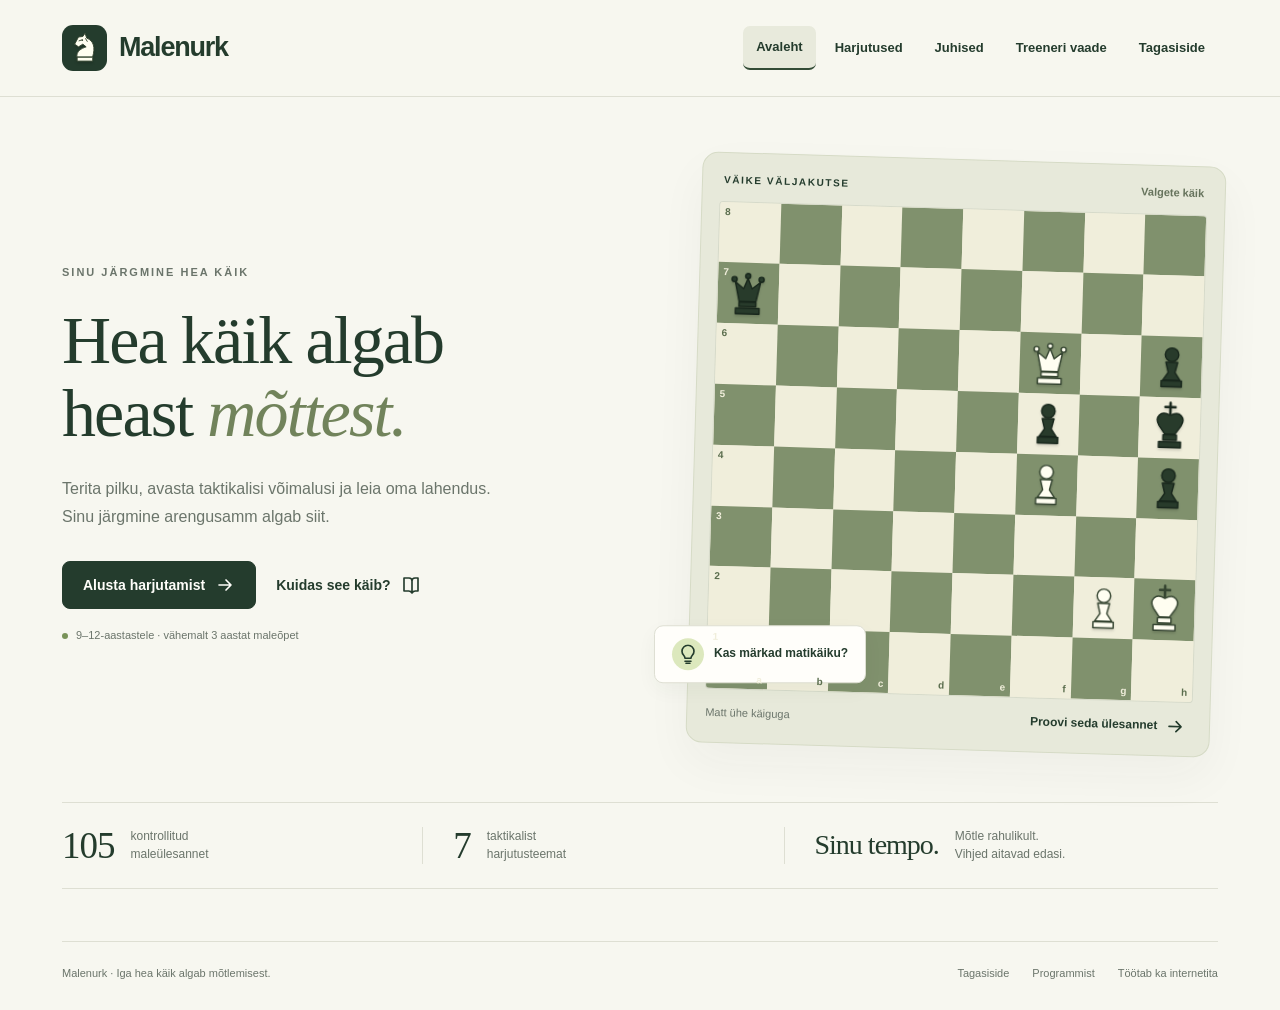
<file: index.html>
<!doctype html>
<html lang="et"><head><meta charset="UTF-8"><meta name="viewport" content="width=device-width,initial-scale=1"><meta name="description" content="Malenurk – eestikeelsed maleharjutused vähemalt kolm aastat malet õppinud 9–12-aastastele. 105 ülesannet, vihjed ja treeneri vaade. Töötab ka internetita."><meta name="theme-color" content="#243c2d"><title>Malenurk – iga käik loeb</title><style>@charset "UTF-8";
:root{--paper:#f7f7f0;--white:#fffefa;--ink:#243c2d;--muted:#6b756b;--line:#dedfd3;--green:#334c36;--lime:#dce8bd;--light:#e8eadc;--square:#f0eedb;--dark:#80916d;--red:#9b493b;--serif:Georgia,'Times New Roman',serif;--sans:'Segoe UI',Arial,sans-serif}
*{box-sizing:border-box}html{scroll-behavior:smooth}body{margin:0;background:var(--paper);color:var(--ink);font:16px/1.6 var(--sans)}button,input,select,textarea{font:inherit}button,a,input,select,textarea{-webkit-tap-highlight-color:transparent}button,a{touch-action:manipulation}button{cursor:pointer}a{color:inherit}button:disabled{cursor:default;opacity:.48}button:focus-visible,a:focus-visible,input:focus-visible,select:focus-visible,textarea:focus-visible{outline:3px solid #9b7b28;outline-offset:4px}button{color:inherit}.hidden{display:none!important}.wrap{max-width:1240px;margin:auto;padding:0 42px}header{border-bottom:1px solid var(--line);background:rgba(247,247,240,.96)}.nav{min-height:96px;display:flex;align-items:center;justify-content:space-between;gap:28px}.brand{display:flex;align-items:center;gap:12px;font-size:27px;font-weight:700;letter-spacing:-1.2px;background:none;border:0;padding:0}.brand-mark{display:grid;place-items:center;width:45px;height:46px;background:var(--ink);border-radius:11px;color:var(--white)}.brand-mark svg{width:35px;height:35px}.navlinks{display:flex;align-items:center;gap:28px}.navlinks button{border:0;background:none;font-size:14px;font-weight:600;padding:12px 0}.navlinks button.active{border-bottom:2px solid var(--green)}.navlinks .nav-coach{border:1px solid var(--line);padding:10px 17px;border-radius:8px;display:flex;align-items:center;gap:8px}.icon{width:20px;height:20px;fill:none;stroke:currentColor;stroke-width:1.65;stroke-linecap:round;stroke-linejoin:round;display:inline-block;vertical-align:middle;flex-shrink:0}.eyebrow{font-size:11px;letter-spacing:2px;text-transform:uppercase;font-weight:700;color:var(--muted)}h1,h2,h3,p{margin:0}h1,h2{font-family:var(--serif);font-weight:400;letter-spacing:-1.9px;line-height:1.08}h1{font-size:68px}h2{font-size:43px}h3{font-size:18px;line-height:1.35;letter-spacing:-.3px}.muted{color:var(--muted)}.hero{display:grid;grid-template-columns:1.06fr 1fr;gap:76px;align-items:center;padding:62px 0 52px}.hero h1{margin:22px 0 24px}.hero h1 em{color:#71835b;font-weight:400}.hero-copy>p{font-size:16px;line-height:1.8;max-width:440px;color:var(--muted)}.hero-actions{display:flex;gap:20px;align-items:center;margin-top:29px}.btn{border:1px solid var(--line);background:var(--white);padding:13px 20px;min-height:48px;border-radius:8px;display:inline-flex;align-items:center;justify-content:center;gap:10px;font-size:14px;font-weight:600;line-height:1.35;text-decoration:none;transition:background .18s,transform .18s}.btn:hover{background:var(--light)}.btn.primary{background:var(--ink);border-color:var(--ink);color:var(--white)}.btn.primary:hover{background:#3e5940}.btn.lime{background:var(--lime);border-color:var(--lime)}.btn.text{background:none;border:0;padding:10px 0}.hero-note{display:flex;gap:8px;align-items:center;margin-top:18px;font-size:11px;color:var(--muted)}.hero-note .dot{width:6px;height:6px;border-radius:50%;background:#799359}.preview{position:relative;padding:18px;background:#e7e9da;border:1px solid #d6dbc6;border-radius:16px;transform:rotate(1.7deg);box-shadow:0 20px 48px #2637230b}.preview-label{display:flex;align-items:center;justify-content:space-between;margin:0 3px 13px;font-size:10px;letter-spacing:1.6px;font-weight:700}.preview-label span:last-child{font-size:11px;letter-spacing:0;color:#66735c}.preview .board-frame{border-radius:3px}.preview-footer{display:flex;align-items:center;justify-content:space-between;gap:10px;margin-top:14px;font-size:12px}.preview-footer>span{font-size:11px;color:var(--muted)}.preview-footer button{background:none;border:0;display:flex;align-items:center;gap:8px;font-size:12px;font-weight:600}.floating-tag{position:absolute;left:-35px;bottom:60px;background:var(--white);padding:12px 17px;border:1px solid var(--line);border-radius:9px;box-shadow:0 7px 20px #243c2d0b;display:flex;align-items:center;gap:10px;font-size:12px;font-weight:600;transform:rotate(-1.7deg)}.floating-tag .round{display:grid;place-items:center;background:var(--lime);width:32px;height:32px;border-radius:50%}.statbar{display:grid;grid-template-columns:1fr 1fr 1.2fr;border-top:1px solid var(--line);border-bottom:1px solid var(--line);padding:24px 0;margin-bottom:52px}.stat{display:flex;align-items:center;gap:16px;padding:0 30px;border-right:1px solid var(--line)}.stat:first-child{padding-left:0}.stat:last-child{border:0}.stat strong{font-family:var(--serif);font-size:37px;font-weight:400;letter-spacing:-1px;line-height:1}.stat:last-child strong{font-size:28px}.stat span{color:var(--muted);font-size:12px;line-height:1.5}.section-head{display:flex;align-items:flex-end;justify-content:space-between;gap:20px;margin-bottom:25px}.section-head h2{margin-top:8px}.section-head p{font-size:13px;max-width:290px;color:var(--muted)}.setup-grid{display:grid;grid-template-columns:1fr 296px;gap:24px;margin-bottom:56px}.setup-card{border:1px solid var(--line);background:var(--white);border-radius:12px;padding:28px}.field-row{display:flex;align-items:center;gap:10px;margin-bottom:14px}.step{border:1px solid #d4d9c7;border-radius:50%;width:23px;height:23px;display:grid;place-items:center;font-size:10px;color:var(--muted)}.field-row h3{font-size:14px;font-weight:600}.field-row .small{margin-left:auto;color:var(--muted);font-size:11px}.segmented{display:flex;gap:8px;flex-wrap:wrap}.choice{border:1px solid var(--line);background:var(--white);border-radius:7px;min-height:43px;padding:9px 17px;display:inline-flex;align-items:center;justify-content:center;gap:8px;font-size:13px}.choice:hover{background:var(--paper)}.choice.selected{border-color:var(--green);background:#eef1e5;box-shadow:inset 0 0 0 1px var(--green)}.choice .icon{width:17px;height:17px}.setup-field+.setup-field{margin-top:25px}.topics{display:flex;gap:8px;flex-wrap:wrap}.topics .choice{font-size:12px;padding:9px 13px;min-height:40px}.setup-bottom{display:flex;align-items:center;justify-content:space-between;gap:15px;border-top:1px solid var(--line);padding-top:22px;margin-top:25px}.setup-bottom p{font-size:12px;color:var(--muted);max-width:290px}.tip-card{background:var(--ink);color:#f2f2e6;border-radius:12px;padding:29px 27px;display:flex;flex-direction:column;position:relative;overflow:hidden}.tip-card>.icon{height:29px;width:29px;margin-bottom:26px;stroke:#dce8bd}.tip-card h3{font-family:var(--serif);font-size:30px;font-weight:400;line-height:1.15;letter-spacing:-.8px}.tip-card p{font-size:12px;color:#bbc9b5;margin-top:16px}.tip-list{display:grid;gap:15px;margin-top:25px}.tip-list div{display:flex;gap:12px;align-items:center;font-size:12px}.tip-list span{border:1px solid #6a7c62;border-radius:50%;height:24px;width:24px;display:grid;place-items:center;font-size:10px;color:var(--lime)}.tip-card .tip-end{margin-top:auto;padding-top:26px;font-size:10px;letter-spacing:1px;color:#bbc9b5}.footer{display:flex;align-items:center;justify-content:space-between;gap:20px;border-top:1px solid var(--line);padding:23px 0 27px;font-size:11px;color:var(--muted)}.footer-links{display:flex;gap:23px}.footer button{border:0;background:none;padding:0;color:var(--muted);font-size:11px}.board-frame{padding:0;background:var(--square);box-shadow:0 0 0 1px #30422c17;overflow:hidden}.board{display:grid;grid-template-columns:repeat(8,1fr);aspect-ratio:1;user-select:none;touch-action:manipulation;width:100%}.square{position:relative;border:0;border-radius:0;padding:0;background:var(--square);aspect-ratio:1;display:grid;place-items:center;min-width:0;touch-action:manipulation}.square.dark{background:var(--dark)}.square.last{box-shadow:inset 0 0 0 100px #dadb5650}.square.selected{box-shadow:inset 0 0 0 100px #d4d745a6}.square.legal:after{content:'';width:22%;height:22%;border-radius:50%;background:#263c2860;position:absolute}.square.legal.occupied:after{background:transparent;width:88%;height:88%;border:4px solid #304d3477}.piece{width:89%;height:89%;max-height:100%;filter:drop-shadow(0 2px 1px #0002);pointer-events:none;position:relative;z-index:1}.piece.w{--fill:#fffef1;--stroke:#354531}.piece.b{--fill:#283b2b;--stroke:#18271c}.square .coord{position:absolute;font-size:10px;line-height:1;color:#5b6e4e;font-weight:600;z-index:2;pointer-events:none}.square.dark .coord{color:#f0eedb}.coord.rank{top:5px;left:5px}.coord.file{bottom:4px;right:5px}.square:focus-visible{outline:3px solid #ceb232;outline-offset:-3px;z-index:2}.preview .square{pointer-events:none}.exercise{padding:33px 0 48px}.exercise-top{display:flex;align-items:center;justify-content:space-between;gap:20px;margin-bottom:24px}.back{border:0;background:none;padding:0;font-size:12px;display:flex;align-items:center;gap:7px}.session-progress{width:260px;font-size:12px}.session-progress>div:first-child{display:flex;justify-content:space-between;margin-bottom:7px}.track{height:5px;background:#dce0d1;border-radius:10px;overflow:hidden}.track span{display:block;height:100%;background:var(--green);transition:width .3s}.play-grid{display:grid;grid-template-columns:minmax(0,600px) minmax(280px,1fr);gap:42px;align-items:start}.board-shell{padding:15px;background:#e8eadc;border:1px solid #d6dbc6;border-radius:12px}.player{font-size:12px;display:flex;align-items:center;justify-content:space-between;margin:0 0 11px;line-height:1.3}.player.bottom{margin:12px 0 0}.player>span{display:flex;align-items:center;gap:7px}.player-dot{height:13px;width:13px;background:#283b2b;border:1px solid #283b2b;border-radius:50%}.player-dot.white{background:#fffef1}.board-tools{display:flex;align-items:center;justify-content:space-between;font-size:11px;color:var(--muted);padding:12px 2px}.board-tools button{border:0;background:none;font-size:11px;display:flex;gap:6px;align-items:center;padding:4px}.task-panel{padding-top:6px}.task-badges{display:flex;gap:7px;margin-bottom:19px;flex-wrap:wrap}.badge{display:inline-flex;align-items:center;gap:6px;padding:4px 9px;font-size:10px;border:1px solid #d4dbc8;border-radius:5px;background:#eef1e5}.badge.level{background:transparent;color:var(--muted)}.task-panel h1{font-size:40px;line-height:1.15;letter-spacing:-1.2px;margin-bottom:16px}.task-question{font-size:15px;line-height:1.65;margin-bottom:20px}.turn{display:flex;align-items:center;gap:9px;font-size:12px;margin-bottom:20px}.turn-dot{height:9px;width:9px;background:var(--green);border-radius:50%}.feedback{font-size:13px;border:1px solid var(--line);background:var(--white);border-radius:8px;padding:14px 16px;margin:17px 0;min-height:67px;line-height:1.6}.feedback.wrong{border-color:#d8b5a8;background:#faf1e9;color:#864638}.feedback.good{border-color:#a8bb8a;background:#edf2e2}.task-actions{display:flex;gap:8px;flex-wrap:wrap}.task-actions .btn{font-size:12px;padding:12px 13px;flex:1}.hint-list{display:grid;gap:9px;margin-top:15px}.hint{padding:13px 15px;font-size:12px;border-left:3px solid #a7ba79;background:#edf0e2;border-radius:0 7px 7px 0}.hint strong{display:block;font-size:10px;text-transform:uppercase;letter-spacing:1px;margin-bottom:3px}.solution-box{border-top:1px solid var(--line);margin-top:21px;padding-top:20px}.solution-box h3{font-size:14px;margin-bottom:7px}.solution-box p{font-size:13px;line-height:1.8}.solution-line{font-weight:600;letter-spacing:.3px;padding:9px 0;color:#3c5534}.solution-meta{font-size:11px!important;color:var(--muted);margin-top:13px}.next-btn{width:100%;margin-top:19px}.session-dots{display:flex;gap:6px;flex-wrap:wrap;margin-top:27px}.session-dot{display:grid;place-items:center;height:25px;min-width:25px;padding:0 4px;border:1px solid #d5dacb;border-radius:5px;font-size:10px;color:var(--muted)}.session-dot.current{border-color:var(--green);background:#e6ebd7;color:var(--green)}.session-dot.ok{background:var(--green);color:white;border-color:var(--green)}.session-dot.revealed{background:#e7dacc;color:#705d44}.help-note{font-size:11px;color:var(--muted);margin-top:15px}.page{padding:45px 0 60px}.page-intro{margin:15px 0 30px;color:var(--muted);max-width:680px;font-size:14px}.filters{display:flex;gap:15px;flex-wrap:wrap;margin:25px 0}.filters label{font-size:11px;color:var(--muted);display:grid;gap:5px}.filters select{background:var(--white);border:1px solid var(--line);border-radius:6px;padding:10px 34px 10px 12px;font-size:13px;color:var(--ink);min-height:44px}.coach-tools{display:flex;justify-content:space-between;align-items:center;gap:15px;flex-wrap:wrap}.coach-tools .btn{font-size:12px}.puzzle-list{display:grid;gap:12px}.puzzle-entry{background:var(--white);border:1px solid var(--line);border-radius:9px;overflow:hidden}.puzzle-entry summary{padding:18px 22px;cursor:pointer;display:flex;align-items:center;gap:14px;list-style:none;font-size:14px}.puzzle-entry summary:after{content:'+';margin-left:auto;color:var(--muted);font-size:20px}.puzzle-entry[open] summary:after{content:'−'}.entry-id{font-size:10px;color:var(--muted);min-width:36px}.entry-name{font-weight:600;flex:1}.entry-details{border-top:1px solid var(--line);padding:20px 22px;display:grid;grid-template-columns:190px 1fr;gap:25px;font-size:12px}.entry-copy p{margin:8px 0}.entry-copy .btn{font-size:11px;margin-top:9px;min-height:42px}.entry-copy code{word-break:break-all;color:var(--muted);font-size:10px}.entry-copy ul{padding-left:18px}.results-hero{text-align:center;margin:14px auto 29px;max-width:650px}.result-symbol{display:grid;place-items:center;background:var(--lime);height:60px;width:60px;border-radius:50%;margin:0 auto 18px}.result-symbol .icon{width:29px;height:29px}.results-hero h1{font-size:51px}.results-hero p{margin-top:16px;color:var(--muted);font-size:14px}.result-stats{display:grid;grid-template-columns:repeat(4,1fr);border:1px solid var(--line);border-radius:10px;background:var(--white);padding:25px;margin:0 auto 27px;max-width:850px}.result-stats>div{text-align:center;border-right:1px solid var(--line)}.result-stats>div:last-child{border:0}.result-stats strong{display:block;font-family:var(--serif);font-size:39px;font-weight:400;line-height:1.2}.result-stats span{font-size:11px;color:var(--muted)}.results-detail{max-width:850px;margin:auto;display:grid;grid-template-columns:1fr 1fr;gap:20px}.result-card{padding:23px;border:1px solid var(--line);background:var(--white);border-radius:10px}.result-card h3{font-size:15px;margin-bottom:13px}.result-card p{font-size:12px;line-height:1.8}.topic-result{display:flex;align-items:center;justify-content:space-between;gap:12px;font-size:12px;margin:13px 0}.result-actions{max-width:850px;margin:24px auto;display:flex;gap:10px;justify-content:center;flex-wrap:wrap}.result-actions .btn{font-size:12px}.result-history{max-width:850px;margin:27px auto 0}.result-history summary{font-size:13px;cursor:pointer}.history-row{padding:10px 0;border-bottom:1px solid var(--line);display:flex;justify-content:space-between;gap:12px;font-size:12px}.form-card{max-width:850px;background:var(--white);border:1px solid var(--line);padding:28px;border-radius:12px}.form-card fieldset{border:0;padding:17px 0;margin:0;border-bottom:1px solid var(--line)}.form-card legend{float:left;width:100%;font-size:13px;font-weight:600;margin-bottom:12px}.rating{display:flex;gap:10px;clear:both}.rating label{position:relative}.rating input{position:absolute;opacity:0}.rating span{display:grid;place-items:center;min-width:43px;height:43px;border:1px solid var(--line);border-radius:6px;font-size:13px;cursor:pointer}.rating input:checked+span{background:var(--green);border-color:var(--green);color:white}.rating input:focus-visible+span{outline:3px solid #9b7b28;outline-offset:2px}.scale-label{font-size:11px;color:var(--muted);margin-bottom:10px}.text-field{display:grid;gap:8px;margin-top:22px;font-size:13px}.text-field input,.text-field textarea{border:1px solid #cbd1c0;background:var(--white);border-radius:6px;padding:11px;max-width:100%;color:var(--ink)}textarea{resize:vertical}.form-actions{display:flex;gap:10px;flex-wrap:wrap;margin-top:25px}.form-status{font-size:12px;margin-top:14px}.assessment-tip{background:#e9eddc;padding:15px 18px;border-radius:8px;margin:0 0 24px;font-size:12px;max-width:850px}dialog{border:1px solid var(--line);border-radius:14px;background:var(--white);color:var(--ink);max-width:570px;width:calc(100% - 32px);padding:31px;max-height:85vh;overflow:auto;box-shadow:0 20px 80px #14201933}dialog::backdrop{background:#1a2b246b;backdrop-filter:blur(3px)}dialog h2{font-size:33px;margin-bottom:18px;letter-spacing:-1px}dialog p,dialog li{font-size:13px;line-height:1.8}dialog ol{padding-left:20px}dialog .close{float:right;border:0;background:none;font-size:23px;line-height:1;padding:0 0 10px 12px}dialog .dialog-foot{margin-top:20px;font-size:11px;color:var(--muted)}.promotion-options{display:flex;gap:10px}.promotion-options button{flex:1;padding:10px 5px;background:var(--paper);border:1px solid var(--line);border-radius:8px;font-size:11px;display:grid;place-items:center}.promotion-options .piece{width:57px;height:57px}.promotion-title{font-size:13px;margin-bottom:15px}.leave-actions{display:flex;gap:10px;margin-top:22px}.sr-only{position:absolute;width:1px;height:1px;padding:0;margin:-1px;overflow:hidden;clip:rect(0,0,0,0);white-space:nowrap;border:0}@media(min-width:1400px){.hero{gap:100px}.hero h1{font-size:73px}}@media(max-width:1000px){.wrap{padding:0 28px}.hero{gap:45px;padding-top:45px}h1{font-size:53px}.floating-tag{left:-20px;bottom:52px}.navlinks{gap:20px}.setup-grid{grid-template-columns:1fr 250px}.setup-card{padding:23px}.tip-card{padding:26px 23px}.stat{padding:0 22px}.play-grid{gap:25px;grid-template-columns:minmax(0,1.2fr) minmax(270px,1fr)}.task-panel h1{font-size:34px}.task-actions .btn{padding:11px 9px}.task-question{font-size:14px}}@media(max-width:760px){.wrap{padding:0 22px}.nav{min-height:79px;gap:15px}.brand{font-size:24px}.brand-mark{width:38px;height:39px}.navlinks{gap:15px}.navlinks button{font-size:12px}.navlinks .nav-coach{padding:8px 10px}.navlinks .nav-coach .icon{display:none}.navlinks .nav-home{display:none}.hero{gap:35px;grid-template-columns:1fr 1fr;padding:42px 0}.hero h1{font-size:44px;letter-spacing:-1.3px;margin:17px 0}.hero-copy>p{font-size:13px;line-height:1.7}.eyebrow{font-size:9px;letter-spacing:1.4px}.hero-actions{flex-direction:column;align-items:flex-start;gap:7px;margin-top:20px}.hero-actions .btn{font-size:12px;padding:12px 15px}.hero-note{font-size:10px}.preview{padding:11px}.preview-label{font-size:8px;letter-spacing:.8px;margin-bottom:9px}.preview-label span:last-child{font-size:9px}.preview-footer{margin-top:8px}.preview-footer>span{display:none}.floating-tag{left:-22px;bottom:42px;font-size:10px;padding:9px 12px}.floating-tag .round{height:25px;width:25px}.statbar{padding:20px 0;margin-bottom:37px;grid-template-columns:.8fr .75fr 1.1fr}.stat{padding:0 15px;gap:10px}.stat strong{font-size:29px}.stat:last-child strong{font-size:22px}.stat span{font-size:10px}.setup-grid{grid-template-columns:1fr 230px;gap:16px;margin-bottom:38px}.setup-card{padding:20px}.setup-bottom{align-items:flex-start;flex-direction:column}.tip-card{padding:24px 20px}.tip-card h3{font-size:26px}.tip-list div{font-size:11px}.section-head h2{font-size:34px}.section-head p{max-width:230px;font-size:12px}.choice{font-size:12px;padding:8px 13px}.topics .choice{font-size:11px}.field-row .small{display:none}.play-grid{grid-template-columns:minmax(0,1fr) 270px;gap:20px}.task-panel h1{font-size:29px}.board-shell{padding:10px}.task-badges{margin-bottom:12px}.task-question{font-size:13px}.task-actions{display:grid;grid-template-columns:1fr}.feedback{font-size:12px;padding:11px;min-height:0}.turn{margin-bottom:10px}.solution-box p{font-size:12px}.square .coord{font-size:8px}.footer{font-size:10px}.footer-links{gap:15px}.footer button{font-size:10px}.session-progress{width:190px}.entry-details{grid-template-columns:150px 1fr}.puzzle-entry summary{padding:14px;gap:8px;font-size:12px}.puzzle-entry summary .badge{font-size:9px}.entry-id{min-width:30px}.result-stats{padding:20px 10px}.result-stats span{font-size:10px}}@media(max-width:620px){.wrap{padding:0 20px}.hero{grid-template-columns:1fr;gap:32px;padding:36px 0}.hero-copy>p{max-width:470px;font-size:14px}.hero h1{font-size:54px}.hero-actions{flex-direction:row;align-items:center;gap:22px}.hero-note{margin-top:14px}.preview{width:min(370px,93%);margin:5px auto 8px;padding:13px}.floating-tag{left:-16px}.hero .eyebrow{font-size:10px}.statbar{grid-template-columns:1fr 1fr 1.3fr;gap:0}.stat{flex-direction:column;align-items:flex-start;gap:8px;padding:0 12px}.stat:first-child{padding-left:0}.stat:last-child strong{font-size:22px;white-space:nowrap}.stat span{font-size:10px}.section-head{align-items:flex-start;flex-direction:column;gap:10px}.section-head p{max-width:100%}.setup-grid{grid-template-columns:1fr}.tip-card{display:none}.setup-bottom{flex-direction:row;align-items:center}.setup-bottom .btn{flex-shrink:0;font-size:12px;padding:12px 15px}.setup-bottom p{font-size:10px}.setup-field+.setup-field{margin-top:23px}.footer{align-items:flex-start;flex-direction:column;gap:12px}.navlinks button{font-size:11px}.navlinks{gap:13px}.brand{font-size:22px;gap:9px}.navlinks .nav-coach{padding:8px}.brand-mark{width:35px;height:36px}.nav-coach .coach-word{display:none}.exercise{padding-top:22px}.exercise-top{gap:12px}.session-progress{width:160px;font-size:11px}.back{font-size:11px}.play-grid{display:flex;flex-direction:column;gap:15px}.board-column,.task-panel{width:100%}.board-column{max-width:510px;margin:auto}.task-panel{padding-top:5px}.task-panel h1{font-size:34px}.task-badges{margin-bottom:12px}.task-question{font-size:14px;margin-bottom:12px}.task-actions{display:flex}.task-actions .btn{font-size:12px;padding:12px}.board-tools{padding:6px 2px}.board-tools>span{font-size:10px}.feedback{font-size:13px}.solution-box p{font-size:13px}.session-dots{margin-top:20px}.page{padding-top:29px}.page>h1{font-size:43px}.page-intro{font-size:13px}.coach-tools{gap:5px}.filters{gap:10px;margin:15px 0}.filters select{max-width:190px;font-size:12px;padding:10px}.puzzle-entry summary{flex-wrap:wrap;gap:7px}.entry-name{min-width:140px}.puzzle-entry summary .badge{font-size:9px}.puzzle-entry summary:after{display:none}.entry-details{grid-template-columns:1fr;padding:18px}.entry-details .board-frame{max-width:240px}.result-stats{grid-template-columns:1fr 1fr;row-gap:20px}.result-stats>div:nth-child(2){border:0}.result-stats strong{font-size:37px}.results-detail{grid-template-columns:1fr;gap:13px}.results-hero h1{font-size:40px}.result-actions{flex-direction:column}.form-card{padding:20px}.form-card legend{font-size:12px}.text-field{font-size:12px}.form-actions .btn{font-size:12px}.form-card fieldset{padding:16px 0}.promotion-options{gap:6px}.promotion-options .piece{width:48px;height:48px}dialog{padding:23px}.history-row{font-size:11px}}@media(prefers-reduced-motion:reduce){*{scroll-behavior:auto!important;transition:none!important}}

/* Versioon 1.1: eraldi menüüvaated, treenerilukk ja avalik tagasiside. */
.nav{gap:24px}.navlinks{gap:6px}.navlinks button{min-height:44px;padding:10px 13px;border-radius:7px;font-size:13px;white-space:nowrap}.navlinks button.active{background:var(--light);border-bottom:2px solid var(--green)}.navlinks button:hover{background:var(--light)}
.exercise-selection .section-head{margin-bottom:30px}.selection-intro{margin-top:14px;color:var(--muted);font-size:17px}.exercise-selection .setup-grid{margin-top:0}.exercise-selection .section-head>div{flex:1}
.instruction-grid{display:grid;grid-template-columns:repeat(2,minmax(0,1fr));gap:20px;margin-bottom:25px}.instruction-card{padding:28px;border:1px solid var(--line);background:var(--white);border-radius:12px}.instruction-card .step{margin-bottom:18px}.instruction-card h2,.notation-card h2,.feedback-delivery h2{font:600 19px/1.35 var(--sans);letter-spacing:-.3px;margin-bottom:12px}.instruction-card p,.notation-card p{font-size:14px;color:var(--muted);line-height:1.8}.notation-card{padding:28px;background:var(--light);border-radius:12px;margin-bottom:25px}.notation-card dl{display:flex;gap:20px;flex-wrap:wrap;margin:20px 0}.notation-card dl div{display:flex;align-items:center;gap:8px}.notation-card dt{font-weight:700;display:grid;place-items:center;background:var(--white);border-radius:5px;width:32px;height:32px}.notation-card dd{margin:0;font-size:13px}.instructions-page>.btn{margin-top:22px}
.login-page{min-height:65vh;display:grid;place-items:center;padding-top:50px;padding-bottom:50px}.login-card{width:100%;max-width:520px;padding:42px;border:1px solid var(--line);background:var(--white);border-radius:16px}.login-symbol{display:grid;place-items:center;background:var(--lime);width:52px;height:52px;border-radius:14px;margin-bottom:22px}.login-symbol .icon{width:27px;height:27px}.login-card h1{font-size:40px;letter-spacing:-1.4px;margin:14px 0 18px}.login-card>p{color:var(--muted);font-size:14px}.login-card .text-field{margin-top:25px}.login-card .btn.primary{width:100%}.login-card>.btn.text{margin-top:20px}.login-card .form-status{color:var(--red);margin:10px 0;min-height:24px}.coach-heading{display:flex;justify-content:space-between;gap:16px;align-items:center;margin-bottom:18px}.coach-heading .btn{font-size:12px}
.feedback-page{max-width:870px;margin:auto}.feedback-page .page-intro{margin-bottom:10px;max-width:720px}.feedback-instruction{font-weight:600;font-size:14px;margin-bottom:12px}.feedback-audience{font-size:13px;color:var(--muted);margin-bottom:24px}.contact-card{padding:22px 26px;border:1px solid #cbd5bc;background:var(--light);border-radius:10px;margin-bottom:22px;font-size:14px}.contact-card p+p{margin-top:5px}.contact-card a,.feedback-delivery a{overflow-wrap:anywhere;text-underline-offset:3px}.feedback-page .form-card{max-width:none}.author-field{margin-top:0;margin-bottom:24px}.feedback-page textarea{min-height:125px;resize:vertical}.feedback-page fieldset{scroll-margin-top:30px}.feedback-page .text-field{scroll-margin-top:30px}.feedback-page .form-actions{flex-wrap:wrap}.feedback-delivery{margin-top:30px;padding:24px;background:var(--paper);border:1px solid var(--line);border-radius:10px}.feedback-delivery p{font-size:13px;color:var(--muted);line-height:1.8}.feedback-delivery p+p{margin-top:10px}.mail-fallback{display:inline-block;margin-top:14px;font-size:13px;text-underline-offset:4px}.form-status.error{color:var(--red);font-weight:600}[aria-invalid="true"]{outline:2px solid var(--red);outline-offset:3px}.form-status:not(:empty){padding-top:10px}
@media(max-width:1050px){.nav{flex-wrap:wrap;padding-top:19px;padding-bottom:17px;gap:14px}.navlinks{width:100%;justify-content:space-between}.navlinks button{flex:1}.login-page{padding-top:35px}.hero{padding-top:45px}}
@media(max-width:620px){.navlinks{display:grid;grid-template-columns:repeat(3,minmax(0,1fr));gap:5px}.navlinks button{white-space:normal;padding:9px 5px;font-size:12px;line-height:1.3}.instruction-grid{grid-template-columns:1fr;gap:14px}.instruction-card,.notation-card{padding:22px}.login-card{padding:26px}.login-card h1{font-size:34px}.coach-heading{align-items:flex-start;flex-direction:column}.feedback-page .form-actions{align-items:stretch;flex-direction:column}.contact-card{padding:18px}.feedback-delivery{padding:18px}.feedback-page .rating{gap:9px}.feedback-page .rating label{flex:1}.feedback-page .rating label>span:first-of-type{width:100%;max-width:50px}.exercise-selection .setup-bottom{align-items:flex-start;flex-direction:column}.exercise-selection .setup-bottom .btn{width:100%}.selection-intro{font-size:15px}.instruction-card h2{font-size:18px}}

.question-error{font-size:13px;color:var(--red);font-weight:600;margin-top:10px}

/* Tagasiside kinnitamine ja eraldi allalaadimised. */
.feedback-saved{margin-top:18px;padding:20px;background:var(--lime);border:1px solid #cbd5bc;border-radius:10px;font-size:14px}.feedback-saved .form-actions{margin-top:15px}.feedback-dirty{margin-top:14px;font-size:13px;font-weight:600;color:var(--muted)}
</style></head><body>
<div id="app"></div><noscript><p>Malenurk vajab JavaScripti. Luba see brauseri seadetes ja ava fail uuesti.</p></noscript>
<dialog id="modal" aria-label="Malenurga juhised"><div id="modal-content"></div></dialog>
<dialog id="promotion" aria-label="Etturi muundamine"><div id="promotion-content"></div></dialog>
<dialog id="leave" aria-labelledby="leave-title"><h2 id="leave-title">Lõpetad selle harjutuskorra?</h2><p>Pooleliolev harjutuskord ja selle tulemused lähevad kaotsi. Võid ka lauale tagasi minna ning jätkata.</p><div class="leave-actions"><button class="btn primary" data-action="leave-stay">Jätka harjutamist</button><button class="btn" data-action="leave-confirm">Lõpeta harjutuskord</button></div></dialog>
<!-- chess.js 1.4.0 is bundled locally for move validation; no runtime network requests.
Copyright (c) 2025, Jeff Hlywa (jhlywa@gmail.com)
All rights reserved.

Redistribution and use in source and binary forms, with or without
modification, are permitted provided that the following conditions are met:

1. Redistributions of source code must retain the above copyright notice,
   this list of conditions and the following disclaimer.
2. Redistributions in binary form must reproduce the above copyright notice,
   this list of conditions and the following disclaimer in the documentation
   and/or other materials provided with the distribution.

THIS SOFTWARE IS PROVIDED BY THE COPYRIGHT HOLDERS AND CONTRIBUTORS "AS IS"
AND ANY EXPRESS OR IMPLIED WARRANTIES, INCLUDING, BUT NOT LIMITED TO, THE
IMPLIED WARRANTIES OF MERCHANTABILITY AND FITNESS FOR A PARTICULAR PURPOSE
ARE DISCLAIMED. IN NO EVENT SHALL THE COPYRIGHT OWNER OR CONTRIBUTORS BE
LIABLE FOR ANY DIRECT, INDIRECT, INCIDENTAL, SPECIAL, EXEMPLARY, OR
CONSEQUENTIAL DAMAGES (INCLUDING, BUT NOT LIMITED TO, PROCUREMENT OF
SUBSTITUTE GOODS OR SERVICES; LOSS OF USE, DATA, OR PROFITS; OR BUSINESS
INTERRUPTION) HOWEVER CAUSED AND ON ANY THEORY OF LIABILITY, WHETHER IN
CONTRACT, STRICT LIABILITY, OR TORT (INCLUDING NEGLIGENCE OR OTHERWISE)
ARISING IN ANY WAY OUT OF THE USE OF THIS SOFTWARE, EVEN IF ADVISED OF THE
POSSIBILITY OF SUCH DAMAGE.

-->
<script>
(function(){const exports={};
'use strict';

// @generated by Peggy 4.2.0.
//
// https://peggyjs.org/



  function rootNode(comment) {
  	return comment !== null ? { comment, variations: [] } : { variations: []}
  }

  function node(move, suffix, nag, comment, variations) {
  	const node = { move, variations };

    if (suffix) {
    	node.suffix = suffix;
    }

    if (nag) {
    	node.nag = nag;
    }

    if (comment !== null) {
    	node.comment = comment;
    }

    return node
  }

  function lineToTree(...nodes) {
  	const [root, ...rest] = nodes;

    let parent = root;

    for (const child of rest) {
    	if (child !== null) {
        	parent.variations = [child, ...child.variations];
            child.variations = [];
            parent = child;
        }
    }

  	return root
  }

  function pgn(headers, game) {
  	if (game.marker && game.marker.comment) {
    	let node = game.root;
        while (true) {
        	const next = node.variations[0];
            if (!next) {
            	node.comment = game.marker.comment;
            	break
            }
            node = next;
        }
    }

  	return {
    	headers,
        root: game.root,
        result: (game.marker && game.marker.result) ?? undefined
    }
  }

function peg$subclass(child, parent) {
  function C() { this.constructor = child; }
  C.prototype = parent.prototype;
  child.prototype = new C();
}

function peg$SyntaxError(message, expected, found, location) {
  var self = Error.call(this, message);
  // istanbul ignore next Check is a necessary evil to support older environments
  if (Object.setPrototypeOf) {
    Object.setPrototypeOf(self, peg$SyntaxError.prototype);
  }
  self.expected = expected;
  self.found = found;
  self.location = location;
  self.name = "SyntaxError";
  return self;
}

peg$subclass(peg$SyntaxError, Error);

function peg$padEnd(str, targetLength, padString) {
  padString = padString || " ";
  if (str.length > targetLength) { return str; }
  targetLength -= str.length;
  padString += padString.repeat(targetLength);
  return str + padString.slice(0, targetLength);
}

peg$SyntaxError.prototype.format = function(sources) {
  var str = "Error: " + this.message;
  if (this.location) {
    var src = null;
    var k;
    for (k = 0; k < sources.length; k++) {
      if (sources[k].source === this.location.source) {
        src = sources[k].text.split(/\r\n|\n|\r/g);
        break;
      }
    }
    var s = this.location.start;
    var offset_s = (this.location.source && (typeof this.location.source.offset === "function"))
      ? this.location.source.offset(s)
      : s;
    var loc = this.location.source + ":" + offset_s.line + ":" + offset_s.column;
    if (src) {
      var e = this.location.end;
      var filler = peg$padEnd("", offset_s.line.toString().length, ' ');
      var line = src[s.line - 1];
      var last = s.line === e.line ? e.column : line.length + 1;
      var hatLen = (last - s.column) || 1;
      str += "\n --> " + loc + "\n"
          + filler + " |\n"
          + offset_s.line + " | " + line + "\n"
          + filler + " | " + peg$padEnd("", s.column - 1, ' ')
          + peg$padEnd("", hatLen, "^");
    } else {
      str += "\n at " + loc;
    }
  }
  return str;
};

peg$SyntaxError.buildMessage = function(expected, found) {
  var DESCRIBE_EXPECTATION_FNS = {
    literal: function(expectation) {
      return "\"" + literalEscape(expectation.text) + "\"";
    },

    class: function(expectation) {
      var escapedParts = expectation.parts.map(function(part) {
        return Array.isArray(part)
          ? classEscape(part[0]) + "-" + classEscape(part[1])
          : classEscape(part);
      });

      return "[" + (expectation.inverted ? "^" : "") + escapedParts.join("") + "]";
    },

    any: function() {
      return "any character";
    },

    end: function() {
      return "end of input";
    },

    other: function(expectation) {
      return expectation.description;
    }
  };

  function hex(ch) {
    return ch.charCodeAt(0).toString(16).toUpperCase();
  }

  function literalEscape(s) {
    return s
      .replace(/\\/g, "\\\\")
      .replace(/"/g,  "\\\"")
      .replace(/\0/g, "\\0")
      .replace(/\t/g, "\\t")
      .replace(/\n/g, "\\n")
      .replace(/\r/g, "\\r")
      .replace(/[\x00-\x0F]/g,          function(ch) { return "\\x0" + hex(ch); })
      .replace(/[\x10-\x1F\x7F-\x9F]/g, function(ch) { return "\\x"  + hex(ch); });
  }

  function classEscape(s) {
    return s
      .replace(/\\/g, "\\\\")
      .replace(/\]/g, "\\]")
      .replace(/\^/g, "\\^")
      .replace(/-/g,  "\\-")
      .replace(/\0/g, "\\0")
      .replace(/\t/g, "\\t")
      .replace(/\n/g, "\\n")
      .replace(/\r/g, "\\r")
      .replace(/[\x00-\x0F]/g,          function(ch) { return "\\x0" + hex(ch); })
      .replace(/[\x10-\x1F\x7F-\x9F]/g, function(ch) { return "\\x"  + hex(ch); });
  }

  function describeExpectation(expectation) {
    return DESCRIBE_EXPECTATION_FNS[expectation.type](expectation);
  }

  function describeExpected(expected) {
    var descriptions = expected.map(describeExpectation);
    var i, j;

    descriptions.sort();

    if (descriptions.length > 0) {
      for (i = 1, j = 1; i < descriptions.length; i++) {
        if (descriptions[i - 1] !== descriptions[i]) {
          descriptions[j] = descriptions[i];
          j++;
        }
      }
      descriptions.length = j;
    }

    switch (descriptions.length) {
      case 1:
        return descriptions[0];

      case 2:
        return descriptions[0] + " or " + descriptions[1];

      default:
        return descriptions.slice(0, -1).join(", ")
          + ", or "
          + descriptions[descriptions.length - 1];
    }
  }

  function describeFound(found) {
    return found ? "\"" + literalEscape(found) + "\"" : "end of input";
  }

  return "Expected " + describeExpected(expected) + " but " + describeFound(found) + " found.";
};

function peg$parse(input, options) {
  options = options !== undefined ? options : {};

  var peg$FAILED = {};
  var peg$source = options.grammarSource;

  var peg$startRuleFunctions = { pgn: peg$parsepgn };
  var peg$startRuleFunction = peg$parsepgn;

  var peg$c0 = "[";
  var peg$c1 = "\"";
  var peg$c2 = "]";
  var peg$c3 = ".";
  var peg$c4 = "O-O-O";
  var peg$c5 = "O-O";
  var peg$c6 = "0-0-0";
  var peg$c7 = "0-0";
  var peg$c8 = "$";
  var peg$c9 = "{";
  var peg$c10 = "}";
  var peg$c11 = ";";
  var peg$c12 = "(";
  var peg$c13 = ")";
  var peg$c14 = "1-0";
  var peg$c15 = "0-1";
  var peg$c16 = "1/2-1/2";
  var peg$c17 = "*";

  var peg$r0 = /^[a-zA-Z]/;
  var peg$r1 = /^[^"]/;
  var peg$r2 = /^[0-9]/;
  var peg$r3 = /^[.]/;
  var peg$r4 = /^[a-zA-Z1-8\-=]/;
  var peg$r5 = /^[+#]/;
  var peg$r6 = /^[!?]/;
  var peg$r7 = /^[^}]/;
  var peg$r8 = /^[^\r\n]/;
  var peg$r9 = /^[ \t\r\n]/;

  var peg$e0 = peg$otherExpectation("tag pair");
  var peg$e1 = peg$literalExpectation("[", false);
  var peg$e2 = peg$literalExpectation("\"", false);
  var peg$e3 = peg$literalExpectation("]", false);
  var peg$e4 = peg$otherExpectation("tag name");
  var peg$e5 = peg$classExpectation([["a", "z"], ["A", "Z"]], false, false);
  var peg$e6 = peg$otherExpectation("tag value");
  var peg$e7 = peg$classExpectation(["\""], true, false);
  var peg$e8 = peg$otherExpectation("move number");
  var peg$e9 = peg$classExpectation([["0", "9"]], false, false);
  var peg$e10 = peg$literalExpectation(".", false);
  var peg$e11 = peg$classExpectation(["."], false, false);
  var peg$e12 = peg$otherExpectation("standard algebraic notation");
  var peg$e13 = peg$literalExpectation("O-O-O", false);
  var peg$e14 = peg$literalExpectation("O-O", false);
  var peg$e15 = peg$literalExpectation("0-0-0", false);
  var peg$e16 = peg$literalExpectation("0-0", false);
  var peg$e17 = peg$classExpectation([["a", "z"], ["A", "Z"], ["1", "8"], "-", "="], false, false);
  var peg$e18 = peg$classExpectation(["+", "#"], false, false);
  var peg$e19 = peg$otherExpectation("suffix annotation");
  var peg$e20 = peg$classExpectation(["!", "?"], false, false);
  var peg$e21 = peg$otherExpectation("NAG");
  var peg$e22 = peg$literalExpectation("$", false);
  var peg$e23 = peg$otherExpectation("brace comment");
  var peg$e24 = peg$literalExpectation("{", false);
  var peg$e25 = peg$classExpectation(["}"], true, false);
  var peg$e26 = peg$literalExpectation("}", false);
  var peg$e27 = peg$otherExpectation("rest of line comment");
  var peg$e28 = peg$literalExpectation(";", false);
  var peg$e29 = peg$classExpectation(["\r", "\n"], true, false);
  var peg$e30 = peg$otherExpectation("variation");
  var peg$e31 = peg$literalExpectation("(", false);
  var peg$e32 = peg$literalExpectation(")", false);
  var peg$e33 = peg$otherExpectation("game termination marker");
  var peg$e34 = peg$literalExpectation("1-0", false);
  var peg$e35 = peg$literalExpectation("0-1", false);
  var peg$e36 = peg$literalExpectation("1/2-1/2", false);
  var peg$e37 = peg$literalExpectation("*", false);
  var peg$e38 = peg$otherExpectation("whitespace");
  var peg$e39 = peg$classExpectation([" ", "\t", "\r", "\n"], false, false);

  var peg$f0 = function(headers, game) { return pgn(headers, game) };
  var peg$f1 = function(tagPairs) { return Object.fromEntries(tagPairs) };
  var peg$f2 = function(tagName, tagValue) { return [tagName, tagValue] };
  var peg$f3 = function(root, marker) { return { root, marker} };
  var peg$f4 = function(comment, moves) { return lineToTree(rootNode(comment), ...moves.flat()) };
  var peg$f5 = function(san, suffix, nag, comment, variations) { return node(san, suffix, nag, comment, variations) };
  var peg$f6 = function(nag) { return nag };
  var peg$f7 = function(comment) { return comment.replace(/[\r\n]+/g, " ") };
  var peg$f8 = function(comment) { return comment.trim() };
  var peg$f9 = function(line) { return line };
  var peg$f10 = function(result, comment) { return { result, comment } };
  var peg$currPos = options.peg$currPos | 0;
  var peg$posDetailsCache = [{ line: 1, column: 1 }];
  var peg$maxFailPos = peg$currPos;
  var peg$maxFailExpected = options.peg$maxFailExpected || [];
  var peg$silentFails = options.peg$silentFails | 0;

  var peg$result;

  if (options.startRule) {
    if (!(options.startRule in peg$startRuleFunctions)) {
      throw new Error("Can't start parsing from rule \"" + options.startRule + "\".");
    }

    peg$startRuleFunction = peg$startRuleFunctions[options.startRule];
  }

  function peg$literalExpectation(text, ignoreCase) {
    return { type: "literal", text: text, ignoreCase: ignoreCase };
  }

  function peg$classExpectation(parts, inverted, ignoreCase) {
    return { type: "class", parts: parts, inverted: inverted, ignoreCase: ignoreCase };
  }

  function peg$endExpectation() {
    return { type: "end" };
  }

  function peg$otherExpectation(description) {
    return { type: "other", description: description };
  }

  function peg$computePosDetails(pos) {
    var details = peg$posDetailsCache[pos];
    var p;

    if (details) {
      return details;
    } else {
      if (pos >= peg$posDetailsCache.length) {
        p = peg$posDetailsCache.length - 1;
      } else {
        p = pos;
        while (!peg$posDetailsCache[--p]) {}
      }

      details = peg$posDetailsCache[p];
      details = {
        line: details.line,
        column: details.column
      };

      while (p < pos) {
        if (input.charCodeAt(p) === 10) {
          details.line++;
          details.column = 1;
        } else {
          details.column++;
        }

        p++;
      }

      peg$posDetailsCache[pos] = details;

      return details;
    }
  }

  function peg$computeLocation(startPos, endPos, offset) {
    var startPosDetails = peg$computePosDetails(startPos);
    var endPosDetails = peg$computePosDetails(endPos);

    var res = {
      source: peg$source,
      start: {
        offset: startPos,
        line: startPosDetails.line,
        column: startPosDetails.column
      },
      end: {
        offset: endPos,
        line: endPosDetails.line,
        column: endPosDetails.column
      }
    };
    return res;
  }

  function peg$fail(expected) {
    if (peg$currPos < peg$maxFailPos) { return; }

    if (peg$currPos > peg$maxFailPos) {
      peg$maxFailPos = peg$currPos;
      peg$maxFailExpected = [];
    }

    peg$maxFailExpected.push(expected);
  }

  function peg$buildStructuredError(expected, found, location) {
    return new peg$SyntaxError(
      peg$SyntaxError.buildMessage(expected, found),
      expected,
      found,
      location
    );
  }

  function peg$parsepgn() {
    var s0, s1, s2;

    s0 = peg$currPos;
    s1 = peg$parsetagPairSection();
    s2 = peg$parsemoveTextSection();
    s0 = peg$f0(s1, s2);

    return s0;
  }

  function peg$parsetagPairSection() {
    var s0, s1, s2;

    s0 = peg$currPos;
    s1 = [];
    s2 = peg$parsetagPair();
    while (s2 !== peg$FAILED) {
      s1.push(s2);
      s2 = peg$parsetagPair();
    }
    s2 = peg$parse_();
    s0 = peg$f1(s1);

    return s0;
  }

  function peg$parsetagPair() {
    var s0, s2, s4, s6, s7, s8, s10;

    peg$silentFails++;
    s0 = peg$currPos;
    peg$parse_();
    if (input.charCodeAt(peg$currPos) === 91) {
      s2 = peg$c0;
      peg$currPos++;
    } else {
      s2 = peg$FAILED;
      if (peg$silentFails === 0) { peg$fail(peg$e1); }
    }
    if (s2 !== peg$FAILED) {
      peg$parse_();
      s4 = peg$parsetagName();
      if (s4 !== peg$FAILED) {
        peg$parse_();
        if (input.charCodeAt(peg$currPos) === 34) {
          s6 = peg$c1;
          peg$currPos++;
        } else {
          s6 = peg$FAILED;
          if (peg$silentFails === 0) { peg$fail(peg$e2); }
        }
        if (s6 !== peg$FAILED) {
          s7 = peg$parsetagValue();
          if (input.charCodeAt(peg$currPos) === 34) {
            s8 = peg$c1;
            peg$currPos++;
          } else {
            s8 = peg$FAILED;
            if (peg$silentFails === 0) { peg$fail(peg$e2); }
          }
          if (s8 !== peg$FAILED) {
            peg$parse_();
            if (input.charCodeAt(peg$currPos) === 93) {
              s10 = peg$c2;
              peg$currPos++;
            } else {
              s10 = peg$FAILED;
              if (peg$silentFails === 0) { peg$fail(peg$e3); }
            }
            if (s10 !== peg$FAILED) {
              s0 = peg$f2(s4, s7);
            } else {
              peg$currPos = s0;
              s0 = peg$FAILED;
            }
          } else {
            peg$currPos = s0;
            s0 = peg$FAILED;
          }
        } else {
          peg$currPos = s0;
          s0 = peg$FAILED;
        }
      } else {
        peg$currPos = s0;
        s0 = peg$FAILED;
      }
    } else {
      peg$currPos = s0;
      s0 = peg$FAILED;
    }
    peg$silentFails--;
    if (s0 === peg$FAILED) {
      if (peg$silentFails === 0) { peg$fail(peg$e0); }
    }

    return s0;
  }

  function peg$parsetagName() {
    var s0, s1, s2;

    peg$silentFails++;
    s0 = peg$currPos;
    s1 = [];
    s2 = input.charAt(peg$currPos);
    if (peg$r0.test(s2)) {
      peg$currPos++;
    } else {
      s2 = peg$FAILED;
      if (peg$silentFails === 0) { peg$fail(peg$e5); }
    }
    if (s2 !== peg$FAILED) {
      while (s2 !== peg$FAILED) {
        s1.push(s2);
        s2 = input.charAt(peg$currPos);
        if (peg$r0.test(s2)) {
          peg$currPos++;
        } else {
          s2 = peg$FAILED;
          if (peg$silentFails === 0) { peg$fail(peg$e5); }
        }
      }
    } else {
      s1 = peg$FAILED;
    }
    if (s1 !== peg$FAILED) {
      s0 = input.substring(s0, peg$currPos);
    } else {
      s0 = s1;
    }
    peg$silentFails--;
    if (s0 === peg$FAILED) {
      s1 = peg$FAILED;
      if (peg$silentFails === 0) { peg$fail(peg$e4); }
    }

    return s0;
  }

  function peg$parsetagValue() {
    var s0, s1, s2;

    peg$silentFails++;
    s0 = peg$currPos;
    s1 = [];
    s2 = input.charAt(peg$currPos);
    if (peg$r1.test(s2)) {
      peg$currPos++;
    } else {
      s2 = peg$FAILED;
      if (peg$silentFails === 0) { peg$fail(peg$e7); }
    }
    while (s2 !== peg$FAILED) {
      s1.push(s2);
      s2 = input.charAt(peg$currPos);
      if (peg$r1.test(s2)) {
        peg$currPos++;
      } else {
        s2 = peg$FAILED;
        if (peg$silentFails === 0) { peg$fail(peg$e7); }
      }
    }
    s0 = input.substring(s0, peg$currPos);
    peg$silentFails--;
    s1 = peg$FAILED;
    if (peg$silentFails === 0) { peg$fail(peg$e6); }

    return s0;
  }

  function peg$parsemoveTextSection() {
    var s0, s1, s3;

    s0 = peg$currPos;
    s1 = peg$parseline();
    peg$parse_();
    s3 = peg$parsegameTerminationMarker();
    if (s3 === peg$FAILED) {
      s3 = null;
    }
    peg$parse_();
    s0 = peg$f3(s1, s3);

    return s0;
  }

  function peg$parseline() {
    var s0, s1, s2, s3;

    s0 = peg$currPos;
    s1 = peg$parsecomment();
    if (s1 === peg$FAILED) {
      s1 = null;
    }
    s2 = [];
    s3 = peg$parsemove();
    while (s3 !== peg$FAILED) {
      s2.push(s3);
      s3 = peg$parsemove();
    }
    s0 = peg$f4(s1, s2);

    return s0;
  }

  function peg$parsemove() {
    var s0, s4, s5, s6, s7, s8, s9, s10;

    s0 = peg$currPos;
    peg$parse_();
    peg$parsemoveNumber();
    peg$parse_();
    s4 = peg$parsesan();
    if (s4 !== peg$FAILED) {
      s5 = peg$parsesuffixAnnotation();
      if (s5 === peg$FAILED) {
        s5 = null;
      }
      s6 = [];
      s7 = peg$parsenag();
      while (s7 !== peg$FAILED) {
        s6.push(s7);
        s7 = peg$parsenag();
      }
      s7 = peg$parse_();
      s8 = peg$parsecomment();
      if (s8 === peg$FAILED) {
        s8 = null;
      }
      s9 = [];
      s10 = peg$parsevariation();
      while (s10 !== peg$FAILED) {
        s9.push(s10);
        s10 = peg$parsevariation();
      }
      s0 = peg$f5(s4, s5, s6, s8, s9);
    } else {
      peg$currPos = s0;
      s0 = peg$FAILED;
    }

    return s0;
  }

  function peg$parsemoveNumber() {
    var s0, s1, s2, s3, s4, s5;

    peg$silentFails++;
    s0 = peg$currPos;
    s1 = [];
    s2 = input.charAt(peg$currPos);
    if (peg$r2.test(s2)) {
      peg$currPos++;
    } else {
      s2 = peg$FAILED;
      if (peg$silentFails === 0) { peg$fail(peg$e9); }
    }
    while (s2 !== peg$FAILED) {
      s1.push(s2);
      s2 = input.charAt(peg$currPos);
      if (peg$r2.test(s2)) {
        peg$currPos++;
      } else {
        s2 = peg$FAILED;
        if (peg$silentFails === 0) { peg$fail(peg$e9); }
      }
    }
    if (input.charCodeAt(peg$currPos) === 46) {
      s2 = peg$c3;
      peg$currPos++;
    } else {
      s2 = peg$FAILED;
      if (peg$silentFails === 0) { peg$fail(peg$e10); }
    }
    if (s2 !== peg$FAILED) {
      s3 = peg$parse_();
      s4 = [];
      s5 = input.charAt(peg$currPos);
      if (peg$r3.test(s5)) {
        peg$currPos++;
      } else {
        s5 = peg$FAILED;
        if (peg$silentFails === 0) { peg$fail(peg$e11); }
      }
      while (s5 !== peg$FAILED) {
        s4.push(s5);
        s5 = input.charAt(peg$currPos);
        if (peg$r3.test(s5)) {
          peg$currPos++;
        } else {
          s5 = peg$FAILED;
          if (peg$silentFails === 0) { peg$fail(peg$e11); }
        }
      }
      s1 = [s1, s2, s3, s4];
      s0 = s1;
    } else {
      peg$currPos = s0;
      s0 = peg$FAILED;
    }
    peg$silentFails--;
    if (s0 === peg$FAILED) {
      s1 = peg$FAILED;
      if (peg$silentFails === 0) { peg$fail(peg$e8); }
    }

    return s0;
  }

  function peg$parsesan() {
    var s0, s1, s2, s3, s4, s5;

    peg$silentFails++;
    s0 = peg$currPos;
    s1 = peg$currPos;
    if (input.substr(peg$currPos, 5) === peg$c4) {
      s2 = peg$c4;
      peg$currPos += 5;
    } else {
      s2 = peg$FAILED;
      if (peg$silentFails === 0) { peg$fail(peg$e13); }
    }
    if (s2 === peg$FAILED) {
      if (input.substr(peg$currPos, 3) === peg$c5) {
        s2 = peg$c5;
        peg$currPos += 3;
      } else {
        s2 = peg$FAILED;
        if (peg$silentFails === 0) { peg$fail(peg$e14); }
      }
      if (s2 === peg$FAILED) {
        if (input.substr(peg$currPos, 5) === peg$c6) {
          s2 = peg$c6;
          peg$currPos += 5;
        } else {
          s2 = peg$FAILED;
          if (peg$silentFails === 0) { peg$fail(peg$e15); }
        }
        if (s2 === peg$FAILED) {
          if (input.substr(peg$currPos, 3) === peg$c7) {
            s2 = peg$c7;
            peg$currPos += 3;
          } else {
            s2 = peg$FAILED;
            if (peg$silentFails === 0) { peg$fail(peg$e16); }
          }
          if (s2 === peg$FAILED) {
            s2 = peg$currPos;
            s3 = input.charAt(peg$currPos);
            if (peg$r0.test(s3)) {
              peg$currPos++;
            } else {
              s3 = peg$FAILED;
              if (peg$silentFails === 0) { peg$fail(peg$e5); }
            }
            if (s3 !== peg$FAILED) {
              s4 = [];
              s5 = input.charAt(peg$currPos);
              if (peg$r4.test(s5)) {
                peg$currPos++;
              } else {
                s5 = peg$FAILED;
                if (peg$silentFails === 0) { peg$fail(peg$e17); }
              }
              if (s5 !== peg$FAILED) {
                while (s5 !== peg$FAILED) {
                  s4.push(s5);
                  s5 = input.charAt(peg$currPos);
                  if (peg$r4.test(s5)) {
                    peg$currPos++;
                  } else {
                    s5 = peg$FAILED;
                    if (peg$silentFails === 0) { peg$fail(peg$e17); }
                  }
                }
              } else {
                s4 = peg$FAILED;
              }
              if (s4 !== peg$FAILED) {
                s3 = [s3, s4];
                s2 = s3;
              } else {
                peg$currPos = s2;
                s2 = peg$FAILED;
              }
            } else {
              peg$currPos = s2;
              s2 = peg$FAILED;
            }
          }
        }
      }
    }
    if (s2 !== peg$FAILED) {
      s3 = input.charAt(peg$currPos);
      if (peg$r5.test(s3)) {
        peg$currPos++;
      } else {
        s3 = peg$FAILED;
        if (peg$silentFails === 0) { peg$fail(peg$e18); }
      }
      if (s3 === peg$FAILED) {
        s3 = null;
      }
      s2 = [s2, s3];
      s1 = s2;
    } else {
      peg$currPos = s1;
      s1 = peg$FAILED;
    }
    if (s1 !== peg$FAILED) {
      s0 = input.substring(s0, peg$currPos);
    } else {
      s0 = s1;
    }
    peg$silentFails--;
    if (s0 === peg$FAILED) {
      s1 = peg$FAILED;
      if (peg$silentFails === 0) { peg$fail(peg$e12); }
    }

    return s0;
  }

  function peg$parsesuffixAnnotation() {
    var s0, s1, s2;

    peg$silentFails++;
    s0 = peg$currPos;
    s1 = [];
    s2 = input.charAt(peg$currPos);
    if (peg$r6.test(s2)) {
      peg$currPos++;
    } else {
      s2 = peg$FAILED;
      if (peg$silentFails === 0) { peg$fail(peg$e20); }
    }
    while (s2 !== peg$FAILED) {
      s1.push(s2);
      if (s1.length >= 2) {
        s2 = peg$FAILED;
      } else {
        s2 = input.charAt(peg$currPos);
        if (peg$r6.test(s2)) {
          peg$currPos++;
        } else {
          s2 = peg$FAILED;
          if (peg$silentFails === 0) { peg$fail(peg$e20); }
        }
      }
    }
    if (s1.length < 1) {
      peg$currPos = s0;
      s0 = peg$FAILED;
    } else {
      s0 = s1;
    }
    peg$silentFails--;
    if (s0 === peg$FAILED) {
      s1 = peg$FAILED;
      if (peg$silentFails === 0) { peg$fail(peg$e19); }
    }

    return s0;
  }

  function peg$parsenag() {
    var s0, s2, s3, s4, s5;

    peg$silentFails++;
    s0 = peg$currPos;
    peg$parse_();
    if (input.charCodeAt(peg$currPos) === 36) {
      s2 = peg$c8;
      peg$currPos++;
    } else {
      s2 = peg$FAILED;
      if (peg$silentFails === 0) { peg$fail(peg$e22); }
    }
    if (s2 !== peg$FAILED) {
      s3 = peg$currPos;
      s4 = [];
      s5 = input.charAt(peg$currPos);
      if (peg$r2.test(s5)) {
        peg$currPos++;
      } else {
        s5 = peg$FAILED;
        if (peg$silentFails === 0) { peg$fail(peg$e9); }
      }
      if (s5 !== peg$FAILED) {
        while (s5 !== peg$FAILED) {
          s4.push(s5);
          s5 = input.charAt(peg$currPos);
          if (peg$r2.test(s5)) {
            peg$currPos++;
          } else {
            s5 = peg$FAILED;
            if (peg$silentFails === 0) { peg$fail(peg$e9); }
          }
        }
      } else {
        s4 = peg$FAILED;
      }
      if (s4 !== peg$FAILED) {
        s3 = input.substring(s3, peg$currPos);
      } else {
        s3 = s4;
      }
      if (s3 !== peg$FAILED) {
        s0 = peg$f6(s3);
      } else {
        peg$currPos = s0;
        s0 = peg$FAILED;
      }
    } else {
      peg$currPos = s0;
      s0 = peg$FAILED;
    }
    peg$silentFails--;
    if (s0 === peg$FAILED) {
      if (peg$silentFails === 0) { peg$fail(peg$e21); }
    }

    return s0;
  }

  function peg$parsecomment() {
    var s0;

    s0 = peg$parsebraceComment();
    if (s0 === peg$FAILED) {
      s0 = peg$parserestOfLineComment();
    }

    return s0;
  }

  function peg$parsebraceComment() {
    var s0, s1, s2, s3, s4;

    peg$silentFails++;
    s0 = peg$currPos;
    if (input.charCodeAt(peg$currPos) === 123) {
      s1 = peg$c9;
      peg$currPos++;
    } else {
      s1 = peg$FAILED;
      if (peg$silentFails === 0) { peg$fail(peg$e24); }
    }
    if (s1 !== peg$FAILED) {
      s2 = peg$currPos;
      s3 = [];
      s4 = input.charAt(peg$currPos);
      if (peg$r7.test(s4)) {
        peg$currPos++;
      } else {
        s4 = peg$FAILED;
        if (peg$silentFails === 0) { peg$fail(peg$e25); }
      }
      while (s4 !== peg$FAILED) {
        s3.push(s4);
        s4 = input.charAt(peg$currPos);
        if (peg$r7.test(s4)) {
          peg$currPos++;
        } else {
          s4 = peg$FAILED;
          if (peg$silentFails === 0) { peg$fail(peg$e25); }
        }
      }
      s2 = input.substring(s2, peg$currPos);
      if (input.charCodeAt(peg$currPos) === 125) {
        s3 = peg$c10;
        peg$currPos++;
      } else {
        s3 = peg$FAILED;
        if (peg$silentFails === 0) { peg$fail(peg$e26); }
      }
      if (s3 !== peg$FAILED) {
        s0 = peg$f7(s2);
      } else {
        peg$currPos = s0;
        s0 = peg$FAILED;
      }
    } else {
      peg$currPos = s0;
      s0 = peg$FAILED;
    }
    peg$silentFails--;
    if (s0 === peg$FAILED) {
      s1 = peg$FAILED;
      if (peg$silentFails === 0) { peg$fail(peg$e23); }
    }

    return s0;
  }

  function peg$parserestOfLineComment() {
    var s0, s1, s2, s3, s4;

    peg$silentFails++;
    s0 = peg$currPos;
    if (input.charCodeAt(peg$currPos) === 59) {
      s1 = peg$c11;
      peg$currPos++;
    } else {
      s1 = peg$FAILED;
      if (peg$silentFails === 0) { peg$fail(peg$e28); }
    }
    if (s1 !== peg$FAILED) {
      s2 = peg$currPos;
      s3 = [];
      s4 = input.charAt(peg$currPos);
      if (peg$r8.test(s4)) {
        peg$currPos++;
      } else {
        s4 = peg$FAILED;
        if (peg$silentFails === 0) { peg$fail(peg$e29); }
      }
      while (s4 !== peg$FAILED) {
        s3.push(s4);
        s4 = input.charAt(peg$currPos);
        if (peg$r8.test(s4)) {
          peg$currPos++;
        } else {
          s4 = peg$FAILED;
          if (peg$silentFails === 0) { peg$fail(peg$e29); }
        }
      }
      s2 = input.substring(s2, peg$currPos);
      s0 = peg$f8(s2);
    } else {
      peg$currPos = s0;
      s0 = peg$FAILED;
    }
    peg$silentFails--;
    if (s0 === peg$FAILED) {
      s1 = peg$FAILED;
      if (peg$silentFails === 0) { peg$fail(peg$e27); }
    }

    return s0;
  }

  function peg$parsevariation() {
    var s0, s2, s3, s5;

    peg$silentFails++;
    s0 = peg$currPos;
    peg$parse_();
    if (input.charCodeAt(peg$currPos) === 40) {
      s2 = peg$c12;
      peg$currPos++;
    } else {
      s2 = peg$FAILED;
      if (peg$silentFails === 0) { peg$fail(peg$e31); }
    }
    if (s2 !== peg$FAILED) {
      s3 = peg$parseline();
      if (s3 !== peg$FAILED) {
        peg$parse_();
        if (input.charCodeAt(peg$currPos) === 41) {
          s5 = peg$c13;
          peg$currPos++;
        } else {
          s5 = peg$FAILED;
          if (peg$silentFails === 0) { peg$fail(peg$e32); }
        }
        if (s5 !== peg$FAILED) {
          s0 = peg$f9(s3);
        } else {
          peg$currPos = s0;
          s0 = peg$FAILED;
        }
      } else {
        peg$currPos = s0;
        s0 = peg$FAILED;
      }
    } else {
      peg$currPos = s0;
      s0 = peg$FAILED;
    }
    peg$silentFails--;
    if (s0 === peg$FAILED) {
      if (peg$silentFails === 0) { peg$fail(peg$e30); }
    }

    return s0;
  }

  function peg$parsegameTerminationMarker() {
    var s0, s1, s3;

    peg$silentFails++;
    s0 = peg$currPos;
    if (input.substr(peg$currPos, 3) === peg$c14) {
      s1 = peg$c14;
      peg$currPos += 3;
    } else {
      s1 = peg$FAILED;
      if (peg$silentFails === 0) { peg$fail(peg$e34); }
    }
    if (s1 === peg$FAILED) {
      if (input.substr(peg$currPos, 3) === peg$c15) {
        s1 = peg$c15;
        peg$currPos += 3;
      } else {
        s1 = peg$FAILED;
        if (peg$silentFails === 0) { peg$fail(peg$e35); }
      }
      if (s1 === peg$FAILED) {
        if (input.substr(peg$currPos, 7) === peg$c16) {
          s1 = peg$c16;
          peg$currPos += 7;
        } else {
          s1 = peg$FAILED;
          if (peg$silentFails === 0) { peg$fail(peg$e36); }
        }
        if (s1 === peg$FAILED) {
          if (input.charCodeAt(peg$currPos) === 42) {
            s1 = peg$c17;
            peg$currPos++;
          } else {
            s1 = peg$FAILED;
            if (peg$silentFails === 0) { peg$fail(peg$e37); }
          }
        }
      }
    }
    if (s1 !== peg$FAILED) {
      peg$parse_();
      s3 = peg$parsecomment();
      if (s3 === peg$FAILED) {
        s3 = null;
      }
      s0 = peg$f10(s1, s3);
    } else {
      peg$currPos = s0;
      s0 = peg$FAILED;
    }
    peg$silentFails--;
    if (s0 === peg$FAILED) {
      s1 = peg$FAILED;
      if (peg$silentFails === 0) { peg$fail(peg$e33); }
    }

    return s0;
  }

  function peg$parse_() {
    var s0, s1;

    peg$silentFails++;
    s0 = [];
    s1 = input.charAt(peg$currPos);
    if (peg$r9.test(s1)) {
      peg$currPos++;
    } else {
      s1 = peg$FAILED;
      if (peg$silentFails === 0) { peg$fail(peg$e39); }
    }
    while (s1 !== peg$FAILED) {
      s0.push(s1);
      s1 = input.charAt(peg$currPos);
      if (peg$r9.test(s1)) {
        peg$currPos++;
      } else {
        s1 = peg$FAILED;
        if (peg$silentFails === 0) { peg$fail(peg$e39); }
      }
    }
    peg$silentFails--;
    s1 = peg$FAILED;
    if (peg$silentFails === 0) { peg$fail(peg$e38); }

    return s0;
  }

  peg$result = peg$startRuleFunction();

  if (options.peg$library) {
    return /** @type {any} */ ({
      peg$result,
      peg$currPos,
      peg$FAILED,
      peg$maxFailExpected,
      peg$maxFailPos
    });
  }
  if (peg$result !== peg$FAILED && peg$currPos === input.length) {
    return peg$result;
  } else {
    if (peg$result !== peg$FAILED && peg$currPos < input.length) {
      peg$fail(peg$endExpectation());
    }

    throw peg$buildStructuredError(
      peg$maxFailExpected,
      peg$maxFailPos < input.length ? input.charAt(peg$maxFailPos) : null,
      peg$maxFailPos < input.length
        ? peg$computeLocation(peg$maxFailPos, peg$maxFailPos + 1)
        : peg$computeLocation(peg$maxFailPos, peg$maxFailPos)
    );
  }
}

/**
 * @license
 * Copyright (c) 2025, Jeff Hlywa (jhlywa@gmail.com)
 * All rights reserved.
 *
 * Redistribution and use in source and binary forms, with or without
 * modification, are permitted provided that the following conditions are met:
 *
 * 1. Redistributions of source code must retain the above copyright notice,
 *    this list of conditions and the following disclaimer.
 * 2. Redistributions in binary form must reproduce the above copyright notice,
 *    this list of conditions and the following disclaimer in the documentation
 *    and/or other materials provided with the distribution.
 *
 * THIS SOFTWARE IS PROVIDED BY THE COPYRIGHT HOLDERS AND CONTRIBUTORS "AS IS"
 * AND ANY EXPRESS OR IMPLIED WARRANTIES, INCLUDING, BUT NOT LIMITED TO, THE
 * IMPLIED WARRANTIES OF MERCHANTABILITY AND FITNESS FOR A PARTICULAR PURPOSE
 * ARE DISCLAIMED. IN NO EVENT SHALL THE COPYRIGHT OWNER OR CONTRIBUTORS BE
 * LIABLE FOR ANY DIRECT, INDIRECT, INCIDENTAL, SPECIAL, EXEMPLARY, OR
 * CONSEQUENTIAL DAMAGES (INCLUDING, BUT NOT LIMITED TO, PROCUREMENT OF
 * SUBSTITUTE GOODS OR SERVICES; LOSS OF USE, DATA, OR PROFITS; OR BUSINESS
 * INTERRUPTION) HOWEVER CAUSED AND ON ANY THEORY OF LIABILITY, WHETHER IN
 * CONTRACT, STRICT LIABILITY, OR TORT (INCLUDING NEGLIGENCE OR OTHERWISE)
 * ARISING IN ANY WAY OUT OF THE USE OF THIS SOFTWARE, EVEN IF ADVISED OF THE
 * POSSIBILITY OF SUCH DAMAGE.
 */
const MASK64 = 0xffffffffffffffffn;
function rotl(x, k) {
    return ((x << k) | (x >> (64n - k))) & 0xffffffffffffffffn;
}
function wrappingMul(x, y) {
    return (x * y) & MASK64;
}
// xoroshiro128**
function xoroshiro128(state) {
    return function () {
        let s0 = BigInt(state & MASK64);
        let s1 = BigInt((state >> 64n) & MASK64);
        const result = wrappingMul(rotl(wrappingMul(s0, 5n), 7n), 9n);
        s1 ^= s0;
        s0 = (rotl(s0, 24n) ^ s1 ^ (s1 << 16n)) & MASK64;
        s1 = rotl(s1, 37n);
        state = (s1 << 64n) | s0;
        return result;
    };
}
const rand = xoroshiro128(0xa187eb39cdcaed8f31c4b365b102e01en);
const PIECE_KEYS = Array.from({ length: 2 }, () => Array.from({ length: 6 }, () => Array.from({ length: 128 }, () => rand())));
const EP_KEYS = Array.from({ length: 8 }, () => rand());
const CASTLING_KEYS = Array.from({ length: 16 }, () => rand());
const SIDE_KEY = rand();
const WHITE = 'w';
const BLACK = 'b';
const PAWN = 'p';
const KNIGHT = 'n';
const BISHOP = 'b';
const ROOK = 'r';
const QUEEN = 'q';
const KING = 'k';
const DEFAULT_POSITION = 'rnbqkbnr/pppppppp/8/8/8/8/PPPPPPPP/RNBQKBNR w KQkq - 0 1';
class Move {
    color;
    from;
    to;
    piece;
    captured;
    promotion;
    /**
     * @deprecated This field is deprecated and will be removed in version 2.0.0.
     * Please use move descriptor functions instead: `isCapture`, `isPromotion`,
     * `isEnPassant`, `isKingsideCastle`, `isQueensideCastle`, `isCastle`, and
     * `isBigPawn`
     */
    flags;
    san;
    lan;
    before;
    after;
    constructor(chess, internal) {
        const { color, piece, from, to, flags, captured, promotion } = internal;
        const fromAlgebraic = algebraic(from);
        const toAlgebraic = algebraic(to);
        this.color = color;
        this.piece = piece;
        this.from = fromAlgebraic;
        this.to = toAlgebraic;
        /*
         * HACK: The chess['_method']() calls below invoke private methods in the
         * Chess class to generate SAN and FEN. It's a bit of a hack, but makes the
         * code cleaner elsewhere.
         */
        this.san = chess['_moveToSan'](internal, chess['_moves']({ legal: true }));
        this.lan = fromAlgebraic + toAlgebraic;
        this.before = chess.fen();
        // Generate the FEN for the 'after' key
        chess['_makeMove'](internal);
        this.after = chess.fen();
        chess['_undoMove']();
        // Build the text representation of the move flags
        this.flags = '';
        for (const flag in BITS) {
            if (BITS[flag] & flags) {
                this.flags += FLAGS[flag];
            }
        }
        if (captured) {
            this.captured = captured;
        }
        if (promotion) {
            this.promotion = promotion;
            this.lan += promotion;
        }
    }
    isCapture() {
        return this.flags.indexOf(FLAGS['CAPTURE']) > -1;
    }
    isPromotion() {
        return this.flags.indexOf(FLAGS['PROMOTION']) > -1;
    }
    isEnPassant() {
        return this.flags.indexOf(FLAGS['EP_CAPTURE']) > -1;
    }
    isKingsideCastle() {
        return this.flags.indexOf(FLAGS['KSIDE_CASTLE']) > -1;
    }
    isQueensideCastle() {
        return this.flags.indexOf(FLAGS['QSIDE_CASTLE']) > -1;
    }
    isBigPawn() {
        return this.flags.indexOf(FLAGS['BIG_PAWN']) > -1;
    }
}
const EMPTY = -1;
const FLAGS = {
    NORMAL: 'n',
    CAPTURE: 'c',
    BIG_PAWN: 'b',
    EP_CAPTURE: 'e',
    PROMOTION: 'p',
    KSIDE_CASTLE: 'k',
    QSIDE_CASTLE: 'q',
    NULL_MOVE: '-',
};
// prettier-ignore
const SQUARES = [
    'a8', 'b8', 'c8', 'd8', 'e8', 'f8', 'g8', 'h8',
    'a7', 'b7', 'c7', 'd7', 'e7', 'f7', 'g7', 'h7',
    'a6', 'b6', 'c6', 'd6', 'e6', 'f6', 'g6', 'h6',
    'a5', 'b5', 'c5', 'd5', 'e5', 'f5', 'g5', 'h5',
    'a4', 'b4', 'c4', 'd4', 'e4', 'f4', 'g4', 'h4',
    'a3', 'b3', 'c3', 'd3', 'e3', 'f3', 'g3', 'h3',
    'a2', 'b2', 'c2', 'd2', 'e2', 'f2', 'g2', 'h2',
    'a1', 'b1', 'c1', 'd1', 'e1', 'f1', 'g1', 'h1'
];
const BITS = {
    NORMAL: 1,
    CAPTURE: 2,
    BIG_PAWN: 4,
    EP_CAPTURE: 8,
    PROMOTION: 16,
    KSIDE_CASTLE: 32,
    QSIDE_CASTLE: 64,
    NULL_MOVE: 128,
};
/* eslint-disable @typescript-eslint/naming-convention */
// these are required, according to spec
const SEVEN_TAG_ROSTER = {
    Event: '?',
    Site: '?',
    Date: '????.??.??',
    Round: '?',
    White: '?',
    Black: '?',
    Result: '*',
};
/**
 * These nulls are placeholders to fix the order of tags (as they appear in PGN spec); null values will be
 * eliminated in getHeaders()
 */
const SUPLEMENTAL_TAGS = {
    WhiteTitle: null,
    BlackTitle: null,
    WhiteElo: null,
    BlackElo: null,
    WhiteUSCF: null,
    BlackUSCF: null,
    WhiteNA: null,
    BlackNA: null,
    WhiteType: null,
    BlackType: null,
    EventDate: null,
    EventSponsor: null,
    Section: null,
    Stage: null,
    Board: null,
    Opening: null,
    Variation: null,
    SubVariation: null,
    ECO: null,
    NIC: null,
    Time: null,
    UTCTime: null,
    UTCDate: null,
    TimeControl: null,
    SetUp: null,
    FEN: null,
    Termination: null,
    Annotator: null,
    Mode: null,
    PlyCount: null,
};
const HEADER_TEMPLATE = {
    ...SEVEN_TAG_ROSTER,
    ...SUPLEMENTAL_TAGS,
};
/* eslint-enable @typescript-eslint/naming-convention */
/*
 * NOTES ABOUT 0x88 MOVE GENERATION ALGORITHM
 * ----------------------------------------------------------------------------
 * From https://github.com/jhlywa/chess.js/issues/230
 *
 * A lot of people are confused when they first see the internal representation
 * of chess.js. It uses the 0x88 Move Generation Algorithm which internally
 * stores the board as an 8x16 array. This is purely for efficiency but has a
 * couple of interesting benefits:
 *
 * 1. 0x88 offers a very inexpensive "off the board" check. Bitwise AND (&) any
 *    square with 0x88, if the result is non-zero then the square is off the
 *    board. For example, assuming a knight square A8 (0 in 0x88 notation),
 *    there are 8 possible directions in which the knight can move. These
 *    directions are relative to the 8x16 board and are stored in the
 *    PIECE_OFFSETS map. One possible move is A8 - 18 (up one square, and two
 *    squares to the left - which is off the board). 0 - 18 = -18 & 0x88 = 0x88
 *    (because of two-complement representation of -18). The non-zero result
 *    means the square is off the board and the move is illegal. Take the
 *    opposite move (from A8 to C7), 0 + 18 = 18 & 0x88 = 0. A result of zero
 *    means the square is on the board.
 *
 * 2. The relative distance (or difference) between two squares on a 8x16 board
 *    is unique and can be used to inexpensively determine if a piece on a
 *    square can attack any other arbitrary square. For example, let's see if a
 *    pawn on E7 can attack E2. The difference between E7 (20) - E2 (100) is
 *    -80. We add 119 to make the ATTACKS array index non-negative (because the
 *    worst case difference is A8 - H1 = -119). The ATTACKS array contains a
 *    bitmask of pieces that can attack from that distance and direction.
 *    ATTACKS[-80 + 119=39] gives us 24 or 0b11000 in binary. Look at the
 *    PIECE_MASKS map to determine the mask for a given piece type. In our pawn
 *    example, we would check to see if 24 & 0x1 is non-zero, which it is
 *    not. So, naturally, a pawn on E7 can't attack a piece on E2. However, a
 *    rook can since 24 & 0x8 is non-zero. The only thing left to check is that
 *    there are no blocking pieces between E7 and E2. That's where the RAYS
 *    array comes in. It provides an offset (in this case 16) to add to E7 (20)
 *    to check for blocking pieces. E7 (20) + 16 = E6 (36) + 16 = E5 (52) etc.
 */
// prettier-ignore
// eslint-disable-next-line
const Ox88 = {
    a8: 0, b8: 1, c8: 2, d8: 3, e8: 4, f8: 5, g8: 6, h8: 7,
    a7: 16, b7: 17, c7: 18, d7: 19, e7: 20, f7: 21, g7: 22, h7: 23,
    a6: 32, b6: 33, c6: 34, d6: 35, e6: 36, f6: 37, g6: 38, h6: 39,
    a5: 48, b5: 49, c5: 50, d5: 51, e5: 52, f5: 53, g5: 54, h5: 55,
    a4: 64, b4: 65, c4: 66, d4: 67, e4: 68, f4: 69, g4: 70, h4: 71,
    a3: 80, b3: 81, c3: 82, d3: 83, e3: 84, f3: 85, g3: 86, h3: 87,
    a2: 96, b2: 97, c2: 98, d2: 99, e2: 100, f2: 101, g2: 102, h2: 103,
    a1: 112, b1: 113, c1: 114, d1: 115, e1: 116, f1: 117, g1: 118, h1: 119
};
const PAWN_OFFSETS = {
    b: [16, 32, 17, 15],
    w: [-16, -32, -17, -15],
};
const PIECE_OFFSETS = {
    n: [-18, -33, -31, -14, 18, 33, 31, 14],
    b: [-17, -15, 17, 15],
    r: [-16, 1, 16, -1],
    q: [-17, -16, -15, 1, 17, 16, 15, -1],
    k: [-17, -16, -15, 1, 17, 16, 15, -1],
};
// prettier-ignore
const ATTACKS = [
    20, 0, 0, 0, 0, 0, 0, 24, 0, 0, 0, 0, 0, 0, 20, 0,
    0, 20, 0, 0, 0, 0, 0, 24, 0, 0, 0, 0, 0, 20, 0, 0,
    0, 0, 20, 0, 0, 0, 0, 24, 0, 0, 0, 0, 20, 0, 0, 0,
    0, 0, 0, 20, 0, 0, 0, 24, 0, 0, 0, 20, 0, 0, 0, 0,
    0, 0, 0, 0, 20, 0, 0, 24, 0, 0, 20, 0, 0, 0, 0, 0,
    0, 0, 0, 0, 0, 20, 2, 24, 2, 20, 0, 0, 0, 0, 0, 0,
    0, 0, 0, 0, 0, 2, 53, 56, 53, 2, 0, 0, 0, 0, 0, 0,
    24, 24, 24, 24, 24, 24, 56, 0, 56, 24, 24, 24, 24, 24, 24, 0,
    0, 0, 0, 0, 0, 2, 53, 56, 53, 2, 0, 0, 0, 0, 0, 0,
    0, 0, 0, 0, 0, 20, 2, 24, 2, 20, 0, 0, 0, 0, 0, 0,
    0, 0, 0, 0, 20, 0, 0, 24, 0, 0, 20, 0, 0, 0, 0, 0,
    0, 0, 0, 20, 0, 0, 0, 24, 0, 0, 0, 20, 0, 0, 0, 0,
    0, 0, 20, 0, 0, 0, 0, 24, 0, 0, 0, 0, 20, 0, 0, 0,
    0, 20, 0, 0, 0, 0, 0, 24, 0, 0, 0, 0, 0, 20, 0, 0,
    20, 0, 0, 0, 0, 0, 0, 24, 0, 0, 0, 0, 0, 0, 20
];
// prettier-ignore
const RAYS = [
    17, 0, 0, 0, 0, 0, 0, 16, 0, 0, 0, 0, 0, 0, 15, 0,
    0, 17, 0, 0, 0, 0, 0, 16, 0, 0, 0, 0, 0, 15, 0, 0,
    0, 0, 17, 0, 0, 0, 0, 16, 0, 0, 0, 0, 15, 0, 0, 0,
    0, 0, 0, 17, 0, 0, 0, 16, 0, 0, 0, 15, 0, 0, 0, 0,
    0, 0, 0, 0, 17, 0, 0, 16, 0, 0, 15, 0, 0, 0, 0, 0,
    0, 0, 0, 0, 0, 17, 0, 16, 0, 15, 0, 0, 0, 0, 0, 0,
    0, 0, 0, 0, 0, 0, 17, 16, 15, 0, 0, 0, 0, 0, 0, 0,
    1, 1, 1, 1, 1, 1, 1, 0, -1, -1, -1, -1, -1, -1, -1, 0,
    0, 0, 0, 0, 0, 0, -15, -16, -17, 0, 0, 0, 0, 0, 0, 0,
    0, 0, 0, 0, 0, -15, 0, -16, 0, -17, 0, 0, 0, 0, 0, 0,
    0, 0, 0, 0, -15, 0, 0, -16, 0, 0, -17, 0, 0, 0, 0, 0,
    0, 0, 0, -15, 0, 0, 0, -16, 0, 0, 0, -17, 0, 0, 0, 0,
    0, 0, -15, 0, 0, 0, 0, -16, 0, 0, 0, 0, -17, 0, 0, 0,
    0, -15, 0, 0, 0, 0, 0, -16, 0, 0, 0, 0, 0, -17, 0, 0,
    -15, 0, 0, 0, 0, 0, 0, -16, 0, 0, 0, 0, 0, 0, -17
];
const PIECE_MASKS = { p: 0x1, n: 0x2, b: 0x4, r: 0x8, q: 0x10, k: 0x20 };
const SYMBOLS = 'pnbrqkPNBRQK';
const PROMOTIONS = [KNIGHT, BISHOP, ROOK, QUEEN];
const RANK_1 = 7;
const RANK_2 = 6;
/*
 * const RANK_3 = 5
 * const RANK_4 = 4
 * const RANK_5 = 3
 * const RANK_6 = 2
 */
const RANK_7 = 1;
const RANK_8 = 0;
const SIDES = {
    [KING]: BITS.KSIDE_CASTLE,
    [QUEEN]: BITS.QSIDE_CASTLE,
};
const ROOKS = {
    w: [
        { square: Ox88.a1, flag: BITS.QSIDE_CASTLE },
        { square: Ox88.h1, flag: BITS.KSIDE_CASTLE },
    ],
    b: [
        { square: Ox88.a8, flag: BITS.QSIDE_CASTLE },
        { square: Ox88.h8, flag: BITS.KSIDE_CASTLE },
    ],
};
const SECOND_RANK = { b: RANK_7, w: RANK_2 };
const SAN_NULLMOVE = '--';
// Extracts the zero-based rank of an 0x88 square.
function rank(square) {
    return square >> 4;
}
// Extracts the zero-based file of an 0x88 square.
function file(square) {
    return square & 0xf;
}
function isDigit(c) {
    return '0123456789'.indexOf(c) !== -1;
}
// Converts a 0x88 square to algebraic notation.
function algebraic(square) {
    const f = file(square);
    const r = rank(square);
    return ('abcdefgh'.substring(f, f + 1) +
        '87654321'.substring(r, r + 1));
}
function swapColor(color) {
    return color === WHITE ? BLACK : WHITE;
}
function validateFen(fen) {
    // 1st criterion: 6 space-seperated fields?
    const tokens = fen.split(/\s+/);
    if (tokens.length !== 6) {
        return {
            ok: false,
            error: 'Invalid FEN: must contain six space-delimited fields',
        };
    }
    // 2nd criterion: move number field is a integer value > 0?
    const moveNumber = parseInt(tokens[5], 10);
    if (isNaN(moveNumber) || moveNumber <= 0) {
        return {
            ok: false,
            error: 'Invalid FEN: move number must be a positive integer',
        };
    }
    // 3rd criterion: half move counter is an integer >= 0?
    const halfMoves = parseInt(tokens[4], 10);
    if (isNaN(halfMoves) || halfMoves < 0) {
        return {
            ok: false,
            error: 'Invalid FEN: half move counter number must be a non-negative integer',
        };
    }
    // 4th criterion: 4th field is a valid e.p.-string?
    if (!/^(-|[abcdefgh][36])$/.test(tokens[3])) {
        return { ok: false, error: 'Invalid FEN: en-passant square is invalid' };
    }
    // 5th criterion: 3th field is a valid castle-string?
    if (/[^kKqQ-]/.test(tokens[2])) {
        return { ok: false, error: 'Invalid FEN: castling availability is invalid' };
    }
    // 6th criterion: 2nd field is "w" (white) or "b" (black)?
    if (!/^(w|b)$/.test(tokens[1])) {
        return { ok: false, error: 'Invalid FEN: side-to-move is invalid' };
    }
    // 7th criterion: 1st field contains 8 rows?
    const rows = tokens[0].split('/');
    if (rows.length !== 8) {
        return {
            ok: false,
            error: "Invalid FEN: piece data does not contain 8 '/'-delimited rows",
        };
    }
    // 8th criterion: every row is valid?
    for (let i = 0; i < rows.length; i++) {
        // check for right sum of fields AND not two numbers in succession
        let sumFields = 0;
        let previousWasNumber = false;
        for (let k = 0; k < rows[i].length; k++) {
            if (isDigit(rows[i][k])) {
                if (previousWasNumber) {
                    return {
                        ok: false,
                        error: 'Invalid FEN: piece data is invalid (consecutive number)',
                    };
                }
                sumFields += parseInt(rows[i][k], 10);
                previousWasNumber = true;
            }
            else {
                if (!/^[prnbqkPRNBQK]$/.test(rows[i][k])) {
                    return {
                        ok: false,
                        error: 'Invalid FEN: piece data is invalid (invalid piece)',
                    };
                }
                sumFields += 1;
                previousWasNumber = false;
            }
        }
        if (sumFields !== 8) {
            return {
                ok: false,
                error: 'Invalid FEN: piece data is invalid (too many squares in rank)',
            };
        }
    }
    // 9th criterion: is en-passant square legal?
    if ((tokens[3][1] == '3' && tokens[1] == 'w') ||
        (tokens[3][1] == '6' && tokens[1] == 'b')) {
        return { ok: false, error: 'Invalid FEN: illegal en-passant square' };
    }
    // 10th criterion: does chess position contain exact two kings?
    const kings = [
        { color: 'white', regex: /K/g },
        { color: 'black', regex: /k/g },
    ];
    for (const { color, regex } of kings) {
        if (!regex.test(tokens[0])) {
            return { ok: false, error: `Invalid FEN: missing ${color} king` };
        }
        if ((tokens[0].match(regex) || []).length > 1) {
            return { ok: false, error: `Invalid FEN: too many ${color} kings` };
        }
    }
    // 11th criterion: are any pawns on the first or eighth rows?
    if (Array.from(rows[0] + rows[7]).some((char) => char.toUpperCase() === 'P')) {
        return {
            ok: false,
            error: 'Invalid FEN: some pawns are on the edge rows',
        };
    }
    return { ok: true };
}
// this function is used to uniquely identify ambiguous moves
function getDisambiguator(move, moves) {
    const from = move.from;
    const to = move.to;
    const piece = move.piece;
    let ambiguities = 0;
    let sameRank = 0;
    let sameFile = 0;
    for (let i = 0, len = moves.length; i < len; i++) {
        const ambigFrom = moves[i].from;
        const ambigTo = moves[i].to;
        const ambigPiece = moves[i].piece;
        /*
         * if a move of the same piece type ends on the same to square, we'll need
         * to add a disambiguator to the algebraic notation
         */
        if (piece === ambigPiece && from !== ambigFrom && to === ambigTo) {
            ambiguities++;
            if (rank(from) === rank(ambigFrom)) {
                sameRank++;
            }
            if (file(from) === file(ambigFrom)) {
                sameFile++;
            }
        }
    }
    if (ambiguities > 0) {
        if (sameRank > 0 && sameFile > 0) {
            /*
             * if there exists a similar moving piece on the same rank and file as
             * the move in question, use the square as the disambiguator
             */
            return algebraic(from);
        }
        else if (sameFile > 0) {
            /*
             * if the moving piece rests on the same file, use the rank symbol as the
             * disambiguator
             */
            return algebraic(from).charAt(1);
        }
        else {
            // else use the file symbol
            return algebraic(from).charAt(0);
        }
    }
    return '';
}
function addMove(moves, color, from, to, piece, captured = undefined, flags = BITS.NORMAL) {
    const r = rank(to);
    if (piece === PAWN && (r === RANK_1 || r === RANK_8)) {
        for (let i = 0; i < PROMOTIONS.length; i++) {
            const promotion = PROMOTIONS[i];
            moves.push({
                color,
                from,
                to,
                piece,
                captured,
                promotion,
                flags: flags | BITS.PROMOTION,
            });
        }
    }
    else {
        moves.push({
            color,
            from,
            to,
            piece,
            captured,
            flags,
        });
    }
}
function inferPieceType(san) {
    let pieceType = san.charAt(0);
    if (pieceType >= 'a' && pieceType <= 'h') {
        const matches = san.match(/[a-h]\d.*[a-h]\d/);
        if (matches) {
            return undefined;
        }
        return PAWN;
    }
    pieceType = pieceType.toLowerCase();
    if (pieceType === 'o') {
        return KING;
    }
    return pieceType;
}
// parses all of the decorators out of a SAN string
function strippedSan(move) {
    return move.replace(/=/, '').replace(/[+#]?[?!]*$/, '');
}
class Chess {
    _board = new Array(128);
    _turn = WHITE;
    _header = {};
    _kings = { w: EMPTY, b: EMPTY };
    _epSquare = -1;
    _halfMoves = 0;
    _moveNumber = 0;
    _history = [];
    _comments = {};
    _castling = { w: 0, b: 0 };
    _hash = 0n;
    // tracks number of times a position has been seen for repetition checking
    _positionCount = new Map();
    constructor(fen = DEFAULT_POSITION, { skipValidation = false } = {}) {
        this.load(fen, { skipValidation });
    }
    clear({ preserveHeaders = false } = {}) {
        this._board = new Array(128);
        this._kings = { w: EMPTY, b: EMPTY };
        this._turn = WHITE;
        this._castling = { w: 0, b: 0 };
        this._epSquare = EMPTY;
        this._halfMoves = 0;
        this._moveNumber = 1;
        this._history = [];
        this._comments = {};
        this._header = preserveHeaders ? this._header : { ...HEADER_TEMPLATE };
        this._hash = this._computeHash();
        this._positionCount = new Map();
        /*
         * Delete the SetUp and FEN headers (if preserved), the board is empty and
         * these headers don't make sense in this state. They'll get added later
         * via .load() or .put()
         */
        this._header['SetUp'] = null;
        this._header['FEN'] = null;
    }
    load(fen, { skipValidation = false, preserveHeaders = false } = {}) {
        let tokens = fen.split(/\s+/);
        // append commonly omitted fen tokens
        if (tokens.length >= 2 && tokens.length < 6) {
            const adjustments = ['-', '-', '0', '1'];
            fen = tokens.concat(adjustments.slice(-(6 - tokens.length))).join(' ');
        }
        tokens = fen.split(/\s+/);
        if (!skipValidation) {
            const { ok, error } = validateFen(fen);
            if (!ok) {
                throw new Error(error);
            }
        }
        const position = tokens[0];
        let square = 0;
        this.clear({ preserveHeaders });
        for (let i = 0; i < position.length; i++) {
            const piece = position.charAt(i);
            if (piece === '/') {
                square += 8;
            }
            else if (isDigit(piece)) {
                square += parseInt(piece, 10);
            }
            else {
                const color = piece < 'a' ? WHITE : BLACK;
                this._put({ type: piece.toLowerCase(), color }, algebraic(square));
                square++;
            }
        }
        this._turn = tokens[1];
        if (tokens[2].indexOf('K') > -1) {
            this._castling.w |= BITS.KSIDE_CASTLE;
        }
        if (tokens[2].indexOf('Q') > -1) {
            this._castling.w |= BITS.QSIDE_CASTLE;
        }
        if (tokens[2].indexOf('k') > -1) {
            this._castling.b |= BITS.KSIDE_CASTLE;
        }
        if (tokens[2].indexOf('q') > -1) {
            this._castling.b |= BITS.QSIDE_CASTLE;
        }
        this._epSquare = tokens[3] === '-' ? EMPTY : Ox88[tokens[3]];
        this._halfMoves = parseInt(tokens[4], 10);
        this._moveNumber = parseInt(tokens[5], 10);
        this._hash = this._computeHash();
        this._updateSetup(fen);
        this._incPositionCount();
    }
    fen({ forceEnpassantSquare = false, } = {}) {
        let empty = 0;
        let fen = '';
        for (let i = Ox88.a8; i <= Ox88.h1; i++) {
            if (this._board[i]) {
                if (empty > 0) {
                    fen += empty;
                    empty = 0;
                }
                const { color, type: piece } = this._board[i];
                fen += color === WHITE ? piece.toUpperCase() : piece.toLowerCase();
            }
            else {
                empty++;
            }
            if ((i + 1) & 0x88) {
                if (empty > 0) {
                    fen += empty;
                }
                if (i !== Ox88.h1) {
                    fen += '/';
                }
                empty = 0;
                i += 8;
            }
        }
        let castling = '';
        if (this._castling[WHITE] & BITS.KSIDE_CASTLE) {
            castling += 'K';
        }
        if (this._castling[WHITE] & BITS.QSIDE_CASTLE) {
            castling += 'Q';
        }
        if (this._castling[BLACK] & BITS.KSIDE_CASTLE) {
            castling += 'k';
        }
        if (this._castling[BLACK] & BITS.QSIDE_CASTLE) {
            castling += 'q';
        }
        // do we have an empty castling flag?
        castling = castling || '-';
        let epSquare = '-';
        /*
         * only print the ep square if en passant is a valid move (pawn is present
         * and ep capture is not pinned)
         */
        if (this._epSquare !== EMPTY) {
            if (forceEnpassantSquare) {
                epSquare = algebraic(this._epSquare);
            }
            else {
                const bigPawnSquare = this._epSquare + (this._turn === WHITE ? 16 : -16);
                const squares = [bigPawnSquare + 1, bigPawnSquare - 1];
                for (const square of squares) {
                    // is the square off the board?
                    if (square & 0x88) {
                        continue;
                    }
                    const color = this._turn;
                    // is there a pawn that can capture the epSquare?
                    if (this._board[square]?.color === color &&
                        this._board[square]?.type === PAWN) {
                        // if the pawn makes an ep capture, does it leave its king in check?
                        this._makeMove({
                            color,
                            from: square,
                            to: this._epSquare,
                            piece: PAWN,
                            captured: PAWN,
                            flags: BITS.EP_CAPTURE,
                        });
                        const isLegal = !this._isKingAttacked(color);
                        this._undoMove();
                        // if ep is legal, break and set the ep square in the FEN output
                        if (isLegal) {
                            epSquare = algebraic(this._epSquare);
                            break;
                        }
                    }
                }
            }
        }
        return [
            fen,
            this._turn,
            castling,
            epSquare,
            this._halfMoves,
            this._moveNumber,
        ].join(' ');
    }
    _pieceKey(i) {
        if (!this._board[i]) {
            return 0n;
        }
        const { color, type } = this._board[i];
        const colorIndex = {
            w: 0,
            b: 1,
        }[color];
        const typeIndex = {
            p: 0,
            n: 1,
            b: 2,
            r: 3,
            q: 4,
            k: 5,
        }[type];
        return PIECE_KEYS[colorIndex][typeIndex][i];
    }
    _epKey() {
        return this._epSquare === EMPTY ? 0n : EP_KEYS[this._epSquare & 7];
    }
    _castlingKey() {
        const index = (this._castling.w >> 5) | (this._castling.b >> 3);
        return CASTLING_KEYS[index];
    }
    _computeHash() {
        let hash = 0n;
        for (let i = Ox88.a8; i <= Ox88.h1; i++) {
            // did we run off the end of the board
            if (i & 0x88) {
                i += 7;
                continue;
            }
            if (this._board[i]) {
                hash ^= this._pieceKey(i);
            }
        }
        hash ^= this._epKey();
        hash ^= this._castlingKey();
        if (this._turn === 'b') {
            hash ^= SIDE_KEY;
        }
        return hash;
    }
    /*
     * Called when the initial board setup is changed with put() or remove().
     * modifies the SetUp and FEN properties of the header object. If the FEN
     * is equal to the default position, the SetUp and FEN are deleted the setup
     * is only updated if history.length is zero, ie moves haven't been made.
     */
    _updateSetup(fen) {
        if (this._history.length > 0)
            return;
        if (fen !== DEFAULT_POSITION) {
            this._header['SetUp'] = '1';
            this._header['FEN'] = fen;
        }
        else {
            this._header['SetUp'] = null;
            this._header['FEN'] = null;
        }
    }
    reset() {
        this.load(DEFAULT_POSITION);
    }
    get(square) {
        return this._board[Ox88[square]];
    }
    findPiece(piece) {
        const squares = [];
        for (let i = Ox88.a8; i <= Ox88.h1; i++) {
            // did we run off the end of the board
            if (i & 0x88) {
                i += 7;
                continue;
            }
            // if empty square or wrong color
            if (!this._board[i] || this._board[i]?.color !== piece.color) {
                continue;
            }
            // check if square contains the requested piece
            if (this._board[i].color === piece.color &&
                this._board[i].type === piece.type) {
                squares.push(algebraic(i));
            }
        }
        return squares;
    }
    put({ type, color }, square) {
        if (this._put({ type, color }, square)) {
            this._updateCastlingRights();
            this._updateEnPassantSquare();
            this._updateSetup(this.fen());
            return true;
        }
        return false;
    }
    _set(sq, piece) {
        this._hash ^= this._pieceKey(sq);
        this._board[sq] = piece;
        this._hash ^= this._pieceKey(sq);
    }
    _put({ type, color }, square) {
        // check for piece
        if (SYMBOLS.indexOf(type.toLowerCase()) === -1) {
            return false;
        }
        // check for valid square
        if (!(square in Ox88)) {
            return false;
        }
        const sq = Ox88[square];
        // don't let the user place more than one king
        if (type == KING &&
            !(this._kings[color] == EMPTY || this._kings[color] == sq)) {
            return false;
        }
        const currentPieceOnSquare = this._board[sq];
        // if one of the kings will be replaced by the piece from args, set the `_kings` respective entry to `EMPTY`
        if (currentPieceOnSquare && currentPieceOnSquare.type === KING) {
            this._kings[currentPieceOnSquare.color] = EMPTY;
        }
        this._set(sq, { type: type, color: color });
        if (type === KING) {
            this._kings[color] = sq;
        }
        return true;
    }
    _clear(sq) {
        this._hash ^= this._pieceKey(sq);
        delete this._board[sq];
    }
    remove(square) {
        const piece = this.get(square);
        this._clear(Ox88[square]);
        if (piece && piece.type === KING) {
            this._kings[piece.color] = EMPTY;
        }
        this._updateCastlingRights();
        this._updateEnPassantSquare();
        this._updateSetup(this.fen());
        return piece;
    }
    _updateCastlingRights() {
        this._hash ^= this._castlingKey();
        const whiteKingInPlace = this._board[Ox88.e1]?.type === KING &&
            this._board[Ox88.e1]?.color === WHITE;
        const blackKingInPlace = this._board[Ox88.e8]?.type === KING &&
            this._board[Ox88.e8]?.color === BLACK;
        if (!whiteKingInPlace ||
            this._board[Ox88.a1]?.type !== ROOK ||
            this._board[Ox88.a1]?.color !== WHITE) {
            this._castling.w &= -65;
        }
        if (!whiteKingInPlace ||
            this._board[Ox88.h1]?.type !== ROOK ||
            this._board[Ox88.h1]?.color !== WHITE) {
            this._castling.w &= -33;
        }
        if (!blackKingInPlace ||
            this._board[Ox88.a8]?.type !== ROOK ||
            this._board[Ox88.a8]?.color !== BLACK) {
            this._castling.b &= -65;
        }
        if (!blackKingInPlace ||
            this._board[Ox88.h8]?.type !== ROOK ||
            this._board[Ox88.h8]?.color !== BLACK) {
            this._castling.b &= -33;
        }
        this._hash ^= this._castlingKey();
    }
    _updateEnPassantSquare() {
        if (this._epSquare === EMPTY) {
            return;
        }
        const startSquare = this._epSquare + (this._turn === WHITE ? -16 : 16);
        const currentSquare = this._epSquare + (this._turn === WHITE ? 16 : -16);
        const attackers = [currentSquare + 1, currentSquare - 1];
        if (this._board[startSquare] !== null ||
            this._board[this._epSquare] !== null ||
            this._board[currentSquare]?.color !== swapColor(this._turn) ||
            this._board[currentSquare]?.type !== PAWN) {
            this._hash ^= this._epKey();
            this._epSquare = EMPTY;
            return;
        }
        const canCapture = (square) => !(square & 0x88) &&
            this._board[square]?.color === this._turn &&
            this._board[square]?.type === PAWN;
        if (!attackers.some(canCapture)) {
            this._hash ^= this._epKey();
            this._epSquare = EMPTY;
        }
    }
    _attacked(color, square, verbose) {
        const attackers = [];
        for (let i = Ox88.a8; i <= Ox88.h1; i++) {
            // did we run off the end of the board
            if (i & 0x88) {
                i += 7;
                continue;
            }
            // if empty square or wrong color
            if (this._board[i] === undefined || this._board[i].color !== color) {
                continue;
            }
            const piece = this._board[i];
            const difference = i - square;
            // skip - to/from square are the same
            if (difference === 0) {
                continue;
            }
            const index = difference + 119;
            if (ATTACKS[index] & PIECE_MASKS[piece.type]) {
                if (piece.type === PAWN) {
                    if ((difference > 0 && piece.color === WHITE) ||
                        (difference <= 0 && piece.color === BLACK)) {
                        if (!verbose) {
                            return true;
                        }
                        else {
                            attackers.push(algebraic(i));
                        }
                    }
                    continue;
                }
                // if the piece is a knight or a king
                if (piece.type === 'n' || piece.type === 'k') {
                    if (!verbose) {
                        return true;
                    }
                    else {
                        attackers.push(algebraic(i));
                        continue;
                    }
                }
                const offset = RAYS[index];
                let j = i + offset;
                let blocked = false;
                while (j !== square) {
                    if (this._board[j] != null) {
                        blocked = true;
                        break;
                    }
                    j += offset;
                }
                if (!blocked) {
                    if (!verbose) {
                        return true;
                    }
                    else {
                        attackers.push(algebraic(i));
                        continue;
                    }
                }
            }
        }
        if (verbose) {
            return attackers;
        }
        else {
            return false;
        }
    }
    attackers(square, attackedBy) {
        if (!attackedBy) {
            return this._attacked(this._turn, Ox88[square], true);
        }
        else {
            return this._attacked(attackedBy, Ox88[square], true);
        }
    }
    _isKingAttacked(color) {
        const square = this._kings[color];
        return square === -1 ? false : this._attacked(swapColor(color), square);
    }
    hash() {
        return this._hash.toString(16);
    }
    isAttacked(square, attackedBy) {
        return this._attacked(attackedBy, Ox88[square]);
    }
    isCheck() {
        return this._isKingAttacked(this._turn);
    }
    inCheck() {
        return this.isCheck();
    }
    isCheckmate() {
        return this.isCheck() && this._moves().length === 0;
    }
    isStalemate() {
        return !this.isCheck() && this._moves().length === 0;
    }
    isInsufficientMaterial() {
        /*
         * k.b. vs k.b. (of opposite colors) with mate in 1:
         * 8/8/8/8/1b6/8/B1k5/K7 b - - 0 1
         *
         * k.b. vs k.n. with mate in 1:
         * 8/8/8/8/1n6/8/B7/K1k5 b - - 2 1
         */
        const pieces = {
            b: 0,
            n: 0,
            r: 0,
            q: 0,
            k: 0,
            p: 0,
        };
        const bishops = [];
        let numPieces = 0;
        let squareColor = 0;
        for (let i = Ox88.a8; i <= Ox88.h1; i++) {
            squareColor = (squareColor + 1) % 2;
            if (i & 0x88) {
                i += 7;
                continue;
            }
            const piece = this._board[i];
            if (piece) {
                pieces[piece.type] = piece.type in pieces ? pieces[piece.type] + 1 : 1;
                if (piece.type === BISHOP) {
                    bishops.push(squareColor);
                }
                numPieces++;
            }
        }
        // k vs. k
        if (numPieces === 2) {
            return true;
        }
        else if (
        // k vs. kn .... or .... k vs. kb
        numPieces === 3 &&
            (pieces[BISHOP] === 1 || pieces[KNIGHT] === 1)) {
            return true;
        }
        else if (numPieces === pieces[BISHOP] + 2) {
            // kb vs. kb where any number of bishops are all on the same color
            let sum = 0;
            const len = bishops.length;
            for (let i = 0; i < len; i++) {
                sum += bishops[i];
            }
            if (sum === 0 || sum === len) {
                return true;
            }
        }
        return false;
    }
    isThreefoldRepetition() {
        return this._getPositionCount(this._hash) >= 3;
    }
    isDrawByFiftyMoves() {
        return this._halfMoves >= 100; // 50 moves per side = 100 half moves
    }
    isDraw() {
        return (this.isDrawByFiftyMoves() ||
            this.isStalemate() ||
            this.isInsufficientMaterial() ||
            this.isThreefoldRepetition());
    }
    isGameOver() {
        return this.isCheckmate() || this.isDraw();
    }
    moves({ verbose = false, square = undefined, piece = undefined, } = {}) {
        const moves = this._moves({ square, piece });
        if (verbose) {
            return moves.map((move) => new Move(this, move));
        }
        else {
            return moves.map((move) => this._moveToSan(move, moves));
        }
    }
    _moves({ legal = true, piece = undefined, square = undefined, } = {}) {
        const forSquare = square ? square.toLowerCase() : undefined;
        const forPiece = piece?.toLowerCase();
        const moves = [];
        const us = this._turn;
        const them = swapColor(us);
        let firstSquare = Ox88.a8;
        let lastSquare = Ox88.h1;
        let singleSquare = false;
        // are we generating moves for a single square?
        if (forSquare) {
            // illegal square, return empty moves
            if (!(forSquare in Ox88)) {
                return [];
            }
            else {
                firstSquare = lastSquare = Ox88[forSquare];
                singleSquare = true;
            }
        }
        for (let from = firstSquare; from <= lastSquare; from++) {
            // did we run off the end of the board
            if (from & 0x88) {
                from += 7;
                continue;
            }
            // empty square or opponent, skip
            if (!this._board[from] || this._board[from].color === them) {
                continue;
            }
            const { type } = this._board[from];
            let to;
            if (type === PAWN) {
                if (forPiece && forPiece !== type)
                    continue;
                // single square, non-capturing
                to = from + PAWN_OFFSETS[us][0];
                if (!this._board[to]) {
                    addMove(moves, us, from, to, PAWN);
                    // double square
                    to = from + PAWN_OFFSETS[us][1];
                    if (SECOND_RANK[us] === rank(from) && !this._board[to]) {
                        addMove(moves, us, from, to, PAWN, undefined, BITS.BIG_PAWN);
                    }
                }
                // pawn captures
                for (let j = 2; j < 4; j++) {
                    to = from + PAWN_OFFSETS[us][j];
                    if (to & 0x88)
                        continue;
                    if (this._board[to]?.color === them) {
                        addMove(moves, us, from, to, PAWN, this._board[to].type, BITS.CAPTURE);
                    }
                    else if (to === this._epSquare) {
                        addMove(moves, us, from, to, PAWN, PAWN, BITS.EP_CAPTURE);
                    }
                }
            }
            else {
                if (forPiece && forPiece !== type)
                    continue;
                for (let j = 0, len = PIECE_OFFSETS[type].length; j < len; j++) {
                    const offset = PIECE_OFFSETS[type][j];
                    to = from;
                    while (true) {
                        to += offset;
                        if (to & 0x88)
                            break;
                        if (!this._board[to]) {
                            addMove(moves, us, from, to, type);
                        }
                        else {
                            // own color, stop loop
                            if (this._board[to].color === us)
                                break;
                            addMove(moves, us, from, to, type, this._board[to].type, BITS.CAPTURE);
                            break;
                        }
                        /* break, if knight or king */
                        if (type === KNIGHT || type === KING)
                            break;
                    }
                }
            }
        }
        /*
         * check for castling if we're:
         *   a) generating all moves, or
         *   b) doing single square move generation on the king's square
         */
        if (forPiece === undefined || forPiece === KING) {
            if (!singleSquare || lastSquare === this._kings[us]) {
                // king-side castling
                if (this._castling[us] & BITS.KSIDE_CASTLE) {
                    const castlingFrom = this._kings[us];
                    const castlingTo = castlingFrom + 2;
                    if (!this._board[castlingFrom + 1] &&
                        !this._board[castlingTo] &&
                        !this._attacked(them, this._kings[us]) &&
                        !this._attacked(them, castlingFrom + 1) &&
                        !this._attacked(them, castlingTo)) {
                        addMove(moves, us, this._kings[us], castlingTo, KING, undefined, BITS.KSIDE_CASTLE);
                    }
                }
                // queen-side castling
                if (this._castling[us] & BITS.QSIDE_CASTLE) {
                    const castlingFrom = this._kings[us];
                    const castlingTo = castlingFrom - 2;
                    if (!this._board[castlingFrom - 1] &&
                        !this._board[castlingFrom - 2] &&
                        !this._board[castlingFrom - 3] &&
                        !this._attacked(them, this._kings[us]) &&
                        !this._attacked(them, castlingFrom - 1) &&
                        !this._attacked(them, castlingTo)) {
                        addMove(moves, us, this._kings[us], castlingTo, KING, undefined, BITS.QSIDE_CASTLE);
                    }
                }
            }
        }
        /*
         * return all pseudo-legal moves (this includes moves that allow the king
         * to be captured)
         */
        if (!legal || this._kings[us] === -1) {
            return moves;
        }
        // filter out illegal moves
        const legalMoves = [];
        for (let i = 0, len = moves.length; i < len; i++) {
            this._makeMove(moves[i]);
            if (!this._isKingAttacked(us)) {
                legalMoves.push(moves[i]);
            }
            this._undoMove();
        }
        return legalMoves;
    }
    move(move, { strict = false } = {}) {
        /*
         * The move function can be called with in the following parameters:
         *
         * .move('Nxb7')       <- argument is a case-sensitive SAN string
         *
         * .move({ from: 'h7', <- argument is a move object
         *         to :'h8',
         *         promotion: 'q' })
         *
         *
         * An optional strict argument may be supplied to tell chess.js to
         * strictly follow the SAN specification.
         */
        let moveObj = null;
        if (typeof move === 'string') {
            moveObj = this._moveFromSan(move, strict);
        }
        else if (move === null) {
            moveObj = this._moveFromSan(SAN_NULLMOVE, strict);
        }
        else if (typeof move === 'object') {
            const moves = this._moves();
            // convert the pretty move object to an ugly move object
            for (let i = 0, len = moves.length; i < len; i++) {
                if (move.from === algebraic(moves[i].from) &&
                    move.to === algebraic(moves[i].to) &&
                    (!('promotion' in moves[i]) || move.promotion === moves[i].promotion)) {
                    moveObj = moves[i];
                    break;
                }
            }
        }
        // failed to find move
        if (!moveObj) {
            if (typeof move === 'string') {
                throw new Error(`Invalid move: ${move}`);
            }
            else {
                throw new Error(`Invalid move: ${JSON.stringify(move)}`);
            }
        }
        //disallow null moves when in check
        if (this.isCheck() && moveObj.flags & BITS.NULL_MOVE) {
            throw new Error('Null move not allowed when in check');
        }
        /*
         * need to make a copy of move because we can't generate SAN after the move
         * is made
         */
        const prettyMove = new Move(this, moveObj);
        this._makeMove(moveObj);
        this._incPositionCount();
        return prettyMove;
    }
    _push(move) {
        this._history.push({
            move,
            kings: { b: this._kings.b, w: this._kings.w },
            turn: this._turn,
            castling: { b: this._castling.b, w: this._castling.w },
            epSquare: this._epSquare,
            halfMoves: this._halfMoves,
            moveNumber: this._moveNumber,
        });
    }
    _movePiece(from, to) {
        this._hash ^= this._pieceKey(from);
        this._board[to] = this._board[from];
        delete this._board[from];
        this._hash ^= this._pieceKey(to);
    }
    _makeMove(move) {
        const us = this._turn;
        const them = swapColor(us);
        this._push(move);
        if (move.flags & BITS.NULL_MOVE) {
            if (us === BLACK) {
                this._moveNumber++;
            }
            this._halfMoves++;
            this._turn = them;
            this._epSquare = EMPTY;
            return;
        }
        this._hash ^= this._epKey();
        this._hash ^= this._castlingKey();
        if (move.captured) {
            this._hash ^= this._pieceKey(move.to);
        }
        this._movePiece(move.from, move.to);
        // if ep capture, remove the captured pawn
        if (move.flags & BITS.EP_CAPTURE) {
            if (this._turn === BLACK) {
                this._clear(move.to - 16);
            }
            else {
                this._clear(move.to + 16);
            }
        }
        // if pawn promotion, replace with new piece
        if (move.promotion) {
            this._clear(move.to);
            this._set(move.to, { type: move.promotion, color: us });
        }
        // if we moved the king
        if (this._board[move.to].type === KING) {
            this._kings[us] = move.to;
            // if we castled, move the rook next to the king
            if (move.flags & BITS.KSIDE_CASTLE) {
                const castlingTo = move.to - 1;
                const castlingFrom = move.to + 1;
                this._movePiece(castlingFrom, castlingTo);
            }
            else if (move.flags & BITS.QSIDE_CASTLE) {
                const castlingTo = move.to + 1;
                const castlingFrom = move.to - 2;
                this._movePiece(castlingFrom, castlingTo);
            }
            // turn off castling
            this._castling[us] = 0;
        }
        // turn off castling if we move a rook
        if (this._castling[us]) {
            for (let i = 0, len = ROOKS[us].length; i < len; i++) {
                if (move.from === ROOKS[us][i].square &&
                    this._castling[us] & ROOKS[us][i].flag) {
                    this._castling[us] ^= ROOKS[us][i].flag;
                    break;
                }
            }
        }
        // turn off castling if we capture a rook
        if (this._castling[them]) {
            for (let i = 0, len = ROOKS[them].length; i < len; i++) {
                if (move.to === ROOKS[them][i].square &&
                    this._castling[them] & ROOKS[them][i].flag) {
                    this._castling[them] ^= ROOKS[them][i].flag;
                    break;
                }
            }
        }
        this._hash ^= this._castlingKey();
        // if big pawn move, update the en passant square
        if (move.flags & BITS.BIG_PAWN) {
            let epSquare;
            if (us === BLACK) {
                epSquare = move.to - 16;
            }
            else {
                epSquare = move.to + 16;
            }
            if ((!((move.to - 1) & 0x88) &&
                this._board[move.to - 1]?.type === PAWN &&
                this._board[move.to - 1]?.color === them) ||
                (!((move.to + 1) & 0x88) &&
                    this._board[move.to + 1]?.type === PAWN &&
                    this._board[move.to + 1]?.color === them)) {
                this._epSquare = epSquare;
                this._hash ^= this._epKey();
            }
            else {
                this._epSquare = EMPTY;
            }
        }
        else {
            this._epSquare = EMPTY;
        }
        // reset the 50 move counter if a pawn is moved or a piece is captured
        if (move.piece === PAWN) {
            this._halfMoves = 0;
        }
        else if (move.flags & (BITS.CAPTURE | BITS.EP_CAPTURE)) {
            this._halfMoves = 0;
        }
        else {
            this._halfMoves++;
        }
        if (us === BLACK) {
            this._moveNumber++;
        }
        this._turn = them;
        this._hash ^= SIDE_KEY;
    }
    undo() {
        const hash = this._hash;
        const move = this._undoMove();
        if (move) {
            const prettyMove = new Move(this, move);
            this._decPositionCount(hash);
            return prettyMove;
        }
        return null;
    }
    _undoMove() {
        const old = this._history.pop();
        if (old === undefined) {
            return null;
        }
        this._hash ^= this._epKey();
        this._hash ^= this._castlingKey();
        const move = old.move;
        this._kings = old.kings;
        this._turn = old.turn;
        this._castling = old.castling;
        this._epSquare = old.epSquare;
        this._halfMoves = old.halfMoves;
        this._moveNumber = old.moveNumber;
        this._hash ^= this._epKey();
        this._hash ^= this._castlingKey();
        this._hash ^= SIDE_KEY;
        const us = this._turn;
        const them = swapColor(us);
        if (move.flags & BITS.NULL_MOVE) {
            return move;
        }
        this._movePiece(move.to, move.from);
        // to undo any promotions
        if (move.piece) {
            this._clear(move.from);
            this._set(move.from, { type: move.piece, color: us });
        }
        if (move.captured) {
            if (move.flags & BITS.EP_CAPTURE) {
                // en passant capture
                let index;
                if (us === BLACK) {
                    index = move.to - 16;
                }
                else {
                    index = move.to + 16;
                }
                this._set(index, { type: PAWN, color: them });
            }
            else {
                // regular capture
                this._set(move.to, { type: move.captured, color: them });
            }
        }
        if (move.flags & (BITS.KSIDE_CASTLE | BITS.QSIDE_CASTLE)) {
            let castlingTo, castlingFrom;
            if (move.flags & BITS.KSIDE_CASTLE) {
                castlingTo = move.to + 1;
                castlingFrom = move.to - 1;
            }
            else {
                castlingTo = move.to - 2;
                castlingFrom = move.to + 1;
            }
            this._movePiece(castlingFrom, castlingTo);
        }
        return move;
    }
    pgn({ newline = '\n', maxWidth = 0, } = {}) {
        /*
         * using the specification from http://www.chessclub.com/help/PGN-spec
         * example for html usage: .pgn({ max_width: 72, newline_char: "<br />" })
         */
        const result = [];
        let headerExists = false;
        /* add the PGN header information */
        for (const i in this._header) {
            /*
             * TODO: order of enumerated properties in header object is not
             * guaranteed, see ECMA-262 spec (section 12.6.4)
             *
             * By using HEADER_TEMPLATE, the order of tags should be preserved; we
             * do have to check for null placeholders, though, and omit them
             */
            const headerTag = this._header[i];
            if (headerTag)
                result.push(`[${i} "${this._header[i]}"]` + newline);
            headerExists = true;
        }
        if (headerExists && this._history.length) {
            result.push(newline);
        }
        const appendComment = (moveString) => {
            const comment = this._comments[this.fen()];
            if (typeof comment !== 'undefined') {
                const delimiter = moveString.length > 0 ? ' ' : '';
                moveString = `${moveString}${delimiter}{${comment}}`;
            }
            return moveString;
        };
        // pop all of history onto reversed_history
        const reversedHistory = [];
        while (this._history.length > 0) {
            reversedHistory.push(this._undoMove());
        }
        const moves = [];
        let moveString = '';
        // special case of a commented starting position with no moves
        if (reversedHistory.length === 0) {
            moves.push(appendComment(''));
        }
        // build the list of moves.  a move_string looks like: "3. e3 e6"
        while (reversedHistory.length > 0) {
            moveString = appendComment(moveString);
            const move = reversedHistory.pop();
            // make TypeScript stop complaining about move being undefined
            if (!move) {
                break;
            }
            // if the position started with black to move, start PGN with #. ...
            if (!this._history.length && move.color === 'b') {
                const prefix = `${this._moveNumber}. ...`;
                // is there a comment preceding the first move?
                moveString = moveString ? `${moveString} ${prefix}` : prefix;
            }
            else if (move.color === 'w') {
                // store the previous generated move_string if we have one
                if (moveString.length) {
                    moves.push(moveString);
                }
                moveString = this._moveNumber + '.';
            }
            moveString =
                moveString + ' ' + this._moveToSan(move, this._moves({ legal: true }));
            this._makeMove(move);
        }
        // are there any other leftover moves?
        if (moveString.length) {
            moves.push(appendComment(moveString));
        }
        // is there a result? (there ALWAYS has to be a result according to spec; see Seven Tag Roster)
        moves.push(this._header.Result || '*');
        /*
         * history should be back to what it was before we started generating PGN,
         * so join together moves
         */
        if (maxWidth === 0) {
            return result.join('') + moves.join(' ');
        }
        // TODO (jah): huh?
        const strip = function () {
            if (result.length > 0 && result[result.length - 1] === ' ') {
                result.pop();
                return true;
            }
            return false;
        };
        // NB: this does not preserve comment whitespace.
        const wrapComment = function (width, move) {
            for (const token of move.split(' ')) {
                if (!token) {
                    continue;
                }
                if (width + token.length > maxWidth) {
                    while (strip()) {
                        width--;
                    }
                    result.push(newline);
                    width = 0;
                }
                result.push(token);
                width += token.length;
                result.push(' ');
                width++;
            }
            if (strip()) {
                width--;
            }
            return width;
        };
        // wrap the PGN output at max_width
        let currentWidth = 0;
        for (let i = 0; i < moves.length; i++) {
            if (currentWidth + moves[i].length > maxWidth) {
                if (moves[i].includes('{')) {
                    currentWidth = wrapComment(currentWidth, moves[i]);
                    continue;
                }
            }
            // if the current move will push past max_width
            if (currentWidth + moves[i].length > maxWidth && i !== 0) {
                // don't end the line with whitespace
                if (result[result.length - 1] === ' ') {
                    result.pop();
                }
                result.push(newline);
                currentWidth = 0;
            }
            else if (i !== 0) {
                result.push(' ');
                currentWidth++;
            }
            result.push(moves[i]);
            currentWidth += moves[i].length;
        }
        return result.join('');
    }
    /**
     * @deprecated Use `setHeader` and `getHeaders` instead. This method will return null header tags (which is not what you want)
     */
    header(...args) {
        for (let i = 0; i < args.length; i += 2) {
            if (typeof args[i] === 'string' && typeof args[i + 1] === 'string') {
                this._header[args[i]] = args[i + 1];
            }
        }
        return this._header;
    }
    // TODO: value validation per spec
    setHeader(key, value) {
        this._header[key] = value ?? SEVEN_TAG_ROSTER[key] ?? null;
        return this.getHeaders();
    }
    removeHeader(key) {
        if (key in this._header) {
            this._header[key] = SEVEN_TAG_ROSTER[key] || null;
            return true;
        }
        return false;
    }
    // return only non-null headers (omit placemarker nulls)
    getHeaders() {
        const nonNullHeaders = {};
        for (const [key, value] of Object.entries(this._header)) {
            if (value !== null) {
                nonNullHeaders[key] = value;
            }
        }
        return nonNullHeaders;
    }
    loadPgn(pgn, { strict = false, newlineChar = '\r?\n', } = {}) {
        // If newlineChar is not the default, replace all instances with \n
        if (newlineChar !== '\r?\n') {
            pgn = pgn.replace(new RegExp(newlineChar, 'g'), '\n');
        }
        const parsedPgn = peg$parse(pgn);
        // Put the board in the starting position
        this.reset();
        // parse PGN header
        const headers = parsedPgn.headers;
        let fen = '';
        for (const key in headers) {
            // check to see user is including fen (possibly with wrong tag case)
            if (key.toLowerCase() === 'fen') {
                fen = headers[key];
            }
            this.header(key, headers[key]);
        }
        /*
         * the permissive parser should attempt to load a fen tag, even if it's the
         * wrong case and doesn't include a corresponding [SetUp "1"] tag
         */
        if (!strict) {
            if (fen) {
                this.load(fen, { preserveHeaders: true });
            }
        }
        else {
            /*
             * strict parser - load the starting position indicated by [Setup '1']
             * and [FEN position]
             */
            if (headers['SetUp'] === '1') {
                if (!('FEN' in headers)) {
                    throw new Error('Invalid PGN: FEN tag must be supplied with SetUp tag');
                }
                // don't clear the headers when loading
                this.load(headers['FEN'], { preserveHeaders: true });
            }
        }
        let node = parsedPgn.root;
        while (node) {
            if (node.move) {
                const move = this._moveFromSan(node.move, strict);
                if (move == null) {
                    throw new Error(`Invalid move in PGN: ${node.move}`);
                }
                else {
                    this._makeMove(move);
                    this._incPositionCount();
                }
            }
            if (node.comment !== undefined) {
                this._comments[this.fen()] = node.comment;
            }
            node = node.variations[0];
        }
        /*
         * Per section 8.2.6 of the PGN spec, the Result tag pair must match match
         * the termination marker. Only do this when headers are present, but the
         * result tag is missing
         */
        const result = parsedPgn.result;
        if (result &&
            Object.keys(this._header).length &&
            this._header['Result'] !== result) {
            this.setHeader('Result', result);
        }
    }
    /*
     * Convert a move from 0x88 coordinates to Standard Algebraic Notation
     * (SAN)
     *
     * @param {boolean} strict Use the strict SAN parser. It will throw errors
     * on overly disambiguated moves (see below):
     *
     * r1bqkbnr/ppp2ppp/2n5/1B1pP3/4P3/8/PPPP2PP/RNBQK1NR b KQkq - 2 4
     * 4. ... Nge7 is overly disambiguated because the knight on c6 is pinned
     * 4. ... Ne7 is technically the valid SAN
     */
    _moveToSan(move, moves) {
        let output = '';
        if (move.flags & BITS.KSIDE_CASTLE) {
            output = 'O-O';
        }
        else if (move.flags & BITS.QSIDE_CASTLE) {
            output = 'O-O-O';
        }
        else if (move.flags & BITS.NULL_MOVE) {
            return SAN_NULLMOVE;
        }
        else {
            if (move.piece !== PAWN) {
                const disambiguator = getDisambiguator(move, moves);
                output += move.piece.toUpperCase() + disambiguator;
            }
            if (move.flags & (BITS.CAPTURE | BITS.EP_CAPTURE)) {
                if (move.piece === PAWN) {
                    output += algebraic(move.from)[0];
                }
                output += 'x';
            }
            output += algebraic(move.to);
            if (move.promotion) {
                output += '=' + move.promotion.toUpperCase();
            }
        }
        this._makeMove(move);
        if (this.isCheck()) {
            if (this.isCheckmate()) {
                output += '#';
            }
            else {
                output += '+';
            }
        }
        this._undoMove();
        return output;
    }
    // convert a move from Standard Algebraic Notation (SAN) to 0x88 coordinates
    _moveFromSan(move, strict = false) {
        // strip off any move decorations: e.g Nf3+?! becomes Nf3
        let cleanMove = strippedSan(move);
        if (!strict) {
            if (cleanMove === '0-0') {
                cleanMove = 'O-O';
            }
            else if (cleanMove === '0-0-0') {
                cleanMove = 'O-O-O';
            }
        }
        //first implementation of null with a dummy move (black king moves from a8 to a8), maybe this can be implemented better
        if (cleanMove == SAN_NULLMOVE) {
            const res = {
                color: this._turn,
                from: 0,
                to: 0,
                piece: 'k',
                flags: BITS.NULL_MOVE,
            };
            return res;
        }
        let pieceType = inferPieceType(cleanMove);
        let moves = this._moves({ legal: true, piece: pieceType });
        // strict parser
        for (let i = 0, len = moves.length; i < len; i++) {
            if (cleanMove === strippedSan(this._moveToSan(moves[i], moves))) {
                return moves[i];
            }
        }
        // the strict parser failed
        if (strict) {
            return null;
        }
        let piece = undefined;
        let matches = undefined;
        let from = undefined;
        let to = undefined;
        let promotion = undefined;
        /*
         * The default permissive (non-strict) parser allows the user to parse
         * non-standard chess notations. This parser is only run after the strict
         * Standard Algebraic Notation (SAN) parser has failed.
         *
         * When running the permissive parser, we'll run a regex to grab the piece, the
         * to/from square, and an optional promotion piece. This regex will
         * parse common non-standard notation like: Pe2-e4, Rc1c4, Qf3xf7,
         * f7f8q, b1c3
         *
         * NOTE: Some positions and moves may be ambiguous when using the permissive
         * parser. For example, in this position: 6k1/8/8/B7/8/8/8/BN4K1 w - - 0 1,
         * the move b1c3 may be interpreted as Nc3 or B1c3 (a disambiguated bishop
         * move). In these cases, the permissive parser will default to the most
         * basic interpretation (which is b1c3 parsing to Nc3).
         */
        let overlyDisambiguated = false;
        matches = cleanMove.match(/([pnbrqkPNBRQK])?([a-h][1-8])x?-?([a-h][1-8])([qrbnQRBN])?/);
        if (matches) {
            piece = matches[1];
            from = matches[2];
            to = matches[3];
            promotion = matches[4];
            if (from.length == 1) {
                overlyDisambiguated = true;
            }
        }
        else {
            /*
             * The [a-h]?[1-8]? portion of the regex below handles moves that may be
             * overly disambiguated (e.g. Nge7 is unnecessary and non-standard when
             * there is one legal knight move to e7). In this case, the value of
             * 'from' variable will be a rank or file, not a square.
             */
            matches = cleanMove.match(/([pnbrqkPNBRQK])?([a-h]?[1-8]?)x?-?([a-h][1-8])([qrbnQRBN])?/);
            if (matches) {
                piece = matches[1];
                from = matches[2];
                to = matches[3];
                promotion = matches[4];
                if (from.length == 1) {
                    overlyDisambiguated = true;
                }
            }
        }
        pieceType = inferPieceType(cleanMove);
        moves = this._moves({
            legal: true,
            piece: piece ? piece : pieceType,
        });
        if (!to) {
            return null;
        }
        for (let i = 0, len = moves.length; i < len; i++) {
            if (!from) {
                // if there is no from square, it could be just 'x' missing from a capture
                if (cleanMove ===
                    strippedSan(this._moveToSan(moves[i], moves)).replace('x', '')) {
                    return moves[i];
                }
                // hand-compare move properties with the results from our permissive regex
            }
            else if ((!piece || piece.toLowerCase() == moves[i].piece) &&
                Ox88[from] == moves[i].from &&
                Ox88[to] == moves[i].to &&
                (!promotion || promotion.toLowerCase() == moves[i].promotion)) {
                return moves[i];
            }
            else if (overlyDisambiguated) {
                /*
                 * SPECIAL CASE: we parsed a move string that may have an unneeded
                 * rank/file disambiguator (e.g. Nge7).  The 'from' variable will
                 */
                const square = algebraic(moves[i].from);
                if ((!piece || piece.toLowerCase() == moves[i].piece) &&
                    Ox88[to] == moves[i].to &&
                    (from == square[0] || from == square[1]) &&
                    (!promotion || promotion.toLowerCase() == moves[i].promotion)) {
                    return moves[i];
                }
            }
        }
        return null;
    }
    ascii() {
        let s = '   +------------------------+\n';
        for (let i = Ox88.a8; i <= Ox88.h1; i++) {
            // display the rank
            if (file(i) === 0) {
                s += ' ' + '87654321'[rank(i)] + ' |';
            }
            if (this._board[i]) {
                const piece = this._board[i].type;
                const color = this._board[i].color;
                const symbol = color === WHITE ? piece.toUpperCase() : piece.toLowerCase();
                s += ' ' + symbol + ' ';
            }
            else {
                s += ' . ';
            }
            if ((i + 1) & 0x88) {
                s += '|\n';
                i += 8;
            }
        }
        s += '   +------------------------+\n';
        s += '     a  b  c  d  e  f  g  h';
        return s;
    }
    perft(depth) {
        const moves = this._moves({ legal: false });
        let nodes = 0;
        const color = this._turn;
        for (let i = 0, len = moves.length; i < len; i++) {
            this._makeMove(moves[i]);
            if (!this._isKingAttacked(color)) {
                if (depth - 1 > 0) {
                    nodes += this.perft(depth - 1);
                }
                else {
                    nodes++;
                }
            }
            this._undoMove();
        }
        return nodes;
    }
    setTurn(color) {
        if (this._turn == color) {
            return false;
        }
        this.move('--');
        return true;
    }
    turn() {
        return this._turn;
    }
    board() {
        const output = [];
        let row = [];
        for (let i = Ox88.a8; i <= Ox88.h1; i++) {
            if (this._board[i] == null) {
                row.push(null);
            }
            else {
                row.push({
                    square: algebraic(i),
                    type: this._board[i].type,
                    color: this._board[i].color,
                });
            }
            if ((i + 1) & 0x88) {
                output.push(row);
                row = [];
                i += 8;
            }
        }
        return output;
    }
    squareColor(square) {
        if (square in Ox88) {
            const sq = Ox88[square];
            return (rank(sq) + file(sq)) % 2 === 0 ? 'light' : 'dark';
        }
        return null;
    }
    history({ verbose = false } = {}) {
        const reversedHistory = [];
        const moveHistory = [];
        while (this._history.length > 0) {
            reversedHistory.push(this._undoMove());
        }
        while (true) {
            const move = reversedHistory.pop();
            if (!move) {
                break;
            }
            if (verbose) {
                moveHistory.push(new Move(this, move));
            }
            else {
                moveHistory.push(this._moveToSan(move, this._moves()));
            }
            this._makeMove(move);
        }
        return moveHistory;
    }
    /*
     * Keeps track of position occurrence counts for the purpose of repetition
     * checking. Old positions are removed from the map if their counts are reduced to 0.
     */
    _getPositionCount(hash) {
        return this._positionCount.get(hash) ?? 0;
    }
    _incPositionCount() {
        this._positionCount.set(this._hash, (this._positionCount.get(this._hash) ?? 0) + 1);
    }
    _decPositionCount(hash) {
        const currentCount = this._positionCount.get(hash) ?? 0;
        if (currentCount === 1) {
            this._positionCount.delete(hash);
        }
        else {
            this._positionCount.set(hash, currentCount - 1);
        }
    }
    _pruneComments() {
        const reversedHistory = [];
        const currentComments = {};
        const copyComment = (fen) => {
            if (fen in this._comments) {
                currentComments[fen] = this._comments[fen];
            }
        };
        while (this._history.length > 0) {
            reversedHistory.push(this._undoMove());
        }
        copyComment(this.fen());
        while (true) {
            const move = reversedHistory.pop();
            if (!move) {
                break;
            }
            this._makeMove(move);
            copyComment(this.fen());
        }
        this._comments = currentComments;
    }
    getComment() {
        return this._comments[this.fen()];
    }
    setComment(comment) {
        this._comments[this.fen()] = comment.replace('{', '[').replace('}', ']');
    }
    /**
     * @deprecated Renamed to `removeComment` for consistency
     */
    deleteComment() {
        return this.removeComment();
    }
    removeComment() {
        const comment = this._comments[this.fen()];
        delete this._comments[this.fen()];
        return comment;
    }
    getComments() {
        this._pruneComments();
        return Object.keys(this._comments).map((fen) => {
            return { fen: fen, comment: this._comments[fen] };
        });
    }
    /**
     * @deprecated Renamed to `removeComments` for consistency
     */
    deleteComments() {
        return this.removeComments();
    }
    removeComments() {
        this._pruneComments();
        return Object.keys(this._comments).map((fen) => {
            const comment = this._comments[fen];
            delete this._comments[fen];
            return { fen: fen, comment: comment };
        });
    }
    setCastlingRights(color, rights) {
        for (const side of [KING, QUEEN]) {
            if (rights[side] !== undefined) {
                if (rights[side]) {
                    this._castling[color] |= SIDES[side];
                }
                else {
                    this._castling[color] &= ~SIDES[side];
                }
            }
        }
        this._updateCastlingRights();
        const result = this.getCastlingRights(color);
        return ((rights[KING] === undefined || rights[KING] === result[KING]) &&
            (rights[QUEEN] === undefined || rights[QUEEN] === result[QUEEN]));
    }
    getCastlingRights(color) {
        return {
            [KING]: (this._castling[color] & SIDES[KING]) !== 0,
            [QUEEN]: (this._castling[color] & SIDES[QUEEN]) !== 0,
        };
    }
    moveNumber() {
        return this._moveNumber;
    }
}

exports.BISHOP = BISHOP;
exports.BLACK = BLACK;
exports.Chess = Chess;
exports.DEFAULT_POSITION = DEFAULT_POSITION;
exports.KING = KING;
exports.KNIGHT = KNIGHT;
exports.Move = Move;
exports.PAWN = PAWN;
exports.QUEEN = QUEEN;
exports.ROOK = ROOK;
exports.SEVEN_TAG_ROSTER = SEVEN_TAG_ROSTER;
exports.SQUARES = SQUARES;
exports.WHITE = WHITE;
exports.validateFen = validateFen;
exports.xoroshiro128 = xoroshiro128;


window.Chess=exports.Chess;
})();
const MALENURK_DATA={"TOPICS":[{"id":"mate1","name":"Matt ühe käiguga","description":"Leia otsustav käik.","icon":"crown"},{"id":"mate2","name":"Matt kahe käiguga","description":"Mõtle vastusest kaugemale.","icon":"flag"},{"id":"fork","name":"Kahvel","description":"Üks malend, mitu sihtmärki.","icon":"fork"},{"id":"pin","name":"Sidumine","description":"Märka malendite taga olevaid nuppe.","icon":"pin"},{"id":"double","name":"Topeltrünnak","description":"Loo kaks ähvardust korraga.","icon":"target"},{"id":"material","name":"Materjalivõit","description":"Arvuta, enne kui lööd.","icon":"diamond"},{"id":"defence","name":"Rünnak ja kaitse","description":"Leia vastase plaanile vastus.","icon":"shield"}],"LEVELS":["Keskmine","Tugev","Väga tugev"],"PUZZLES":[{"id":"lichess-03YJr","source":{"name":"Lichess open puzzle database","id":"03YJr","url":"https://lichess.org/training/03YJr","database":"https://database.lichess.org/#puzzles","license":"CC0-1.0","retrieved":"2026-10-28","rating":800,"sourceFen":"r1bqr1k1/1p1n1p2/p1n1p2Q/2bpP2P/6P1/2NB1N2/PPP2P2/R4RK1 b - - 0 15","preparation":"c5f8","sourceMoves":["c5f8","h6h7"],"gameUrl":"https://lichess.org/Q8BzxLGQ/black#30","themes":["mate","mateIn1","middlegame","oneMove"]},"topic":"mate1","level":0,"fen":"r1bqrbk1/1p1n1p2/p1n1p2Q/3pP2P/6P1/2NB1N2/PPP2P2/R4RK1 w - - 1 16","turn":"w","solution":["h6h7"],"rule":{"kind":"mate1"},"title":"Matt ühe käiguga · h6","question":"Leia matt ühe käiguga.","hints":["Vaata, millised põgenemisruudud on kuningalt ära võetud, ning võrdle võimalikke šahhe.","Uuri malendit lipp ruudul h6. Milline tema käik täidab küsimuses nimetatud eesmärgi?"],"explanation":"Käik Lh7# annab mati: kuningas ei saa põgeneda, ründajat lüüa ega šahhi katta. Kõik seaduslikud matikäigud selles seisus on lubatud.","difficulty":{"sourceRating":800,"levelWithinTopic":0,"basis":"Allika reiting teema sees, seaduslike algkäikude ja kaitsete hulk, taktikaline motiiv ning õpilase käikude arv. Pole ametlik mängureiting.","legalChoices":49,"studentMoves":1,"checkingChoices":7},"accepted":["h6h7"],"checks":{"status":"passed","pythonChess":"1.11.2","engine":"Stockfish 19","report":"audit-report.json","dataSha256":"5cd1e8503a0be9595c5604aa9655283cd6d048d703bb4a57930eadc25c2f714c","chessJs":true}},{"id":"lichess-01fP3","source":{"name":"Lichess open puzzle database","id":"01fP3","url":"https://lichess.org/training/01fP3","database":"https://database.lichess.org/#puzzles","license":"CC0-1.0","retrieved":"2026-10-28","rating":798,"sourceFen":"r2qkb1r/p1pnp2p/1p4N1/5p1Q/3P4/2N5/PPP2PbP/R1B1K2R b KQkq - 0 11","preparation":"h7g6","sourceMoves":["h7g6","h5g6"],"gameUrl":"https://lichess.org/B8Qs9R9Z/black#22","themes":["mate","mateIn1","middlegame","oneMove"]},"topic":"mate1","level":0,"fen":"r2qkb1r/p1pnp3/1p4p1/5p1Q/3P4/2N5/PPP2PbP/R1B1K2R w KQkq - 0 12","turn":"w","solution":["h5g6"],"rule":{"kind":"mate1"},"title":"Matt ühe käiguga · h5","question":"Leia matt ühe käiguga.","hints":["Vaata, millised põgenemisruudud on kuningalt ära võetud, ning võrdle võimalikke šahhe.","Uuri malendit lipp ruudul h5. Milline tema käik täidab küsimuses nimetatud eesmärgi?"],"explanation":"Käik Lxg6# annab mati: kuningas ei saa põgeneda, ründajat lüüa ega šahhi katta. Kõik seaduslikud matikäigud selles seisus on lubatud.","difficulty":{"sourceRating":798,"levelWithinTopic":0,"basis":"Allika reiting teema sees, seaduslike algkäikude ja kaitsete hulk, taktikaline motiiv ning õpilase käikude arv. Pole ametlik mängureiting.","legalChoices":39,"studentMoves":1,"checkingChoices":1},"accepted":["h5g6"],"checks":{"status":"passed","pythonChess":"1.11.2","engine":"Stockfish 19","report":"audit-report.json","dataSha256":"741b7dcde7d6e04d2390a089cc95bb780e104198a6f010a92c6f9989f398bfe1","chessJs":true}},{"id":"lichess-00aZP","source":{"name":"Lichess open puzzle database","id":"00aZP","url":"https://lichess.org/training/00aZP","database":"https://database.lichess.org/#puzzles","license":"CC0-1.0","retrieved":"2026-10-28","rating":797,"sourceFen":"r1b1k2r/p1p2ppp/1pN2n2/2n1b3/2B1P3/P1N5/1PP2PPP/R1BR2K1 b kq - 0 13","preparation":"e5c3","sourceMoves":["e5c3","d1d8"],"gameUrl":"https://lichess.org/7lR4XDLK/black#26","themes":["mate","mateIn1","oneMove","opening"]},"topic":"mate1","level":0,"fen":"r1b1k2r/p1p2ppp/1pN2n2/2n5/2B1P3/P1b5/1PP2PPP/R1BR2K1 w kq - 0 14","turn":"w","solution":["d1d8"],"rule":{"kind":"mate1"},"title":"Matt ühe käiguga · d1","question":"Leia matt ühe käiguga.","hints":["Vaata, millised põgenemisruudud on kuningalt ära võetud, ning võrdle võimalikke šahhe.","Uuri malendit vanker ruudul d1. Milline tema käik täidab küsimuses nimetatud eesmärgi?"],"explanation":"Käik Vd8# annab mati: kuningas ei saa põgeneda, ründajat lüüa ega šahhi katta. Kõik seaduslikud matikäigud selles seisus on lubatud.","difficulty":{"sourceRating":797,"levelWithinTopic":0,"basis":"Allika reiting teema sees, seaduslike algkäikude ja kaitsete hulk, taktikaline motiiv ning õpilase käikude arv. Pole ametlik mängureiting.","legalChoices":47,"studentMoves":1,"checkingChoices":2},"accepted":["d1d8"],"checks":{"status":"passed","pythonChess":"1.11.2","engine":"Stockfish 19","report":"audit-report.json","dataSha256":"34518d6f6d05c556577728143210a90b62a978d37d8bb992302f91591126182f","chessJs":true}},{"id":"lichess-02HEw","source":{"name":"Lichess open puzzle database","id":"02HEw","url":"https://lichess.org/training/02HEw","database":"https://database.lichess.org/#puzzles","license":"CC0-1.0","retrieved":"2026-10-28","rating":804,"sourceFen":"3Q4/7k/6p1/P3BpP1/5P1p/4P2P/2r1K3/7q w - - 9 53","preparation":"e2d3","sourceMoves":["e2d3","h1d1"],"gameUrl":"https://lichess.org/wFvMzZ7y#105","themes":["endgame","master","mate","mateIn1","oneMove"]},"topic":"mate1","level":0,"fen":"3Q4/7k/6p1/P3BpP1/5P1p/3KP2P/2r5/7q b - - 10 53","turn":"b","solution":["h1d1"],"rule":{"kind":"mate1"},"title":"Matt ühe käiguga · h1","question":"Leia matt ühe käiguga.","hints":["Vaata, millised põgenemisruudud on kuningalt ära võetud, ning võrdle võimalikke šahhe.","Uuri malendit lipp ruudul h1. Milline tema käik täidab küsimuses nimetatud eesmärgi?"],"explanation":"Käik Ld1# annab mati: kuningas ei saa põgeneda, ründajat lüüa ega šahhi katta. Kõik seaduslikud matikäigud selles seisus on lubatud.","difficulty":{"sourceRating":804,"levelWithinTopic":0,"basis":"Allika reiting teema sees, seaduslike algkäikude ja kaitsete hulk, taktikaline motiiv ning õpilase käikude arv. Pole ametlik mängureiting.","legalChoices":30,"studentMoves":1,"checkingChoices":6},"accepted":["h1e4","h1d1"],"checks":{"status":"passed","pythonChess":"1.11.2","engine":"Stockfish 19","report":"audit-report.json","dataSha256":"09d5774a0284b7173372c7cace072680208336adf61355b90442cb3fe79378ad","chessJs":true}},{"id":"lichess-00HnR","source":{"name":"Lichess open puzzle database","id":"00HnR","url":"https://lichess.org/training/00HnR","database":"https://database.lichess.org/#puzzles","license":"CC0-1.0","retrieved":"2026-10-28","rating":805,"sourceFen":"q5kr/p4p2/3Bb1p1/4p2p/5n2/2P5/P1Q2PPP/3R1RK1 w - - 4 21","preparation":"d6e5","sourceMoves":["d6e5","a8g2"],"gameUrl":"https://lichess.org/Iva57KFW#41","themes":["master","mate","mateIn1","middlegame","oneMove"]},"topic":"mate1","level":0,"fen":"q5kr/p4p2/4b1p1/4B2p/5n2/2P5/P1Q2PPP/3R1RK1 b - - 0 21","turn":"b","solution":["a8g2"],"rule":{"kind":"mate1"},"title":"Matt ühe käiguga · a8","question":"Leia matt ühe käiguga.","hints":["Vaata, millised põgenemisruudud on kuningalt ära võetud, ning võrdle võimalikke šahhe.","Uuri malendit lipp ruudul a8. Milline tema käik täidab küsimuses nimetatud eesmärgi?"],"explanation":"Käik Lxg2# annab mati: kuningas ei saa põgeneda, ründajat lüüa ega šahhi katta. Kõik seaduslikud matikäigud selles seisus on lubatud.","difficulty":{"sourceRating":805,"levelWithinTopic":0,"basis":"Allika reiting teema sees, seaduslike algkäikude ja kaitsete hulk, taktikaline motiiv ning õpilase käikude arv. Pole ametlik mängureiting.","legalChoices":35,"studentMoves":1,"checkingChoices":3},"accepted":["a8g2"],"checks":{"status":"passed","pythonChess":"1.11.2","engine":"Stockfish 19","report":"audit-report.json","dataSha256":"a5037874ac641637de7dbbd6806d3644dfeda9a6218912549da2db805abb78c2","chessJs":true}},{"id":"lichess-09015","source":{"name":"Lichess open puzzle database","id":"09015","url":"https://lichess.org/training/09015","database":"https://database.lichess.org/#puzzles","license":"CC0-1.0","retrieved":"2026-10-28","rating":1400,"sourceFen":"8/q6p/5Q2/5p1k/5P1p/8/6PK/8 b - - 6 55","preparation":"h7h6","sourceMoves":["h7h6","f6f5"],"gameUrl":"https://lichess.org/KRJZG5CR/black#110","themes":["endgame","epauletteMate","mate","mateIn1","oneMove","queenEndgame"]},"topic":"mate1","level":1,"fen":"8/q7/5Q1p/5p1k/5P1p/8/6PK/8 w - - 0 56","turn":"w","solution":["f6f5"],"rule":{"kind":"mate1"},"title":"Matt ühe käiguga · f6","question":"Leia matt ühe käiguga.","hints":["Vaata, millised põgenemisruudud on kuningalt ära võetud, ning võrdle võimalikke šahhe.","Uuri malendit lipp ruudul f6. Milline tema käik täidab küsimuses nimetatud eesmärgi?"],"explanation":"Käik Lxf5# annab mati: kuningas ei saa põgeneda, ründajat lüüa ega šahhi katta. Kõik seaduslikud matikäigud selles seisus on lubatud.","difficulty":{"sourceRating":1400,"levelWithinTopic":1,"basis":"Allika reiting teema sees, seaduslike algkäikude ja kaitsete hulk, taktikaline motiiv ning õpilase käikude arv. Pole ametlik mängureiting.","legalChoices":25,"studentMoves":1,"checkingChoices":7},"accepted":["f6f5"],"checks":{"status":"passed","pythonChess":"1.11.2","engine":"Stockfish 19","report":"audit-report.json","dataSha256":"dc74cf69d517f8a7d3ce6bdfe33a044eac499af9855e79fe8f66fa97fb3d68f1","chessJs":true}},{"id":"lichess-04ZIs","source":{"name":"Lichess open puzzle database","id":"04ZIs","url":"https://lichess.org/training/04ZIs","database":"https://database.lichess.org/#puzzles","license":"CC0-1.0","retrieved":"2026-10-28","rating":1397,"sourceFen":"4r3/ppR5/3P2pk/3N2p1/2Bb2n1/1P5P/P5P1/1R4K1 w - - 1 32","preparation":"g1f1","sourceMoves":["g1f1","g4h2"],"gameUrl":"https://lichess.org/oYX1AYgS#63","themes":["mate","mateIn1","middlegame","oneMove"]},"topic":"mate1","level":1,"fen":"4r3/ppR5/3P2pk/3N2p1/2Bb2n1/1P5P/P5P1/1R3K2 b - - 2 32","turn":"b","solution":["g4h2"],"rule":{"kind":"mate1"},"title":"Matt ühe käiguga · g4","question":"Leia matt ühe käiguga.","hints":["Vaata, millised põgenemisruudud on kuningalt ära võetud, ning võrdle võimalikke šahhe.","Uuri malendit ratsu ruudul g4. Milline tema käik täidab küsimuses nimetatud eesmärgi?"],"explanation":"Käik Rh2# annab mati: kuningas ei saa põgeneda, ründajat lüüa ega šahhi katta. Kõik seaduslikud matikäigud selles seisus on lubatud.","difficulty":{"sourceRating":1397,"levelWithinTopic":1,"basis":"Allika reiting teema sees, seaduslike algkäikude ja kaitsete hulk, taktikaline motiiv ning õpilase käikude arv. Pole ametlik mängureiting.","legalChoices":36,"studentMoves":1,"checkingChoices":4},"accepted":["g4h2"],"checks":{"status":"passed","pythonChess":"1.11.2","engine":"Stockfish 19","report":"audit-report.json","dataSha256":"f54a386be80d2cdce2942d103156bec56d40a08f1d8229817e27c5db0444a9ef","chessJs":true}},{"id":"lichess-07lPB","source":{"name":"Lichess open puzzle database","id":"07lPB","url":"https://lichess.org/training/07lPB","database":"https://database.lichess.org/#puzzles","license":"CC0-1.0","retrieved":"2026-10-28","rating":1403,"sourceFen":"1q5r/p5k1/Pp2Q3/5N2/1PP3p1/6b1/7r/R5K1 b - - 2 31","preparation":"g7h7","sourceMoves":["g7h7","e6f7"],"gameUrl":"https://lichess.org/w5szPy2A/black#62","themes":["master","mate","mateIn1","middlegame","oneMove"]},"topic":"mate1","level":1,"fen":"1q5r/p6k/Pp2Q3/5N2/1PP3p1/6b1/7r/R5K1 w - - 3 32","turn":"w","solution":["e6f7"],"rule":{"kind":"mate1"},"title":"Matt ühe käiguga · e6","question":"Leia matt ühe käiguga.","hints":["Vaata, millised põgenemisruudud on kuningalt ära võetud, ning võrdle võimalikke šahhe.","Uuri malendit lipp ruudul e6. Milline tema käik täidab küsimuses nimetatud eesmärgi?"],"explanation":"Käik Lf7# annab mati: kuningas ei saa põgeneda, ründajat lüüa ega šahhi katta. Kõik seaduslikud matikäigud selles seisus on lubatud.","difficulty":{"sourceRating":1403,"levelWithinTopic":1,"basis":"Allika reiting teema sees, seaduslike algkäikude ja kaitsete hulk, taktikaline motiiv ning õpilase käikude arv. Pole ametlik mängureiting.","legalChoices":38,"studentMoves":1,"checkingChoices":6},"accepted":["e6f7"],"checks":{"status":"passed","pythonChess":"1.11.2","engine":"Stockfish 19","report":"audit-report.json","dataSha256":"e8aab1a5d0cf10245300d8a51f26f32dd6d830e6aebf9453bc8e3b36799c2f2d","chessJs":true}},{"id":"lichess-094yw","source":{"name":"Lichess open puzzle database","id":"094yw","url":"https://lichess.org/training/094yw","database":"https://database.lichess.org/#puzzles","license":"CC0-1.0","retrieved":"2026-10-28","rating":1397,"sourceFen":"8/Q1p4k/6p1/8/2Ppb2p/1P4qP/P5P1/6RK w - - 0 34","preparation":"a7d4","sourceMoves":["a7d4","g3h3"],"gameUrl":"https://lichess.org/vexh6IE5#67","themes":["endgame","mate","mateIn1","oneMove","pin"]},"topic":"mate1","level":1,"fen":"8/2p4k/6p1/8/2PQb2p/1P4qP/P5P1/6RK b - - 0 34","turn":"b","solution":["g3h3"],"rule":{"kind":"mate1"},"title":"Matt ühe käiguga · g3","question":"Leia matt ühe käiguga.","hints":["Vaata, millised põgenemisruudud on kuningalt ära võetud, ning võrdle võimalikke šahhe.","Uuri malendit lipp ruudul g3. Milline tema käik täidab küsimuses nimetatud eesmärgi?"],"explanation":"Käik Lxh3# annab mati: kuningas ei saa põgeneda, ründajat lüüa ega šahhi katta. Kõik seaduslikud matikäigud selles seisus on lubatud.","difficulty":{"sourceRating":1397,"levelWithinTopic":1,"basis":"Allika reiting teema sees, seaduslike algkäikude ja kaitsete hulk, taktikaline motiiv ning õpilase käikude arv. Pole ametlik mängureiting.","legalChoices":30,"studentMoves":1,"checkingChoices":4},"accepted":["g3h3"],"checks":{"status":"passed","pythonChess":"1.11.2","engine":"Stockfish 19","report":"audit-report.json","dataSha256":"a9454be489bd0dfa394dea745fa77454c1b5aaaafebbea25b7616f521e32a347","chessJs":true}},{"id":"lichess-040x1","source":{"name":"Lichess open puzzle database","id":"040x1","url":"https://lichess.org/training/040x1","database":"https://database.lichess.org/#puzzles","license":"CC0-1.0","retrieved":"2026-10-28","rating":1404,"sourceFen":"5k2/ppr1npp1/1q2p3/3pP3/3P3Q/5N2/PP3P1P/1R4K1 b - - 2 23","preparation":"e7f5","sourceMoves":["e7f5","h4d8"],"gameUrl":"https://lichess.org/LUMnoGXj/black#46","themes":["endgame","mate","mateIn1","oneMove"]},"topic":"mate1","level":1,"fen":"5k2/ppr2pp1/1q2p3/3pPn2/3P3Q/5N2/PP3P1P/1R4K1 w - - 3 24","turn":"w","solution":["h4d8"],"rule":{"kind":"mate1"},"title":"Matt ühe käiguga · h4","question":"Leia matt ühe käiguga.","hints":["Vaata, millised põgenemisruudud on kuningalt ära võetud, ning võrdle võimalikke šahhe.","Uuri malendit lipp ruudul h4. Milline tema käik täidab küsimuses nimetatud eesmärgi?"],"explanation":"Käik Ld8# annab mati: kuningas ei saa põgeneda, ründajat lüüa ega šahhi katta. Kõik seaduslikud matikäigud selles seisus on lubatud.","difficulty":{"sourceRating":1404,"levelWithinTopic":1,"basis":"Allika reiting teema sees, seaduslike algkäikude ja kaitsete hulk, taktikaline motiiv ning õpilase käikude arv. Pole ametlik mängureiting.","legalChoices":29,"studentMoves":1,"checkingChoices":3},"accepted":["h4d8"],"checks":{"status":"passed","pythonChess":"1.11.2","engine":"Stockfish 19","report":"audit-report.json","dataSha256":"b949aa92f9933fab08d5e8870f720c2e89966d13e2c0306cdff09cd18215f2ab","chessJs":true}},{"id":"lichess-0H8LG","source":{"name":"Lichess open puzzle database","id":"0H8LG","url":"https://lichess.org/training/0H8LG","database":"https://database.lichess.org/#puzzles","license":"CC0-1.0","retrieved":"2026-10-28","rating":2000,"sourceFen":"2k1r3/ppp2ppp/b7/3p4/P2P1b2/1BN1rP2/1PPK2PP/R2R4 w - - 4 21","preparation":"c3d5","sourceMoves":["c3d5","e3d3"],"gameUrl":"https://lichess.org/pW6rLvpM#41","themes":["discoveredCheck","doubleCheck","mate","mateIn1","middlegame","oneMove","operaMate","pillsburysMate"]},"topic":"mate1","level":2,"fen":"2k1r3/ppp2ppp/b7/3N4/P2P1b2/1B2rP2/1PPK2PP/R2R4 b - - 0 21","turn":"b","solution":["e3d3"],"rule":{"kind":"mate1"},"title":"Matt ühe käiguga · e3","question":"Leia matt ühe käiguga.","hints":["Vaata, millised põgenemisruudud on kuningalt ära võetud, ning võrdle võimalikke šahhe.","Uuri malendit vanker ruudul e3. Milline tema käik täidab küsimuses nimetatud eesmärgi?"],"explanation":"Käik Vd3# annab mati: kuningas ei saa põgeneda, ründajat lüüa ega šahhi katta. Kõik seaduslikud matikäigud selles seisus on lubatud.","difficulty":{"sourceRating":2000,"levelWithinTopic":2,"basis":"Allika reiting teema sees, seaduslike algkäikude ja kaitsete hulk, taktikaline motiiv ning õpilase käikude arv. Pole ametlik mängureiting.","legalChoices":42,"studentMoves":1,"checkingChoices":10},"accepted":["e3d3"],"checks":{"status":"passed","pythonChess":"1.11.2","engine":"Stockfish 19","report":"audit-report.json","dataSha256":"44243c848a8d2fee923c9061fddbbbdb199649dc5b9b5a2ff822363164100805","chessJs":true}},{"id":"lichess-1Lk6N","source":{"name":"Lichess open puzzle database","id":"1Lk6N","url":"https://lichess.org/training/1Lk6N","database":"https://database.lichess.org/#puzzles","license":"CC0-1.0","retrieved":"2026-10-28","rating":2002,"sourceFen":"r3k1nr/p5Qp/2p2B2/8/1bb5/2N1PN2/Pq3PPP/3RK2R w Kkq - 1 18","preparation":"g7h8","sourceMoves":["g7h8","b2e2"],"gameUrl":"https://lichess.org/4jgl8PvF#35","themes":["mate","mateIn1","middlegame","oneMove","pin"]},"topic":"mate1","level":2,"fen":"r3k1nQ/p6p/2p2B2/8/1bb5/2N1PN2/Pq3PPP/3RK2R b Kq - 0 18","turn":"b","solution":["b2e2"],"rule":{"kind":"mate1"},"title":"Matt ühe käiguga · b2","question":"Leia matt ühe käiguga.","hints":["Vaata, millised põgenemisruudud on kuningalt ära võetud, ning võrdle võimalikke šahhe.","Uuri malendit lipp ruudul b2. Milline tema käik täidab küsimuses nimetatud eesmärgi?"],"explanation":"Käik Le2# annab mati: kuningas ei saa põgeneda, ründajat lüüa ega šahhi katta. Kõik seaduslikud matikäigud selles seisus on lubatud.","difficulty":{"sourceRating":2002,"levelWithinTopic":2,"basis":"Allika reiting teema sees, seaduslike algkäikude ja kaitsete hulk, taktikaline motiiv ning õpilase käikude arv. Pole ametlik mängureiting.","legalChoices":38,"studentMoves":1,"checkingChoices":5},"accepted":["b2e2"],"checks":{"status":"passed","pythonChess":"1.11.2","engine":"Stockfish 19","report":"audit-report.json","dataSha256":"c5ee31ca52b69859e3dfdc1908e1640076ace5bf5b00744eab6ef1192193e62c","chessJs":true}},{"id":"lichess-1Rmb2","source":{"name":"Lichess open puzzle database","id":"1Rmb2","url":"https://lichess.org/training/1Rmb2","database":"https://database.lichess.org/#puzzles","license":"CC0-1.0","retrieved":"2026-10-28","rating":1994,"sourceFen":"8/7p/R5b1/2pNp2k/2P1P2P/7K/p1r3P1/8 b - - 2 43","preparation":"g6e4","sourceMoves":["g6e4","g2g4"],"gameUrl":"https://lichess.org/wm53meCZ/black#86","themes":["endgame","mate","mateIn1","oneMove"]},"topic":"mate1","level":2,"fen":"8/7p/R7/2pNp2k/2P1b2P/7K/p1r3P1/8 w - - 0 44","turn":"w","solution":["g2g4"],"rule":{"kind":"mate1"},"title":"Matt ühe käiguga · g2","question":"Leia matt ühe käiguga.","hints":["Vaata, millised põgenemisruudud on kuningalt ära võetud, ning võrdle võimalikke šahhe.","Uuri malendit ettur ruudul g2. Milline tema käik täidab küsimuses nimetatud eesmärgi?"],"explanation":"Käik g4# annab mati: kuningas ei saa põgeneda, ründajat lüüa ega šahhi katta. Kõik seaduslikud matikäigud selles seisus on lubatud.","difficulty":{"sourceRating":1994,"levelWithinTopic":2,"basis":"Allika reiting teema sees, seaduslike algkäikude ja kaitsete hulk, taktikaline motiiv ning õpilase käikude arv. Pole ametlik mängureiting.","legalChoices":25,"studentMoves":1,"checkingChoices":4},"accepted":["g2g4"],"checks":{"status":"passed","pythonChess":"1.11.2","engine":"Stockfish 19","report":"audit-report.json","dataSha256":"18a5e3987cddef5ae5e8a7ebc25cb8b281d8dd07b347f3c5c081fb6c5ff56471","chessJs":true}},{"id":"lichess-09kAc","source":{"name":"Lichess open puzzle database","id":"09kAc","url":"https://lichess.org/training/09kAc","database":"https://database.lichess.org/#puzzles","license":"CC0-1.0","retrieved":"2026-10-28","rating":1991,"sourceFen":"8/4Q2p/5ppk/p7/P3BP2/4n1PK/4q2P/8 w - - 9 49","preparation":"e7f6","sourceMoves":["e7f6","e2g4"],"gameUrl":"https://lichess.org/xeVzc1vE#97","themes":["endgame","mate","mateIn1","oneMove"]},"topic":"mate1","level":2,"fen":"8/7p/5Qpk/p7/P3BP2/4n1PK/4q2P/8 b - - 0 49","turn":"b","solution":["e2g4"],"rule":{"kind":"mate1"},"title":"Matt ühe käiguga · e2","question":"Leia matt ühe käiguga.","hints":["Vaata, millised põgenemisruudud on kuningalt ära võetud, ning võrdle võimalikke šahhe.","Uuri malendit lipp ruudul e2. Milline tema käik täidab küsimuses nimetatud eesmärgi?"],"explanation":"Käik Lg4# annab mati: kuningas ei saa põgeneda, ründajat lüüa ega šahhi katta. Kõik seaduslikud matikäigud selles seisus on lubatud.","difficulty":{"sourceRating":1991,"levelWithinTopic":2,"basis":"Allika reiting teema sees, seaduslike algkäikude ja kaitsete hulk, taktikaline motiiv ning õpilase käikude arv. Pole ametlik mängureiting.","legalChoices":26,"studentMoves":1,"checkingChoices":5},"accepted":["e2g4"],"checks":{"status":"passed","pythonChess":"1.11.2","engine":"Stockfish 19","report":"audit-report.json","dataSha256":"b2a4fd5820ff55758c6266f441dc60aa686069ad14e3a6ca4809434141aab31d","chessJs":true}},{"id":"lichess-27N1U","source":{"name":"Lichess open puzzle database","id":"27N1U","url":"https://lichess.org/training/27N1U","database":"https://database.lichess.org/#puzzles","license":"CC0-1.0","retrieved":"2026-10-28","rating":2009,"sourceFen":"6k1/7p/3p2bb/1p1Pp2p/4q3/PKR1BrP1/1P1Q3P/2N5 w - - 5 36","preparation":"e3h6","sourceMoves":["e3h6","e4c4"],"gameUrl":"https://lichess.org/oDCgG0Vp#71","themes":["mate","mateIn1","middlegame","oneMove","pin"]},"topic":"mate1","level":2,"fen":"6k1/7p/3p2bB/1p1Pp2p/4q3/PKR2rP1/1P1Q3P/2N5 b - - 0 36","turn":"b","solution":["e4c4"],"rule":{"kind":"mate1"},"title":"Matt ühe käiguga · e4","question":"Leia matt ühe käiguga.","hints":["Vaata, millised põgenemisruudud on kuningalt ära võetud, ning võrdle võimalikke šahhe.","Uuri malendit lipp ruudul e4. Milline tema käik täidab küsimuses nimetatud eesmärgi?"],"explanation":"Käik Lc4# annab mati: kuningas ei saa põgeneda, ründajat lüüa ega šahhi katta. Kõik seaduslikud matikäigud selles seisus on lubatud.","difficulty":{"sourceRating":2009,"levelWithinTopic":2,"basis":"Allika reiting teema sees, seaduslike algkäikude ja kaitsete hulk, taktikaline motiiv ning õpilase käikude arv. Pole ametlik mängureiting.","legalChoices":33,"studentMoves":1,"checkingChoices":6},"accepted":["e4c4"],"checks":{"status":"passed","pythonChess":"1.11.2","engine":"Stockfish 19","report":"audit-report.json","dataSha256":"0f7f9fbe0c13481c1bee26244e2e93b00f493a1e91a9baa071cc4cb1108946bf","chessJs":true}},{"id":"lichess-03eh3","source":{"name":"Lichess open puzzle database","id":"03eh3","url":"https://lichess.org/training/03eh3","database":"https://database.lichess.org/#puzzles","license":"CC0-1.0","retrieved":"2026-10-28","rating":1150,"sourceFen":"r5rk/1bq2pp1/p4n1p/2p2BQ1/1p3p2/3p3R/PPP3PP/R5K1 b - - 1 24","preparation":"f6e4","sourceMoves":["f6e4","h3h6","g7h6","g5h6"],"gameUrl":"https://lichess.org/YZ7Q9Bvv/black#48","themes":["kingsideAttack","mate","mateIn2","middlegame","sacrifice","short"]},"topic":"mate2","level":0,"fen":"r5rk/1bq2pp1/p6p/2p2BQ1/1p2np2/3p3R/PPP3PP/R5K1 w - - 2 25","turn":"w","solution":["h3h6","g7h6","g5h6"],"rule":{"kind":"mate2"},"title":"Matt kahe käiguga · h3","question":"Sunni matt oma teisel käigul. Leia ka lõpetav käik pärast vastase kaitset.","hints":["Võrdle šahhe ja kuninga põgenemisteid. Esimene käik peab jätma mativõimaluse iga kaitse vastu.","Uuri malendit vanker ruudul h3. Milline tema käik täidab küsimuses nimetatud eesmärgi?"],"explanation":"Näidisvariant Vxh6+, gxh6, Lxh6# lõpeb matiga. Kõik lubatud algkäigud on kontrollitud iga seadusliku vastasekäigu vastu; ka sinu teine käik tuleb ise leida.","difficulty":{"sourceRating":1150,"levelWithinTopic":0,"basis":"Allika reiting teema sees, seaduslike algkäikude ja kaitsete hulk, taktikaline motiiv ning õpilase käikude arv. Pole ametlik mängureiting.","legalChoices":40,"studentMoves":2,"checkingChoices":3},"accepted":["h3h6"],"mateTree":{"h3h6":{"g7h6":["g5h6"]}},"checks":{"status":"passed","pythonChess":"1.11.2","engine":"Stockfish 19","report":"audit-report.json","dataSha256":"96ff5d7d29403e5a86ae37594180d6eea3ab0b9958c1e7d5f98ad5fa57f38402","chessJs":true}},{"id":"lichess-009f8","source":{"name":"Lichess open puzzle database","id":"009f8","url":"https://lichess.org/training/009f8","database":"https://database.lichess.org/#puzzles","license":"CC0-1.0","retrieved":"2026-10-28","rating":1149,"sourceFen":"8/1p4p1/pb2ppkp/3n4/3P4/P3BN1P/1P2KPP1/8 b - - 0 26","preparation":"g6f5","sourceMoves":["g6f5","f3h4","f5e4","f2f3"],"gameUrl":"https://lichess.org/paDYagZM/black#52","themes":["endgame","mate","mateIn2","short"]},"topic":"mate2","level":0,"fen":"8/1p4p1/pb2pp1p/3n1k2/3P4/P3BN1P/1P2KPP1/8 w - - 1 27","turn":"w","solution":["f3h4","f5e4","f2f3"],"rule":{"kind":"mate2"},"title":"Matt kahe käiguga · f3","question":"Sunni matt oma teisel käigul. Leia ka lõpetav käik pärast vastase kaitset.","hints":["Võrdle šahhe ja kuninga põgenemisteid. Esimene käik peab jätma mativõimaluse iga kaitse vastu.","Uuri malendit ratsu ruudul f3. Milline tema käik täidab küsimuses nimetatud eesmärgi?"],"explanation":"Näidisvariant Rh4+, Ke4, f3# lõpeb matiga. Kõik lubatud algkäigud on kontrollitud iga seadusliku vastasekäigu vastu; ka sinu teine käik tuleb ise leida.","difficulty":{"sourceRating":1149,"levelWithinTopic":0,"basis":"Allika reiting teema sees, seaduslike algkäikude ja kaitsete hulk, taktikaline motiiv ning õpilase käikude arv. Pole ametlik mängureiting.","legalChoices":23,"studentMoves":2,"checkingChoices":2},"accepted":["f3h4"],"mateTree":{"f3h4":{"f5e4":["f2f3"]}},"checks":{"status":"passed","pythonChess":"1.11.2","engine":"Stockfish 19","report":"audit-report.json","dataSha256":"1523600f7745e1eae43ae52e71e54d1361242b48fc67c51e7f53e06af1a0202d","chessJs":true}},{"id":"lichess-01Xbe","source":{"name":"Lichess open puzzle database","id":"01Xbe","url":"https://lichess.org/training/01Xbe","database":"https://database.lichess.org/#puzzles","license":"CC0-1.0","retrieved":"2026-10-28","rating":1151,"sourceFen":"8/3R3p/6pk/3p4/2p1b1P1/6KP/r7/4R3 w - - 0 41","preparation":"g3h4","sourceMoves":["g3h4","g6g5","h4g3","a2g2"],"gameUrl":"https://lichess.org/MFtff6Yc#81","themes":["endgame","mate","mateIn2","short"]},"topic":"mate2","level":0,"fen":"8/3R3p/6pk/3p4/2p1b1PK/7P/r7/4R3 b - - 1 41","turn":"b","solution":["g6g5","h4g3","a2g2"],"rule":{"kind":"mate2"},"title":"Matt kahe käiguga · g6","question":"Sunni matt oma teisel käigul. Leia ka lõpetav käik pärast vastase kaitset.","hints":["Võrdle šahhe ja kuninga põgenemisteid. Esimene käik peab jätma mativõimaluse iga kaitse vastu.","Uuri malendit ettur ruudul g6. Milline tema käik täidab küsimuses nimetatud eesmärgi?"],"explanation":"Näidisvariant g5+, Kg3, Vg2# lõpeb matiga. Kõik lubatud algkäigud on kontrollitud iga seadusliku vastasekäigu vastu; ka sinu teine käik tuleb ise leida.","difficulty":{"sourceRating":1151,"levelWithinTopic":0,"basis":"Allika reiting teema sees, seaduslike algkäikude ja kaitsete hulk, taktikaline motiiv ning õpilase käikude arv. Pole ametlik mängureiting.","legalChoices":24,"studentMoves":2,"checkingChoices":1},"accepted":["g6g5"],"mateTree":{"g6g5":{"h4g3":["a2g2"]}},"checks":{"status":"passed","pythonChess":"1.11.2","engine":"Stockfish 19","report":"audit-report.json","dataSha256":"577fb39cea7d22470a6976cb1d179a432743d5f0d097ada4cead9d1d82a32ca6","chessJs":true}},{"id":"lichess-037iS","source":{"name":"Lichess open puzzle database","id":"037iS","url":"https://lichess.org/training/037iS","database":"https://database.lichess.org/#puzzles","license":"CC0-1.0","retrieved":"2026-10-28","rating":1149,"sourceFen":"r1bqrnk1/ppbn2pB/2p1pp2/3pN2Q/2PP1P2/2N1P1B1/PP4PP/R4RK1 b - - 0 13","preparation":"f8h7","sourceMoves":["f8h7","h5f7","g8h8","e5g6"],"gameUrl":"https://lichess.org/Wq8ClGIK/black#26","themes":["kingsideAttack","master","mate","mateIn2","middlegame","short"]},"topic":"mate2","level":0,"fen":"r1bqr1k1/ppbn2pn/2p1pp2/3pN2Q/2PP1P2/2N1P1B1/PP4PP/R4RK1 w - - 0 14","turn":"w","solution":["h5f7","g8h8","e5g6"],"rule":{"kind":"mate2"},"title":"Matt kahe käiguga · h5","question":"Sunni matt oma teisel käigul. Leia ka lõpetav käik pärast vastase kaitset.","hints":["Võrdle šahhe ja kuninga põgenemisteid. Esimene käik peab jätma mativõimaluse iga kaitse vastu.","Uuri malendit lipp ruudul h5. Milline tema käik täidab küsimuses nimetatud eesmärgi?"],"explanation":"Näidisvariant Lf7+, Kh8, Rg6# lõpeb matiga. Kõik lubatud algkäigud on kontrollitud iga seadusliku vastasekäigu vastu; ka sinu teine käik tuleb ise leida.","difficulty":{"sourceRating":1149,"levelWithinTopic":0,"basis":"Allika reiting teema sees, seaduslike algkäikude ja kaitsete hulk, taktikaline motiiv ning õpilase käikude arv. Pole ametlik mängureiting.","legalChoices":52,"studentMoves":2,"checkingChoices":3},"accepted":["h5f7"],"mateTree":{"h5f7":{"g8h8":["e5g6"]}},"checks":{"status":"passed","pythonChess":"1.11.2","engine":"Stockfish 19","report":"audit-report.json","dataSha256":"b5949b4a3c0528cae734214dc9860d07d33cbf9912aada90b46d16fab7dde874","chessJs":true}},{"id":"lichess-00aCb","source":{"name":"Lichess open puzzle database","id":"00aCb","url":"https://lichess.org/training/00aCb","database":"https://database.lichess.org/#puzzles","license":"CC0-1.0","retrieved":"2026-10-28","rating":1148,"sourceFen":"r2q1rk1/pp2bpp1/2p1b2p/3nP3/3PN3/1P1Q3P/P4BP1/1BR2RK1 b - - 4 25","preparation":"d5f4","sourceMoves":["d5f4","e4f6","g7f6","d3h7"],"gameUrl":"https://lichess.org/teDm3wIz/black#50","themes":["clearance","kingsideAttack","mate","mateIn2","middlegame","sacrifice","short"]},"topic":"mate2","level":0,"fen":"r2q1rk1/pp2bpp1/2p1b2p/4P3/3PNn2/1P1Q3P/P4BP1/1BR2RK1 w - - 5 26","turn":"w","solution":["e4f6","g7f6","d3h7"],"rule":{"kind":"mate2"},"title":"Matt kahe käiguga · e4","question":"Sunni matt oma teisel käigul. Leia ka lõpetav käik pärast vastase kaitset.","hints":["Võrdle šahhe ja kuninga põgenemisteid. Esimene käik peab jätma mativõimaluse iga kaitse vastu.","Uuri malendit ratsu ruudul e4. Milline tema käik täidab küsimuses nimetatud eesmärgi?"],"explanation":"Näidisvariant Rf6+, gxf6, Lh7# lõpeb matiga. Kõik lubatud algkäigud on kontrollitud iga seadusliku vastasekäigu vastu; ka sinu teine käik tuleb ise leida.","difficulty":{"sourceRating":1148,"levelWithinTopic":0,"basis":"Allika reiting teema sees, seaduslike algkäikude ja kaitsete hulk, taktikaline motiiv ning õpilase käikude arv. Pole ametlik mängureiting.","legalChoices":41,"studentMoves":2,"checkingChoices":1},"accepted":["e4f6"],"mateTree":{"e4f6":{"g8h8":["d3h7"],"e7f6":["d3h7"],"g7f6":["d3h7"]}},"checks":{"status":"passed","pythonChess":"1.11.2","engine":"Stockfish 19","report":"audit-report.json","dataSha256":"8d43df3d3b4b107ed1ae34004a6d3f7c6e263fa19b04067aad2a3f05da59d4d6","chessJs":true}},{"id":"lichess-01QgQ","source":{"name":"Lichess open puzzle database","id":"01QgQ","url":"https://lichess.org/training/01QgQ","database":"https://database.lichess.org/#puzzles","license":"CC0-1.0","retrieved":"2026-10-28","rating":1650,"sourceFen":"r1qk4/pp4Q1/2p1p3/4Pp1B/7P/6P1/P5K1/8 b - - 4 41","preparation":"c6c5","sourceMoves":["c6c5","g7f8","d8c7","f8d6"],"gameUrl":"https://lichess.org/xBcvuwZY/black#82","themes":["dovetailMate","endgame","mate","mateIn2","short"]},"topic":"mate2","level":1,"fen":"r1qk4/pp4Q1/4p3/2p1Pp1B/7P/6P1/P5K1/8 w - - 0 42","turn":"w","solution":["g7f8","d8c7","f8d6"],"rule":{"kind":"mate2"},"title":"Matt kahe käiguga · g7","question":"Sunni matt oma teisel käigul. Leia ka lõpetav käik pärast vastase kaitset.","hints":["Võrdle šahhe ja kuninga põgenemisteid. Esimene käik peab jätma mativõimaluse iga kaitse vastu.","Uuri malendit lipp ruudul g7. Milline tema käik täidab küsimuses nimetatud eesmärgi?"],"explanation":"Näidisvariant Lf8+, Kc7, Ld6# lõpeb matiga. Kõik lubatud algkäigud on kontrollitud iga seadusliku vastasekäigu vastu; ka sinu teine käik tuleb ise leida.","difficulty":{"sourceRating":1650,"levelWithinTopic":1,"basis":"Allika reiting teema sees, seaduslike algkäikude ja kaitsete hulk, taktikaline motiiv ning õpilase käikude arv. Pole ametlik mängureiting.","legalChoices":31,"studentMoves":2,"checkingChoices":8},"accepted":["g7f8"],"mateTree":{"g7f8":{"d8d7":["f8d6"],"d8c7":["f8d6"]}},"checks":{"status":"passed","pythonChess":"1.11.2","engine":"Stockfish 19","report":"audit-report.json","dataSha256":"1f4de543c4021c8eadd2eec2707955a815c037f70930eb2c5d4364c8755efc87","chessJs":true}},{"id":"lichess-0Bk9P","source":{"name":"Lichess open puzzle database","id":"0Bk9P","url":"https://lichess.org/training/0Bk9P","database":"https://database.lichess.org/#puzzles","license":"CC0-1.0","retrieved":"2026-10-28","rating":1650,"sourceFen":"2n3k1/5pp1/4b2p/1pQp4/1P4P1/5r1q/2B5/3KR3 b - - 1 37","preparation":"h3g4","sourceMoves":["h3g4","c5c8","e6c8","e1e8"],"gameUrl":"https://lichess.org/eVFyanBZ/black#74","themes":["mate","mateIn2","middlegame","pillsburysMate","sacrifice","short"]},"topic":"mate2","level":1,"fen":"2n3k1/5pp1/4b2p/1pQp4/1P4q1/5r2/2B5/3KR3 w - - 0 38","turn":"w","solution":["c5c8","e6c8","e1e8"],"rule":{"kind":"mate2"},"title":"Matt kahe käiguga · c5","question":"Sunni matt oma teisel käigul. Leia ka lõpetav käik pärast vastase kaitset.","hints":["Võrdle šahhe ja kuninga põgenemisteid. Esimene käik peab jätma mativõimaluse iga kaitse vastu.","Uuri malendit lipp ruudul c5. Milline tema käik täidab küsimuses nimetatud eesmärgi?"],"explanation":"Näidisvariant Lxc8+, Oxc8, Ve8# lõpeb matiga. Kõik lubatud algkäigud on kontrollitud iga seadusliku vastasekäigu vastu; ka sinu teine käik tuleb ise leida.","difficulty":{"sourceRating":1650,"levelWithinTopic":1,"basis":"Allika reiting teema sees, seaduslike algkäikude ja kaitsete hulk, taktikaline motiiv ning õpilase käikude arv. Pole ametlik mängureiting.","legalChoices":35,"studentMoves":2,"checkingChoices":3},"accepted":["c5c8"],"mateTree":{"c5c8":{"e6c8":["e1e8"]}},"checks":{"status":"passed","pythonChess":"1.11.2","engine":"Stockfish 19","report":"audit-report.json","dataSha256":"d2c83ad722f83ca6fccdf6579c06b9520569e6c2771abad353c4043a5f3ee128","chessJs":true}},{"id":"lichess-0Aqjg","source":{"name":"Lichess open puzzle database","id":"0Aqjg","url":"https://lichess.org/training/0Aqjg","database":"https://database.lichess.org/#puzzles","license":"CC0-1.0","retrieved":"2026-10-28","rating":1649,"sourceFen":"4Q3/p1p3k1/1p1p1qpp/2nP4/1PP5/6P1/PKB4P/8 w - - 3 30","preparation":"b2a3","sourceMoves":["b2a3","f6c3","c2b3","c3c1"],"gameUrl":"https://lichess.org/ooMCHHmn#59","themes":["endgame","fork","mate","mateIn2","short"]},"topic":"mate2","level":1,"fen":"4Q3/p1p3k1/1p1p1qpp/2nP4/1PP5/K5P1/P1B4P/8 b - - 4 30","turn":"b","solution":["f6c3","c2b3","c3c1"],"rule":{"kind":"mate2"},"title":"Matt kahe käiguga · f6","question":"Sunni matt oma teisel käigul. Leia ka lõpetav käik pärast vastase kaitset.","hints":["Võrdle šahhe ja kuninga põgenemisteid. Esimene käik peab jätma mativõimaluse iga kaitse vastu.","Uuri malendit lipp ruudul f6. Milline tema käik täidab küsimuses nimetatud eesmärgi?"],"explanation":"Näidisvariant Lc3+, Ob3, Lc1# lõpeb matiga. Kõik lubatud algkäigud on kontrollitud iga seadusliku vastasekäigu vastu; ka sinu teine käik tuleb ise leida.","difficulty":{"sourceRating":1649,"levelWithinTopic":1,"basis":"Allika reiting teema sees, seaduslike algkäikude ja kaitsete hulk, taktikaline motiiv ning õpilase käikude arv. Pole ametlik mängureiting.","legalChoices":32,"studentMoves":2,"checkingChoices":3},"accepted":["f6c3"],"mateTree":{"f6c3":{"c2b3":["c3c1"]}},"checks":{"status":"passed","pythonChess":"1.11.2","engine":"Stockfish 19","report":"audit-report.json","dataSha256":"d2b1a7e6da9d2c7bf541e851300e04aa71ba9a54f8b8eb756255829424a69f25","chessJs":true}},{"id":"lichess-0BoDL","source":{"name":"Lichess open puzzle database","id":"0BoDL","url":"https://lichess.org/training/0BoDL","database":"https://database.lichess.org/#puzzles","license":"CC0-1.0","retrieved":"2026-10-28","rating":1649,"sourceFen":"r2q1b1r/3pnkpp/p2P2n1/1p6/8/5Q2/PP3PPP/R1BR2K1 b - - 0 15","preparation":"f7g8","sourceMoves":["f7g8","f3b3","e7d5","b3d5"],"gameUrl":"https://lichess.org/VApnBcvo/black#30","themes":["mate","mateIn2","middlegame","short"]},"topic":"mate2","level":1,"fen":"r2q1bkr/3pn1pp/p2P2n1/1p6/8/5Q2/PP3PPP/R1BR2K1 w - - 1 16","turn":"w","solution":["f3b3","e7d5","b3d5"],"rule":{"kind":"mate2"},"title":"Matt kahe käiguga · f3","question":"Sunni matt oma teisel käigul. Leia ka lõpetav käik pärast vastase kaitset.","hints":["Võrdle šahhe ja kuninga põgenemisteid. Esimene käik peab jätma mativõimaluse iga kaitse vastu.","Uuri malendit lipp ruudul f3. Milline tema käik täidab küsimuses nimetatud eesmärgi?"],"explanation":"Näidisvariant Lb3+, Rd5, Lxd5# lõpeb matiga. Kõik lubatud algkäigud on kontrollitud iga seadusliku vastasekäigu vastu; ka sinu teine käik tuleb ise leida.","difficulty":{"sourceRating":1649,"levelWithinTopic":1,"basis":"Allika reiting teema sees, seaduslike algkäikude ja kaitsete hulk, taktikaline motiiv ning õpilase käikude arv. Pole ametlik mängureiting.","legalChoices":43,"studentMoves":2,"checkingChoices":4},"accepted":["f3b3"],"mateTree":{"f3b3":{"e7d5":["b3d5"]}},"checks":{"status":"passed","pythonChess":"1.11.2","engine":"Stockfish 19","report":"audit-report.json","dataSha256":"93ee5632ff952d1678f7709fe7f3f43004997b2d1736990a4db595aa3187f5e9","chessJs":true}},{"id":"lichess-01wIv","source":{"name":"Lichess open puzzle database","id":"01wIv","url":"https://lichess.org/training/01wIv","database":"https://database.lichess.org/#puzzles","license":"CC0-1.0","retrieved":"2026-10-28","rating":1648,"sourceFen":"3r4/p5R1/8/2p2p1k/2K1rB2/2P2bR1/PP3P2/8 w - - 3 40","preparation":"c4b3","sourceMoves":["c4b3","f3d1","b3a3","e4a4"],"gameUrl":"https://lichess.org/xNeKTRXN#79","themes":["endgame","mate","mateIn2","operaMate","short"]},"topic":"mate2","level":1,"fen":"3r4/p5R1/8/2p2p1k/4rB2/1KP2bR1/PP3P2/8 b - - 4 40","turn":"b","solution":["f3d1","b3a3","e4a4"],"rule":{"kind":"mate2"},"title":"Matt kahe käiguga · f3","question":"Sunni matt oma teisel käigul. Leia ka lõpetav käik pärast vastase kaitset.","hints":["Võrdle šahhe ja kuninga põgenemisteid. Esimene käik peab jätma mativõimaluse iga kaitse vastu.","Uuri malendit oda ruudul f3. Milline tema käik täidab küsimuses nimetatud eesmärgi?"],"explanation":"Näidisvariant Od1+, Ka3, Va4# lõpeb matiga. Kõik lubatud algkäigud on kontrollitud iga seadusliku vastasekäigu vastu; ka sinu teine käik tuleb ise leida.","difficulty":{"sourceRating":1648,"levelWithinTopic":1,"basis":"Allika reiting teema sees, seaduslike algkäikude ja kaitsete hulk, taktikaline motiiv ning õpilase käikude arv. Pole ametlik mängureiting.","legalChoices":35,"studentMoves":2,"checkingChoices":4},"accepted":["f3d1"],"mateTree":{"f3d1":{"b3a3":["e4a4"]}},"checks":{"status":"passed","pythonChess":"1.11.2","engine":"Stockfish 19","report":"audit-report.json","dataSha256":"aa961ec77271334ef7cbc6abe402b4f26bb5d113fd5dac2d74fee44a6ed88c0c","chessJs":true}},{"id":"lichess-02YZG","source":{"name":"Lichess open puzzle database","id":"02YZG","url":"https://lichess.org/training/02YZG","database":"https://database.lichess.org/#puzzles","license":"CC0-1.0","retrieved":"2026-10-28","rating":2199,"sourceFen":"4qB1k/pp4pp/4K3/2Q1P3/2P5/3r2PP/P7/R6R w - - 7 32","preparation":"f8e7","sourceMoves":["f8e7","e8d7","e6f7","d3f3"],"gameUrl":"https://lichess.org/lEeBiGlY#63","themes":["endgame","epauletteMate","mate","mateIn2","short"]},"topic":"mate2","level":2,"fen":"4q2k/pp2B1pp/4K3/2Q1P3/2P5/3r2PP/P7/R6R b - - 8 32","turn":"b","solution":["e8d7","e6f7","d3f3"],"rule":{"kind":"mate2"},"title":"Matt kahe käiguga · e8","question":"Sunni matt oma teisel käigul. Leia ka lõpetav käik pärast vastase kaitset.","hints":["Võrdle šahhe ja kuninga põgenemisteid. Esimene käik peab jätma mativõimaluse iga kaitse vastu.","Uuri malendit lipp ruudul e8. Milline tema käik täidab küsimuses nimetatud eesmärgi?"],"explanation":"Näidisvariant Ld7+, Kf7, Vf3# lõpeb matiga. Kõik lubatud algkäigud on kontrollitud iga seadusliku vastasekäigu vastu; ka sinu teine käik tuleb ise leida.","difficulty":{"sourceRating":2199,"levelWithinTopic":2,"basis":"Allika reiting teema sees, seaduslike algkäikude ja kaitsete hulk, taktikaline motiiv ning õpilase käikude arv. Pole ametlik mängureiting.","legalChoices":36,"studentMoves":2,"checkingChoices":8},"accepted":["e8d7"],"mateTree":{"e8d7":{"e6f7":["d3f3"]}},"checks":{"status":"passed","pythonChess":"1.11.2","engine":"Stockfish 19","report":"audit-report.json","dataSha256":"34427f1e560b1313d4b677e3780835b8177825fa0751b8e229074543f3c1d56c","chessJs":true}},{"id":"lichess-0LDZp","source":{"name":"Lichess open puzzle database","id":"0LDZp","url":"https://lichess.org/training/0LDZp","database":"https://database.lichess.org/#puzzles","license":"CC0-1.0","retrieved":"2026-10-28","rating":2201,"sourceFen":"6k1/2p1Qqpp/p7/1pN5/P1b2P2/4R3/1B4PP/3r2K1 w - - 1 29","preparation":"g1f2","sourceMoves":["g1f2","f7f4","e3f3","d1f1"],"gameUrl":"https://lichess.org/R0Kk1joX#57","themes":["mate","mateIn2","middlegame","operaMate","short"]},"topic":"mate2","level":2,"fen":"6k1/2p1Qqpp/p7/1pN5/P1b2P2/4R3/1B3KPP/3r4 b - - 2 29","turn":"b","solution":["f7f4","e3f3","d1f1"],"rule":{"kind":"mate2"},"title":"Matt kahe käiguga · f7","question":"Sunni matt oma teisel käigul. Leia ka lõpetav käik pärast vastase kaitset.","hints":["Võrdle šahhe ja kuninga põgenemisteid. Esimene käik peab jätma mativõimaluse iga kaitse vastu.","Uuri malendit lipp ruudul f7. Milline tema käik täidab küsimuses nimetatud eesmärgi?"],"explanation":"Näidisvariant Lxf4+, Vf3, Vf1# lõpeb matiga. Kõik lubatud algkäigud on kontrollitud iga seadusliku vastasekäigu vastu; ka sinu teine käik tuleb ise leida.","difficulty":{"sourceRating":2201,"levelWithinTopic":2,"basis":"Allika reiting teema sees, seaduslike algkäikude ja kaitsete hulk, taktikaline motiiv ning õpilase käikude arv. Pole ametlik mängureiting.","legalChoices":40,"studentMoves":2,"checkingChoices":3},"accepted":["f7f4"],"mateTree":{"f7f4":{"e3f3":["d1f1"]}},"checks":{"status":"passed","pythonChess":"1.11.2","engine":"Stockfish 19","report":"audit-report.json","dataSha256":"8df314280d897ddf346968f42cf86d7cdef20934aaba96a1a54c8b67b4ab9c24","chessJs":true}},{"id":"lichess-19IET","source":{"name":"Lichess open puzzle database","id":"19IET","url":"https://lichess.org/training/19IET","database":"https://database.lichess.org/#puzzles","license":"CC0-1.0","retrieved":"2026-10-28","rating":2199,"sourceFen":"1k4r1/1Bp4p/1p2p3/n7/P2P1n1q/2P5/3NQPP1/R4RK1 w - - 3 25","preparation":"e2f3","sourceMoves":["e2f3","g8g2","f3g2","f4e2"],"gameUrl":"https://lichess.org/UccI6tpw#49","themes":["kingsideAttack","mate","mateIn2","middlegame","sacrifice","short"]},"topic":"mate2","level":2,"fen":"1k4r1/1Bp4p/1p2p3/n7/P2P1n1q/2P2Q2/3N1PP1/R4RK1 b - - 4 25","turn":"b","solution":["g8g2","f3g2","f4e2"],"rule":{"kind":"mate2"},"title":"Matt kahe käiguga · g8","question":"Sunni matt oma teisel käigul. Leia ka lõpetav käik pärast vastase kaitset.","hints":["Võrdle šahhe ja kuninga põgenemisteid. Esimene käik peab jätma mativõimaluse iga kaitse vastu.","Uuri malendit vanker ruudul g8. Milline tema käik täidab küsimuses nimetatud eesmärgi?"],"explanation":"Näidisvariant Vxg2+, Lxg2, Re2# lõpeb matiga. Kõik lubatud algkäigud on kontrollitud iga seadusliku vastasekäigu vastu; ka sinu teine käik tuleb ise leida.","difficulty":{"sourceRating":2199,"levelWithinTopic":2,"basis":"Allika reiting teema sees, seaduslike algkäikude ja kaitsete hulk, taktikaline motiiv ning õpilase käikude arv. Pole ametlik mängureiting.","legalChoices":41,"studentMoves":2,"checkingChoices":6},"accepted":["g8g2"],"mateTree":{"g8g2":{"f3g2":["f4e2"]}},"checks":{"status":"passed","pythonChess":"1.11.2","engine":"Stockfish 19","report":"audit-report.json","dataSha256":"00c7b9ed14ad625317f5527ab96a2b00ec0b8faab56c9e9d65cebee66fe33748","chessJs":true}},{"id":"lichess-0PhdF","source":{"name":"Lichess open puzzle database","id":"0PhdF","url":"https://lichess.org/training/0PhdF","database":"https://database.lichess.org/#puzzles","license":"CC0-1.0","retrieved":"2026-10-28","rating":2205,"sourceFen":"5r1k/pp3pp1/2p1p2p/8/5Q1R/2qP2RP/5PPK/4r3 b - - 13 34","preparation":"c3e5","sourceMoves":["c3e5","f4h6","g7h6","h4h6"],"gameUrl":"https://lichess.org/9m1rW23k/black#68","themes":["endgame","mate","mateIn2","sacrifice","short"]},"topic":"mate2","level":2,"fen":"5r1k/pp3pp1/2p1p2p/4q3/5Q1R/3P2RP/5PPK/4r3 w - - 14 35","turn":"w","solution":["f4h6","g7h6","h4h6"],"rule":{"kind":"mate2"},"title":"Matt kahe käiguga · f4","question":"Sunni matt oma teisel käigul. Leia ka lõpetav käik pärast vastase kaitset.","hints":["Võrdle šahhe ja kuninga põgenemisteid. Esimene käik peab jätma mativõimaluse iga kaitse vastu.","Uuri malendit lipp ruudul f4. Milline tema käik täidab küsimuses nimetatud eesmärgi?"],"explanation":"Näidisvariant Lxh6+, gxh6, Vxh6# lõpeb matiga. Kõik lubatud algkäigud on kontrollitud iga seadusliku vastasekäigu vastu; ka sinu teine käik tuleb ise leida.","difficulty":{"sourceRating":2205,"levelWithinTopic":2,"basis":"Allika reiting teema sees, seaduslike algkäikude ja kaitsete hulk, taktikaline motiiv ning õpilase käikude arv. Pole ametlik mängureiting.","legalChoices":27,"studentMoves":2,"checkingChoices":2},"accepted":["f4h6"],"mateTree":{"f4h6":{"h8g8":["h6h8","h6h7"],"g7h6":["h4h6"]}},"checks":{"status":"passed","pythonChess":"1.11.2","engine":"Stockfish 19","report":"audit-report.json","dataSha256":"5573a94cbc188d1da57d4f3838864ba0049a2a797242c65c99532614c9c3c50d","chessJs":true}},{"id":"lichess-0inBx","source":{"name":"Lichess open puzzle database","id":"0inBx","url":"https://lichess.org/training/0inBx","database":"https://database.lichess.org/#puzzles","license":"CC0-1.0","retrieved":"2026-10-28","rating":2195,"sourceFen":"4k3/6R1/p2pp2p/Pp3p2/3KbQ1P/8/1Pr4n/3N4 w - - 2 34","preparation":"f4h6","sourceMoves":["f4h6","e6e5","d4e3","h2f1"],"gameUrl":"https://lichess.org/0NJpxrtS#67","themes":["cornerMate","endgame","mate","mateIn2","short"]},"topic":"mate2","level":2,"fen":"4k3/6R1/p2pp2Q/Pp3p2/3Kb2P/8/1Pr4n/3N4 b - - 0 34","turn":"b","solution":["e6e5","d4e3","h2f1"],"rule":{"kind":"mate2"},"title":"Matt kahe käiguga · e6","question":"Sunni matt oma teisel käigul. Leia ka lõpetav käik pärast vastase kaitset.","hints":["Võrdle šahhe ja kuninga põgenemisteid. Esimene käik peab jätma mativõimaluse iga kaitse vastu.","Uuri malendit ettur ruudul e6. Milline tema käik täidab küsimuses nimetatud eesmärgi?"],"explanation":"Näidisvariant e5+, Ke3, Rf1# lõpeb matiga. Kõik lubatud algkäigud on kontrollitud iga seadusliku vastasekäigu vastu; ka sinu teine käik tuleb ise leida.","difficulty":{"sourceRating":2195,"levelWithinTopic":2,"basis":"Allika reiting teema sees, seaduslike algkäikude ja kaitsete hulk, taktikaline motiiv ning õpilase käikude arv. Pole ametlik mängureiting.","legalChoices":29,"studentMoves":2,"checkingChoices":4},"accepted":["e6e5"],"mateTree":{"e6e5":{"d4e3":["h2f1"]}},"checks":{"status":"passed","pythonChess":"1.11.2","engine":"Stockfish 19","report":"audit-report.json","dataSha256":"886a9b6c180c220befff867ed5ade9eaf232767e1d2e9b0e143abc5725442df1","chessJs":true}},{"id":"lichess-04jF9","source":{"name":"Lichess open puzzle database","id":"04jF9","url":"https://lichess.org/training/04jF9","database":"https://database.lichess.org/#puzzles","license":"CC0-1.0","retrieved":"2026-10-28","rating":1153,"sourceFen":"8/p3r3/3kp1Q1/3PN3/8/4q3/1P1R2P1/7K b - - 0 43","preparation":"e3d2","sourceMoves":["e3d2","e5c4","d6d5","c4d2"],"gameUrl":"https://lichess.org/BFATKOiq/black#86","themes":["crushing","endgame","fork","pin","short"]},"topic":"fork","level":0,"fen":"8/p3r3/3kp1Q1/3PN3/8/8/1P1q2P1/7K w - - 0 44","turn":"w","solution":["e5c4","d6d5","c4d2"],"rule":{"kind":"fork","attacker":"c4","targets":["d6","d2"]},"title":"Kahvel · e5","question":"Loo kahvel ja lahenda kogu võitev käigujada.","hints":["Otsi ühele malendile ruutu, kust ta saaks rünnata korraga kaht olulist sihtmärki.","Uuri malendit ratsu ruudul e5. Milline tema käik täidab küsimuses nimetatud eesmärgi?"],"explanation":"Esimese käigu järel ründab ratsu korraga sihtmärke kuningas d6, lipp d2. Järgnev käigujada kasutab seda sundi: Rc4+, Kxd5, Rxd2.","difficulty":{"sourceRating":1153,"levelWithinTopic":0,"basis":"Allika reiting teema sees, seaduslike algkäikude ja kaitsete hulk, taktikaline motiiv ning õpilase käikude arv. Pole ametlik mängureiting.","legalChoices":31,"studentMoves":2,"checkingChoices":3},"accepted":["e5c4"],"checks":{"status":"passed","pythonChess":"1.11.2","engine":"Stockfish 19","report":"audit-report.json","dataSha256":"234e8b0478acbd54cba1c30c20002aa143b9df1fd9de874b2128448ab03aff48","chessJs":true}},{"id":"lichess-02qUN","source":{"name":"Lichess open puzzle database","id":"02qUN","url":"https://lichess.org/training/02qUN","database":"https://database.lichess.org/#puzzles","license":"CC0-1.0","retrieved":"2026-10-28","rating":1146,"sourceFen":"7r/ppp1k1p1/7p/4N3/8/2P5/P1P2PbP/2KR4 b - - 0 18","preparation":"g2h3","sourceMoves":["g2h3","e5g6","e7f6","g6h8"],"gameUrl":"https://lichess.org/Qz9tJff1/black#36","themes":["crushing","endgame","fork","short"]},"topic":"fork","level":0,"fen":"7r/ppp1k1p1/7p/4N3/8/2P4b/P1P2P1P/2KR4 w - - 1 19","turn":"w","solution":["e5g6","e7f6","g6h8"],"rule":{"kind":"fork","attacker":"g6","targets":["h8","e7"]},"title":"Kahvel · e5","question":"Loo kahvel ja lahenda kogu võitev käigujada.","hints":["Otsi ühele malendile ruutu, kust ta saaks rünnata korraga kaht olulist sihtmärki.","Uuri malendit ratsu ruudul e5. Milline tema käik täidab küsimuses nimetatud eesmärgi?"],"explanation":"Esimese käigu järel ründab ratsu korraga sihtmärke vanker h8, kuningas e7. Järgnev käigujada kasutab seda sundi: Rg6+, Kf6, Rxh8.","difficulty":{"sourceRating":1146,"levelWithinTopic":0,"basis":"Allika reiting teema sees, seaduslike algkäikude ja kaitsete hulk, taktikaline motiiv ning õpilase käikude arv. Pole ametlik mängureiting.","legalChoices":27,"studentMoves":2,"checkingChoices":3},"accepted":["e5g6"],"checks":{"status":"passed","pythonChess":"1.11.2","engine":"Stockfish 19","report":"audit-report.json","dataSha256":"28b7dbc26edcf6fe3bac27b99aa111c36bb4a54fc8655116d2dbace11c796475","chessJs":true}},{"id":"lichess-01VBW","source":{"name":"Lichess open puzzle database","id":"01VBW","url":"https://lichess.org/training/01VBW","database":"https://database.lichess.org/#puzzles","license":"CC0-1.0","retrieved":"2026-10-28","rating":1155,"sourceFen":"2b1rr1k/3q2pB/p1p2b2/PpPp4/1P1P1Np1/8/2Q2P1P/R4RK1 b - - 2 21","preparation":"f6d4","sourceMoves":["f6d4","f4g6","h8h7","g6f8","h7g8","f8d7"],"gameUrl":"https://lichess.org/pTPf5wbm/black#42","themes":["crushing","discoveredCheck","doubleCheck","fork","long","middlegame"]},"topic":"fork","level":0,"fen":"2b1rr1k/3q2pB/p1p5/PpPp4/1P1b1Np1/8/2Q2P1P/R4RK1 w - - 0 22","turn":"w","solution":["f4g6","h8h7","g6f8","h7g8","f8d7"],"rule":{"kind":"fork","attacker":"g6","targets":["h8","f8"]},"title":"Kahvel · f4","question":"Loo kahvel ja lahenda kogu võitev käigujada.","hints":["Otsi ühele malendile ruutu, kust ta saaks rünnata korraga kaht olulist sihtmärki.","Uuri malendit ratsu ruudul f4. Milline tema käik täidab küsimuses nimetatud eesmärgi?"],"explanation":"Esimese käigu järel ründab ratsu korraga sihtmärke kuningas h8, vanker f8. Järgnev käigujada kasutab seda sundi: Rg6+, Kxh7, Rxf8+, Kg8, Rxd7.","difficulty":{"sourceRating":1155,"levelWithinTopic":0,"basis":"Allika reiting teema sees, seaduslike algkäikude ja kaitsete hulk, taktikaline motiiv ning õpilase käikude arv. Pole ametlik mängureiting.","legalChoices":43,"studentMoves":3,"checkingChoices":1},"accepted":["f4g6"],"checks":{"status":"passed","pythonChess":"1.11.2","engine":"Stockfish 19","report":"audit-report.json","dataSha256":"d5085b33eb73fa878f87fdc94c694309c216170ac09cbd3c4004d01c9cad2de3","chessJs":true}},{"id":"lichess-02lUz","source":{"name":"Lichess open puzzle database","id":"02lUz","url":"https://lichess.org/training/02lUz","database":"https://database.lichess.org/#puzzles","license":"CC0-1.0","retrieved":"2026-10-28","rating":1144,"sourceFen":"r1r3k1/1p3ppp/2q1pn2/1N5P/P7/1P4Q1/2P2PP1/2KR3R w - - 1 21","preparation":"d1d2","sourceMoves":["d1d2","f6e4","g3e3","e4d2"],"gameUrl":"https://lichess.org/mbtBqygR#41","themes":["advantage","fork","middlegame","short"]},"topic":"fork","level":0,"fen":"r1r3k1/1p3ppp/2q1pn2/1N5P/P7/1P4Q1/2PR1PP1/2K4R b - - 2 21","turn":"b","solution":["f6e4","g3e3","e4d2"],"rule":{"kind":"fork","attacker":"e4","targets":["g3","d2"]},"title":"Kahvel · f6","question":"Loo kahvel ja lahenda kogu võitev käigujada.","hints":["Otsi ühele malendile ruutu, kust ta saaks rünnata korraga kaht olulist sihtmärki.","Uuri malendit ratsu ruudul f6. Milline tema käik täidab küsimuses nimetatud eesmärgi?"],"explanation":"Esimese käigu järel ründab ratsu korraga sihtmärke lipp g3, vanker d2. Järgnev käigujada kasutab seda sundi: Re4, Le3, Rxd2.","difficulty":{"sourceRating":1144,"levelWithinTopic":0,"basis":"Allika reiting teema sees, seaduslike algkäikude ja kaitsete hulk, taktikaline motiiv ning õpilase käikude arv. Pole ametlik mängureiting.","legalChoices":38,"studentMoves":2,"checkingChoices":1},"accepted":["f6e4"],"checks":{"status":"passed","pythonChess":"1.11.2","engine":"Stockfish 19","report":"audit-report.json","dataSha256":"8a31d79e580b3e4d3ca540f408a362c462673553a71b6360ffdcfffaf972be3d","chessJs":true}},{"id":"lichess-03Cgx","source":{"name":"Lichess open puzzle database","id":"03Cgx","url":"https://lichess.org/training/03Cgx","database":"https://database.lichess.org/#puzzles","license":"CC0-1.0","retrieved":"2026-10-28","rating":1157,"sourceFen":"N4k1r/pp2nppp/3p2q1/4n3/4Pb2/2P2B1b/PP3PPP/RN1Q1R1K b - - 4 14","preparation":"e5f3","sourceMoves":["e5f3","d1f3","g6g2","f3g2","h3g2","h1g2"],"gameUrl":"https://lichess.org/kQjtZqPb/black#28","themes":["crushing","fork","long","middlegame"]},"topic":"fork","level":0,"fen":"N4k1r/pp2nppp/3p2q1/8/4Pb2/2P2n1b/PP3PPP/RN1Q1R1K w - - 0 15","turn":"w","solution":["d1f3","g6g2","f3g2","h3g2","h1g2"],"rule":{"kind":"fork","attacker":"f3","targets":["f4","h3"]},"title":"Kahvel · d1","question":"Loo kahvel ja lahenda kogu võitev käigujada.","hints":["Otsi ühele malendile ruutu, kust ta saaks rünnata korraga kaht olulist sihtmärki.","Uuri malendit lipp ruudul d1. Milline tema käik täidab küsimuses nimetatud eesmärgi?"],"explanation":"Esimese käigu järel ründab lipp korraga sihtmärke oda f4, oda h3. Järgnev käigujada kasutab seda sundi: Lxf3, Lxg2+, Lxg2, Oxg2+, Kxg2.","difficulty":{"sourceRating":1157,"levelWithinTopic":0,"basis":"Allika reiting teema sees, seaduslike algkäikude ja kaitsete hulk, taktikaline motiiv ning õpilase käikude arv. Pole ametlik mängureiting.","legalChoices":28,"studentMoves":3,"checkingChoices":0},"accepted":["d1f3"],"checks":{"status":"passed","pythonChess":"1.11.2","engine":"Stockfish 19","report":"audit-report.json","dataSha256":"02e50a21791f8debbf0c59ac2fe10e5148f87ffd92b9f8a5334c87a617b278de","chessJs":true}},{"id":"lichess-0871Z","source":{"name":"Lichess open puzzle database","id":"0871Z","url":"https://lichess.org/training/0871Z","database":"https://database.lichess.org/#puzzles","license":"CC0-1.0","retrieved":"2026-10-28","rating":1650,"sourceFen":"1r2r2k/1pN1pQbp/2n3p1/2q1p3/2P5/2B3PB/4PP1P/1R4K1 b - - 9 29","preparation":"e8f8","sourceMoves":["e8f8","f7g7","h8g7","c7e6","g7f7","e6c5"],"gameUrl":"https://lichess.org/6U6BuzTE/black#58","themes":["advantage","attraction","fork","long","master","middlegame","sacrifice"]},"topic":"fork","level":1,"fen":"1r3r1k/1pN1pQbp/2n3p1/2q1p3/2P5/2B3PB/4PP1P/1R4K1 w - - 10 30","turn":"w","solution":["f7g7","h8g7","c7e6","g7f7","e6c5"],"rule":{"kind":"fork","attacker":"g7","targets":["h8","f8"]},"title":"Kahvel · f7","question":"Loo kahvel ja lahenda kogu võitev käigujada.","hints":["Otsi ühele malendile ruutu, kust ta saaks rünnata korraga kaht olulist sihtmärki.","Uuri malendit lipp ruudul f7. Milline tema käik täidab küsimuses nimetatud eesmärgi?"],"explanation":"Esimese käigu järel ründab lipp korraga sihtmärke kuningas h8, vanker f8. Järgnev käigujada kasutab seda sundi: Lxg7+, Kxg7, Re6+, Kf7, Rxc5.","difficulty":{"sourceRating":1650,"levelWithinTopic":1,"basis":"Allika reiting teema sees, seaduslike algkäikude ja kaitsete hulk, taktikaline motiiv ning õpilase käikude arv. Pole ametlik mängureiting.","legalChoices":50,"studentMoves":3,"checkingChoices":3},"accepted":["f7g7"],"checks":{"status":"passed","pythonChess":"1.11.2","engine":"Stockfish 19","report":"audit-report.json","dataSha256":"3a280fd6d6c133f8621ccea1992d2ac97221ea2670232bece6e01ae1030ad7a0","chessJs":true}},{"id":"lichess-08mpr","source":{"name":"Lichess open puzzle database","id":"08mpr","url":"https://lichess.org/training/08mpr","database":"https://database.lichess.org/#puzzles","license":"CC0-1.0","retrieved":"2026-10-28","rating":1650,"sourceFen":"1n3rk1/r4ppp/p1b1p3/8/1p2QP2/1B5q/PPP1N1P1/3R1RK1 w - - 0 21","preparation":"e4c6","sourceMoves":["e4c6","h3e3","g1h2","b8c6"],"gameUrl":"https://lichess.org/hKXEqqzn#41","themes":["crushing","fork","intermezzo","middlegame","short"]},"topic":"fork","level":1,"fen":"1n3rk1/r4ppp/p1Q1p3/8/1p3P2/1B5q/PPP1N1P1/3R1RK1 b - - 0 21","turn":"b","solution":["h3e3","g1h2","b8c6"],"rule":{"kind":"fork","attacker":"e3","targets":["b3","e2","g1"]},"title":"Kahvel · h3","question":"Loo kahvel ja lahenda kogu võitev käigujada.","hints":["Otsi ühele malendile ruutu, kust ta saaks rünnata korraga kaht olulist sihtmärki.","Uuri malendit lipp ruudul h3. Milline tema käik täidab küsimuses nimetatud eesmärgi?"],"explanation":"Esimese käigu järel ründab lipp korraga sihtmärke oda b3, ratsu e2, kuningas g1. Järgnev käigujada kasutab seda sundi: Le3+, Kh2, Rxc6.","difficulty":{"sourceRating":1650,"levelWithinTopic":1,"basis":"Allika reiting teema sees, seaduslike algkäikude ja kaitsete hulk, taktikaline motiiv ning õpilase käikude arv. Pole ametlik mängureiting.","legalChoices":33,"studentMoves":2,"checkingChoices":4},"accepted":["h3e3"],"checks":{"status":"passed","pythonChess":"1.11.2","engine":"Stockfish 19","report":"audit-report.json","dataSha256":"650810564f66e13695b43a3d40498bb1ef5a04b7f31514f30fd6ba38998a5570","chessJs":true}},{"id":"lichess-04GHG","source":{"name":"Lichess open puzzle database","id":"04GHG","url":"https://lichess.org/training/04GHG","database":"https://database.lichess.org/#puzzles","license":"CC0-1.0","retrieved":"2026-10-28","rating":1651,"sourceFen":"2r5/p4kpp/2nB4/1p6/1P2Q3/q3P3/1b3PPP/2R3K1 b - - 0 27","preparation":"b2c1","sourceMoves":["b2c1","e4f5","f7e8","f5c8"],"gameUrl":"https://lichess.org/iALuk70n/black#54","themes":["crushing","endgame","fork","master","short"]},"topic":"fork","level":1,"fen":"2r5/p4kpp/2nB4/1p6/1P2Q3/q3P3/5PPP/2b3K1 w - - 0 28","turn":"w","solution":["e4f5","f7e8","f5c8"],"rule":{"kind":"fork","attacker":"f5","targets":["c8","f7"]},"title":"Kahvel · e4","question":"Loo kahvel ja lahenda kogu võitev käigujada.","hints":["Otsi ühele malendile ruutu, kust ta saaks rünnata korraga kaht olulist sihtmärki.","Uuri malendit lipp ruudul e4. Milline tema käik täidab küsimuses nimetatud eesmärgi?"],"explanation":"Esimese käigu järel ründab lipp korraga sihtmärke vanker c8, kuningas f7. Järgnev käigujada kasutab seda sundi: Lf5+, Ke8, Lxc8+.","difficulty":{"sourceRating":1651,"levelWithinTopic":1,"basis":"Allika reiting teema sees, seaduslike algkäikude ja kaitsete hulk, taktikaline motiiv ning õpilase käikude arv. Pole ametlik mängureiting.","legalChoices":34,"studentMoves":2,"checkingChoices":9},"accepted":["e4f5"],"checks":{"status":"passed","pythonChess":"1.11.2","engine":"Stockfish 19","report":"audit-report.json","dataSha256":"239586ab37a21543da554a940ede5aed5b54eb44b8c847f0175e0310f9bcd927","chessJs":true}},{"id":"lichess-04U8S","source":{"name":"Lichess open puzzle database","id":"04U8S","url":"https://lichess.org/training/04U8S","database":"https://database.lichess.org/#puzzles","license":"CC0-1.0","retrieved":"2026-10-28","rating":1651,"sourceFen":"3r2k1/1bq2r1p/1p2Q1p1/1P6/6N1/5P2/7P/2R2R1K b - - 2 34","preparation":"c7e7","sourceMoves":["c7e7","g4h6","g8g7","e6f7","e7f7","h6f7"],"gameUrl":"https://lichess.org/t8RvFVQG/black#68","themes":["advantage","fork","long","middlegame"]},"topic":"fork","level":1,"fen":"3r2k1/1b2qr1p/1p2Q1p1/1P6/6N1/5P2/7P/2R2R1K w - - 3 35","turn":"w","solution":["g4h6","g8g7","e6f7","e7f7","h6f7"],"rule":{"kind":"fork","attacker":"h6","targets":["g8","f7"]},"title":"Kahvel · g4","question":"Loo kahvel ja lahenda kogu võitev käigujada.","hints":["Otsi ühele malendile ruutu, kust ta saaks rünnata korraga kaht olulist sihtmärki.","Uuri malendit ratsu ruudul g4. Milline tema käik täidab küsimuses nimetatud eesmärgi?"],"explanation":"Esimese käigu järel ründab ratsu korraga sihtmärke kuningas g8, vanker f7. Järgnev käigujada kasutab seda sundi: Rh6+, Kg7, Lxf7+, Lxf7, Rxf7.","difficulty":{"sourceRating":1651,"levelWithinTopic":1,"basis":"Allika reiting teema sees, seaduslike algkäikude ja kaitsete hulk, taktikaline motiiv ning õpilase käikude arv. Pole ametlik mängureiting.","legalChoices":43,"studentMoves":3,"checkingChoices":4},"accepted":["g4h6"],"checks":{"status":"passed","pythonChess":"1.11.2","engine":"Stockfish 19","report":"audit-report.json","dataSha256":"07e1329b23611697d77d00fcc455a804d0b67623a44fe31993c69ad7449aa10e","chessJs":true}},{"id":"lichess-01cmV","source":{"name":"Lichess open puzzle database","id":"01cmV","url":"https://lichess.org/training/01cmV","database":"https://database.lichess.org/#puzzles","license":"CC0-1.0","retrieved":"2026-10-28","rating":1652,"sourceFen":"2rqr1k1/1b2bp1p/p3p1pQ/4P3/1p2N3/8/PPB2PPP/2R2RK1 b - - 2 22","preparation":"c8c2","sourceMoves":["c8c2","e4f6","e7f6","e5f6","d8f6","c1c2"],"gameUrl":"https://lichess.org/VJKWlbR4/black#44","themes":["advantage","fork","long","middlegame"]},"topic":"fork","level":1,"fen":"3qr1k1/1b2bp1p/p3p1pQ/4P3/1p2N3/8/PPr2PPP/2R2RK1 w - - 0 23","turn":"w","solution":["e4f6","e7f6","e5f6","d8f6","c1c2"],"rule":{"kind":"fork","attacker":"f6","targets":["g8","e8"]},"title":"Kahvel · e4","question":"Loo kahvel ja lahenda kogu võitev käigujada.","hints":["Otsi ühele malendile ruutu, kust ta saaks rünnata korraga kaht olulist sihtmärki.","Uuri malendit ratsu ruudul e4. Milline tema käik täidab küsimuses nimetatud eesmärgi?"],"explanation":"Esimese käigu järel ründab ratsu korraga sihtmärke kuningas g8, vanker e8. Järgnev käigujada kasutab seda sundi: Rf6+, Oxf6, exf6, Lxf6, Vxc2.","difficulty":{"sourceRating":1652,"levelWithinTopic":1,"basis":"Allika reiting teema sees, seaduslike algkäikude ja kaitsete hulk, taktikaline motiiv ning õpilase käikude arv. Pole ametlik mängureiting.","legalChoices":35,"studentMoves":3,"checkingChoices":5},"accepted":["e4f6"],"checks":{"status":"passed","pythonChess":"1.11.2","engine":"Stockfish 19","report":"audit-report.json","dataSha256":"c7c73eb5891643c1777eb76c2f38c216f35a7194d8c991bf79d7f32fe9b9ef19","chessJs":true}},{"id":"lichess-0AagP","source":{"name":"Lichess open puzzle database","id":"0AagP","url":"https://lichess.org/training/0AagP","database":"https://database.lichess.org/#puzzles","license":"CC0-1.0","retrieved":"2026-10-28","rating":2199,"sourceFen":"r5k1/2p3pp/p1q2r2/4Rb2/8/2P2P2/P5PP/R1BQ2K1 b - - 0 19","preparation":"c6c3","sourceMoves":["c6c3","d1d5","f5e6","e5e6","f6e6","d5e6"],"gameUrl":"https://lichess.org/WQ3CnL5g/black#38","themes":["crushing","fork","long","middlegame"]},"topic":"fork","level":2,"fen":"r5k1/2p3pp/p4r2/4Rb2/8/2q2P2/P5PP/R1BQ2K1 w - - 0 20","turn":"w","solution":["d1d5","f5e6","e5e6","f6e6","d5e6"],"rule":{"kind":"fork","attacker":"d5","targets":["g8","a8"]},"title":"Kahvel · d1","question":"Loo kahvel ja lahenda kogu võitev käigujada.","hints":["Otsi ühele malendile ruutu, kust ta saaks rünnata korraga kaht olulist sihtmärki.","Uuri malendit lipp ruudul d1. Milline tema käik täidab küsimuses nimetatud eesmärgi?"],"explanation":"Esimese käigu järel ründab lipp korraga sihtmärke kuningas g8, vanker a8. Järgnev käigujada kasutab seda sundi: Ld5+, Oe6, Vxe6, Vxe6, Lxe6+.","difficulty":{"sourceRating":2199,"levelWithinTopic":2,"basis":"Allika reiting teema sees, seaduslike algkäikude ja kaitsete hulk, taktikaline motiiv ning õpilase käikude arv. Pole ametlik mängureiting.","legalChoices":43,"studentMoves":3,"checkingChoices":4},"accepted":["d1d5"],"checks":{"status":"passed","pythonChess":"1.11.2","engine":"Stockfish 19","report":"audit-report.json","dataSha256":"4709ce693b03b6aa7b5651af459676f44cd767ef5cb826d719fbaa0dfa9f1f3e","chessJs":true}},{"id":"lichess-0E6WY","source":{"name":"Lichess open puzzle database","id":"0E6WY","url":"https://lichess.org/training/0E6WY","database":"https://database.lichess.org/#puzzles","license":"CC0-1.0","retrieved":"2026-10-28","rating":2198,"sourceFen":"8/6p1/5p2/5R1K/2k5/4P1rP/8/8 w - - 1 47","preparation":"e3e4","sourceMoves":["e3e4","g7g6","h5h4","g6f5","h4g3","f5e4"],"gameUrl":"https://lichess.org/UDClsvJ5#93","themes":["crushing","endgame","fork","long","rookEndgame"]},"topic":"fork","level":2,"fen":"8/6p1/5p2/5R1K/2k1P3/6rP/8/8 b - - 0 47","turn":"b","solution":["g7g6","h5h4","g6f5","h4g3","f5e4"],"rule":{"kind":"fork","attacker":"g6","targets":["h5","f5"]},"title":"Kahvel · g7","question":"Loo kahvel ja lahenda kogu võitev käigujada.","hints":["Otsi ühele malendile ruutu, kust ta saaks rünnata korraga kaht olulist sihtmärki.","Uuri malendit ettur ruudul g7. Milline tema käik täidab küsimuses nimetatud eesmärgi?"],"explanation":"Esimese käigu järel ründab ettur korraga sihtmärke kuningas h5, vanker f5. Järgnev käigujada kasutab seda sundi: g6+, Kh4, gxf5, Kxg3, fxe4.","difficulty":{"sourceRating":2198,"levelWithinTopic":2,"basis":"Allika reiting teema sees, seaduslike algkäikude ja kaitsete hulk, taktikaline motiiv ning õpilase käikude arv. Pole ametlik mängureiting.","legalChoices":19,"studentMoves":3,"checkingChoices":3},"accepted":["g7g6"],"checks":{"status":"passed","pythonChess":"1.11.2","engine":"Stockfish 19","report":"audit-report.json","dataSha256":"1b299f0ea84b5c5b4bfc6280793ae3cb962147501d89a8c87fe5597f667dd2b4","chessJs":true}},{"id":"lichess-0EYQV","source":{"name":"Lichess open puzzle database","id":"0EYQV","url":"https://lichess.org/training/0EYQV","database":"https://database.lichess.org/#puzzles","license":"CC0-1.0","retrieved":"2026-10-28","rating":2194,"sourceFen":"1k2r3/p3r1p1/2Q1P1Pp/3N4/2RP3P/8/Pq6/3K4 b - - 6 42","preparation":"e7e6","sourceMoves":["e7e6","c4b4","b2b4","c6c7","b8a8","d5b4"],"gameUrl":"https://lichess.org/vFHVNBfX/black#84","themes":["crushing","endgame","fork","intermezzo","long","sacrifice"]},"topic":"fork","level":2,"fen":"1k2r3/p5p1/2Q1r1Pp/3N4/2RP3P/8/Pq6/3K4 w - - 0 43","turn":"w","solution":["c4b4","b2b4","c6c7","b8a8","d5b4"],"rule":{"kind":"fork","attacker":"b4","targets":["b8","b2"]},"title":"Kahvel · c4","question":"Loo kahvel ja lahenda kogu võitev käigujada.","hints":["Otsi ühele malendile ruutu, kust ta saaks rünnata korraga kaht olulist sihtmärki.","Uuri malendit vanker ruudul c4. Milline tema käik täidab küsimuses nimetatud eesmärgi?"],"explanation":"Esimese käigu järel ründab vanker korraga sihtmärke kuningas b8, lipp b2. Järgnev käigujada kasutab seda sundi: Vb4+, Lxb4, Lc7+, Ka8, Rxb4.","difficulty":{"sourceRating":2194,"levelWithinTopic":2,"basis":"Allika reiting teema sees, seaduslike algkäikude ja kaitsete hulk, taktikaline motiiv ning õpilase käikude arv. Pole ametlik mängureiting.","legalChoices":30,"studentMoves":3,"checkingChoices":9},"accepted":["c4b4"],"checks":{"status":"passed","pythonChess":"1.11.2","engine":"Stockfish 19","report":"audit-report.json","dataSha256":"6bf899a751780eacaafd377cd11272e3c8b83a5c1d7e85cf19432e05b2e87f92","chessJs":true}},{"id":"lichess-0Csn4","source":{"name":"Lichess open puzzle database","id":"0Csn4","url":"https://lichess.org/training/0Csn4","database":"https://database.lichess.org/#puzzles","license":"CC0-1.0","retrieved":"2026-10-28","rating":2193,"sourceFen":"2r3k1/p2q1p1p/4b1p1/8/2P1QB2/1Pb2P2/P2pB1PP/3R2K1 w - - 6 31","preparation":"e4c2","sourceMoves":["e4c2","d7d4","g1f1","e6f5","d1d2","f5c2","d2d4","c3d4"],"gameUrl":"https://lichess.org/lQGqRVBj#61","themes":["crushing","fork","middlegame","trappedPiece","veryLong"]},"topic":"fork","level":2,"fen":"2r3k1/p2q1p1p/4b1p1/8/2P2B2/1Pb2P2/P1QpB1PP/3R2K1 b - - 7 31","turn":"b","solution":["d7d4","g1f1","e6f5","d1d2","f5c2","d2d4","c3d4"],"rule":{"kind":"fork","attacker":"d4","targets":["f4","g1"]},"title":"Kahvel · d7","question":"Loo kahvel ja lahenda kogu võitev käigujada.","hints":["Otsi ühele malendile ruutu, kust ta saaks rünnata korraga kaht olulist sihtmärki.","Uuri malendit lipp ruudul d7. Milline tema käik täidab küsimuses nimetatud eesmärgi?"],"explanation":"Esimese käigu järel ründab lipp korraga sihtmärke oda f4, kuningas g1. Järgnev käigujada kasutab seda sundi: Ld4+, Kf1, Of5, Vxd2, Oxc2, Vxd4, Oxd4.","difficulty":{"sourceRating":2193,"levelWithinTopic":2,"basis":"Allika reiting teema sees, seaduslike algkäikude ja kaitsete hulk, taktikaline motiiv ning õpilase käikude arv. Pole ametlik mängureiting.","legalChoices":45,"studentMoves":4,"checkingChoices":2},"accepted":["d7d4"],"checks":{"status":"passed","pythonChess":"1.11.2","engine":"Stockfish 19","report":"audit-report.json","dataSha256":"909aaa76f077ba6dcc67a7baa90549637c530ad00f22ff491694b88d57e087df","chessJs":true}},{"id":"lichess-09X01","source":{"name":"Lichess open puzzle database","id":"09X01","url":"https://lichess.org/training/09X01","database":"https://database.lichess.org/#puzzles","license":"CC0-1.0","retrieved":"2026-10-28","rating":2208,"sourceFen":"2r1kbr1/1bqp3p/4BB2/p3N3/3P4/1Q6/1Pn2PPP/R3K2R w KQ - 1 21","preparation":"e1f1","sourceMoves":["e1f1","b7g2","f1g1","g2d5","e6g8","d5b3"],"gameUrl":"https://lichess.org/8S81q4ni#41","themes":["advantage","discoveredAttack","discoveredCheck","fork","long","middlegame"]},"topic":"fork","level":2,"fen":"2r1kbr1/1bqp3p/4BB2/p3N3/3P4/1Q6/1Pn2PPP/R4K1R b - - 2 21","turn":"b","solution":["b7g2","f1g1","g2d5","e6g8","d5b3"],"rule":{"kind":"fork","attacker":"g2","targets":["h1","f1"]},"title":"Kahvel · b7","question":"Loo kahvel ja lahenda kogu võitev käigujada.","hints":["Otsi ühele malendile ruutu, kust ta saaks rünnata korraga kaht olulist sihtmärki.","Uuri malendit oda ruudul b7. Milline tema käik täidab küsimuses nimetatud eesmärgi?"],"explanation":"Esimese käigu järel ründab oda korraga sihtmärke vanker h1, kuningas f1. Järgnev käigujada kasutab seda sundi: Oxg2+, Kg1, Od5+, Oxg8, Oxb3.","difficulty":{"sourceRating":2208,"levelWithinTopic":2,"basis":"Allika reiting teema sees, seaduslike algkäikude ja kaitsete hulk, taktikaline motiiv ning õpilase käikude arv. Pole ametlik mängureiting.","legalChoices":45,"studentMoves":3,"checkingChoices":4},"accepted":["b7g2"],"checks":{"status":"passed","pythonChess":"1.11.2","engine":"Stockfish 19","report":"audit-report.json","dataSha256":"f35f942ce93ce12af74d4092ce18f3136373787ca52e66564fb17ab874f55fdb","chessJs":true}},{"id":"lichess-0KUDH","source":{"name":"Lichess open puzzle database","id":"0KUDH","url":"https://lichess.org/training/0KUDH","database":"https://database.lichess.org/#puzzles","license":"CC0-1.0","retrieved":"2026-10-28","rating":1150,"sourceFen":"r3k2r/1pp1qppp/p2p4/5P2/8/1KPn2Q1/PP1N2PP/R3R3 b kq - 1 19","preparation":"d3e1","sourceMoves":["d3e1","a1e1","e7e1","g3e1"],"gameUrl":"https://lichess.org/TONZ849G/black#38","themes":["advantage","middlegame","pin","short"]},"topic":"pin","level":0,"fen":"r3k2r/1pp1qppp/p2p4/5P2/8/1KP3Q1/PP1N2PP/R3n3 w kq - 0 20","turn":"w","solution":["a1e1","e7e1","g3e1"],"rule":{"kind":"pin","mode":"create","attacker":"e1","front":"e7","back":"e8"},"title":"Sidumine · a1","question":"Kasuta sidumist ja lahenda kogu taktikaline käigujada.","hints":["Vaata ründejooni, kus üks vastase malend varjab kuningat või lippu. Selline malend ei pruugi saada kaitsta naaberruutu.","Uuri malendit vanker ruudul a1. Milline tema käik täidab küsimuses nimetatud eesmärgi?"],"explanation":"Sidumise joon on e1–e7–e8. Esimene käik loob sidumise. Kontrollitud jätk on Vxe1, Lxe1, Lxe1+.","difficulty":{"sourceRating":1150,"levelWithinTopic":0,"basis":"Allika reiting teema sees, seaduslike algkäikude ja kaitsete hulk, taktikaline motiiv ning õpilase käikude arv. Pole ametlik mängureiting.","legalChoices":33,"studentMoves":2,"checkingChoices":0},"accepted":["a1e1"],"checks":{"status":"passed","pythonChess":"1.11.2","engine":"Stockfish 19","report":"audit-report.json","dataSha256":"578adb526cadc3cbb4387144176e542976e912aa945356f4fbc00f9d8a2130a1","chessJs":true}},{"id":"lichess-05428","source":{"name":"Lichess open puzzle database","id":"05428","url":"https://lichess.org/training/05428","database":"https://database.lichess.org/#puzzles","license":"CC0-1.0","retrieved":"2026-10-28","rating":1151,"sourceFen":"2r2rk1/p4ppp/2n1p3/1pPpP1q1/1P5n/2B2B2/P4PPP/2RQR1K1 w - - 3 20","preparation":"c3d2","sourceMoves":["c3d2","h4f3","d1f3","g5d2"],"gameUrl":"https://lichess.org/9IbOAJ2W#39","themes":["advantage","kingsideAttack","middlegame","pin","short"]},"topic":"pin","level":0,"fen":"2r2rk1/p4ppp/2n1p3/1pPpP1q1/1P5n/5B2/P2B1PPP/2RQR1K1 b - - 4 20","turn":"b","solution":["h4f3","d1f3","g5d2"],"rule":{"kind":"pin","mode":"pinned-defender","attacker":"g5","front":"g2","back":"g1"},"title":"Sidumine · h4","question":"Kasuta sidumist ja lahenda kogu taktikaline käigujada.","hints":["Vaata ründejooni, kus üks vastase malend varjab kuningat või lippu. Selline malend ei pruugi saada kaitsta naaberruutu.","Uuri malendit ratsu ruudul h4. Milline tema käik täidab küsimuses nimetatud eesmärgi?"],"explanation":"Sidumise joon on g5–g2–g1. Esimene käik kasutab seda, et kuningaga seotud kaitsja ei saa löögiruudule lahkuda. Kontrollitud jätk on Rxf3+, Lxf3, Lxd2.","difficulty":{"sourceRating":1151,"levelWithinTopic":0,"basis":"Allika reiting teema sees, seaduslike algkäikude ja kaitsete hulk, taktikaline motiiv ning õpilase käikude arv. Pole ametlik mängureiting.","legalChoices":41,"studentMoves":2,"checkingChoices":2},"accepted":["h4f3"],"checks":{"status":"passed","pythonChess":"1.11.2","engine":"Stockfish 19","report":"audit-report.json","dataSha256":"42c925875ce4d5ceeb71b2f7a4cbf483d5a40c664a6c6a127117b29dafcfd74c","chessJs":true}},{"id":"lichess-0BJad","source":{"name":"Lichess open puzzle database","id":"0BJad","url":"https://lichess.org/training/0BJad","database":"https://database.lichess.org/#puzzles","license":"CC0-1.0","retrieved":"2026-10-28","rating":1152,"sourceFen":"6k1/2p5/3p4/3P3p/3r2bP/3B4/PPK1p3/4R3 b - - 5 52","preparation":"d4d5","sourceMoves":["d4d5","d3c4","g8g7","c4d5"],"gameUrl":"https://lichess.org/cKsCGhty/black#104","themes":["crushing","endgame","pin","short"]},"topic":"pin","level":0,"fen":"6k1/2p5/3p4/3r3p/6bP/3B4/PPK1p3/4R3 w - - 0 53","turn":"w","solution":["d3c4","g8g7","c4d5"],"rule":{"kind":"pin","mode":"create","attacker":"c4","front":"d5","back":"g8"},"title":"Sidumine · d3","question":"Kasuta sidumist ja lahenda kogu taktikaline käigujada.","hints":["Vaata ründejooni, kus üks vastase malend varjab kuningat või lippu. Selline malend ei pruugi saada kaitsta naaberruutu.","Uuri malendit oda ruudul d3. Milline tema käik täidab küsimuses nimetatud eesmärgi?"],"explanation":"Sidumise joon on c4–d5–g8. Esimene käik loob sidumise. Kontrollitud jätk on Oc4, Kg7, Oxd5.","difficulty":{"sourceRating":1152,"levelWithinTopic":0,"basis":"Allika reiting teema sees, seaduslike algkäikude ja kaitsete hulk, taktikaline motiiv ning õpilase käikude arv. Pole ametlik mängureiting.","legalChoices":25,"studentMoves":2,"checkingChoices":1},"accepted":["d3c4"],"checks":{"status":"passed","pythonChess":"1.11.2","engine":"Stockfish 19","report":"audit-report.json","dataSha256":"3244075aab5279156dd9631c982beee8cf65df512329448142b8b07147993a5b","chessJs":true}},{"id":"lichess-0CsBI","source":{"name":"Lichess open puzzle database","id":"0CsBI","url":"https://lichess.org/training/0CsBI","database":"https://database.lichess.org/#puzzles","license":"CC0-1.0","retrieved":"2026-10-28","rating":1152,"sourceFen":"8/1p2k3/4P3/p1b5/P3R1p1/1P4K1/5p2/8 w - - 0 50","preparation":"e4f4","sourceMoves":["e4f4","c5d6","g3f2","d6f4"],"gameUrl":"https://lichess.org/PtxTjjWf#99","themes":["crushing","endgame","master","pin","short"]},"topic":"pin","level":0,"fen":"8/1p2k3/4P3/p1b5/P4Rp1/1P4K1/5p2/8 b - - 1 50","turn":"b","solution":["c5d6","g3f2","d6f4"],"rule":{"kind":"pin","mode":"create","attacker":"d6","front":"f4","back":"g3"},"title":"Sidumine · c5","question":"Kasuta sidumist ja lahenda kogu taktikaline käigujada.","hints":["Vaata ründejooni, kus üks vastase malend varjab kuningat või lippu. Selline malend ei pruugi saada kaitsta naaberruutu.","Uuri malendit oda ruudul c5. Milline tema käik täidab küsimuses nimetatud eesmärgi?"],"explanation":"Sidumise joon on d6–f4–g3. Esimene käik loob sidumise. Kontrollitud jätk on Od6, Kxf2, Oxf4.","difficulty":{"sourceRating":1152,"levelWithinTopic":0,"basis":"Allika reiting teema sees, seaduslike algkäikude ja kaitsete hulk, taktikaline motiiv ning õpilase käikude arv. Pole ametlik mängureiting.","legalChoices":17,"studentMoves":2,"checkingChoices":1},"accepted":["c5d6"],"checks":{"status":"passed","pythonChess":"1.11.2","engine":"Stockfish 19","report":"audit-report.json","dataSha256":"4b9abef89b44e92d940f5ae1ea6d11ba4775a73abf85afa98091357f14b9eddf","chessJs":true}},{"id":"lichess-09Hpb","source":{"name":"Lichess open puzzle database","id":"09Hpb","url":"https://lichess.org/training/09Hpb","database":"https://database.lichess.org/#puzzles","license":"CC0-1.0","retrieved":"2026-10-28","rating":1153,"sourceFen":"3r1rk1/ppp3pp/2nq4/3P1p2/8/4BP2/P1B2P1P/Q3RK2 b - - 1 18","preparation":"d6d5","sourceMoves":["d6d5","c2b3","d5b3","a2b3"],"gameUrl":"https://lichess.org/qhdWF2iA/black#36","themes":["advantage","middlegame","pin","short"]},"topic":"pin","level":0,"fen":"3r1rk1/ppp3pp/2n5/3q1p2/8/4BP2/P1B2P1P/Q3RK2 w - - 0 19","turn":"w","solution":["c2b3","d5b3","a2b3"],"rule":{"kind":"pin","mode":"create","attacker":"b3","front":"d5","back":"g8"},"title":"Sidumine · c2","question":"Kasuta sidumist ja lahenda kogu taktikaline käigujada.","hints":["Vaata ründejooni, kus üks vastase malend varjab kuningat või lippu. Selline malend ei pruugi saada kaitsta naaberruutu.","Uuri malendit oda ruudul c2. Milline tema käik täidab küsimuses nimetatud eesmärgi?"],"explanation":"Sidumise joon on b3–d5–g8. Esimene käik loob sidumise. Kontrollitud jätk on Ob3, Lxb3, axb3.","difficulty":{"sourceRating":1153,"levelWithinTopic":0,"basis":"Allika reiting teema sees, seaduslike algkäikude ja kaitsete hulk, taktikaline motiiv ning õpilase käikude arv. Pole ametlik mängureiting.","legalChoices":37,"studentMoves":2,"checkingChoices":1},"accepted":["c2b3"],"checks":{"status":"passed","pythonChess":"1.11.2","engine":"Stockfish 19","report":"audit-report.json","dataSha256":"32a9456634efc55cdaee366b8b4eb18ca295dd4e4a8d1caf6f2c121c66fa01d9","chessJs":true}},{"id":"lichess-04uOg","source":{"name":"Lichess open puzzle database","id":"04uOg","url":"https://lichess.org/training/04uOg","database":"https://database.lichess.org/#puzzles","license":"CC0-1.0","retrieved":"2026-10-28","rating":1650,"sourceFen":"3r4/1p4pk/p4npp/2b1q3/8/1Q1B2PP/PP3P2/3R1RK1 w - - 1 30","preparation":"b3b7","sourceMoves":["b3b7","e5g3","b7g2","d8d3","g2g3","d3g3"],"gameUrl":"https://lichess.org/63KP4Bf0#59","themes":["advantage","long","middlegame","pin"]},"topic":"pin","level":1,"fen":"3r4/1Q4pk/p4npp/2b1q3/8/3B2PP/PP3P2/3R1RK1 b - - 0 30","turn":"b","solution":["e5g3","b7g2","d8d3","g2g3","d3g3"],"rule":{"kind":"pin","mode":"pinned-defender","attacker":"c5","front":"f2","back":"g1"},"title":"Sidumine · e5","question":"Kasuta sidumist ja lahenda kogu taktikaline käigujada.","hints":["Vaata ründejooni, kus üks vastase malend varjab kuningat või lippu. Selline malend ei pruugi saada kaitsta naaberruutu.","Uuri malendit lipp ruudul e5. Milline tema käik täidab küsimuses nimetatud eesmärgi?"],"explanation":"Sidumise joon on c5–f2–g1. Esimene käik kasutab seda, et kuningaga seotud kaitsja ei saa löögiruudule lahkuda. Kontrollitud jätk on Lxg3+, Lg2, Vxd3, Lxg3, Vxg3+.","difficulty":{"sourceRating":1650,"levelWithinTopic":1,"basis":"Allika reiting teema sees, seaduslike algkäikude ja kaitsete hulk, taktikaline motiiv ning õpilase käikude arv. Pole ametlik mängureiting.","legalChoices":52,"studentMoves":3,"checkingChoices":2},"accepted":["e5g3"],"checks":{"status":"passed","pythonChess":"1.11.2","engine":"Stockfish 19","report":"audit-report.json","dataSha256":"76aff293077a745d5c226ca2fac9846bfd58fb213ad22410e7018f1f3d4173a4","chessJs":true}},{"id":"lichess-0Fo1B","source":{"name":"Lichess open puzzle database","id":"0Fo1B","url":"https://lichess.org/training/0Fo1B","database":"https://database.lichess.org/#puzzles","license":"CC0-1.0","retrieved":"2026-10-28","rating":1652,"sourceFen":"r5k1/p1p3pp/2pb4/3p4/6bB/3B1R2/PnP1N3/R5K1 w - - 4 21","preparation":"f3e3","sourceMoves":["f3e3","d6c5","h4f2","c5e3"],"gameUrl":"https://lichess.org/QAXf07n7#41","themes":["advantage","middlegame","pin","short"]},"topic":"pin","level":1,"fen":"r5k1/p1p3pp/2pb4/3p4/6bB/3BR3/PnP1N3/R5K1 b - - 5 21","turn":"b","solution":["d6c5","h4f2","c5e3"],"rule":{"kind":"pin","mode":"create","attacker":"c5","front":"e3","back":"g1"},"title":"Sidumine · d6","question":"Kasuta sidumist ja lahenda kogu taktikaline käigujada.","hints":["Vaata ründejooni, kus üks vastase malend varjab kuningat või lippu. Selline malend ei pruugi saada kaitsta naaberruutu.","Uuri malendit oda ruudul d6. Milline tema käik täidab küsimuses nimetatud eesmärgi?"],"explanation":"Sidumise joon on c5–e3–g1. Esimene käik loob sidumise. Kontrollitud jätk on Oc5, Of2, Oxe3.","difficulty":{"sourceRating":1652,"levelWithinTopic":1,"basis":"Allika reiting teema sees, seaduslike algkäikude ja kaitsete hulk, taktikaline motiiv ning õpilase käikude arv. Pole ametlik mängureiting.","legalChoices":37,"studentMoves":2,"checkingChoices":1},"accepted":["d6c5"],"checks":{"status":"passed","pythonChess":"1.11.2","engine":"Stockfish 19","report":"audit-report.json","dataSha256":"523fd88cfa91c91ee774d17b06fb9c578984013e39e161888c884d51b51661d7","chessJs":true}},{"id":"lichess-0CCBh","source":{"name":"Lichess open puzzle database","id":"0CCBh","url":"https://lichess.org/training/0CCBh","database":"https://database.lichess.org/#puzzles","license":"CC0-1.0","retrieved":"2026-10-28","rating":1660,"sourceFen":"r2qr1k1/pb3p2/1p4pp/2p5/2B3Q1/8/PPP1NPPP/R5K1 b - - 1 21","preparation":"e8e4","sourceMoves":["e8e4","g4g6","g8h8","g6h6"],"gameUrl":"https://lichess.org/F5mGO08s/black#42","themes":["crushing","kingsideAttack","middlegame","pin","short"]},"topic":"pin","level":1,"fen":"r2q2k1/pb3p2/1p4pp/2p5/2B1r1Q1/8/PPP1NPPP/R5K1 w - - 2 22","turn":"w","solution":["g4g6","g8h8","g6h6"],"rule":{"kind":"pin","mode":"capture-pinned","attacker":"g4","front":"g6","back":"g8"},"title":"Sidumine · g4","question":"Kasuta sidumist ja lahenda kogu taktikaline käigujada.","hints":["Vaata ründejooni, kus üks vastase malend varjab kuningat või lippu. Selline malend ei pruugi saada kaitsta naaberruutu.","Uuri malendit lipp ruudul g4. Milline tema käik täidab küsimuses nimetatud eesmärgi?"],"explanation":"Sidumise joon on g4–g6–g8. Esimene käik lööb seotud malendi. Kontrollitud jätk on Lxg6+, Kh8, Lxh6+.","difficulty":{"sourceRating":1660,"levelWithinTopic":1,"basis":"Allika reiting teema sees, seaduslike algkäikude ja kaitsete hulk, taktikaline motiiv ning õpilase käikude arv. Pole ametlik mängureiting.","legalChoices":42,"studentMoves":2,"checkingChoices":2},"accepted":["g4g6"],"checks":{"status":"passed","pythonChess":"1.11.2","engine":"Stockfish 19","report":"audit-report.json","dataSha256":"c0e731ffb81fbb06ee379352762255381d975c5cce3c6f9cde88b04e7feb13bc","chessJs":true}},{"id":"lichess-00oXF","source":{"name":"Lichess open puzzle database","id":"00oXF","url":"https://lichess.org/training/00oXF","database":"https://database.lichess.org/#puzzles","license":"CC0-1.0","retrieved":"2026-10-28","rating":1661,"sourceFen":"3r1rk1/1p3p1p/p1q1b1p1/4P2P/2p2P2/P5R1/2Q1B1P1/3R2K1 b - - 1 25","preparation":"e6f5","sourceMoves":["e6f5","c2f5","d8d1","e2d1"],"gameUrl":"https://lichess.org/UNhxKWVR/black#50","themes":["crushing","middlegame","pin","short"]},"topic":"pin","level":1,"fen":"3r1rk1/1p3p1p/p1q3p1/4Pb1P/2p2P2/P5R1/2Q1B1P1/3R2K1 w - - 2 26","turn":"w","solution":["c2f5","d8d1","e2d1"],"rule":{"kind":"pin","mode":"pinned-defender","attacker":"g3","front":"g6","back":"g8"},"title":"Sidumine · c2","question":"Kasuta sidumist ja lahenda kogu taktikaline käigujada.","hints":["Vaata ründejooni, kus üks vastase malend varjab kuningat või lippu. Selline malend ei pruugi saada kaitsta naaberruutu.","Uuri malendit lipp ruudul c2. Milline tema käik täidab küsimuses nimetatud eesmärgi?"],"explanation":"Sidumise joon on g3–g6–g8. Esimene käik kasutab seda, et kuningaga seotud kaitsja ei saa löögiruudule lahkuda. Kontrollitud jätk on Lxf5, Vxd1+, Oxd1.","difficulty":{"sourceRating":1661,"levelWithinTopic":1,"basis":"Allika reiting teema sees, seaduslike algkäikude ja kaitsete hulk, taktikaline motiiv ning õpilase käikude arv. Pole ametlik mängureiting.","legalChoices":46,"studentMoves":2,"checkingChoices":1},"accepted":["c2f5"],"checks":{"status":"passed","pythonChess":"1.11.2","engine":"Stockfish 19","report":"audit-report.json","dataSha256":"24570b0d3b47049dcce134fec800b2fbfb29d435b6bd012d955fd75b0ae3d9a5","chessJs":true}},{"id":"lichess-0BYnD","source":{"name":"Lichess open puzzle database","id":"0BYnD","url":"https://lichess.org/training/0BYnD","database":"https://database.lichess.org/#puzzles","license":"CC0-1.0","retrieved":"2026-10-28","rating":1639,"sourceFen":"2kr4/5p1p/p5pP/qpQ3P1/3R1P2/8/1P6/6K1 b - - 2 54","preparation":"a5c7","sourceMoves":["a5c7","d4d8","c8d8","c5f8","d8d7","f8f7","d7c6","f7c7"],"gameUrl":"https://lichess.org/jIb3cEY1/black#108","themes":["attraction","crushing","endgame","exposedKing","interference","pin","veryLong"]},"topic":"pin","level":1,"fen":"2kr4/2q2p1p/p5pP/1pQ3P1/3R1P2/8/1P6/6K1 w - - 3 55","turn":"w","solution":["d4d8","c8d8","c5f8","d8d7","f8f7","d7c6","f7c7"],"rule":{"kind":"pin","mode":"pinned-defender","attacker":"c5","front":"c7","back":"c8"},"title":"Sidumine · d4","question":"Kasuta sidumist ja lahenda kogu taktikaline käigujada.","hints":["Vaata ründejooni, kus üks vastase malend varjab kuningat või lippu. Selline malend ei pruugi saada kaitsta naaberruutu.","Uuri malendit vanker ruudul d4. Milline tema käik täidab küsimuses nimetatud eesmärgi?"],"explanation":"Sidumise joon on c5–c7–c8. Esimene käik kasutab seda, et kuningaga seotud kaitsja ei saa löögiruudule lahkuda. Kontrollitud jätk on Vxd8+, Kxd8, Lf8+, Kd7, Lxf7+, Kc6, Lxc7+.","difficulty":{"sourceRating":1639,"levelWithinTopic":1,"basis":"Allika reiting teema sees, seaduslike algkäikude ja kaitsete hulk, taktikaline motiiv ning õpilase käikude arv. Pole ametlik mängureiting.","legalChoices":36,"studentMoves":4,"checkingChoices":3},"accepted":["d4d8"],"checks":{"status":"passed","pythonChess":"1.11.2","engine":"Stockfish 19","report":"audit-report.json","dataSha256":"7c251fff6ae5597201bdb714ba7b5d58514f2e25730f6c81dcf7c4bde0bab67c","chessJs":true}},{"id":"lichess-0D5ow","source":{"name":"Lichess open puzzle database","id":"0D5ow","url":"https://lichess.org/training/0D5ow","database":"https://database.lichess.org/#puzzles","license":"CC0-1.0","retrieved":"2026-10-28","rating":2197,"sourceFen":"5rrk/1p5p/8/p3p2q/5p2/2P2b1P/1P1Q2BB/4R1RK w - - 0 32","preparation":"d2f2","sourceMoves":["d2f2","g8g2","g1g2","f8g8"],"gameUrl":"https://lichess.org/E6zg4s9A#63","themes":["crushing","master","middlegame","pin","sacrifice","short"]},"topic":"pin","level":2,"fen":"5rrk/1p5p/8/p3p2q/5p2/2P2b1P/1P3QBB/4R1RK b - - 1 32","turn":"b","solution":["g8g2","g1g2","f8g8"],"rule":{"kind":"pin","mode":"capture-pinned","attacker":"f3","front":"g2","back":"h1"},"title":"Sidumine · g8","question":"Kasuta sidumist ja lahenda kogu taktikaline käigujada.","hints":["Vaata ründejooni, kus üks vastase malend varjab kuningat või lippu. Selline malend ei pruugi saada kaitsta naaberruutu.","Uuri malendit vanker ruudul g8. Milline tema käik täidab küsimuses nimetatud eesmärgi?"],"explanation":"Sidumise joon on f3–g2–h1. Esimene käik lööb seotud malendi. Kontrollitud jätk on Vxg2, Vxg2, Vg8.","difficulty":{"sourceRating":2197,"levelWithinTopic":2,"basis":"Allika reiting teema sees, seaduslike algkäikude ja kaitsete hulk, taktikaline motiiv ning õpilase käikude arv. Pole ametlik mängureiting.","legalChoices":36,"studentMoves":2,"checkingChoices":1},"accepted":["g8g2"],"checks":{"status":"passed","pythonChess":"1.11.2","engine":"Stockfish 19","report":"audit-report.json","dataSha256":"c0d82355f994786c5ce70cca5685dc69d05715602d549e9edf49bd6ba64fa5bd","chessJs":true}},{"id":"lichess-0G1tE","source":{"name":"Lichess open puzzle database","id":"0G1tE","url":"https://lichess.org/training/0G1tE","database":"https://database.lichess.org/#puzzles","license":"CC0-1.0","retrieved":"2026-10-28","rating":2197,"sourceFen":"4rb2/p4kpp/1p6/4pP2/2r5/2P1R1B1/P5PP/4R1K1 w - - 0 25","preparation":"g3e5","sourceMoves":["g3e5","f8c5","e5d4","c4d4"],"gameUrl":"https://lichess.org/wVL6fsFi#49","themes":["crushing","endgame","master","pin","short"]},"topic":"pin","level":2,"fen":"4rb2/p4kpp/1p6/4BP2/2r5/2P1R3/P5PP/4R1K1 b - - 0 25","turn":"b","solution":["f8c5","e5d4","c4d4"],"rule":{"kind":"pin","mode":"create","attacker":"c5","front":"e3","back":"g1"},"title":"Sidumine · f8","question":"Kasuta sidumist ja lahenda kogu taktikaline käigujada.","hints":["Vaata ründejooni, kus üks vastase malend varjab kuningat või lippu. Selline malend ei pruugi saada kaitsta naaberruutu.","Uuri malendit oda ruudul f8. Milline tema käik täidab küsimuses nimetatud eesmärgi?"],"explanation":"Sidumise joon on c5–e3–g1. Esimene käik loob sidumise. Kontrollitud jätk on Oc5, Od4, Vxd4.","difficulty":{"sourceRating":2197,"levelWithinTopic":2,"basis":"Allika reiting teema sees, seaduslike algkäikude ja kaitsete hulk, taktikaline motiiv ning õpilase käikude arv. Pole ametlik mängureiting.","legalChoices":33,"studentMoves":2,"checkingChoices":0},"accepted":["f8c5"],"checks":{"status":"passed","pythonChess":"1.11.2","engine":"Stockfish 19","report":"audit-report.json","dataSha256":"f8beb298663c2a458471e730a7605ead8c155914ef35e2ba356e52dda55a1d64","chessJs":true}},{"id":"lichess-0H8Nr","source":{"name":"Lichess open puzzle database","id":"0H8Nr","url":"https://lichess.org/training/0H8Nr","database":"https://database.lichess.org/#puzzles","license":"CC0-1.0","retrieved":"2026-10-28","rating":2192,"sourceFen":"r4rk1/2p2p1p/p2p1p2/1p6/3nq3/1B1QNb1P/PPP2PP1/R3K2R b KQ - 2 17","preparation":"f3g2","sourceMoves":["f3g2","h1g1","d4f3","e1e2","f3g1","a1g1","e4f3","e2e1"],"gameUrl":"https://lichess.org/EqUfwmFD/black#34","themes":["advantage","middlegame","pin","sacrifice","veryLong"]},"topic":"pin","level":2,"fen":"r4rk1/2p2p1p/p2p1p2/1p6/3nq3/1B1QN2P/PPP2Pb1/R3K2R w KQ - 0 18","turn":"w","solution":["h1g1","d4f3","e1e2","f3g1","a1g1","e4f3","e2e1"],"rule":{"kind":"pin","mode":"create","attacker":"g1","front":"g2","back":"g8"},"title":"Sidumine · h1","question":"Kasuta sidumist ja lahenda kogu taktikaline käigujada.","hints":["Vaata ründejooni, kus üks vastase malend varjab kuningat või lippu. Selline malend ei pruugi saada kaitsta naaberruutu.","Uuri malendit vanker ruudul h1. Milline tema käik täidab küsimuses nimetatud eesmärgi?"],"explanation":"Sidumise joon on g1–g2–g8. Esimene käik loob sidumise. Kontrollitud jätk on Vg1, Rf3+, Ke2, Rxg1+, Vxg1, Lf3+, Ke1.","difficulty":{"sourceRating":2192,"levelWithinTopic":2,"basis":"Allika reiting teema sees, seaduslike algkäikude ja kaitsete hulk, taktikaline motiiv ning õpilase käikude arv. Pole ametlik mängureiting.","legalChoices":30,"studentMoves":4,"checkingChoices":1},"accepted":["h1g1"],"checks":{"status":"passed","pythonChess":"1.11.2","engine":"Stockfish 19","report":"audit-report.json","dataSha256":"1916cf87d3e5aaf8d10491d1960d1f4eec72a5637eb3ccd329205d3a12cdaf3b","chessJs":true}},{"id":"lichess-0AGfC","source":{"name":"Lichess open puzzle database","id":"0AGfC","url":"https://lichess.org/training/0AGfC","database":"https://database.lichess.org/#puzzles","license":"CC0-1.0","retrieved":"2026-10-28","rating":2188,"sourceFen":"2k3r1/pp3p2/2pb2r1/4p2p/2P1Pq2/1PB2NP1/PQ3PK1/R6R w - - 4 23","preparation":"c3e5","sourceMoves":["c3e5","g6g3","g2f1","f4f3","e5g3","f3h1","f1e2","h1e4"],"gameUrl":"https://lichess.org/6LiuWuOl#45","themes":["crushing","deflection","middlegame","pin","veryLong"]},"topic":"pin","level":2,"fen":"2k3r1/pp3p2/2pb2r1/4B2p/2P1Pq2/1P3NP1/PQ3PK1/R6R b - - 0 23","turn":"b","solution":["g6g3","g2f1","f4f3","e5g3","f3h1","f1e2","h1e4"],"rule":{"kind":"pin","mode":"capture-pinned","attacker":"g6","front":"g3","back":"g2"},"title":"Sidumine · g6","question":"Kasuta sidumist ja lahenda kogu taktikaline käigujada.","hints":["Vaata ründejooni, kus üks vastase malend varjab kuningat või lippu. Selline malend ei pruugi saada kaitsta naaberruutu.","Uuri malendit vanker ruudul g6. Milline tema käik täidab küsimuses nimetatud eesmärgi?"],"explanation":"Sidumise joon on g6–g3–g2. Esimene käik lööb seotud malendi. Kontrollitud jätk on Vxg3+, Kf1, Lxf3, Oxg3, Lxh1+, Ke2, Lxe4+.","difficulty":{"sourceRating":2188,"levelWithinTopic":2,"basis":"Allika reiting teema sees, seaduslike algkäikude ja kaitsete hulk, taktikaline motiiv ning õpilase käikude arv. Pole ametlik mängureiting.","legalChoices":45,"studentMoves":4,"checkingChoices":3},"accepted":["g6g3"],"checks":{"status":"passed","pythonChess":"1.11.2","engine":"Stockfish 19","report":"audit-report.json","dataSha256":"e7cdf26d80d31c66fc07ece96074c43d3c152610915a410e93ca846813bf4f5b","chessJs":true}},{"id":"lichess-0IKZY","source":{"name":"Lichess open puzzle database","id":"0IKZY","url":"https://lichess.org/training/0IKZY","database":"https://database.lichess.org/#puzzles","license":"CC0-1.0","retrieved":"2026-10-28","rating":2212,"sourceFen":"3r2k1/1p3r1p/p3Q1p1/3pP3/1b2p3/P6P/1P3qP1/3R1R1K b - - 1 26","preparation":"e4e3","sourceMoves":["e4e3","f1f2","e3f2","a3b4","g8f8","d1f1"],"gameUrl":"https://lichess.org/cSqnpUBp/black#52","themes":["advantage","long","middlegame","pin"]},"topic":"pin","level":2,"fen":"3r2k1/1p3r1p/p3Q1p1/3pP3/1b6/P3p2P/1P3qP1/3R1R1K w - - 0 27","turn":"w","solution":["f1f2","e3f2","a3b4","g8f8","d1f1"],"rule":{"kind":"pin","mode":"pinned-defender","attacker":"e6","front":"f7","back":"g8"},"title":"Sidumine · f1","question":"Kasuta sidumist ja lahenda kogu taktikaline käigujada.","hints":["Vaata ründejooni, kus üks vastase malend varjab kuningat või lippu. Selline malend ei pruugi saada kaitsta naaberruutu.","Uuri malendit vanker ruudul f1. Milline tema käik täidab küsimuses nimetatud eesmärgi?"],"explanation":"Sidumise joon on e6–f7–g8. Esimene käik kasutab seda, et kuningaga seotud kaitsja ei saa löögiruudule lahkuda. Kontrollitud jätk on Vxf2, exf2, axb4, Kf8, Vf1.","difficulty":{"sourceRating":2212,"levelWithinTopic":2,"basis":"Allika reiting teema sees, seaduslike algkäikude ja kaitsete hulk, taktikaline motiiv ning õpilase käikude arv. Pole ametlik mängureiting.","legalChoices":32,"studentMoves":3,"checkingChoices":3},"accepted":["f1f2"],"checks":{"status":"passed","pythonChess":"1.11.2","engine":"Stockfish 19","report":"audit-report.json","dataSha256":"8f6a59cf20b82b2c77f36adfea8f309ae6d1d1ed24ff42ead2e4cf687630912e","chessJs":true}},{"id":"lichess-02UFP","source":{"name":"Lichess open puzzle database","id":"02UFP","url":"https://lichess.org/training/02UFP","database":"https://database.lichess.org/#puzzles","license":"CC0-1.0","retrieved":"2026-10-28","rating":1149,"sourceFen":"r1b3k1/pp3rpp/8/2ppp1B1/3n3P/P1qB2Q1/2P2PP1/1R1K3R b - - 1 18","preparation":"c5c4","sourceMoves":["c5c4","d3h7","g8h7","g3c3"],"gameUrl":"https://lichess.org/Nw1ZVsBg/black#36","themes":["advantage","discoveredAttack","middlegame","short"]},"topic":"double","level":0,"fen":"r1b3k1/pp3rpp/8/3pp1B1/2pn3P/P1qB2Q1/2P2PP1/1R1K3R w - - 0 19","turn":"w","solution":["d3h7","g8h7","g3c3"],"rule":{"kind":"double","attacker":"g3","target":"c3","movingAttacker":"h7","otherTarget":"g8"},"title":"Topeltrünnak · d3","question":"Loo avastatud topeltrünnak ja lahenda jätk lõpuni.","hints":["Otsi malendit, mille liikumine avab teise oma malendi ründejoone ning tekitab ise uue ähvarduse.","Uuri malendit oda ruudul d3. Milline tema käik täidab küsimuses nimetatud eesmärgi?"],"explanation":"Käik avab malendi g3 rünnaku ruudule c3 ning liikunud malend ründab ruutu g8. Kaks eri ründajat loovad kaks eri sihtmärgile suunatud ähvardust. Jätk: Oxh7+, Kxh7, Lxc3.","difficulty":{"sourceRating":1149,"levelWithinTopic":0,"basis":"Allika reiting teema sees, seaduslike algkäikude ja kaitsete hulk, taktikaline motiiv ning õpilase käikude arv. Pole ametlik mängureiting.","legalChoices":40,"studentMoves":2,"checkingChoices":1},"accepted":["d3h7"],"checks":{"status":"passed","pythonChess":"1.11.2","engine":"Stockfish 19","report":"audit-report.json","dataSha256":"c4cde60777832201e6069db55038b50b3ba06e1a42e32e8d44929c3a233abc69","chessJs":true}},{"id":"lichess-04I5l","source":{"name":"Lichess open puzzle database","id":"04I5l","url":"https://lichess.org/training/04I5l","database":"https://database.lichess.org/#puzzles","license":"CC0-1.0","retrieved":"2026-10-28","rating":1151,"sourceFen":"5k2/5bp1/7p/p2r4/2KB4/1PP1R1P1/P6P/8 w - - 5 36","preparation":"e3f3","sourceMoves":["e3f3","d5f5","c4d3","f5f3"],"gameUrl":"https://lichess.org/uBo3xWMr#71","themes":["crushing","discoveredAttack","discoveredCheck","endgame","short"]},"topic":"double","level":0,"fen":"5k2/5bp1/7p/p2r4/2KB4/1PP2RP1/P6P/8 b - - 6 36","turn":"b","solution":["d5f5","c4d3","f5f3"],"rule":{"kind":"double","attacker":"f7","target":"c4","movingAttacker":"f5","otherTarget":"f3"},"title":"Topeltrünnak · d5","question":"Loo avastatud topeltrünnak ja lahenda jätk lõpuni.","hints":["Otsi malendit, mille liikumine avab teise oma malendi ründejoone ning tekitab ise uue ähvarduse.","Uuri malendit vanker ruudul d5. Milline tema käik täidab küsimuses nimetatud eesmärgi?"],"explanation":"Käik avab malendi f7 rünnaku ruudule c4 ning liikunud malend ründab ruutu f3. Kaks eri ründajat loovad kaks eri sihtmärgile suunatud ähvardust. Jätk: Vf5+, Kd3, Vxf3+.","difficulty":{"sourceRating":1151,"levelWithinTopic":0,"basis":"Allika reiting teema sees, seaduslike algkäikude ja kaitsete hulk, taktikaline motiiv ning õpilase käikude arv. Pole ametlik mängureiting.","legalChoices":17,"studentMoves":2,"checkingChoices":10},"accepted":["d5f5"],"checks":{"status":"passed","pythonChess":"1.11.2","engine":"Stockfish 19","report":"audit-report.json","dataSha256":"1bc0d35abded8be662fe3ddb87570e844a636948f034af85fae8e1f8e0d262c4","chessJs":true}},{"id":"lichess-0EsGB","source":{"name":"Lichess open puzzle database","id":"0EsGB","url":"https://lichess.org/training/0EsGB","database":"https://database.lichess.org/#puzzles","license":"CC0-1.0","retrieved":"2026-10-28","rating":1151,"sourceFen":"5rk1/pp1r1pp1/7p/6q1/P5R1/1P3QPP/6PK/5R2 b - - 3 31","preparation":"g5h5","sourceMoves":["g5h5","g4g7","g8g7","f3h5"],"gameUrl":"https://lichess.org/OQBGD4gb/black#62","themes":["crushing","discoveredAttack","endgame","short"]},"topic":"double","level":0,"fen":"5rk1/pp1r1pp1/7p/7q/P5R1/1P3QPP/6PK/5R2 w - - 4 32","turn":"w","solution":["g4g7","g8g7","f3h5"],"rule":{"kind":"double","attacker":"f3","target":"h5","movingAttacker":"g7","otherTarget":"g8"},"title":"Topeltrünnak · g4","question":"Loo avastatud topeltrünnak ja lahenda jätk lõpuni.","hints":["Otsi malendit, mille liikumine avab teise oma malendi ründejoone ning tekitab ise uue ähvarduse.","Uuri malendit vanker ruudul g4. Milline tema käik täidab küsimuses nimetatud eesmärgi?"],"explanation":"Käik avab malendi f3 rünnaku ruudule h5 ning liikunud malend ründab ruutu g8. Kaks eri ründajat loovad kaks eri sihtmärgile suunatud ähvardust. Jätk: Vxg7+, Kxg7, Lxh5.","difficulty":{"sourceRating":1151,"levelWithinTopic":0,"basis":"Allika reiting teema sees, seaduslike algkäikude ja kaitsete hulk, taktikaline motiiv ning õpilase käikude arv. Pole ametlik mängureiting.","legalChoices":36,"studentMoves":2,"checkingChoices":2},"accepted":["g4g7"],"checks":{"status":"passed","pythonChess":"1.11.2","engine":"Stockfish 19","report":"audit-report.json","dataSha256":"7c037c96c76d75f4c0d52ef42a5c349c258193a2a2ae4dfed26f688c6cf90f79","chessJs":true}},{"id":"lichess-044zv","source":{"name":"Lichess open puzzle database","id":"044zv","url":"https://lichess.org/training/044zv","database":"https://database.lichess.org/#puzzles","license":"CC0-1.0","retrieved":"2026-10-28","rating":1153,"sourceFen":"rnb1r1k1/pp2npp1/7p/q1b3Q1/2B5/2N5/PPP1NPPP/R1B1K2R w KQ - 0 12","preparation":"g5h5","sourceMoves":["g5h5","c5f2","e1f2","a5h5"],"gameUrl":"https://lichess.org/wPVc9tTp#23","themes":["attackingF2F7","crushing","discoveredAttack","opening","short"]},"topic":"double","level":0,"fen":"rnb1r1k1/pp2npp1/7p/q1b4Q/2B5/2N5/PPP1NPPP/R1B1K2R b KQ - 1 12","turn":"b","solution":["c5f2","e1f2","a5h5"],"rule":{"kind":"double","attacker":"a5","target":"h5","movingAttacker":"f2","otherTarget":"e1"},"title":"Topeltrünnak · c5","question":"Loo avastatud topeltrünnak ja lahenda jätk lõpuni.","hints":["Otsi malendit, mille liikumine avab teise oma malendi ründejoone ning tekitab ise uue ähvarduse.","Uuri malendit oda ruudul c5. Milline tema käik täidab küsimuses nimetatud eesmärgi?"],"explanation":"Käik avab malendi a5 rünnaku ruudule h5 ning liikunud malend ründab ruutu e1. Kaks eri ründajat loovad kaks eri sihtmärgile suunatud ähvardust. Jätk: Oxf2+, Kxf2, Lxh5.","difficulty":{"sourceRating":1153,"levelWithinTopic":0,"basis":"Allika reiting teema sees, seaduslike algkäikude ja kaitsete hulk, taktikaline motiiv ning õpilase käikude arv. Pole ametlik mängureiting.","legalChoices":39,"studentMoves":2,"checkingChoices":2},"accepted":["c5f2"],"checks":{"status":"passed","pythonChess":"1.11.2","engine":"Stockfish 19","report":"audit-report.json","dataSha256":"895685844fdbb511d8d19705bc3fc12cb3f331ef6f7359df3c43dda6acb9ec85","chessJs":true}},{"id":"lichess-07YFf","source":{"name":"Lichess open puzzle database","id":"07YFf","url":"https://lichess.org/training/07YFf","database":"https://database.lichess.org/#puzzles","license":"CC0-1.0","retrieved":"2026-10-28","rating":1153,"sourceFen":"5rk1/2pb1ppp/2q1pn2/2b5/2p1N3/4B1PP/1PQ2PB1/R5K1 b - - 0 22","preparation":"c5e3","sourceMoves":["c5e3","e4f6","g7f6","g2c6"],"gameUrl":"https://lichess.org/CEFoPmwI/black#44","themes":["advantage","discoveredAttack","middlegame","short"]},"topic":"double","level":0,"fen":"5rk1/2pb1ppp/2q1pn2/8/2p1N3/4b1PP/1PQ2PB1/R5K1 w - - 0 23","turn":"w","solution":["e4f6","g7f6","g2c6"],"rule":{"kind":"double","attacker":"g2","target":"c6","movingAttacker":"f6","otherTarget":"g8"},"title":"Topeltrünnak · e4","question":"Loo avastatud topeltrünnak ja lahenda jätk lõpuni.","hints":["Otsi malendit, mille liikumine avab teise oma malendi ründejoone ning tekitab ise uue ähvarduse.","Uuri malendit ratsu ruudul e4. Milline tema käik täidab küsimuses nimetatud eesmärgi?"],"explanation":"Käik avab malendi g2 rünnaku ruudule c6 ning liikunud malend ründab ruutu g8. Kaks eri ründajat loovad kaks eri sihtmärgile suunatud ähvardust. Jätk: Rxf6+, gxf6, Oxc6.","difficulty":{"sourceRating":1153,"levelWithinTopic":0,"basis":"Allika reiting teema sees, seaduslike algkäikude ja kaitsete hulk, taktikaline motiiv ning õpilase käikude arv. Pole ametlik mängureiting.","legalChoices":39,"studentMoves":2,"checkingChoices":1},"accepted":["e4f6"],"checks":{"status":"passed","pythonChess":"1.11.2","engine":"Stockfish 19","report":"audit-report.json","dataSha256":"834d002fc5effc866e722f803b72425a589642e9400353fd99e77bee12e2db5b","chessJs":true}},{"id":"lichess-0BcyA","source":{"name":"Lichess open puzzle database","id":"0BcyA","url":"https://lichess.org/training/0BcyA","database":"https://database.lichess.org/#puzzles","license":"CC0-1.0","retrieved":"2026-10-28","rating":1652,"sourceFen":"r4rk1/p4p1p/1pRPqp2/4n3/8/5B1P/P4PP1/3QR1K1 w - - 1 22","preparation":"d6d7","sourceMoves":["d6d7","e5f3","d1f3","e6e1"],"gameUrl":"https://lichess.org/qZVMXAL8#43","themes":["crushing","discoveredAttack","kingsideAttack","middlegame","short"]},"topic":"double","level":1,"fen":"r4rk1/p2P1p1p/1pR1qp2/4n3/8/5B1P/P4PP1/3QR1K1 b - - 0 22","turn":"b","solution":["e5f3","d1f3","e6e1"],"rule":{"kind":"double","attacker":"e6","target":"e1","movingAttacker":"f3","otherTarget":"g1"},"title":"Topeltrünnak · e5","question":"Loo avastatud topeltrünnak ja lahenda jätk lõpuni.","hints":["Otsi malendit, mille liikumine avab teise oma malendi ründejoone ning tekitab ise uue ähvarduse.","Uuri malendit ratsu ruudul e5. Milline tema käik täidab küsimuses nimetatud eesmärgi?"],"explanation":"Käik avab malendi e6 rünnaku ruudule e1 ning liikunud malend ründab ruutu g1. Kaks eri ründajat loovad kaks eri sihtmärgile suunatud ähvardust. Jätk: Rxf3+, Lxf3, Lxe1+.","difficulty":{"sourceRating":1652,"levelWithinTopic":1,"basis":"Allika reiting teema sees, seaduslike algkäikude ja kaitsete hulk, taktikaline motiiv ning õpilase käikude arv. Pole ametlik mängureiting.","legalChoices":35,"studentMoves":2,"checkingChoices":1},"accepted":["e5f3"],"checks":{"status":"passed","pythonChess":"1.11.2","engine":"Stockfish 19","report":"audit-report.json","dataSha256":"630f89474fa32b236b942eea7e4b83df43e90fb99e4b3b24813061e658b76f61","chessJs":true}},{"id":"lichess-0Jbx2","source":{"name":"Lichess open puzzle database","id":"0Jbx2","url":"https://lichess.org/training/0Jbx2","database":"https://database.lichess.org/#puzzles","license":"CC0-1.0","retrieved":"2026-10-28","rating":1648,"sourceFen":"r7/p5pk/bp2pq1b/3pN1PQ/5r2/2P5/PP6/1K4RR b - - 0 24","preparation":"f6e5","sourceMoves":["f6e5","g5g6","h7g8","h5e5","a6d3","b1a1"],"gameUrl":"https://lichess.org/19E9tKO9/black#48","themes":["crushing","discoveredAttack","long","middlegame"]},"topic":"double","level":1,"fen":"r7/p5pk/bp2p2b/3pq1PQ/5r2/2P5/PP6/1K4RR w - - 0 25","turn":"w","solution":["g5g6","h7g8","h5e5","a6d3","b1a1"],"rule":{"kind":"double","attacker":"h5","target":"e5","movingAttacker":"g6","otherTarget":"h7"},"title":"Topeltrünnak · g5","question":"Loo avastatud topeltrünnak ja lahenda jätk lõpuni.","hints":["Otsi malendit, mille liikumine avab teise oma malendi ründejoone ning tekitab ise uue ähvarduse.","Uuri malendit ettur ruudul g5. Milline tema käik täidab küsimuses nimetatud eesmärgi?"],"explanation":"Käik avab malendi h5 rünnaku ruudule e5 ning liikunud malend ründab ruutu h7. Kaks eri ründajat loovad kaks eri sihtmärgile suunatud ähvardust. Jätk: g6+, Kg8, Lxe5, Od3+, Ka1.","difficulty":{"sourceRating":1648,"levelWithinTopic":1,"basis":"Allika reiting teema sees, seaduslike algkäikude ja kaitsete hulk, taktikaline motiiv ning õpilase käikude arv. Pole ametlik mängureiting.","legalChoices":31,"studentMoves":3,"checkingChoices":3},"accepted":["g5g6"],"checks":{"status":"passed","pythonChess":"1.11.2","engine":"Stockfish 19","report":"audit-report.json","dataSha256":"57e4743c870f3b612305a3c76bd871e2e33319f4743e5a73b4e69169a0209505","chessJs":true}},{"id":"lichess-0DY8b","source":{"name":"Lichess open puzzle database","id":"0DY8b","url":"https://lichess.org/training/0DY8b","database":"https://database.lichess.org/#puzzles","license":"CC0-1.0","retrieved":"2026-10-28","rating":1647,"sourceFen":"2rr2k1/p4p1p/1p1q2p1/3B1b2/2P5/5Q1P/P1R2PP1/3R2K1 b - - 3 23","preparation":"f5c2","sourceMoves":["f5c2","d5f7","g8g7","d1d6"],"gameUrl":"https://lichess.org/1ZNbu1fR/black#46","themes":["advantage","discoveredAttack","master","middlegame","short"]},"topic":"double","level":1,"fen":"2rr2k1/p4p1p/1p1q2p1/3B4/2P5/5Q1P/P1b2PP1/3R2K1 w - - 0 24","turn":"w","solution":["d5f7","g8g7","d1d6"],"rule":{"kind":"double","attacker":"d1","target":"d6","movingAttacker":"f7","otherTarget":"g8"},"title":"Topeltrünnak · d5","question":"Loo avastatud topeltrünnak ja lahenda jätk lõpuni.","hints":["Otsi malendit, mille liikumine avab teise oma malendi ründejoone ning tekitab ise uue ähvarduse.","Uuri malendit oda ruudul d5. Milline tema käik täidab küsimuses nimetatud eesmärgi?"],"explanation":"Käik avab malendi d1 rünnaku ruudule d6 ning liikunud malend ründab ruutu g8. Kaks eri ründajat loovad kaks eri sihtmärgile suunatud ähvardust. Jätk: Oxf7+, Kg7, Vxd6.","difficulty":{"sourceRating":1647,"levelWithinTopic":1,"basis":"Allika reiting teema sees, seaduslike algkäikude ja kaitsete hulk, taktikaline motiiv ning õpilase käikude arv. Pole ametlik mängureiting.","legalChoices":36,"studentMoves":2,"checkingChoices":2},"accepted":["d5f7"],"checks":{"status":"passed","pythonChess":"1.11.2","engine":"Stockfish 19","report":"audit-report.json","dataSha256":"a033372927ba31be8b45d7685420f9073b57419b17b7b2c8ef63deb5670fd952","chessJs":true}},{"id":"lichess-07M1s","source":{"name":"Lichess open puzzle database","id":"07M1s","url":"https://lichess.org/training/07M1s","database":"https://database.lichess.org/#puzzles","license":"CC0-1.0","retrieved":"2026-10-28","rating":1656,"sourceFen":"4k2r/pp1rP1pp/n3Qpq1/2p2n2/P7/2P3P1/2P2P1P/R1B1R1K1 b k - 2 21","preparation":"d7e7","sourceMoves":["d7e7","e6c8","e8f7","e1e7","f5e7","c8h8"],"gameUrl":"https://lichess.org/K6fUyt9z/black#42","themes":["advantage","discoveredAttack","exposedKing","long","middlegame"]},"topic":"double","level":1,"fen":"4k2r/pp2r1pp/n3Qpq1/2p2n2/P7/2P3P1/2P2P1P/R1B1R1K1 w k - 0 22","turn":"w","solution":["e6c8","e8f7","e1e7","f5e7","c8h8"],"rule":{"kind":"double","attacker":"e1","target":"e7","movingAttacker":"c8","otherTarget":"e8"},"title":"Topeltrünnak · e6","question":"Loo avastatud topeltrünnak ja lahenda jätk lõpuni.","hints":["Otsi malendit, mille liikumine avab teise oma malendi ründejoone ning tekitab ise uue ähvarduse.","Uuri malendit lipp ruudul e6. Milline tema käik täidab küsimuses nimetatud eesmärgi?"],"explanation":"Käik avab malendi e1 rünnaku ruudule e7 ning liikunud malend ründab ruutu e8. Kaks eri ründajat loovad kaks eri sihtmärgile suunatud ähvardust. Jätk: Lc8+, Kf7, Vxe7+, Rxe7, Lxh8.","difficulty":{"sourceRating":1656,"levelWithinTopic":1,"basis":"Allika reiting teema sees, seaduslike algkäikude ja kaitsete hulk, taktikaline motiiv ning õpilase käikude arv. Pole ametlik mängureiting.","legalChoices":45,"studentMoves":3,"checkingChoices":6},"accepted":["e6c8"],"checks":{"status":"passed","pythonChess":"1.11.2","engine":"Stockfish 19","report":"audit-report.json","dataSha256":"a023caea76f35d995be8247dd0767345f74214fb33a4e1b594a4ad560a6bf29e","chessJs":true}},{"id":"lichess-04hhS","source":{"name":"Lichess open puzzle database","id":"04hhS","url":"https://lichess.org/training/04hhS","database":"https://database.lichess.org/#puzzles","license":"CC0-1.0","retrieved":"2026-10-28","rating":1642,"sourceFen":"2r2rk1/B1pn2pp/3p2n1/1NP1p1q1/P4p2/3P2PP/3QPPK1/R4R2 w - - 1 25","preparation":"c5d6","sourceMoves":["c5d6","f4f3","g2h2","g5d2"],"gameUrl":"https://lichess.org/7kdfBXdq#49","themes":["crushing","discoveredAttack","middlegame","short"]},"topic":"double","level":1,"fen":"2r2rk1/B1pn2pp/3P2n1/1N2p1q1/P4p2/3P2PP/3QPPK1/R4R2 b - - 0 25","turn":"b","solution":["f4f3","g2h2","g5d2"],"rule":{"kind":"double","attacker":"g5","target":"d2","movingAttacker":"f3","otherTarget":"g2"},"title":"Topeltrünnak · f4","question":"Loo avastatud topeltrünnak ja lahenda jätk lõpuni.","hints":["Otsi malendit, mille liikumine avab teise oma malendi ründejoone ning tekitab ise uue ähvarduse.","Uuri malendit ettur ruudul f4. Milline tema käik täidab küsimuses nimetatud eesmärgi?"],"explanation":"Käik avab malendi g5 rünnaku ruudule d2 ning liikunud malend ründab ruutu g2. Kaks eri ründajat loovad kaks eri sihtmärgile suunatud ähvardust. Jätk: f3+, Kh2, Lxd2.","difficulty":{"sourceRating":1642,"levelWithinTopic":1,"basis":"Allika reiting teema sees, seaduslike algkäikude ja kaitsete hulk, taktikaline motiiv ning õpilase käikude arv. Pole ametlik mängureiting.","legalChoices":35,"studentMoves":2,"checkingChoices":3},"accepted":["f4f3"],"checks":{"status":"passed","pythonChess":"1.11.2","engine":"Stockfish 19","report":"audit-report.json","dataSha256":"fbff13cb0c1bb5d4fd6b2d8899576245b1c6716516b42037b54af54f999c17f9","chessJs":true}},{"id":"lichess-0SHxm","source":{"name":"Lichess open puzzle database","id":"0SHxm","url":"https://lichess.org/training/0SHxm","database":"https://database.lichess.org/#puzzles","license":"CC0-1.0","retrieved":"2026-10-28","rating":2201,"sourceFen":"4r1k1/5p1p/p2B2p1/8/1p1n4/qPN4P/P1Q2PP1/2R3K1 w - - 0 30","preparation":"c2d2","sourceMoves":["c2d2","b4c3","c1c3","a3d6"],"gameUrl":"https://lichess.org/aYYFpCfE#59","themes":["advantage","discoveredAttack","middlegame","short"]},"topic":"double","level":2,"fen":"4r1k1/5p1p/p2B2p1/8/1p1n4/qPN4P/P2Q1PP1/2R3K1 b - - 1 30","turn":"b","solution":["b4c3","c1c3","a3d6"],"rule":{"kind":"double","attacker":"a3","target":"d6","movingAttacker":"c3","otherTarget":"d2"},"title":"Topeltrünnak · b4","question":"Loo avastatud topeltrünnak ja lahenda jätk lõpuni.","hints":["Otsi malendit, mille liikumine avab teise oma malendi ründejoone ning tekitab ise uue ähvarduse.","Uuri malendit ettur ruudul b4. Milline tema käik täidab küsimuses nimetatud eesmärgi?"],"explanation":"Käik avab malendi a3 rünnaku ruudule d6 ning liikunud malend ründab ruutu d2. Kaks eri ründajat loovad kaks eri sihtmärgile suunatud ähvardust. Jätk: bxc3, Vxc3, Lxd6.","difficulty":{"sourceRating":2201,"levelWithinTopic":2,"basis":"Allika reiting teema sees, seaduslike algkäikude ja kaitsete hulk, taktikaline motiiv ning õpilase käikude arv. Pole ametlik mängureiting.","legalChoices":35,"studentMoves":2,"checkingChoices":4},"accepted":["b4c3"],"checks":{"status":"passed","pythonChess":"1.11.2","engine":"Stockfish 19","report":"audit-report.json","dataSha256":"455f176c5be56eb53782e6a9011f411b12c29c4775275c8fc267de06286e1c71","chessJs":true}},{"id":"lichess-0Spmn","source":{"name":"Lichess open puzzle database","id":"0Spmn","url":"https://lichess.org/training/0Spmn","database":"https://database.lichess.org/#puzzles","license":"CC0-1.0","retrieved":"2026-10-28","rating":2201,"sourceFen":"5krr/1bp3b1/p2p1qQp/1p1PpP2/4P3/3BB3/PPP4R/2K4R w - - 5 32","preparation":"e3h6","sourceMoves":["e3h6","g7h6","h2h6","g8g6","h6h8","g6g8"],"gameUrl":"https://lichess.org/jySqdcVJ#63","themes":["advantage","discoveredAttack","long","middlegame"]},"topic":"double","level":2,"fen":"5krr/1bp3b1/p2p1qQB/1p1PpP2/4P3/3B4/PPP4R/2K4R b - - 0 32","turn":"b","solution":["g7h6","h2h6","g8g6","h6h8","g6g8"],"rule":{"kind":"double","attacker":"g8","target":"g6","movingAttacker":"h6","otherTarget":"c1"},"title":"Topeltrünnak · g7","question":"Loo avastatud topeltrünnak ja lahenda jätk lõpuni.","hints":["Otsi malendit, mille liikumine avab teise oma malendi ründejoone ning tekitab ise uue ähvarduse.","Uuri malendit oda ruudul g7. Milline tema käik täidab küsimuses nimetatud eesmärgi?"],"explanation":"Käik avab malendi g8 rünnaku ruudule g6 ning liikunud malend ründab ruutu c1. Kaks eri ründajat loovad kaks eri sihtmärgile suunatud ähvardust. Jätk: Oxh6+, Vxh6, Vxg6, Vxh8+, Vg8.","difficulty":{"sourceRating":2201,"levelWithinTopic":2,"basis":"Allika reiting teema sees, seaduslike algkäikude ja kaitsete hulk, taktikaline motiiv ning õpilase käikude arv. Pole ametlik mängureiting.","legalChoices":20,"studentMoves":3,"checkingChoices":2},"accepted":["g7h6"],"checks":{"status":"passed","pythonChess":"1.11.2","engine":"Stockfish 19","report":"audit-report.json","dataSha256":"b24fe5c6ed4afba58c2bc16f0e8cf8f14afcf87b3a778abd7a167fc0a73faa96","chessJs":true}},{"id":"lichess-0UUq6","source":{"name":"Lichess open puzzle database","id":"0UUq6","url":"https://lichess.org/training/0UUq6","database":"https://database.lichess.org/#puzzles","license":"CC0-1.0","retrieved":"2026-10-28","rating":2204,"sourceFen":"1k1r3r/pppq1pb1/2n4p/3pP1p1/Q1P1b3/P3PNB1/1P2BPPP/R4RK1 w - - 4 15","preparation":"f1d1","sourceMoves":["f1d1","c6d4","d1d4","d7a4"],"gameUrl":"https://lichess.org/DYhVChtf#29","themes":["crushing","discoveredAttack","master","middlegame","short"]},"topic":"double","level":2,"fen":"1k1r3r/pppq1pb1/2n4p/3pP1p1/Q1P1b3/P3PNB1/1P2BPPP/R2R2K1 b - - 5 15","turn":"b","solution":["c6d4","d1d4","d7a4"],"rule":{"kind":"double","attacker":"d7","target":"a4","movingAttacker":"d4","otherTarget":"f3"},"title":"Topeltrünnak · c6","question":"Loo avastatud topeltrünnak ja lahenda jätk lõpuni.","hints":["Otsi malendit, mille liikumine avab teise oma malendi ründejoone ning tekitab ise uue ähvarduse.","Uuri malendit ratsu ruudul c6. Milline tema käik täidab küsimuses nimetatud eesmärgi?"],"explanation":"Käik avab malendi d7 rünnaku ruudule a4 ning liikunud malend ründab ruutu f3. Kaks eri ründajat loovad kaks eri sihtmärgile suunatud ähvardust. Jätk: Rd4, Vxd4, Lxa4.","difficulty":{"sourceRating":2204,"levelWithinTopic":2,"basis":"Allika reiting teema sees, seaduslike algkäikude ja kaitsete hulk, taktikaline motiiv ning õpilase käikude arv. Pole ametlik mängureiting.","legalChoices":43,"studentMoves":2,"checkingChoices":0},"accepted":["c6d4"],"checks":{"status":"passed","pythonChess":"1.11.2","engine":"Stockfish 19","report":"audit-report.json","dataSha256":"b58bf8c73dd9fd193f5cf7e55ca538e48c8905e183ebf15d2b5511d579ecbd04","chessJs":true}},{"id":"lichess-00ZEW","source":{"name":"Lichess open puzzle database","id":"00ZEW","url":"https://lichess.org/training/00ZEW","database":"https://database.lichess.org/#puzzles","license":"CC0-1.0","retrieved":"2026-10-28","rating":2206,"sourceFen":"r1b5/pppqNkp1/3p3p/6rn/1PP2p1N/P5P1/4Q2P/4RRK1 b - - 3 22","preparation":"g5e5","sourceMoves":["g5e5","e2h5","e5h5","f1f4","f7e8","e7g6"],"gameUrl":"https://lichess.org/cjMxj5uZ/black#44","themes":["advantage","discoveredAttack","discoveredCheck","long","middlegame","pin","sacrifice"]},"topic":"double","level":2,"fen":"r1b5/pppqNkp1/3p3p/4r2n/1PP2p1N/P5P1/4Q2P/4RRK1 w - - 4 23","turn":"w","solution":["e2h5","e5h5","f1f4","f7e8","e7g6"],"rule":{"kind":"double","attacker":"e1","target":"e5","movingAttacker":"h5","otherTarget":"f7"},"title":"Topeltrünnak · e2","question":"Loo avastatud topeltrünnak ja lahenda jätk lõpuni.","hints":["Otsi malendit, mille liikumine avab teise oma malendi ründejoone ning tekitab ise uue ähvarduse.","Uuri malendit lipp ruudul e2. Milline tema käik täidab küsimuses nimetatud eesmärgi?"],"explanation":"Käik avab malendi e1 rünnaku ruudule e5 ning liikunud malend ründab ruutu f7. Kaks eri ründajat loovad kaks eri sihtmärgile suunatud ähvardust. Jätk: Lxh5+, Vxh5, Vxf4+, Ke8, Reg6+.","difficulty":{"sourceRating":2206,"levelWithinTopic":2,"basis":"Allika reiting teema sees, seaduslike algkäikude ja kaitsete hulk, taktikaline motiiv ning õpilase käikude arv. Pole ametlik mängureiting.","legalChoices":40,"studentMoves":3,"checkingChoices":2},"accepted":["e2h5"],"checks":{"status":"passed","pythonChess":"1.11.2","engine":"Stockfish 19","report":"audit-report.json","dataSha256":"ffb206c04099d24a350e7b28ebd25b9dfd5b7bb2c886f734023283b63ca3fb17","chessJs":true}},{"id":"lichess-0QHHL","source":{"name":"Lichess open puzzle database","id":"0QHHL","url":"https://lichess.org/training/0QHHL","database":"https://database.lichess.org/#puzzles","license":"CC0-1.0","retrieved":"2026-10-28","rating":2186,"sourceFen":"r2q1rk1/pppn1ppB/8/3pP3/3P2bP/2P1pN2/PPN2bP1/R2Q1K1R b - - 0 14","preparation":"g8h7","sourceMoves":["g8h7","f3g5","h7g8","d1g4","f7f6","g4e6"],"gameUrl":"https://lichess.org/cb1flMCj/black#28","themes":["advantage","discoveredAttack","long","middlegame"]},"topic":"double","level":2,"fen":"r2q1r2/pppn1ppk/8/3pP3/3P2bP/2P1pN2/PPN2bP1/R2Q1K1R w - - 0 15","turn":"w","solution":["f3g5","h7g8","d1g4","f7f6","g4e6"],"rule":{"kind":"double","attacker":"d1","target":"g4","movingAttacker":"g5","otherTarget":"h7"},"title":"Topeltrünnak · f3","question":"Loo avastatud topeltrünnak ja lahenda jätk lõpuni.","hints":["Otsi malendit, mille liikumine avab teise oma malendi ründejoone ning tekitab ise uue ähvarduse.","Uuri malendit ratsu ruudul f3. Milline tema käik täidab küsimuses nimetatud eesmärgi?"],"explanation":"Käik avab malendi d1 rünnaku ruudule g4 ning liikunud malend ründab ruutu h7. Kaks eri ründajat loovad kaks eri sihtmärgile suunatud ähvardust. Jätk: Rg5+, Kg8, Lxg4, f6, Le6+.","difficulty":{"sourceRating":2186,"levelWithinTopic":2,"basis":"Allika reiting teema sees, seaduslike algkäikude ja kaitsete hulk, taktikaline motiiv ning õpilase käikude arv. Pole ametlik mängureiting.","legalChoices":29,"studentMoves":3,"checkingChoices":2},"accepted":["f3g5"],"checks":{"status":"passed","pythonChess":"1.11.2","engine":"Stockfish 19","report":"audit-report.json","dataSha256":"f9a74d81b6292e8cfcb8ec1d15aad4e86ac9f5425fecfc1ef67ec54a26774cdb","chessJs":true}},{"id":"lichess-041yQ","source":{"name":"Lichess open puzzle database","id":"041yQ","url":"https://lichess.org/training/041yQ","database":"https://database.lichess.org/#puzzles","license":"CC0-1.0","retrieved":"2026-10-28","rating":1153,"sourceFen":"8/1p3pk1/p1pN1bp1/2P5/1P6/P5P1/3Q1P1K/1q6 b - - 9 40","preparation":"b1b3","sourceMoves":["b1b3","d6e8","g7f8","e8f6"],"gameUrl":"https://lichess.org/HMPPmCe6/black#80","themes":["crushing","deflection","endgame","master","short"]},"topic":"material","level":0,"fen":"8/1p3pk1/p1pN1bp1/2P5/1P6/Pq4P1/3Q1P1K/8 w - - 10 41","turn":"w","solution":["d6e8","g7f8","e8f6"],"rule":{"kind":"material","minGain":2,"materialProof":{"minimumGain":2,"defenceLeaves":48,"includesReplyAfterLastStudentMove":true}},"title":"Materjalivõit · d6","question":"Leia käigujada, mis võidab vähemalt 2 etturi väärtuses materjali.","hints":["Võrdle lööke ja vastulööke. Arvesta kogu vahetusjada, mitte ainult esimest võidetud malendit.","Uuri malendit ratsu ruudul d6. Milline tema käik täidab küsimuses nimetatud eesmärgi?"],"explanation":"Jada Re8+, Kf8, Rxf6 võidab materjali. Ka teised seaduslikud kaitsed ja vastulöök pärast sinu viimast käiku jätavad kontrollitud plaanile vähemalt 2 etturi suuruse materjalikasvu.","difficulty":{"sourceRating":1153,"levelWithinTopic":0,"basis":"Allika reiting teema sees, seaduslike algkäikude ja kaitsete hulk, taktikaline motiiv ning õpilase käikude arv. Pole ametlik mängureiting.","legalChoices":32,"studentMoves":2,"checkingChoices":3},"accepted":["d6e8"],"checks":{"status":"passed","pythonChess":"1.11.2","engine":"Stockfish 19","report":"audit-report.json","dataSha256":"6f692db1809ddee4fbf74b68f0263764af7cb502c52039f7b7881214e4c2c41c","chessJs":true}},{"id":"lichess-003eP","source":{"name":"Lichess open puzzle database","id":"003eP","url":"https://lichess.org/training/003eP","database":"https://database.lichess.org/#puzzles","license":"CC0-1.0","retrieved":"2026-10-28","rating":1156,"sourceFen":"8/r1b1q2k/2p3p1/2Pp4/1P2p1n1/2B1P3/NQ6/2K4R b - - 1 36","preparation":"h7g8","sourceMoves":["h7g8","h1h8","g8f7","h8h7","f7e8","h7e7"],"gameUrl":"https://lichess.org/n9vCFmKh/black#72","themes":["crushing","exposedKing","long","middlegame","skewer"]},"topic":"material","level":0,"fen":"6k1/r1b1q3/2p3p1/2Pp4/1P2p1n1/2B1P3/NQ6/2K4R w - - 2 37","turn":"w","solution":["h1h8","g8f7","h8h7","f7e8","h7e7"],"rule":{"kind":"material","minGain":4,"materialProof":{"minimumGain":4,"defenceLeaves":56,"includesReplyAfterLastStudentMove":true}},"title":"Materjalivõit · h1","question":"Leia käigujada, mis võidab vähemalt 4 etturi väärtuses materjali.","hints":["Võrdle lööke ja vastulööke. Arvesta kogu vahetusjada, mitte ainult esimest võidetud malendit.","Uuri malendit vanker ruudul h1. Milline tema käik täidab küsimuses nimetatud eesmärgi?"],"explanation":"Jada Vh8+, Kf7, Vh7+, Ke8, Vxe7+ võidab materjali. Ka teised seaduslikud kaitsed ja vastulöök pärast sinu viimast käiku jätavad kontrollitud plaanile vähemalt 4 etturi suuruse materjalikasvu.","difficulty":{"sourceRating":1156,"levelWithinTopic":0,"basis":"Allika reiting teema sees, seaduslike algkäikude ja kaitsete hulk, taktikaline motiiv ning õpilase käikude arv. Pole ametlik mängureiting.","legalChoices":33,"studentMoves":3,"checkingChoices":1},"accepted":["h1h8"],"checks":{"status":"passed","pythonChess":"1.11.2","engine":"Stockfish 19","report":"audit-report.json","dataSha256":"37045e9efac48d556be8568922253f404246b301efafedfcb89e3f2a3e4dbb38","chessJs":true}},{"id":"lichess-03Qx8","source":{"name":"Lichess open puzzle database","id":"03Qx8","url":"https://lichess.org/training/03Qx8","database":"https://database.lichess.org/#puzzles","license":"CC0-1.0","retrieved":"2026-10-28","rating":1139,"sourceFen":"8/6k1/6p1/8/3Pp1P1/R7/4K3/6r1 w - - 1 48","preparation":"e2e3","sourceMoves":["e2e3","g1g3","e3f4","g3a3"],"gameUrl":"https://lichess.org/78dTYpfP#95","themes":["crushing","endgame","master","rookEndgame","short","skewer"]},"topic":"material","level":0,"fen":"8/6k1/6p1/8/3Pp1P1/R3K3/8/6r1 b - - 2 48","turn":"b","solution":["g1g3","e3f4","g3a3"],"rule":{"kind":"material","minGain":4,"materialProof":{"minimumGain":4,"defenceLeaves":31,"includesReplyAfterLastStudentMove":true}},"title":"Materjalivõit · g1","question":"Leia käigujada, mis võidab vähemalt 4 etturi väärtuses materjali.","hints":["Võrdle lööke ja vastulööke. Arvesta kogu vahetusjada, mitte ainult esimest võidetud malendit.","Uuri malendit vanker ruudul g1. Milline tema käik täidab küsimuses nimetatud eesmärgi?"],"explanation":"Jada Vg3+, Kf4, Vxa3 võidab materjali. Ka teised seaduslikud kaitsed ja vastulöök pärast sinu viimast käiku jätavad kontrollitud plaanile vähemalt 4 etturi suuruse materjalikasvu.","difficulty":{"sourceRating":1139,"levelWithinTopic":0,"basis":"Allika reiting teema sees, seaduslike algkäikude ja kaitsete hulk, taktikaline motiiv ning õpilase käikude arv. Pole ametlik mängureiting.","legalChoices":18,"studentMoves":2,"checkingChoices":2},"accepted":["g1g3"],"checks":{"status":"passed","pythonChess":"1.11.2","engine":"Stockfish 19","report":"audit-report.json","dataSha256":"8cfd5006862ff97d6a9a0743d17a9d24dd222518c99a9e43ed8cb30c754936db","chessJs":true}},{"id":"lichess-087Yo","source":{"name":"Lichess open puzzle database","id":"087Yo","url":"https://lichess.org/training/087Yo","database":"https://database.lichess.org/#puzzles","license":"CC0-1.0","retrieved":"2026-10-28","rating":1139,"sourceFen":"8/8/p3kp2/PbP2n1R/1P3P1p/7K/8/8 w - - 2 49","preparation":"h3g4","sourceMoves":["h3g4","b5e2","g4h3","e2h5"],"gameUrl":"https://lichess.org/MfNiDBr6#97","themes":["crushing","endgame","short","skewer"]},"topic":"material","level":0,"fen":"8/8/p3kp2/PbP2n1R/1P3PKp/8/8/8 b - - 3 49","turn":"b","solution":["b5e2","g4h3","e2h5"],"rule":{"kind":"material","minGain":5,"materialProof":{"minimumGain":5,"defenceLeaves":4,"includesReplyAfterLastStudentMove":true}},"title":"Materjalivõit · b5","question":"Leia käigujada, mis võidab vähemalt 5 etturi väärtuses materjali.","hints":["Võrdle lööke ja vastulööke. Arvesta kogu vahetusjada, mitte ainult esimest võidetud malendit.","Uuri malendit oda ruudul b5. Milline tema käik täidab küsimuses nimetatud eesmärgi?"],"explanation":"Jada Oe2+, Kh3, Oxh5 võidab materjali. Ka teised seaduslikud kaitsed ja vastulöök pärast sinu viimast käiku jätavad kontrollitud plaanile vähemalt 5 etturi suuruse materjalikasvu.","difficulty":{"sourceRating":1139,"levelWithinTopic":0,"basis":"Allika reiting teema sees, seaduslike algkäikude ja kaitsete hulk, taktikaline motiiv ning õpilase käikude arv. Pole ametlik mängureiting.","legalChoices":20,"studentMoves":2,"checkingChoices":3},"accepted":["b5e2"],"checks":{"status":"passed","pythonChess":"1.11.2","engine":"Stockfish 19","report":"audit-report.json","dataSha256":"202cb0fb8d3e93a75cb6fbc1a2051c5e63145b51ceb16e57c084b50d9a376c30","chessJs":true}},{"id":"lichess-00TiV","source":{"name":"Lichess open puzzle database","id":"00TiV","url":"https://lichess.org/training/00TiV","database":"https://database.lichess.org/#puzzles","license":"CC0-1.0","retrieved":"2026-10-28","rating":1135,"sourceFen":"8/1kp5/4n3/3pN3/r2P3R/2K4P/8/8 w - - 5 48","preparation":"e5f3","sourceMoves":["e5f3","a4a3","c3c2","a3f3"],"gameUrl":"https://lichess.org/Wm6c0Vk6#95","themes":["crushing","endgame","short","skewer"]},"topic":"material","level":0,"fen":"8/1kp5/4n3/3p4/r2P3R/2K2N1P/8/8 b - - 6 48","turn":"b","solution":["a4a3","c3c2","a3f3"],"rule":{"kind":"material","minGain":3,"materialProof":{"minimumGain":3,"defenceLeaves":46,"includesReplyAfterLastStudentMove":true}},"title":"Materjalivõit · a4","question":"Leia käigujada, mis võidab vähemalt 3 etturi väärtuses materjali.","hints":["Võrdle lööke ja vastulööke. Arvesta kogu vahetusjada, mitte ainult esimest võidetud malendit.","Uuri malendit vanker ruudul a4. Milline tema käik täidab küsimuses nimetatud eesmärgi?"],"explanation":"Jada Va3+, Kc2, Vxf3 võidab materjali. Ka teised seaduslikud kaitsed ja vastulöök pärast sinu viimast käiku jätavad kontrollitud plaanile vähemalt 3 etturi suuruse materjalikasvu.","difficulty":{"sourceRating":1135,"levelWithinTopic":0,"basis":"Allika reiting teema sees, seaduslike algkäikude ja kaitsete hulk, taktikaline motiiv ning õpilase käikude arv. Pole ametlik mängureiting.","legalChoices":26,"studentMoves":2,"checkingChoices":2},"accepted":["a4a3"],"checks":{"status":"passed","pythonChess":"1.11.2","engine":"Stockfish 19","report":"audit-report.json","dataSha256":"62bee27a34a8581818143378d37d6167f742695ad67f2c0220ecdc75e273b556","chessJs":true}},{"id":"lichess-07ybB","source":{"name":"Lichess open puzzle database","id":"07ybB","url":"https://lichess.org/training/07ybB","database":"https://database.lichess.org/#puzzles","license":"CC0-1.0","retrieved":"2026-10-28","rating":1642,"sourceFen":"1r5r/1q3pkp/5bp1/1B6/P7/R6b/5Q1P/1R4K1 b - - 0 31","preparation":"f6d4","sourceMoves":["f6d4","f2d4","f7f6","a3h3"],"gameUrl":"https://lichess.org/bP3rQZ4C/black#62","themes":["advantage","hangingPiece","middlegame","short"]},"topic":"material","level":1,"fen":"1r5r/1q3pkp/6p1/1B6/P2b4/R6b/5Q1P/1R4K1 w - - 1 32","turn":"w","solution":["f2d4","f7f6","a3h3"],"rule":{"kind":"material","minGain":3,"materialProof":{"minimumGain":3,"defenceLeaves":87,"includesReplyAfterLastStudentMove":true}},"title":"Materjalivõit · f2","question":"Leia käigujada, mis võidab vähemalt 3 etturi väärtuses materjali.","hints":["Võrdle lööke ja vastulööke. Arvesta kogu vahetusjada, mitte ainult esimest võidetud malendit.","Uuri malendit lipp ruudul f2. Milline tema käik täidab küsimuses nimetatud eesmärgi?"],"explanation":"Jada Lxd4+, f6, Vxh3 võidab materjali. Ka teised seaduslikud kaitsed ja vastulöök pärast sinu viimast käiku jätavad kontrollitud plaanile vähemalt 3 etturi suuruse materjalikasvu.","difficulty":{"sourceRating":1642,"levelWithinTopic":1,"basis":"Allika reiting teema sees, seaduslike algkäikude ja kaitsete hulk, taktikaline motiiv ning õpilase käikude arv. Pole ametlik mängureiting.","legalChoices":28,"studentMoves":2,"checkingChoices":1},"accepted":["f2d4"],"checks":{"status":"passed","pythonChess":"1.11.2","engine":"Stockfish 19","report":"audit-report.json","dataSha256":"104eaac095e314d54d9e74722e3bf75c12fea2b32560ceb584550aeb14438b2b","chessJs":true}},{"id":"lichess-02Pu3","source":{"name":"Lichess open puzzle database","id":"02Pu3","url":"https://lichess.org/training/02Pu3","database":"https://database.lichess.org/#puzzles","license":"CC0-1.0","retrieved":"2026-10-28","rating":1670,"sourceFen":"5r2/3R4/6k1/1p6/p1pB3P/3n2K1/5P2/8 b - - 3 43","preparation":"f8f7","sourceMoves":["f8f7","h4h5","g6h5","d7f7"],"gameUrl":"https://lichess.org/lE1ZWltu/black#86","themes":["crushing","deflection","endgame","short"]},"topic":"material","level":1,"fen":"8/3R1r2/6k1/1p6/p1pB3P/3n2K1/5P2/8 w - - 4 44","turn":"w","solution":["h4h5","g6h5","d7f7"],"rule":{"kind":"material","minGain":3,"materialProof":{"minimumGain":3,"defenceLeaves":45,"includesReplyAfterLastStudentMove":true}},"title":"Materjalivõit · h4","question":"Leia käigujada, mis võidab vähemalt 3 etturi väärtuses materjali.","hints":["Võrdle lööke ja vastulööke. Arvesta kogu vahetusjada, mitte ainult esimest võidetud malendit.","Uuri malendit ettur ruudul h4. Milline tema käik täidab küsimuses nimetatud eesmärgi?"],"explanation":"Jada h5+, Kxh5, Vxf7 võidab materjali. Ka teised seaduslikud kaitsed ja vastulöök pärast sinu viimast käiku jätavad kontrollitud plaanile vähemalt 3 etturi suuruse materjalikasvu.","difficulty":{"sourceRating":1670,"levelWithinTopic":1,"basis":"Allika reiting teema sees, seaduslike algkäikude ja kaitsete hulk, taktikaline motiiv ning õpilase käikude arv. Pole ametlik mängureiting.","legalChoices":26,"studentMoves":2,"checkingChoices":2},"accepted":["h4h5"],"checks":{"status":"passed","pythonChess":"1.11.2","engine":"Stockfish 19","report":"audit-report.json","dataSha256":"6c4fa7175a799d70bda0907f52d8f07f2dd089622fa87e360f09e4d6aa6509ca","chessJs":true}},{"id":"lichess-05qJ2","source":{"name":"Lichess open puzzle database","id":"05qJ2","url":"https://lichess.org/training/05qJ2","database":"https://database.lichess.org/#puzzles","license":"CC0-1.0","retrieved":"2026-10-28","rating":1625,"sourceFen":"6R1/p7/1n1p4/3k2Np/4P1pP/3K2P1/5r2/8 b - - 0 43","preparation":"d5e5","sourceMoves":["d5e5","g8e8","e5f6","e8f8","f6e7","f8f2"],"gameUrl":"https://lichess.org/lOLTTVEA/black#86","themes":["crushing","endgame","long","skewer"]},"topic":"material","level":1,"fen":"6R1/p7/1n1p4/4k1Np/4P1pP/3K2P1/5r2/8 w - - 1 44","turn":"w","solution":["g8e8","e5f6","e8f8","f6e7","f8f2"],"rule":{"kind":"material","minGain":5,"materialProof":{"minimumGain":5,"defenceLeaves":45,"includesReplyAfterLastStudentMove":true}},"title":"Materjalivõit · g8","question":"Leia käigujada, mis võidab vähemalt 5 etturi väärtuses materjali.","hints":["Võrdle lööke ja vastulööke. Arvesta kogu vahetusjada, mitte ainult esimest võidetud malendit.","Uuri malendit vanker ruudul g8. Milline tema käik täidab küsimuses nimetatud eesmärgi?"],"explanation":"Jada Ve8+, Kf6, Vf8+, Ke7, Vxf2 võidab materjali. Ka teised seaduslikud kaitsed ja vastulöök pärast sinu viimast käiku jätavad kontrollitud plaanile vähemalt 5 etturi suuruse materjalikasvu.","difficulty":{"sourceRating":1625,"levelWithinTopic":1,"basis":"Allika reiting teema sees, seaduslike algkäikude ja kaitsete hulk, taktikaline motiiv ning õpilase käikude arv. Pole ametlik mängureiting.","legalChoices":16,"studentMoves":3,"checkingChoices":3},"accepted":["g8e8"],"checks":{"status":"passed","pythonChess":"1.11.2","engine":"Stockfish 19","report":"audit-report.json","dataSha256":"aa72fe3c83bf88bfc8e175822782e1d68d919313a2b1586d49092bbf87140945","chessJs":true}},{"id":"lichess-03xhx","source":{"name":"Lichess open puzzle database","id":"03xhx","url":"https://lichess.org/training/03xhx","database":"https://database.lichess.org/#puzzles","license":"CC0-1.0","retrieved":"2026-10-28","rating":1616,"sourceFen":"2k1q1rr/p1p1n3/1p2p2b/P2bN1np/1P1P1p2/2P2P2/3N1BPP/1R1QRBK1 w - - 1 24","preparation":"a5b6","sourceMoves":["a5b6","g5h3","g1h1","h3f2"],"gameUrl":"https://lichess.org/Gz7N5Kza#47","themes":["advantage","deflection","kingsideAttack","middlegame","pin","short"]},"topic":"material","level":1,"fen":"2k1q1rr/p1p1n3/1P2p2b/3bN1np/1P1P1p2/2P2P2/3N1BPP/1R1QRBK1 b - - 0 24","turn":"b","solution":["g5h3","g1h1","h3f2"],"rule":{"kind":"material","minGain":3,"materialProof":{"minimumGain":3,"defenceLeaves":1,"includesReplyAfterLastStudentMove":true}},"title":"Materjalivõit · g5","question":"Leia käigujada, mis võidab vähemalt 3 etturi väärtuses materjali.","hints":["Võrdle lööke ja vastulööke. Arvesta kogu vahetusjada, mitte ainult esimest võidetud malendit.","Uuri malendit ratsu ruudul g5. Milline tema käik täidab küsimuses nimetatud eesmärgi?"],"explanation":"Jada Rh3+, Kh1, Rxf2+ võidab materjali. Ka teised seaduslikud kaitsed ja vastulöök pärast sinu viimast käiku jätavad kontrollitud plaanile vähemalt 3 etturi suuruse materjalikasvu.","difficulty":{"sourceRating":1616,"levelWithinTopic":1,"basis":"Allika reiting teema sees, seaduslike algkäikude ja kaitsete hulk, taktikaline motiiv ning õpilase käikude arv. Pole ametlik mängureiting.","legalChoices":40,"studentMoves":2,"checkingChoices":2},"accepted":["g5h3"],"checks":{"status":"passed","pythonChess":"1.11.2","engine":"Stockfish 19","report":"audit-report.json","dataSha256":"76c9f5bb067c51862c7733d1d28e4fd0f56c45cd739099b4c41632d79dd19ada","chessJs":true}},{"id":"lichess-03LZQ","source":{"name":"Lichess open puzzle database","id":"03LZQ","url":"https://lichess.org/training/03LZQ","database":"https://database.lichess.org/#puzzles","license":"CC0-1.0","retrieved":"2026-10-28","rating":1607,"sourceFen":"r6k/pb4pp/1p2p3/2p2P2/2n2P1q/P1P1B3/4Q2P/3R1RK1 w - - 0 24","preparation":"e2c4","sourceMoves":["e2c4","h4g4","g1f2","g4f3","f2e1","f3e3"],"gameUrl":"https://lichess.org/YO1oiAso#47","themes":["advantage","deflection","kingsideAttack","long","middlegame"]},"topic":"material","level":1,"fen":"r6k/pb4pp/1p2p3/2p2P2/2Q2P1q/P1P1B3/7P/3R1RK1 b - - 0 24","turn":"b","solution":["h4g4","g1f2","g4f3","f2e1","f3e3"],"rule":{"kind":"material","minGain":3,"materialProof":{"minimumGain":3,"defenceLeaves":2,"includesReplyAfterLastStudentMove":true}},"title":"Materjalivõit · h4","question":"Leia käigujada, mis võidab vähemalt 3 etturi väärtuses materjali.","hints":["Võrdle lööke ja vastulööke. Arvesta kogu vahetusjada, mitte ainult esimest võidetud malendit.","Uuri malendit lipp ruudul h4. Milline tema käik täidab küsimuses nimetatud eesmärgi?"],"explanation":"Jada Lg4+, Kf2, Lf3+, Ke1, Lxe3+ võidab materjali. Ka teised seaduslikud kaitsed ja vastulöök pärast sinu viimast käiku jätavad kontrollitud plaanile vähemalt 3 etturi suuruse materjalikasvu.","difficulty":{"sourceRating":1607,"levelWithinTopic":1,"basis":"Allika reiting teema sees, seaduslike algkäikude ja kaitsete hulk, taktikaline motiiv ning õpilase käikude arv. Pole ametlik mängureiting.","legalChoices":37,"studentMoves":3,"checkingChoices":5},"accepted":["h4g4"],"checks":{"status":"passed","pythonChess":"1.11.2","engine":"Stockfish 19","report":"audit-report.json","dataSha256":"7a9aaf7d9fe6f0b00a7a568ddf954ffdf8b9ae2f78f32f53e4c29094ea6dd2de","chessJs":true}},{"id":"lichess-0E3g5","source":{"name":"Lichess open puzzle database","id":"0E3g5","url":"https://lichess.org/training/0E3g5","database":"https://database.lichess.org/#puzzles","license":"CC0-1.0","retrieved":"2026-10-28","rating":2171,"sourceFen":"8/5B2/3p1p2/4kp2/7P/6P1/3bK3/8 b - - 4 59","preparation":"d6d5","sourceMoves":["d6d5","e2d2","f5f4","g3g4"],"gameUrl":"https://lichess.org/qMVdeBh9/black#118","themes":["bishopEndgame","crushing","defensiveMove","endgame","hangingPiece","master","short"]},"topic":"material","level":2,"fen":"8/5B2/5p2/3pkp2/7P/6P1/3bK3/8 w - - 0 60","turn":"w","solution":["e2d2","f5f4","g3g4"],"rule":{"kind":"material","minGain":2,"materialProof":{"minimumGain":2,"defenceLeaves":34,"includesReplyAfterLastStudentMove":true}},"title":"Materjalivõit · e2","question":"Leia käigujada, mis võidab vähemalt 2 etturi väärtuses materjali.","hints":["Võrdle lööke ja vastulööke. Arvesta kogu vahetusjada, mitte ainult esimest võidetud malendit.","Uuri malendit kuningas ruudul e2. Milline tema käik täidab küsimuses nimetatud eesmärgi?"],"explanation":"Jada Kxd2, f4, g4 võidab materjali. Ka teised seaduslikud kaitsed ja vastulöök pärast sinu viimast käiku jätavad kontrollitud plaanile vähemalt 2 etturi suuruse materjalikasvu.","difficulty":{"sourceRating":2171,"levelWithinTopic":2,"basis":"Allika reiting teema sees, seaduslike algkäikude ja kaitsete hulk, taktikaline motiiv ning õpilase käikude arv. Pole ametlik mängureiting.","legalChoices":14,"studentMoves":2,"checkingChoices":0},"accepted":["e2d2"],"checks":{"status":"passed","pythonChess":"1.11.2","engine":"Stockfish 19","report":"audit-report.json","dataSha256":"e97f03ea4d655084d572fc80fb53e234ca03496643fbf9d5708cb4b45965c985","chessJs":true}},{"id":"lichess-0B2Dr","source":{"name":"Lichess open puzzle database","id":"0B2Dr","url":"https://lichess.org/training/0B2Dr","database":"https://database.lichess.org/#puzzles","license":"CC0-1.0","retrieved":"2026-10-28","rating":2233,"sourceFen":"8/8/2pR4/1p6/4pk2/2P2rp1/1P4K1/8 b - - 1 55","preparation":"e4e3","sourceMoves":["e4e3","d6d4","f4f5","g2f3"],"gameUrl":"https://lichess.org/vQHjbUKI/black#110","themes":["crushing","deflection","endgame","rookEndgame","short"]},"topic":"material","level":2,"fen":"8/8/2pR4/1p6/5k2/2P1prp1/1P4K1/8 w - - 0 56","turn":"w","solution":["d6d4","f4f5","g2f3"],"rule":{"kind":"material","minGain":5,"materialProof":{"minimumGain":5,"defenceLeaves":25,"includesReplyAfterLastStudentMove":true}},"title":"Materjalivõit · d6","question":"Leia käigujada, mis võidab vähemalt 5 etturi väärtuses materjali.","hints":["Võrdle lööke ja vastulööke. Arvesta kogu vahetusjada, mitte ainult esimest võidetud malendit.","Uuri malendit vanker ruudul d6. Milline tema käik täidab küsimuses nimetatud eesmärgi?"],"explanation":"Jada Vd4+, Kf5, Kxf3 võidab materjali. Ka teised seaduslikud kaitsed ja vastulöök pärast sinu viimast käiku jätavad kontrollitud plaanile vähemalt 5 etturi suuruse materjalikasvu.","difficulty":{"sourceRating":2233,"levelWithinTopic":2,"basis":"Allika reiting teema sees, seaduslike algkäikude ja kaitsete hulk, taktikaline motiiv ning õpilase käikude arv. Pole ametlik mängureiting.","legalChoices":18,"studentMoves":2,"checkingChoices":2},"accepted":["d6d4"],"checks":{"status":"passed","pythonChess":"1.11.2","engine":"Stockfish 19","report":"audit-report.json","dataSha256":"006b8ba09c63aed3558333b8ad64361df4d2fc0b05d535651184087668248b2e","chessJs":true}},{"id":"lichess-0Dnoc","source":{"name":"Lichess open puzzle database","id":"0Dnoc","url":"https://lichess.org/training/0Dnoc","database":"https://database.lichess.org/#puzzles","license":"CC0-1.0","retrieved":"2026-10-28","rating":2150,"sourceFen":"2kr2R1/1p1nb2r/p2pQp2/3Pp2p/7P/4q2B/P5P1/5R1K b - - 1 27","preparation":"e3d3","sourceMoves":["e3d3","e6d7","c8b8","g8d8"],"gameUrl":"https://lichess.org/KahTRgNS/black#54","themes":["advantage","deflection","master","middlegame","pin","queensideAttack","short"]},"topic":"material","level":2,"fen":"2kr2R1/1p1nb2r/p2pQp2/3Pp2p/7P/3q3B/P5P1/5R1K w - - 2 28","turn":"w","solution":["e6d7","c8b8","g8d8"],"rule":{"kind":"material","minGain":3,"materialProof":{"minimumGain":3,"defenceLeaves":2,"includesReplyAfterLastStudentMove":true}},"title":"Materjalivõit · e6","question":"Leia käigujada, mis võidab vähemalt 3 etturi väärtuses materjali.","hints":["Võrdle lööke ja vastulööke. Arvesta kogu vahetusjada, mitte ainult esimest võidetud malendit.","Uuri malendit lipp ruudul e6. Milline tema käik täidab küsimuses nimetatud eesmärgi?"],"explanation":"Jada Lxd7+, Kb8, Vxd8+ võidab materjali. Ka teised seaduslikud kaitsed ja vastulöök pärast sinu viimast käiku jätavad kontrollitud plaanile vähemalt 3 etturi suuruse materjalikasvu.","difficulty":{"sourceRating":2150,"levelWithinTopic":2,"basis":"Allika reiting teema sees, seaduslike algkäikude ja kaitsete hulk, taktikaline motiiv ning õpilase käikude arv. Pole ametlik mängureiting.","legalChoices":36,"studentMoves":2,"checkingChoices":3},"accepted":["e6d7"],"checks":{"status":"passed","pythonChess":"1.11.2","engine":"Stockfish 19","report":"audit-report.json","dataSha256":"1b2a13e687f23d1e934c8911d26ed823e3e464280b637456c36c53243be38cd9","chessJs":true}},{"id":"lichess-03IoD","source":{"name":"Lichess open puzzle database","id":"03IoD","url":"https://lichess.org/training/03IoD","database":"https://database.lichess.org/#puzzles","license":"CC0-1.0","retrieved":"2026-10-28","rating":2129,"sourceFen":"6k1/p4rp1/1p1pBnRp/2pPp3/8/2N2P2/PP1b3r/1K4R1 b - - 9 31","preparation":"d2c3","sourceMoves":["d2c3","g6g7","g8h8","g7f7"],"gameUrl":"https://lichess.org/O6v3kYJh/black#62","themes":["crushing","deflection","kingsideAttack","middlegame","pin","short"]},"topic":"material","level":2,"fen":"6k1/p4rp1/1p1pBnRp/2pPp3/8/2b2P2/PP5r/1K4R1 w - - 0 32","turn":"w","solution":["g6g7","g8h8","g7f7"],"rule":{"kind":"material","minGain":5,"materialProof":{"minimumGain":5,"defenceLeaves":31,"includesReplyAfterLastStudentMove":true}},"title":"Materjalivõit · g6","question":"Leia käigujada, mis võidab vähemalt 5 etturi väärtuses materjali.","hints":["Võrdle lööke ja vastulööke. Arvesta kogu vahetusjada, mitte ainult esimest võidetud malendit.","Uuri malendit vanker ruudul g6. Milline tema käik täidab küsimuses nimetatud eesmärgi?"],"explanation":"Jada Vxg7+, Kh8, Vxf7 võidab materjali. Ka teised seaduslikud kaitsed ja vastulöök pärast sinu viimast käiku jätavad kontrollitud plaanile vähemalt 5 etturi suuruse materjalikasvu.","difficulty":{"sourceRating":2129,"levelWithinTopic":2,"basis":"Allika reiting teema sees, seaduslike algkäikude ja kaitsete hulk, taktikaline motiiv ning õpilase käikude arv. Pole ametlik mängureiting.","legalChoices":30,"studentMoves":2,"checkingChoices":2},"accepted":["g6g7"],"checks":{"status":"passed","pythonChess":"1.11.2","engine":"Stockfish 19","report":"audit-report.json","dataSha256":"4743cfd5189e2962fd9e00ed3c66e9d3544033b38477d3d7a4ddd5d2ad93da37","chessJs":true}},{"id":"lichess-01CmR","source":{"name":"Lichess open puzzle database","id":"01CmR","url":"https://lichess.org/training/01CmR","database":"https://database.lichess.org/#puzzles","license":"CC0-1.0","retrieved":"2026-10-28","rating":2288,"sourceFen":"5r1k/2p3p1/p1pp3p/8/Pb1PP3/1Q3P2/1P2RK1q/R1B5 w - - 3 25","preparation":"f2e3","sourceMoves":["f2e3","f8f3","e3f3","h2h3","f3f2","h3b3"],"gameUrl":"https://lichess.org/iNxnHQeK#49","themes":["advantage","attraction","long","middlegame","sacrifice","skewer"]},"topic":"material","level":2,"fen":"5r1k/2p3p1/p1pp3p/8/Pb1PP3/1Q2KP2/1P2R2q/R1B5 b - - 4 25","turn":"b","solution":["f8f3","e3f3","h2h3","f3f2","h3b3"],"rule":{"kind":"material","minGain":4,"materialProof":{"minimumGain":4,"defenceLeaves":35,"includesReplyAfterLastStudentMove":true}},"title":"Materjalivõit · f8","question":"Leia käigujada, mis võidab vähemalt 4 etturi väärtuses materjali.","hints":["Võrdle lööke ja vastulööke. Arvesta kogu vahetusjada, mitte ainult esimest võidetud malendit.","Uuri malendit vanker ruudul f8. Milline tema käik täidab küsimuses nimetatud eesmärgi?"],"explanation":"Jada Vxf3+, Kxf3, Lh3+, Kf2, Lxb3 võidab materjali. Ka teised seaduslikud kaitsed ja vastulöök pärast sinu viimast käiku jätavad kontrollitud plaanile vähemalt 4 etturi suuruse materjalikasvu.","difficulty":{"sourceRating":2288,"levelWithinTopic":2,"basis":"Allika reiting teema sees, seaduslike algkäikude ja kaitsete hulk, taktikaline motiiv ning õpilase käikude arv. Pole ametlik mängureiting.","legalChoices":35,"studentMoves":3,"checkingChoices":6},"accepted":["f8f3"],"checks":{"status":"passed","pythonChess":"1.11.2","engine":"Stockfish 19","report":"audit-report.json","dataSha256":"d768967c3135f374a425c45c6c7379ed8d4a6b0ea2fbe1350811b54822a2ee3c","chessJs":true}},{"id":"lichess-06AH0","source":{"name":"Lichess open puzzle database","id":"06AH0","url":"https://lichess.org/training/06AH0","database":"https://database.lichess.org/#puzzles","license":"CC0-1.0","retrieved":"2026-10-28","rating":1150,"sourceFen":"4r1k1/pp3p1p/3p2p1/8/3n4/P2RN2q/1P6/1B1Q2K1 b - - 0 33","preparation":"h3g3","sourceMoves":["h3g3","e3g2","d4e2","d1e2","e8e2","d3g3"],"gameUrl":"https://lichess.org/yPd41jI3/black#66","themes":["advantage","defensiveMove","long","middlegame"]},"topic":"defence","level":0,"fen":"4r1k1/pp3p1p/3p2p1/8/3n4/P2RN1q1/1P6/1B1Q2K1 w - - 1 34","turn":"w","solution":["e3g2","d4e2","d1e2","e8e2","d3g3"],"rule":{"kind":"defence","only":false},"title":"Rünnak ja kaitse · e3","question":"Tõrju šahh parimal viisil ja lahenda kaitsevariant lõpuni.","hints":["Šahile vastates võrdle kuninga liikumist, ründaja löömist ja vahele käimist. Arvesta ka järgnevat ähvardust.","Uuri malendit ratsu ruudul e3. Milline tema käik täidab küsimuses nimetatud eesmärgi?"],"explanation":"Algseisus on kuningas šahis. Esimene käik kõrvaldab selle ning kontrollitud jätk Rg2, Re2+, Lxe2, Vxe2, Vxg3 säilitab kaitstava seisu. Teised seaduslikud kaitsed on mootoriga võrreldud; küsimus ei väida, et need oleksid kõik ebaseaduslikud.","difficulty":{"sourceRating":1150,"levelWithinTopic":0,"basis":"Allika reiting teema sees, seaduslike algkäikude ja kaitsete hulk, taktikaline motiiv ning õpilase käikude arv. Pole ametlik mängureiting.","legalChoices":3,"studentMoves":3,"checkingChoices":0},"accepted":["e3g2"],"checks":{"status":"passed","pythonChess":"1.11.2","engine":"Stockfish 19","report":"audit-report.json","dataSha256":"ef9944196a88cdc7650a7363860ae9fb50233d6847e21487cdde963784e316eb","chessJs":true}},{"id":"lichess-0AN5p","source":{"name":"Lichess open puzzle database","id":"0AN5p","url":"https://lichess.org/training/0AN5p","database":"https://database.lichess.org/#puzzles","license":"CC0-1.0","retrieved":"2026-10-28","rating":1150,"sourceFen":"7k/7p/1n4p1/1P1rN3/1K3P2/8/8/1R6 b - - 4 49","preparation":"d5d4","sourceMoves":["d5d4","b4c5","d4f4","c5b6"],"gameUrl":"https://lichess.org/akCLJjG6/black#98","themes":["crushing","defensiveMove","endgame","short"]},"topic":"defence","level":0,"fen":"7k/7p/1n4p1/1P2N3/1K1r1P2/8/8/1R6 w - - 5 50","turn":"w","solution":["b4c5","d4f4","c5b6"],"rule":{"kind":"defence","only":false},"title":"Rünnak ja kaitse · b4","question":"Tõrju šahh parimal viisil ja lahenda kaitsevariant lõpuni.","hints":["Šahile vastates võrdle kuninga liikumist, ründaja löömist ja vahele käimist. Arvesta ka järgnevat ähvardust.","Uuri malendit kuningas ruudul b4. Milline tema käik täidab küsimuses nimetatud eesmärgi?"],"explanation":"Algseisus on kuningas šahis. Esimene käik kõrvaldab selle ning kontrollitud jätk Kc5, Vxf4, Kxb6 säilitab kaitstava seisu. Teised seaduslikud kaitsed on mootoriga võrreldud; küsimus ei väida, et need oleksid kõik ebaseaduslikud.","difficulty":{"sourceRating":1150,"levelWithinTopic":0,"basis":"Allika reiting teema sees, seaduslike algkäikude ja kaitsete hulk, taktikaline motiiv ning õpilase käikude arv. Pole ametlik mängureiting.","legalChoices":6,"studentMoves":2,"checkingChoices":0},"accepted":["b4c5"],"checks":{"status":"passed","pythonChess":"1.11.2","engine":"Stockfish 19","report":"audit-report.json","dataSha256":"061ca440780dc1bb0fd12babc9d338cf6b90942ae6222c00a37dbdf6100f02aa","chessJs":true}},{"id":"lichess-00Gvr","source":{"name":"Lichess open puzzle database","id":"00Gvr","url":"https://lichess.org/training/00Gvr","database":"https://database.lichess.org/#puzzles","license":"CC0-1.0","retrieved":"2026-10-28","rating":1149,"sourceFen":"8/1b3pp1/1k4Pp/4K2P/4PP2/8/8/8 b - - 0 46","preparation":"f7f6","sourceMoves":["f7f6","e5e6","b7e4","e6f7"],"gameUrl":"https://lichess.org/tHhRpYsL/black#92","themes":["advantage","bishopEndgame","defensiveMove","endgame","master","short"]},"topic":"defence","level":0,"fen":"8/1b4p1/1k3pPp/4K2P/4PP2/8/8/8 w - - 0 47","turn":"w","solution":["e5e6","b7e4","e6f7"],"rule":{"kind":"defence","only":false},"title":"Rünnak ja kaitse · e5","question":"Tõrju šahh parimal viisil ja lahenda kaitsevariant lõpuni.","hints":["Šahile vastates võrdle kuninga liikumist, ründaja löömist ja vahele käimist. Arvesta ka järgnevat ähvardust.","Uuri malendit kuningas ruudul e5. Milline tema käik täidab küsimuses nimetatud eesmärgi?"],"explanation":"Algseisus on kuningas šahis. Esimene käik kõrvaldab selle ning kontrollitud jätk Ke6, Oxe4, Kf7 säilitab kaitstava seisu. Teised seaduslikud kaitsed on mootoriga võrreldud; küsimus ei väida, et need oleksid kõik ebaseaduslikud.","difficulty":{"sourceRating":1149,"levelWithinTopic":0,"basis":"Allika reiting teema sees, seaduslike algkäikude ja kaitsete hulk, taktikaline motiiv ning õpilase käikude arv. Pole ametlik mängureiting.","legalChoices":4,"studentMoves":2,"checkingChoices":0},"accepted":["e5e6"],"checks":{"status":"passed","pythonChess":"1.11.2","engine":"Stockfish 19","report":"audit-report.json","dataSha256":"4e1424da538aa4fd75491d4e86a366f06b173cfb219e35be285b72e1f2097166","chessJs":true}},{"id":"lichess-09ndC","source":{"name":"Lichess open puzzle database","id":"09ndC","url":"https://lichess.org/training/09ndC","database":"https://database.lichess.org/#puzzles","license":"CC0-1.0","retrieved":"2026-10-28","rating":1152,"sourceFen":"8/1p4k1/p4qp1/3PQ3/5p2/3b1B2/P4rPP/2R4K w - - 0 40","preparation":"c1c7","sourceMoves":["c1c7","g7h6","e5e1","f2f1","e1f1","d3f1"],"gameUrl":"https://lichess.org/Eg1tK8Et#79","themes":["crushing","defensiveMove","endgame","fork","long"]},"topic":"defence","level":0,"fen":"8/1pR3k1/p4qp1/3PQ3/5p2/3b1B2/P4rPP/7K b - - 1 40","turn":"b","solution":["g7h6","e5e1","f2f1","e1f1","d3f1"],"rule":{"kind":"defence","only":false},"title":"Rünnak ja kaitse · g7","question":"Tõrju šahh parimal viisil ja lahenda kaitsevariant lõpuni.","hints":["Šahile vastates võrdle kuninga liikumist, ründaja löömist ja vahele käimist. Arvesta ka järgnevat ähvardust.","Uuri malendit kuningas ruudul g7. Milline tema käik täidab küsimuses nimetatud eesmärgi?"],"explanation":"Algseisus on kuningas šahis. Esimene käik kõrvaldab selle ning kontrollitud jätk Kh6, Le1, Vf1+, Lxf1, Oxf1 säilitab kaitstava seisu. Teised seaduslikud kaitsed on mootoriga võrreldud; küsimus ei väida, et need oleksid kõik ebaseaduslikud.","difficulty":{"sourceRating":1152,"levelWithinTopic":0,"basis":"Allika reiting teema sees, seaduslike algkäikude ja kaitsete hulk, taktikaline motiiv ning õpilase käikude arv. Pole ametlik mängureiting.","legalChoices":4,"studentMoves":3,"checkingChoices":0},"accepted":["g7h6"],"checks":{"status":"passed","pythonChess":"1.11.2","engine":"Stockfish 19","report":"audit-report.json","dataSha256":"585c3cd60c70c4249ac74f019f6bc6d02e74c305411bfc4556f8acf7e852f09e","chessJs":true}},{"id":"lichess-02ccm","source":{"name":"Lichess open puzzle database","id":"02ccm","url":"https://lichess.org/training/02ccm","database":"https://database.lichess.org/#puzzles","license":"CC0-1.0","retrieved":"2026-10-28","rating":1144,"sourceFen":"8/8/r3k2p/4p1p1/4P1P1/RK3P1P/8/8 b - - 0 47","preparation":"a6a3","sourceMoves":["a6a3","b3a3","e6d7","a3b4","d7c6","b4c4"],"gameUrl":"https://lichess.org/aoIiywfA/black#94","themes":["crushing","defensiveMove","endgame","long","zugzwang"]},"topic":"defence","level":0,"fen":"8/8/4k2p/4p1p1/4P1P1/rK3P1P/8/8 w - - 0 48","turn":"w","solution":["b3a3","e6d7","a3b4","d7c6","b4c4"],"rule":{"kind":"defence","only":false},"title":"Rünnak ja kaitse · b3","question":"Tõrju šahh parimal viisil ja lahenda kaitsevariant lõpuni.","hints":["Šahile vastates võrdle kuninga liikumist, ründaja löömist ja vahele käimist. Arvesta ka järgnevat ähvardust.","Uuri malendit kuningas ruudul b3. Milline tema käik täidab küsimuses nimetatud eesmärgi?"],"explanation":"Algseisus on kuningas šahis. Esimene käik kõrvaldab selle ning kontrollitud jätk Kxa3, Kd7, Kb4, Kc6, Kc4 säilitab kaitstava seisu. Teised seaduslikud kaitsed on mootoriga võrreldud; küsimus ei väida, et need oleksid kõik ebaseaduslikud.","difficulty":{"sourceRating":1144,"levelWithinTopic":0,"basis":"Allika reiting teema sees, seaduslike algkäikude ja kaitsete hulk, taktikaline motiiv ning õpilase käikude arv. Pole ametlik mängureiting.","legalChoices":5,"studentMoves":3,"checkingChoices":0},"accepted":["b3a3"],"checks":{"status":"passed","pythonChess":"1.11.2","engine":"Stockfish 19","report":"audit-report.json","dataSha256":"72dfc1ef1d968cda5eee2eb9573c065bb6ac33cbe3b00e72ef9d5ac475f39565","chessJs":true}},{"id":"lichess-02FEH","source":{"name":"Lichess open puzzle database","id":"02FEH","url":"https://lichess.org/training/02FEH","database":"https://database.lichess.org/#puzzles","license":"CC0-1.0","retrieved":"2026-10-28","rating":1650,"sourceFen":"6k1/5pp1/7p/3pP3/3P4/8/1pr1N1PP/1Rb1K3 b - - 5 38","preparation":"c1d2","sourceMoves":["c1d2","e1d1","c2c1","e2c1","b2c1q","b1c1"],"gameUrl":"https://lichess.org/hZlGqUVT/black#76","themes":["advantage","defensiveMove","endgame","long"]},"topic":"defence","level":1,"fen":"6k1/5pp1/7p/3pP3/3P4/8/1prbN1PP/1R2K3 w - - 6 39","turn":"w","solution":["e1d1","c2c1","e2c1","b2c1q","b1c1"],"rule":{"kind":"defence","only":false},"title":"Rünnak ja kaitse · e1","question":"Tõrju šahh parimal viisil ja lahenda kaitsevariant lõpuni.","hints":["Šahile vastates võrdle kuninga liikumist, ründaja löömist ja vahele käimist. Arvesta ka järgnevat ähvardust.","Uuri malendit kuningas ruudul e1. Milline tema käik täidab küsimuses nimetatud eesmärgi?"],"explanation":"Algseisus on kuningas šahis. Esimene käik kõrvaldab selle ning kontrollitud jätk Kd1, Vc1+, Rxc1, bxc1=L+, Vxc1 säilitab kaitstava seisu. Teised seaduslikud kaitsed on mootoriga võrreldud; küsimus ei väida, et need oleksid kõik ebaseaduslikud.","difficulty":{"sourceRating":1650,"levelWithinTopic":1,"basis":"Allika reiting teema sees, seaduslike algkäikude ja kaitsete hulk, taktikaline motiiv ning õpilase käikude arv. Pole ametlik mängureiting.","legalChoices":3,"studentMoves":3,"checkingChoices":0},"accepted":["e1d1"],"checks":{"status":"passed","pythonChess":"1.11.2","engine":"Stockfish 19","report":"audit-report.json","dataSha256":"a4aacfcebe32d08953b62058b24d1e302338e391e482498e9bcb77230d6c723f","chessJs":true}},{"id":"lichess-070k6","source":{"name":"Lichess open puzzle database","id":"070k6","url":"https://lichess.org/training/070k6","database":"https://database.lichess.org/#puzzles","license":"CC0-1.0","retrieved":"2026-10-28","rating":1654,"sourceFen":"6k1/5ppp/p4b1B/3p1P2/3Pr3/1qr5/1R4QP/5RK1 b - - 1 32","preparation":"f6d4","sourceMoves":["f6d4","g1h1","b3b2","g2b2"],"gameUrl":"https://lichess.org/mnKP8WEy/black#64","themes":["advantage","defensiveMove","middlegame","pin","short"]},"topic":"defence","level":1,"fen":"6k1/5ppp/p6B/3p1P2/3br3/1qr5/1R4QP/5RK1 w - - 0 33","turn":"w","solution":["g1h1","b3b2","g2b2"],"rule":{"kind":"defence","only":false},"title":"Rünnak ja kaitse · g1","question":"Tõrju šahh parimal viisil ja lahenda kaitsevariant lõpuni.","hints":["Šahile vastates võrdle kuninga liikumist, ründaja löömist ja vahele käimist. Arvesta ka järgnevat ähvardust.","Uuri malendit kuningas ruudul g1. Milline tema käik täidab küsimuses nimetatud eesmärgi?"],"explanation":"Algseisus on kuningas šahis. Esimene käik kõrvaldab selle ning kontrollitud jätk Kh1, Lxb2, Lxb2 säilitab kaitstava seisu. Teised seaduslikud kaitsed on mootoriga võrreldud; küsimus ei väida, et need oleksid kõik ebaseaduslikud.","difficulty":{"sourceRating":1654,"levelWithinTopic":1,"basis":"Allika reiting teema sees, seaduslike algkäikude ja kaitsete hulk, taktikaline motiiv ning õpilase käikude arv. Pole ametlik mängureiting.","legalChoices":5,"studentMoves":2,"checkingChoices":0},"accepted":["g1h1"],"checks":{"status":"passed","pythonChess":"1.11.2","engine":"Stockfish 19","report":"audit-report.json","dataSha256":"811e2c1b638ada0772d97805857cd6bd26516190e5ded90a9e019b5d4ab7183f","chessJs":true}},{"id":"lichess-0BuC1","source":{"name":"Lichess open puzzle database","id":"0BuC1","url":"https://lichess.org/training/0BuC1","database":"https://database.lichess.org/#puzzles","license":"CC0-1.0","retrieved":"2026-10-28","rating":1642,"sourceFen":"8/8/4kppp/8/4KPPP/8/8/8 b - - 4 48","preparation":"f6f5","sourceMoves":["f6f5","g4f5","g6f5","e4d4"],"gameUrl":"https://lichess.org/ZSW2cw0t/black#96","themes":["crushing","defensiveMove","endgame","pawnEndgame","short"]},"topic":"defence","level":1,"fen":"8/8/4k1pp/5p2/4KPPP/8/8/8 w - - 0 49","turn":"w","solution":["g4f5","g6f5","e4d4"],"rule":{"kind":"defence","only":false},"title":"Rünnak ja kaitse · g4","question":"Tõrju šahh parimal viisil ja lahenda kaitsevariant lõpuni.","hints":["Šahile vastates võrdle kuninga liikumist, ründaja löömist ja vahele käimist. Arvesta ka järgnevat ähvardust.","Uuri malendit ettur ruudul g4. Milline tema käik täidab küsimuses nimetatud eesmärgi?"],"explanation":"Algseisus on kuningas šahis. Esimene käik kõrvaldab selle ning kontrollitud jätk gxf5+, gxf5+, Kd4 säilitab kaitstava seisu. Teised seaduslikud kaitsed on mootoriga võrreldud; küsimus ei väida, et need oleksid kõik ebaseaduslikud.","difficulty":{"sourceRating":1642,"levelWithinTopic":1,"basis":"Allika reiting teema sees, seaduslike algkäikude ja kaitsete hulk, taktikaline motiiv ning õpilase käikude arv. Pole ametlik mängureiting.","legalChoices":5,"studentMoves":2,"checkingChoices":1},"accepted":["g4f5"],"checks":{"status":"passed","pythonChess":"1.11.2","engine":"Stockfish 19","report":"audit-report.json","dataSha256":"50d87b6a51bbb1e2819ac82c1fcfaf0079fb2df253211a4f9d88ce79bef2470d","chessJs":true}},{"id":"lichess-00XZR","source":{"name":"Lichess open puzzle database","id":"00XZR","url":"https://lichess.org/training/00XZR","database":"https://database.lichess.org/#puzzles","license":"CC0-1.0","retrieved":"2026-10-28","rating":1641,"sourceFen":"8/2p5/p1n5/1pP1p2k/1P1p4/P2P3P/5P2/R4KRq b - - 9 34","preparation":"h1h3","sourceMoves":["h1h3","f1e2","e5e4","g1h1","e4d3","e2d2"],"gameUrl":"https://lichess.org/cvl7Zq2b/black#68","themes":["crushing","defensiveMove","endgame","long","pin"]},"topic":"defence","level":1,"fen":"8/2p5/p1n5/1pP1p2k/1P1p4/P2P3q/5P2/R4KR1 w - - 0 35","turn":"w","solution":["f1e2","e5e4","g1h1","e4d3","e2d2"],"rule":{"kind":"defence","only":false},"title":"Rünnak ja kaitse · f1","question":"Tõrju šahh parimal viisil ja lahenda kaitsevariant lõpuni.","hints":["Šahile vastates võrdle kuninga liikumist, ründaja löömist ja vahele käimist. Arvesta ka järgnevat ähvardust.","Uuri malendit kuningas ruudul f1. Milline tema käik täidab küsimuses nimetatud eesmärgi?"],"explanation":"Algseisus on kuningas šahis. Esimene käik kõrvaldab selle ning kontrollitud jätk Ke2, e4, Vh1, exd3+, Kd2 säilitab kaitstava seisu. Teised seaduslikud kaitsed on mootoriga võrreldud; küsimus ei väida, et need oleksid kõik ebaseaduslikud.","difficulty":{"sourceRating":1641,"levelWithinTopic":1,"basis":"Allika reiting teema sees, seaduslike algkäikude ja kaitsete hulk, taktikaline motiiv ning õpilase käikude arv. Pole ametlik mängureiting.","legalChoices":3,"studentMoves":3,"checkingChoices":0},"accepted":["f1e2"],"checks":{"status":"passed","pythonChess":"1.11.2","engine":"Stockfish 19","report":"audit-report.json","dataSha256":"b79bd7370919d59410e3d2b3e1404b80faf919aff74615dfde7d17e85bcdf90f","chessJs":true}},{"id":"lichess-00veX","source":{"name":"Lichess open puzzle database","id":"00veX","url":"https://lichess.org/training/00veX","database":"https://database.lichess.org/#puzzles","license":"CC0-1.0","retrieved":"2026-10-28","rating":1661,"sourceFen":"1r3rk1/p4p2/2pq3p/4p1p1/4Pnb1/2PB1PB1/P1Q3PP/3R1RK1 b - - 0 18","preparation":"d6c5","sourceMoves":["d6c5","g3f2","c5a3","f3g4","b8b2","c2c1"],"gameUrl":"https://lichess.org/pUj3STn8/black#36","themes":["advantage","defensiveMove","long","middlegame"]},"topic":"defence","level":1,"fen":"1r3rk1/p4p2/2p4p/2q1p1p1/4Pnb1/2PB1PB1/P1Q3PP/3R1RK1 w - - 1 19","turn":"w","solution":["g3f2","c5a3","f3g4","b8b2","c2c1"],"rule":{"kind":"defence","only":false},"title":"Rünnak ja kaitse · g3","question":"Tõrju šahh parimal viisil ja lahenda kaitsevariant lõpuni.","hints":["Šahile vastates võrdle kuninga liikumist, ründaja löömist ja vahele käimist. Arvesta ka järgnevat ähvardust.","Uuri malendit oda ruudul g3. Milline tema käik täidab küsimuses nimetatud eesmärgi?"],"explanation":"Algseisus on kuningas šahis. Esimene käik kõrvaldab selle ning kontrollitud jätk Of2, La3, fxg4, Vb2, Lc1 säilitab kaitstava seisu. Teised seaduslikud kaitsed on mootoriga võrreldud; küsimus ei väida, et need oleksid kõik ebaseaduslikud.","difficulty":{"sourceRating":1661,"levelWithinTopic":1,"basis":"Allika reiting teema sees, seaduslike algkäikude ja kaitsete hulk, taktikaline motiiv ning õpilase käikude arv. Pole ametlik mängureiting.","legalChoices":4,"studentMoves":3,"checkingChoices":0},"accepted":["g3f2"],"checks":{"status":"passed","pythonChess":"1.11.2","engine":"Stockfish 19","report":"audit-report.json","dataSha256":"d1bcd5062320caefdb3e42f4b50049334749ea47abfd953e755ae38f3aac6315","chessJs":true}},{"id":"lichess-03Xp4","source":{"name":"Lichess open puzzle database","id":"03Xp4","url":"https://lichess.org/training/03Xp4","database":"https://database.lichess.org/#puzzles","license":"CC0-1.0","retrieved":"2026-10-28","rating":2189,"sourceFen":"r4rk1/ppp2pp1/3q1b2/3p3Q/3B4/2P5/PP3P1P/2K1R1R1 w - - 10 21","preparation":"g1g7","sourceMoves":["g1g7","f6g7","e1g1","f7f6"],"gameUrl":"https://lichess.org/cCgBSgbm#41","themes":["advantage","defensiveMove","middlegame","short"]},"topic":"defence","level":2,"fen":"r4rk1/ppp2pR1/3q1b2/3p3Q/3B4/2P5/PP3P1P/2K1R3 b - - 0 21","turn":"b","solution":["f6g7","e1g1","f7f6"],"rule":{"kind":"defence","only":false},"title":"Rünnak ja kaitse · f6","question":"Tõrju šahh parimal viisil ja lahenda kaitsevariant lõpuni.","hints":["Šahile vastates võrdle kuninga liikumist, ründaja löömist ja vahele käimist. Arvesta ka järgnevat ähvardust.","Uuri malendit oda ruudul f6. Milline tema käik täidab küsimuses nimetatud eesmärgi?"],"explanation":"Algseisus on kuningas šahis. Esimene käik kõrvaldab selle ning kontrollitud jätk Oxg7, Vg1, f6 säilitab kaitstava seisu. Teised seaduslikud kaitsed on mootoriga võrreldud; küsimus ei väida, et need oleksid kõik ebaseaduslikud.","difficulty":{"sourceRating":2189,"levelWithinTopic":2,"basis":"Allika reiting teema sees, seaduslike algkäikude ja kaitsete hulk, taktikaline motiiv ning õpilase käikude arv. Pole ametlik mängureiting.","legalChoices":2,"studentMoves":2,"checkingChoices":0},"accepted":["f6g7"],"checks":{"status":"passed","pythonChess":"1.11.2","engine":"Stockfish 19","report":"audit-report.json","dataSha256":"97192f5c3c0379a4f9a36cd504ae7333cc6bdcbb6074b5aa6c1c8504babfd381","chessJs":true}},{"id":"lichess-0AcRz","source":{"name":"Lichess open puzzle database","id":"0AcRz","url":"https://lichess.org/training/0AcRz","database":"https://database.lichess.org/#puzzles","license":"CC0-1.0","retrieved":"2026-10-28","rating":2188,"sourceFen":"r3r1k1/1b2bppp/p2p1P2/3p2P1/8/3B1Qq1/PPP5/R1B2R1K b - - 5 20","preparation":"g3h4","sourceMoves":["g3h4","h1g2","a8b8","f1h1","h4h1","g2h1"],"gameUrl":"https://lichess.org/hFGFXiJP/black#40","themes":["advantage","clearance","defensiveMove","long","master","middlegame"]},"topic":"defence","level":2,"fen":"r3r1k1/1b2bppp/p2p1P2/3p2P1/7q/3B1Q2/PPP5/R1B2R1K w - - 6 21","turn":"w","solution":["h1g2","a8b8","f1h1","h4h1","g2h1"],"rule":{"kind":"defence","only":false},"title":"Rünnak ja kaitse · h1","question":"Tõrju šahh parimal viisil ja lahenda kaitsevariant lõpuni.","hints":["Šahile vastates võrdle kuninga liikumist, ründaja löömist ja vahele käimist. Arvesta ka järgnevat ähvardust.","Uuri malendit kuningas ruudul h1. Milline tema käik täidab küsimuses nimetatud eesmärgi?"],"explanation":"Algseisus on kuningas šahis. Esimene käik kõrvaldab selle ning kontrollitud jätk Kg2, Vab8, Vh1, Lxh1+, Kxh1 säilitab kaitstava seisu. Teised seaduslikud kaitsed on mootoriga võrreldud; küsimus ei väida, et need oleksid kõik ebaseaduslikud.","difficulty":{"sourceRating":2188,"levelWithinTopic":2,"basis":"Allika reiting teema sees, seaduslike algkäikude ja kaitsete hulk, taktikaline motiiv ning õpilase käikude arv. Pole ametlik mängureiting.","legalChoices":3,"studentMoves":3,"checkingChoices":0},"accepted":["h1g2"],"checks":{"status":"passed","pythonChess":"1.11.2","engine":"Stockfish 19","report":"audit-report.json","dataSha256":"dd1c978df2b102ec071776305bdcebb8896086f129d6bbe2da097596dbed1acf","chessJs":true}},{"id":"lichess-00ZvN","source":{"name":"Lichess open puzzle database","id":"00ZvN","url":"https://lichess.org/training/00ZvN","database":"https://database.lichess.org/#puzzles","license":"CC0-1.0","retrieved":"2026-10-28","rating":2183,"sourceFen":"8/8/8/4kppp/8/4KPPP/8/8 b - - 0 35","preparation":"f5f4","sourceMoves":["f5f4","g3f4","g5f4","e3d3","e5f6","h3h4"],"gameUrl":"https://lichess.org/IxlFLAaM/black#70","themes":["crushing","defensiveMove","endgame","long","pawnEndgame"]},"topic":"defence","level":2,"fen":"8/8/8/4k1pp/5p2/4KPPP/8/8 w - - 0 36","turn":"w","solution":["g3f4","g5f4","e3d3","e5f6","h3h4"],"rule":{"kind":"defence","only":false},"title":"Rünnak ja kaitse · g3","question":"Tõrju šahh parimal viisil ja lahenda kaitsevariant lõpuni.","hints":["Šahile vastates võrdle kuninga liikumist, ründaja löömist ja vahele käimist. Arvesta ka järgnevat ähvardust.","Uuri malendit ettur ruudul g3. Milline tema käik täidab küsimuses nimetatud eesmärgi?"],"explanation":"Algseisus on kuningas šahis. Esimene käik kõrvaldab selle ning kontrollitud jätk gxf4+, gxf4+, Kd3, Kf6, h4 säilitab kaitstava seisu. Teised seaduslikud kaitsed on mootoriga võrreldud; küsimus ei väida, et need oleksid kõik ebaseaduslikud.","difficulty":{"sourceRating":2183,"levelWithinTopic":2,"basis":"Allika reiting teema sees, seaduslike algkäikude ja kaitsete hulk, taktikaline motiiv ning õpilase käikude arv. Pole ametlik mängureiting.","legalChoices":5,"studentMoves":3,"checkingChoices":1},"accepted":["g3f4"],"checks":{"status":"passed","pythonChess":"1.11.2","engine":"Stockfish 19","report":"audit-report.json","dataSha256":"793c03546ce7c7aae1fccc898cb3e119b6f65333a535dce6aa4cfd7b433928bc","chessJs":true}},{"id":"lichess-05KMF","source":{"name":"Lichess open puzzle database","id":"05KMF","url":"https://lichess.org/training/05KMF","database":"https://database.lichess.org/#puzzles","license":"CC0-1.0","retrieved":"2026-10-28","rating":2220,"sourceFen":"8/3n4/1pB1pn2/1Pppk3/N1PP4/2K1P3/8/8 b - - 0 35","preparation":"c5d4","sourceMoves":["c5d4","e3d4","e5d6","c6d7","d6d7","a4b6","d7c7","c4c5"],"gameUrl":"https://lichess.org/j4vpDo34/black#70","themes":["attraction","capturingDefender","crushing","defensiveMove","endgame","veryLong"]},"topic":"defence","level":2,"fen":"8/3n4/1pB1pn2/1P1pk3/N1Pp4/2K1P3/8/8 w - - 0 36","turn":"w","solution":["e3d4","e5d6","c6d7","d6d7","a4b6","d7c7","c4c5"],"rule":{"kind":"defence","only":false},"title":"Rünnak ja kaitse · e3","question":"Tõrju šahh parimal viisil ja lahenda kaitsevariant lõpuni.","hints":["Šahile vastates võrdle kuninga liikumist, ründaja löömist ja vahele käimist. Arvesta ka järgnevat ähvardust.","Uuri malendit ettur ruudul e3. Milline tema käik täidab küsimuses nimetatud eesmärgi?"],"explanation":"Algseisus on kuningas šahis. Esimene käik kõrvaldab selle ning kontrollitud jätk exd4+, Kd6, Oxd7, Kxd7, Rxb6+, Kc7, c5 säilitab kaitstava seisu. Teised seaduslikud kaitsed on mootoriga võrreldud; küsimus ei väida, et need oleksid kõik ebaseaduslikud.","difficulty":{"sourceRating":2220,"levelWithinTopic":2,"basis":"Allika reiting teema sees, seaduslike algkäikude ja kaitsete hulk, taktikaline motiiv ning õpilase käikude arv. Pole ametlik mängureiting.","legalChoices":7,"studentMoves":4,"checkingChoices":1},"accepted":["e3d4"],"checks":{"status":"passed","pythonChess":"1.11.2","engine":"Stockfish 19","report":"audit-report.json","dataSha256":"a62354dd2c319b1f2b1bcd42f1258c333ff5b3017c149d61f63da2b81c8e474b","chessJs":true}},{"id":"lichess-08H8F","source":{"name":"Lichess open puzzle database","id":"08H8F","url":"https://lichess.org/training/08H8F","database":"https://database.lichess.org/#puzzles","license":"CC0-1.0","retrieved":"2026-10-28","rating":2177,"sourceFen":"2R5/P5p1/7k/2p1K2P/2r4P/8/5Pb1/8 b - - 1 56","preparation":"c4e4","sourceMoves":["c4e4","e5f5","g7g6","h5g6","e4a4","c8h8","h6g7","h8h7"],"gameUrl":"https://lichess.org/XwBtY2D5/black#112","themes":["advantage","defensiveMove","endgame","exposedKing","veryLong"]},"topic":"defence","level":2,"fen":"2R5/P5p1/7k/2p1K2P/4r2P/8/5Pb1/8 w - - 2 57","turn":"w","solution":["e5f5","g7g6","h5g6","e4a4","c8h8","h6g7","h8h7"],"rule":{"kind":"defence","only":false},"title":"Rünnak ja kaitse · e5","question":"Tõrju šahh parimal viisil ja lahenda kaitsevariant lõpuni.","hints":["Šahile vastates võrdle kuninga liikumist, ründaja löömist ja vahele käimist. Arvesta ka järgnevat ähvardust.","Uuri malendit kuningas ruudul e5. Milline tema käik täidab küsimuses nimetatud eesmärgi?"],"explanation":"Algseisus on kuningas šahis. Esimene käik kõrvaldab selle ning kontrollitud jätk Kf5, g6+, hxg6, Va4, Vh8+, Kg7, Vh7+ säilitab kaitstava seisu. Teised seaduslikud kaitsed on mootoriga võrreldud; küsimus ei väida, et need oleksid kõik ebaseaduslikud.","difficulty":{"sourceRating":2177,"levelWithinTopic":2,"basis":"Allika reiting teema sees, seaduslike algkäikude ja kaitsete hulk, taktikaline motiiv ning õpilase käikude arv. Pole ametlik mängureiting.","legalChoices":3,"studentMoves":4,"checkingChoices":0},"accepted":["e5f5"],"checks":{"status":"passed","pythonChess":"1.11.2","engine":"Stockfish 19","report":"audit-report.json","dataSha256":"d41549d53506aa39d5d4be0683575ac1050176a4d930f0f242764c509399402d","chessJs":true}}]};
/* Malenurk. Kogu olek on ainult selle brauserilehe mälus. */
const {TOPICS,LEVELS,PUZZLES}=MALENURK_DATA;
const demoPuzzle=()=>PUZZLES.find(p=>p.topic==='mate1'&&p.level===1);
const $=s=>document.querySelector(s);
const esc=s=>String(s).replace(/[&<>"']/g,c=>({'&':'&amp;','<':'&lt;','>':'&gt;','"':'&quot;',"'":'&#39;'}[c]));
const topic=id=>TOPICS.find(t=>t.id===id);
const names={p:'ettur',n:'ratsu',b:'oda',r:'vanker',q:'lipp',k:'kuningas'};
const color=c=>c==='w'?'Valged':'Mustad';
const icons={arrow:'M4 10h12m-5-5 5 5-5 5',back:'M16 10H4m5-5-5 5 5 5',book:'M3 3h5a3 3 0 0 1 3 3v12a4 4 0 0 0-4-2H3zm14 0h-3a3 3 0 0 0-3 3m0 12a4 4 0 0 1 4-2h2V3',bulb:'M7 14c0-3-3-3-3-7a6 6 0 0 1 12 0c0 4-3 4-3 7m-6 0h6m-6 3h6m-5 2h4',crown:'m3 5 4 4 3-6 3 6 4-4-2 11H5zm2 14h10',flag:'M5 18V3m0 1c4-4 7 4 11 0v8c-4 4-7-4-11 0',fork:'M10 18V7M4 3v5l6 5 6-5V3m-9 3 3-3 3 3',pin:'m7 3 6 0-1 5 3 5H5l3-5zm3 10v6',target:'M18 10a8 8 0 1 1-8-8m0 5a3 3 0 1 0 3 3m-3 0 8-8m-4 0h4v4',diamond:'m10 2 8 8-8 8-8-8z',shield:'m10 2 7 3v5c0 4-7 8-7 8s-7-4-7-8V5zm-3 8 2 2 4-4',check:'m4 10 4 4 8-8',eye:'M1 10s3-6 9-6 9 6 9 6-3 6-9 6-9-6-9-6m12 0a3 3 0 1 1-6 0 3 3 0 0 1 6 0',flip:'M3 7h13m-3-3 3 3-3 3M17 13H4m3-3-3 3 3 3',refresh:'M17 6v5h-5m5 0a7 7 0 1 0-2 5',download:'M10 2v11m-4-4 4 4 4-4M3 14v4h14v-4',star:'m10 2 2.5 5 5.5.8-4 4 .9 5.5-4.9-2.6-4.9 2.6.9-5.5-4-4L7.5 7z'};
function icon(n){return `<svg class="icon" viewBox="0 0 20 20" aria-hidden="true"><path d="${icons[n]||icons.diamond}"/></svg>`;}
const piecePaths={
 p:'<circle cx="32" cy="17" r="8"/><path d="M25 26h14l-3 12 6 9H22l6-9z"/><path d="M20 48h24v7H20z"/>',
 r:'<path d="M18 10h7v7h7v-7h7v7h7v-7h4v17H17V10zm5 18h21l-4 17H27zM22 46h23v4H22zm-4 5h31v5H18z"/>',
 n:'<path d="M18 47c-1-10 8-15 17-18l-6-5-8 5-7-5 7-13 8-1 4-6 3 9c13 5 16 17 11 34z"/><path d="m22 18 6-2M34 14l3 5" fill="none"/><circle cx="28" cy="17" r="1.5" fill="var(--stroke)" stroke="none"/><path d="M19 48h28v7H19z"/>',
 b:'<path d="M32 7c-4 7-12 12-12 20 0 6 5 10 12 10s12-4 12-10C44 19 36 14 32 7z"/><path d="m37 17-9 12" fill="none"/><path d="m28 37-5 10h18l-5-10zM20 48h24v7H20z"/><circle cx="32" cy="5" r="2.5"/>',
 q:'<path d="m17 18 5 23h20l5-23-10 8-5-12-5 12zM22 42h20v5H22zm-4 7h28v7H18z"/><circle cx="16" cy="15" r="3"/><circle cx="32" cy="11" r="3"/><circle cx="48" cy="15" r="3"/>',
 k:'<path d="M32 3v13m-6-8h12" fill="none" stroke-width="3"/><path d="M32 18c-11-7-19 2-13 12l7 10h12l7-10c6-10-2-19-13-12zM24 41h16v6H24zm-5 8h26v7H19z"/>'
};
function pieceSVG(p){return `<svg viewBox="0 0 64 64" class="piece ${p.color}" aria-hidden="true"><g fill="var(--fill)" stroke="var(--stroke)" stroke-width="1.7" stroke-linejoin="round" stroke-linecap="round">${piecePaths[p.type]}</g></svg>`;}
function moveUci(m){return m.from+m.to+(m.promotion||'');}
function applyMove(c,u){return c.move({from:u.slice(0,2),to:u.slice(2,4),promotion:u[4]||'q'});}
function notation(s){return s.replace(/^[KQRBN]/,x=>({K:'K',Q:'L',R:'V',B:'O',N:'R'}[x])).replace(/=([QRBN])/,(_,x)=>'='+({Q:'L',R:'V',B:'O',N:'R'}[x]));}
function lineText(p,line=p.solution){const c=new Chess(p.fen);return line.map((u,i)=>{const side=c.turn(),number=c.fen().split(' ')[5];const m=applyMove(c,u);return `${i===0&&side==='b'?number+'… ':side==='w'?number+'. ':''}${notation(m.san)}`;}).join('  ');}
const state={page:'home',config:{level:'all',topic:'all',count:'5'},coach:{level:'all',topic:'all'},session:null,game:null,selected:null,orientation:'w',assessment:{},feedback:{},drag:null,coachUnlocked:false,savedFeedback:null,feedbackDirty:false,feedbackError:''};
let pendingPromotion=null;
function getPool(config=state.config){return PUZZLES.filter(p=>(config.level==='all'||p.level===Number(config.level))&&(config.topic==='all'||p.topic===config.topic)).sort((a,b)=>a.level-b.level||TOPICS.findIndex(t=>t.id===a.topic)-TOPICS.findIndex(t=>t.id===b.topic));}
function nav(){
 const active=['play','results'].includes(state.page)?'exercises':state.page==='coach-login'?'coach':state.page;
 const items=[['home','Avaleht'],['exercises','Harjutused'],['instructions','Juhised'],['coach','Treeneri vaade'],['expert','Tagasiside']];
 return `<header><div class="wrap nav"><button class="brand" data-action="home" aria-label="Malenurk, avaleht"><span class="brand-mark">${pieceSVG({type:'n',color:'w'})}</span>Malenurk<span class="sr-only"> – maleharjutused</span></button><nav class="navlinks" aria-label="Peamenüü">${items.map(([id,label])=>`<button data-action="${id}" class="${active===id?'active':''}" ${active===id?'aria-current="page"':''}>${label}</button>`).join('')}</nav></div></header>`;
}
function footer(){return `<footer class="footer"><span>Malenurk · Iga hea käik algab mõtlemisest.</span><div class="footer-links"><button data-action="expert">Tagasiside</button><button data-action="about">Programmist</button><span>Töötab ka internetita</span></div></footer>`;}
function render(){
 if(state.page==='coach'&&!state.coachUnlocked)state.page='coach-login';
 document.documentElement.lang='et';
 const pages={home:homePage,exercises:exercisesPage,instructions:instructionsPage,play:playPage,coach:coachPage,'coach-login':coachLoginPage,results:resultsPage,expert:expertPage};
 $('#app').innerHTML=nav()+`<main class="wrap" id="main">${(pages[state.page]||homePage)()}${footer()}</main>`;
 const titles={exercises:'Harjutused',instructions:'Juhised',play:'Harjutamine',coach:'Treeneri vaade','coach-login':'Treeneri sisselogimine',results:'Tulemused',expert:'Tagasiside'};
 document.title=(titles[state.page]?titles[state.page]+' · ':'')+'Malenurk';
 bindForms();
}
function exercisesPage(){return `<section class="page exercise-selection" aria-labelledby="setup-title"><div class="section-head"><div><div class="eyebrow">Väike trenn. Teravam mõte.</div><h1 id="setup-title">Harjutused</h1><p class="selection-intro">Millist oskust täna treenime?</p></div><p>Vali sobiv tase ja teema.<br>Siin ei käi aeg sinu vastu.</p></div><div class="setup-grid"><div class="setup-card">${setupFields()}<div class="setup-bottom"><p id="pool-info" role="status">${poolInfo()}</p><button class="btn primary" data-action="start">Läheme lauale ${icon('arrow')}</button></div></div><aside class="tip-card">${icon('bulb')}<h3>Mõtle nagu<br>maletaja.</h3><p>Enne käiku võta hetk ja vaata kogu lauda.</p><div class="tip-list"><div><span>1</span>Millised šahhid on võimalikud?</div><div><span>2</span>Kas mõni malend on kaitseta?</div><div><span>3</span>Mida vastane ähvardab?</div></div><div class="tip-end">HEA PLAAN ON POOL VÕITU.</div></aside></div></section>`;}
function instructionsPage(){
 const steps=[
  ['Vali oma harjutuskord.','Ava „Harjutused“ ja vali tase, teema ning 5, 10 või kõik sobivad ülesanded. Näed enne alustamist tegelikku saadaolevate ülesannete arvu. Väiksemas valikus ülesandeid ei dubleerita.'],
  ['Vali malend ja tee käik.','Vajuta oma malendile ning seejärel sihtruudule. Võimalikud sihtruudud on tähistatud. Arvutis võid malendit ka lohistada; puuteekraanil puuduta malendit ja sihtruutu. Klaviatuuril vali ruut tabeldusklahvi või nooltega ning kinnita sisestusklahviga.'],
  ['Proovi uuesti ja kasuta vihjeid.','Vale käik võetakse tagasi ning õiget lahendust ei avaldata. Seaduslik vale käik lisab eksimuse, ebaseaduslik katse annab juhise. Esimene vihje aitab ideed märgata, teine suunab konkreetsemalt. „Taasta algseis“ säilitab avatud vihjed ja eksimuste arvu.'],
  ['Jätka mitmekäigulist lahendust.','Kahekäigulises matis ja pikemas materjalivõidus ei piisa esimesest õigest käigust. Programm teeb vastase käigu ja ootab sinu järgmist käiku. Etturi viimasele reale jõudmisel vali avanevas aknas lipp, vanker, oda või ratsu. Mõnikord on õige just alamuundamine.'],
  ['Vaata lahenduse mõtet.','„Vaata lahendust“ näitab käike ja selgitust ning märgib ülesande läbituks, kuid mitte õigesti lahendatuks. Ise leitud vastuse järel näed samuti põhjendust. Järgmise ülesande juurde saab pärast lahendamist või lahenduse avamist.'],
  ['Mõtesta oma tulemusi.','Edukus on õigesti lahendatud ülesannete osakaal läbitud ülesannetest. Õigeks loetakse ka pärast vihjet või eksimust leitud vastus. Esimesel katsel ja vihjeta lahendatud ülesanded kuvatakse eraldi. Lõpus saad korrata komplekti, valida raskema taseme või korrata keerulisi teemasid. Üks harjutuskord ei mõõda üldist maletugevust.']
 ];
 return `<section class="page instructions-page"><div class="eyebrow">Üks mõte korraga</div><h1>Juhised</h1><p class="page-intro">Malenurk on taktika harjutamiseks 9–12-aastastele noortele, kes on õppinud malet vähemalt kolm aastat. Võta aega mõtlemiseks ja märka iga käigu mõtet.</p><div class="instruction-grid">${steps.map(([title,text],i)=>`<article class="instruction-card"><span class="step">${i+1}</span><h2>${title}</h2><p>${text}</p></article>`).join('')}</div><div class="notation-card"><h2>Eestikeelsed malenditähised</h2><dl>${[['K','kuningas'],['L','lipp'],['V','vanker'],['O','oda'],['R','ratsu'],['x','löök'],['+','šahh'],['#','matt']].map(([sign,label])=>`<div><dt>${sign}</dt><dd>${label}</dd></div>`).join('')}</dl><p>Näiteks Rf7+ tähendab ratsu käiku ruudule f7 koos šahhiga.</p></div><div class="assessment-tip">Harjutustulemused ja salvestamata tagasiside kaovad lehe värskendamisel. Kinnitatud tagasiside säilib sama brauserivahelehe seansi jooksul ka pärast värskendamist. Vahelehe sulgemisel seanss lõpeb.</div><button class="btn primary" data-action="exercises">Vali harjutuskord ${icon('arrow')}</button></section>`;
}
function coachLoginPage(){return `<section class="page login-page"><div class="login-card"><span class="login-symbol">${icon('shield')}</span><div class="eyebrow">Treeneri töölaud</div><h1>Treeneri sisselogimine</h1><p>Treeneri vaates saad vaadata ülesandeid, vihjeid ja lahendusi.</p><form id="login-form" novalidate><label class="text-field">Salasõna<input type="password" name="password" autocomplete="current-password" required aria-describedby="login-status"></label><p id="login-status" class="form-status" role="status" aria-live="polite"></p><button class="btn primary" type="submit">Sisene treeneri vaatesse ${icon('arrow')}</button></form><button class="btn text" data-action="home">${icon('back')} Tagasi avalehele</button></div></section>`;}

function board(c,interactive=false,orientation='w',last=null){
 const files=orientation==='w'?'abcdefgh':'hgfedcba';const ranks=orientation==='w'?'87654321':'12345678';let squares='';let legal=[];
 if(interactive&&state.selected)legal=c.moves({square:state.selected,verbose:true}).map(m=>m.to);
 for(let row=0;row<8;row++)for(let col=0;col<8;col++){const s=files[col]+ranks[row],p=c.get(s),dark=(s.charCodeAt(0)-97+Number(s[1]))%2===1;const cls=['square',dark?'dark':'',p?'occupied':'',interactive&&state.selected===s?'selected':'',legal.includes(s)?'legal':'',last&&[last.from,last.to].includes(s)?'last':''].filter(Boolean).join(' ');const label=s+(p?`, ${p.color==='w'?'valge':'must'} ${names[p.type]}`:', tühi ruut');const inner=(col===0?`<span class="coord rank">${ranks[row]}</span>`:'')+(row===7?`<span class="coord file">${files[col]}</span>`:'')+(p?pieceSVG(p):'');
 squares+=interactive?`<button type="button" class="${cls}" data-square="${s}" aria-label="${label}" aria-pressed="${state.selected===s}" draggable="${Boolean(p&&p.color===c.turn())}">${inner}</button>`:`<div class="${cls}" aria-hidden="true">${inner}</div>`;
 }
 return `<div class="board-frame"><div class="board" ${interactive?'aria-label="Malelaud. Vali malend, seejärel sihtruut. Klaviatuuril kasuta tabeldusklahvi, nooli ja sisestusklahvi."':'role="img" aria-label="Maleülesande seisu eelvaade"'}>${squares}</div></div>`;
}
function homePage(){const demo=demoPuzzle();return `<section class="hero"><div class="hero-copy"><div class="eyebrow">Sinu järgmine hea käik</div><h1>Hea käik algab<br>heast <em>mõttest.</em></h1><p>Terita pilku, avasta taktikalisi võimalusi ja leia oma lahendus. Sinu järgmine arengusamm algab siit.</p><div class="hero-actions"><button class="btn primary" data-action="setup">Alusta harjutamist ${icon('arrow')}</button><button class="btn text" data-action="help">Kuidas see käib? ${icon('book')}</button></div><div class="hero-note"><span class="dot"></span>9–12-aastastele · vähemalt 3 aastat maleõpet</div></div><div class="preview"><div class="preview-label"><span>VÄIKE VÄLJAKUTSE</span><span>${demo.turn==='w'?'Valgete':'Mustade'} käik</span></div>${board(new Chess(demo.fen))}<div class="floating-tag"><span class="round">${icon('bulb')}</span>Kas märkad matikäiku?</div><div class="preview-footer"><span>Matt ühe käiguga</span><button data-action="demo">Proovi seda ülesannet ${icon('arrow')}</button></div></div></section><div class="statbar"><div class="stat"><strong>${PUZZLES.length}</strong><span>kontrollitud<br>maleülesannet</span></div><div class="stat"><strong>7</strong><span>taktikalist<br>harjutusteemat</span></div><div class="stat"><strong>Sinu tempo.</strong><span>Mõtle rahulikult.<br>Vihjed aitavad edasi.</span></div></div>`; }
function setupFields(){return `<div class="setup-field"><div class="field-row"><span class="step">1</span><h3>Harjutustase</h3><span class="small">Programmi raskusaste</span></div><div class="segmented" role="group" aria-label="Harjutustase">${[['all','Kõik tasemed'],...LEVELS.map((n,i)=>[String(i),n])].map(([id,n])=>`<button class="choice ${state.config.level===id?'selected':''}" aria-pressed="${state.config.level===id}" data-action="level" data-value="${id}">${n}</button>`).join('')}</div></div><div class="setup-field"><div class="field-row"><span class="step">2</span><h3>Harjutuse teema</h3></div><div class="topics" role="group" aria-label="Harjutuse teema">${[{id:'all',name:'Kõik teemad',icon:'diamond'},...TOPICS].map(t=>`<button class="choice ${state.config.topic===t.id?'selected':''}" aria-pressed="${state.config.topic===t.id}" data-action="topic" data-value="${t.id}">${icon(t.icon)}${t.name}</button>`).join('')}</div></div><div class="setup-field"><div class="field-row"><span class="step">3</span><h3>Ülesannete arv</h3></div><div class="segmented" role="group" aria-label="Ülesannete arv">${[['5','5 ülesannet'],['10','10 ülesannet'],['all','Kõik valitud ülesanded']].map(([id,n])=>`<button class="choice ${state.config.count===id?'selected':''}" aria-pressed="${state.config.count===id}" data-action="count" data-value="${id}">${n}</button>`).join('')}</div></div>`;}
function poolInfo(){const total=getPool().length;const count=state.config.count==='all'?total:Math.min(total,Number(state.config.count));return `<strong>${count} ülesannet</strong> selles harjutuskorras. ${total} vastab valikule.${state.config.count!=='all'&&total<Number(state.config.count)?' Näitame kõiki sobivaid ülesandeid.':''}`;}
function startSession(custom){let pool=custom||getPool();if(!pool.length)return;const limit=custom?pool.length:state.config.count==='all'?pool.length:Math.min(pool.length,Number(state.config.count));
 // Komplekt edeneb tasemete järgi; andmestikus puuduvad peegelvariandid.
 if(!custom){pool=[...pool].sort((a,b)=>a.level-b.level);}
 state.session={puzzles:pool.slice(0,limit),index:0,results:[],current:null,config:{...state.config}};state.page='play';loadPuzzle();render();window.scrollTo(0,0);
}
function currentPuzzle(){return state.session.puzzles[state.session.index];}
function loadPuzzle(){const p=currentPuzzle();state.game=new Chess(p.fen);state.orientation=state.game.turn();state.selected=null;state.session.current={hints:0,mistakes:0,solved:false,revealed:false,recorded:false,step:0,key:null,reply:null,moves:[],last:null,feedback:'Vali malend ja seejärel sihtruut. Võid malendit ka lohistada.',tone:''};}
function playPage(){if(!state.session)return homePage();const p=currentPuzzle(),r=state.session.current,s=state.session;return `<section class="exercise"><div class="exercise-top"><button class="back" data-action="exercises">${icon('back')} Harjutuste valikusse</button><div class="session-progress"><div><span>Ülesanne ${s.index+1} / ${s.puzzles.length}</span><span>${Math.round(s.results.length/s.puzzles.length*100)}%</span></div><div class="track"><span style="width:${s.results.length/s.puzzles.length*100}%"></span></div></div></div><div class="play-grid"><div class="board-column"><div class="board-shell"><div class="player"><span><span class="player-dot ${state.orientation==='w'?'':'white'}"></span>${color(state.orientation==='w'?'b':'w')}</span><span>${state.orientation===p.fen.split(" ")[1]?"Vastane":"Sina"}</span></div>${board(state.game,!r.solved&&!r.revealed,state.orientation,r.last)}<div class="player bottom"><span><span class="player-dot ${state.orientation==='w'?'white':''}"></span>${color(state.orientation)}</span><span>${state.orientation===p.fen.split(" ")[1]?"Sina":"Vastane"}</span></div></div><div class="board-tools"><span>Vali malend → vali sihtruut</span><button data-action="flip">${icon('flip')} Pööra lauda</button></div></div><div class="task-panel"><div class="task-badges"><span class="badge">${icon(topic(p.topic).icon)}${topic(p.topic).name}</span><span class="badge level">${LEVELS[p.level]}</span></div><h1>${p.title}</h1><p class="task-question">${p.question}</p><div class="turn"><span class="turn-dot"></span>${r.solved?'Ülesanne lahendatud':r.revealed?'Lahendus avatud':color(state.game.turn())+' käivad'}${state.game.isCheck()&&!state.game.isCheckmate()?' · šahh':''}</div><div class="feedback ${r.tone}" role="status" aria-live="polite">${r.feedback}</div>${!r.solved&&!r.revealed?`<div class="task-actions"><button class="btn lime" data-action="hint" ${r.hints>=p.hints.length?'disabled':''}>${icon('bulb')}${r.hints>=p.hints.length?'Kõik vihjed avatud':'Näita vihjet'} <span>(${r.hints}/${p.hints.length})</span></button><button class="btn" data-action="reveal">${icon('eye')} Vaata lahendust</button></div>`:''}${r.hints?`<div class="hint-list">${p.hints.slice(0,r.hints).map((h,i)=>`<div class="hint"><strong>Vihje ${i+1}</strong>${h}</div>`).join('')}</div>`:''}${r.solved||r.revealed?`<div class="solution-box"><h3>${r.solved?'Miks see töötab?':'Vaata käikude mõtet'}</h3><div class="solution-line">${lineText(p,r.revealed?p.solution:r.moves)}</div><p>${p.explanation}</p><p class="solution-meta">${topic(p.topic).name} · ${LEVELS[p.level]} · Vihjeid: ${r.hints} · Ebaõnnestunud katseid: ${r.mistakes}</p></div><button class="btn primary next-btn" data-action="next">${s.index===s.puzzles.length-1?'Vaata tulemusi':'Järgmine ülesanne'} ${icon('arrow')}</button>`:`<button class="btn text" data-action="reset">${icon('refresh')} Taasta algseis</button>`}<div class="session-dots" aria-label="Harjutuskorra edenemine">${s.puzzles.map((_,i)=>`<span class="session-dot ${i===s.index?'current':''} ${s.results[i]?.correct?'ok':s.results[i]?'revealed':''}">${i+1}</span>`).join('')}</div><p class="help-note">Rahulik mõtlemine on osa treeningust. Vihje kasutamine on lubatud.</p></div></div></section>`;}
function squareClick(s){const r=state.session?.current;if(!r||r.solved||r.revealed)return;const c=state.game,piece=c.get(s);
 if(state.selected===s){state.selected=null;refreshPlay();return;}
 if(piece&&piece.color===c.turn()){state.selected=s;refreshPlay();return;}
 if(!state.selected){r.feedback='Vali kõigepealt oma malend.';r.tone='';refreshPlay();return;}
 const from=state.selected;const promotions=c.moves({square:from,verbose:true}).filter(m=>m.to===s&&m.promotion);
 if(promotions.length){pendingPromotion={from,to:s};$('#promotion-content').innerHTML=`<h2>Muunda ettur</h2><p class="promotion-title">Milliseks malendiks etturi muundad?</p><div class="promotion-options">${['q','r','b','n'].map(type=>`<button data-action="promote" data-value="${type}">${pieceSVG({type,color:c.turn()})}<span>${names[type][0].toUpperCase()+names[type].slice(1)}</span></button>`).join('')}</div><button class="btn text" data-action="cancel-promotion">Tühista</button>`;$('#promotion').showModal();return;}
 tryMove(from,s);
}
function tryMove(from,to,promotion='q'){
 const c=state.game,p=currentPuzzle(),r=state.session.current;let move;
 try{move=c.move({from,to,promotion});}catch{r.feedback=c.isCheck()?'Kuningas on šahis. Sinu käik peab šahhi tõrjuma.':'See käik pole selles seisus lubatud. Kontrolli malendi liikumist ja oma kuninga ohutust.';r.tone='wrong';state.selected=null;refreshPlay();return;}
 const u=moveUci(move);let correct=false;
 if(p.rule.kind==='mate1')correct=c.isCheckmate();
 else if(p.rule.kind==='mate2')correct=r.step===0?Boolean(p.mateTree[u]):Boolean(p.mateTree[r.key]?.[r.reply]?.includes(u)&&c.isCheckmate());
 else correct=r.step===0?p.accepted.includes(u):p.solution[r.step]===u;
 if(!correct){c.undo();r.mistakes++;r.tone='wrong';r.feedback=({mate1:'Vaata, kas vastasel jääb mõni kaitse või põgenemisruut. Proovi uuesti.',mate2:'See käik ei sunni nõutud matti. Arvesta ka vastase parima vastusega.',fork:'Vaata, kas sinu malend ründab mõlemat vajalikku sihtmärki.',pin:'Mõtle, millised kolm malendit peaksid jääma samale joonele.',double:'Otsi käiku, mis loob kaks rünnakut korraga.',material:'Võrdle võidetava ja loovutatava materjali väärtust.',defence:'Kõigepealt kontrolli oma kuninga ohutust.'}[p.rule.kind]||'See käik ei täida ülesande eesmärki. Vaata vastase võimalusi ja proovi uuesti.');state.selected=null;refreshPlay();return;}
 state.selected=null;r.moves.push(u);r.last=move;
 if(p.rule.kind==='mate2'&&r.step===0){r.key=u;r.reply=Object.keys(p.mateTree[u])[0];const reply=applyMove(c,r.reply);r.moves.push(r.reply);r.last=reply;r.step=1;r.tone='good';r.feedback=`Hea algus! Vastane vastas ${notation(reply.san)}. Leia nüüd matikäik.`;refreshPlay();return;}
 if(p.rule.kind!=='mate1'&&p.rule.kind!=='mate2'&&p.solution.length>1){r.step=r.moves.length;if(r.step<p.solution.length){const reply=applyMove(c,p.solution[r.step]);r.last=reply;r.moves.push(p.solution[r.step]);r.step++;if(r.step<p.solution.length){r.tone='good';r.feedback=`Õige käik. Vastane vastas ${notation(reply.san)}. Jätka lahendust.`;refreshPlay();return;}}}
 r.solved=true;r.tone='good';r.feedback='Õige! Leidsid taktikalise võimaluse. Vaata allpool, miks see käik töötab.';recordResult(true);refreshPlay();
}
function recordResult(correct){const r=state.session.current;if(r.recorded)return;r.recorded=true;const p=currentPuzzle();state.session.results.push({id:p.id,topic:p.topic,level:p.level,correct,hints:r.hints,mistakes:r.mistakes});}
function refreshPlay(){const pos=window.scrollY,focused=document.activeElement?.dataset?.square;render();if(focused)document.querySelector(`[data-square="${focused}"]`)?.focus({preventScroll:true});window.scrollTo(0,pos);}
function reveal(){const r=state.session.current;if(r.recorded)return;const p=currentPuzzle();state.game=new Chess(p.fen);r.moves=[];for(const m of p.solution){r.last=applyMove(state.game,m);r.moves.push(m);}r.revealed=true;r.feedback='Lahendus on avatud. Jälgi käikude järjekorda ja loe selgitust. Selle ülesande märgime koos ülevaatamisega läbituks.';r.tone='';state.selected=null;recordResult(false);refreshPlay();}
function resultsPage(){const s=state.session;if(!s)return homePage();const results=s.results,total=results.length,correct=results.filter(r=>r.correct).length,hints=results.reduce((x,r)=>x+r.hints,0);const stats=TOPICS.map(t=>({...t,n:results.filter(r=>r.topic===t.id).length,ok:results.filter(r=>r.topic===t.id&&r.correct).length,hints:results.filter(r=>r.topic===t.id).reduce((n,r)=>n+r.hints,0),mistakes:results.filter(r=>r.topic===t.id).reduce((n,r)=>n+r.mistakes,0)})).filter(t=>t.n);
 const best=[...stats].sort((a,b)=>b.ok/b.n-a.ok/a.n||a.hints-b.hints||a.mistakes-b.mistakes)[0];const hard=stats.filter(t=>t.ok<t.n||t.hints||t.mistakes);return `<section class="page"><div class="results-hero"><div class="result-symbol">${icon('star')}</div><div class="eyebrow">Üks harjutuskord targem</div><h1>Hästi mõeldud.</h1><p>Võta hetk, et märgata, mis õnnestus ja millist ideed tahaksid veel proovida.</p></div><div class="result-stats"><div><strong>${total}</strong><span>läbitud ülesannet</span></div><div><strong>${correct}</strong><span>õigesti lahendatud</span></div><div><strong>${total?Math.round(correct/total*100):0}%</strong><span>lahendatud ise või vihjetega</span></div><div><strong>${hints}</strong><span>kasutatud vihjet</span></div></div><div class="results-detail"><div class="result-card"><h3>Sinu teemad</h3>${stats.map(t=>`<div class="topic-result"><span>${t.name}</span><strong>${t.ok} / ${t.n}</strong></div>`).join('')}<p class="muted">Esimesel katsel ja vihjeta: ${results.filter(r=>r.correct&&!r.mistakes&&!r.hints).length}. Avatud lahendusi: ${total-correct}. Edukus arvestab ka pärast uuesti proovimist leitud vastuseid.</p></div><div class="result-card"><h3>Järgmine samm</h3><p>${best?`Kõige kindlamalt läks teemas <strong>${best.name.toLowerCase()}</strong>. `:''}${hard.length?`Uuesti tasub vaadata: ${hard.map(t=>t.name.toLowerCase()).join(', ')}.`:'Selles harjutuskorras lahendasid kõik ülesanded vihjeta ja eksimusteta. Proovi järgmist taset või mõnda uut teemat.'}</p><p class="muted" style="margin-top:12px">See on ühe harjutuskorra ülevaade. Väikese ülesannete arvu põhjal ei saa hinnata sinu üldist mängutugevust.</p></div></div><div class="result-actions"><button class="btn primary" data-action="again">${icon('refresh')} Harjuta uuesti</button><button class="btn" data-action="harder">Harjuta keerulisemaid ülesandeid</button><button class="btn" data-action="repeat-hard">Korda keerulisi teemasid</button><button class="btn" data-action="home">Tagasi avalehele</button></div><details class="result-history"><summary>Vaata ülesannete ülevaadet</summary>${results.map(r=>`<div class="history-row"><span>${esc(PUZZLES.find(p=>p.id===r.id).title)}</span><span>${r.correct?'Lahendatud':'Lahendus avatud'} · ${r.hints} vihjet · ${r.mistakes} eksimust</span></div>`).join('')}</details></section>`;}
function coachPage(){if(!state.coachUnlocked)return coachLoginPage();const pool=getPool(state.coach);return `<section class="page"><div class="coach-heading"><div class="eyebrow">Treeneri töölaud</div><button class="btn" data-action="coach-logout">Välju treeneri vaatest</button></div><h1>Hea ülesanne.<br>Õigel hetkel.</h1><p class="page-intro">Vaata seisud üle, tutvu vihjetega ja vali treeninguks sobiv harjutus. Kõik ${PUZZLES.length} õppeseisu on käikude ja taktikalise eesmärgi järgi automaatselt kontrollitud. Raskusastmed vajavad treeneri hinnangut.</p><div class="coach-tools"><div class="filters"><label>Teema<select id="coach-topic">${[{id:'all',name:'Kõik teemad'},...TOPICS].map(t=>`<option value="${t.id}" ${state.coach.topic===t.id?'selected':''}>${t.name}</option>`).join('')}</select></label><label>Raskusaste<select id="coach-level">${[['all','Kõik tasemed'],...LEVELS.map((n,i)=>[String(i),n])].map(([id,n])=>`<option value="${id}" ${state.coach.level===id?'selected':''}>${n}</option>`).join('')}</select></label></div><button class="btn primary" data-action="coach-start">Harjuta valitud ülesandeid ${icon('arrow')}</button></div><p class="muted" style="font-size:11px;margin-bottom:15px">${pool.length} ülesannet · Ava rida, et näha seisu, lahendust ja vihjeid. Sobivushinnang jääb selle lehe mällu ja lisatakse hinnangufaili.</p><div class="puzzle-list">${pool.map(p=>`<details class="puzzle-entry" data-puzzle="${p.id}"><summary><span class="entry-id">${p.id}</span><span class="entry-name">${p.title}</span><span class="badge">${topic(p.topic).name}</span><span class="badge level">${LEVELS[p.level]}</span></summary><div class="entry-details">${board(new Chess(p.fen),false,new Chess(p.fen).turn())}<div class="entry-copy"><p><strong>${color(new Chess(p.fen).turn())} käivad.</strong> ${p.question}</p><p><strong>Lahendus:</strong> ${lineText(p)}</p><p>${p.explanation}</p><ol>${p.hints.map(h=>`<li>${h}</li>`).join('')}</ol><p>Allikas: <a href="${p.source.url}" target="_blank" rel="noopener noreferrer">Lichess ${p.source.id}</a> · allika reiting ${p.source.rating} · ${p.source.license} · hangitud ${p.source.retrieved}. Kontrollitud chess.js-i, python-chess’i ja Stockfishiga.${p.rule.kind==='mate2'?' Kõik esimese käigu sundmativariandid ja vastase seaduslikud kaitsed on kontrollitud. Rakendus mängib ühes harus ühe kaitse; uut lahendust alustades saab uurida teisi algkäike.':''}</p><label>Sihtrühmale sobivus <select class="assessment" data-id="${p.id}" aria-label="Ülesande ${p.id} sobivus">${[['','Hindamata'],['sobib','Sobib'],['kohandada','Vajab kohandamist'],['ei-sobi','Ei sobi']].map(([v,n])=>`<option value="${v}" ${state.assessment[p.id]===v?'selected':''}>${n}</option>`).join('')}</select></label><p><code>FEN: ${p.fen}</code></p><button class="btn" data-action="one" data-value="${p.id}">Harjuta seda ülesannet ${icon('arrow')}</button></div></div></details>`).join('')}</div><button class="btn" style="margin-top:25px" data-action="expert">Anna tagasisidet ${icon('arrow')}</button></section>`;}
const criteria=[
 'Ülesannete sisu on malealaselt korrektne.',
 'Ülesannete raskusaste sobib sihtrühmale.',
 'Ülesannete jaotus teemade kaupa on loogiline.',
 'Vihjed toetavad õppimist.',
 'Tagasiside on õppijale arusaadav.',
 'Programm sobib iseseisvaks harjutamiseks.',
 'Programm võiks olla treenerile abivahend.',
 'Programm on tehniliselt mugav kasutada.'
];
const openQuestions=[
 'Milline programmi osa on kõige õnnestunum?',
 'Mida tuleks muuta või täiendada?',
 'Milliseid ülesandetüüpe võiks juurde lisada?',
 'Kas programm sobib sihtrühma treeningute toetamiseks? Palun põhjenda.'
];
const FEEDBACK_STORAGE_KEY='malenurk.feedback.v1';
function feedbackFields(payload){
 const fields={author:payload.hindaja};
 payload.hinnangud.forEach((item,i)=>fields['rating'+i]=String(item.punktid));
 payload.vastused.forEach((item,i)=>fields['text'+i]=item.vastus);
 return fields;
}
function restoreFeedback(){
 try{
  const raw=sessionStorage.getItem(FEEDBACK_STORAGE_KEY);if(!raw)return;
  const payload=JSON.parse(raw);
  if(payload.programm!=='Malenurk'||typeof payload.hindaja!=='string'||typeof payload.aeg!=='string'||!Array.isArray(payload.hinnangud)||payload.hinnangud.length!==8||!payload.hinnangud.every((item,i)=>item?.väide===criteria[i]&&Number.isInteger(item.punktid)&&item.punktid>=1&&item.punktid<=5)||!Array.isArray(payload.vastused)||payload.vastused.length!==4||!payload.vastused.every((item,i)=>item?.küsimus===openQuestions[i]&&typeof item.vastus==='string'))throw Error('Invalid feedback');
  const assessments=Object.fromEntries(Object.entries(payload.ülesanneteSobivus||{}).filter(([id,value])=>PUZZLES.some(p=>p.id===id)&&['','sobib','kohandada','ei-sobi'].includes(value)));
  state.savedFeedback={...payload,ülesanneteSobivus:assessments};
  state.feedback=feedbackFields(state.savedFeedback);state.assessment={...assessments};
 }catch{state.feedbackError='Salvestatud hinnangu taastamine ei õnnestunud. Võid vormi uuesti täita ja salvestada.';}
}
function feedbackIsSaved(){return Boolean(state.savedFeedback&&!state.feedbackDirty&&!state.feedbackError);}
function updateFeedbackStatus(){
 const button=$('#feedback-submit');if(!button)return;
 const saved=feedbackIsSaved();button.textContent=saved?'Hinnang salvestatud':'Saadan oma tagasiside';
 $('#feedback-saved').hidden=!saved;$('#feedback-dirty').hidden=!state.feedbackDirty;
 document.querySelectorAll('#feedback-downloads button').forEach(button=>button.disabled=!saved);
}
function markFeedbackChanged(){
 state.feedbackDirty=true;state.feedbackError='';
 const status=$('#form-status');if(status){status.textContent='';status.classList.remove('error');}
 updateFeedbackStatus();
}
function expertPage(){
 const f=state.feedback;
 return `<section class="page feedback-page"><div class="eyebrow">Sinu arvamus aitab edasi</div><h1>Tagasiside</h1><p class="page-intro">Hinda palun iga väidet skaalal 1–5, kus 1 = ei nõustu ja 5 = nõustun täielikult.</p><p class="feedback-instruction">Küsimused 1–8 on kohustuslikud. Küsimustele 9–12 vastamine on vabatahtlik.</p><p class="feedback-audience">Sihtrühm on 9–12-aastased vähemalt kolm aastat malet õppinud noored.</p><aside class="contact-card"><p><strong>Lehe autor:</strong> Rasmus Pallum</p><p><strong>Kontakt:</strong> <a href="mailto:rasmus.pallum@gmail.com">rasmus.pallum@gmail.com</a></p></aside><div class="assessment-tip">Vastused salvestatakse kohalikult selle brauserivahelehe seanssi. Neid ei saadeta autorile. Salvestatud hinnang säilib lehe värskendamisel.</div><form id="expert-form" class="form-card" novalidate><label class="text-field author-field">Hindaja nimi või tähis (soovi korral)<input name="author" value="${esc(f.author||'')}" autocomplete="off"></label><p class="scale-label">1 – ei nõustu · 2 – pigem ei nõustu · 3 – osaliselt nõustun · 4 – pigem nõustun · 5 – nõustun täielikult</p>${criteria.map((q,i)=>`<fieldset id="question-${i+1}"><legend>${i+1}. ${q}</legend><div class="rating">${[1,2,3,4,5].map(n=>`<label><input type="radio" name="rating${i}" value="${n}" required ${f['rating'+i]===String(n)?'checked':''}><span>${n}</span><span class="sr-only">${n} punkti</span></label>`).join('')}</div></fieldset>`).join('')}${openQuestions.map((q,i)=>`<label class="text-field" id="question-${i+9}">${i+9}. ${q}<textarea name="text${i}" rows="4">${esc(f['text'+i]||'')}</textarea></label>`).join('')}<div class="feedback-delivery"><h2>Salvesta oma hinnang</h2><p>Kinnitamine talletab vastused selles brauseriseansis. Pärast salvestamist saad hinnangu eraldi TXT- või CSV-failina alla laadida. Salvestamata muudatused kaovad lehe värskendamisel; salvestatud hinnang säilib vahelehe sulgemiseni.</p></div><div class="form-actions"><button class="btn primary" id="feedback-submit" type="submit">Saadan oma tagasiside</button></div><div id="feedback-saved" class="feedback-saved" hidden><p role="status">Aitäh! Hinnang on selles brauseriseansis talletatud.</p><div class="form-actions" id="feedback-downloads"><button class="btn" type="button" data-action="export-txt" disabled>Laadi alla .txt</button><button class="btn" type="button" data-action="export-csv" disabled>Laadi alla .csv</button></div></div><p class="feedback-dirty" id="feedback-dirty" role="status" hidden>Muudatused salvestamata</p><p class="form-status ${state.feedbackError?'error':''}" id="form-status" role="status" aria-live="polite">${esc(state.feedbackError)}</p></form></section>`;
}
function bindForms(){
 $('#coach-topic')?.addEventListener('change',e=>{state.coach.topic=e.target.value;const pos=window.scrollY;render();window.scrollTo(0,pos);});
 $('#coach-level')?.addEventListener('change',e=>{state.coach.level=e.target.value;const pos=window.scrollY;render();window.scrollTo(0,pos);});
 document.querySelectorAll('.assessment').forEach(el=>el.addEventListener('change',e=>{state.assessment[e.target.dataset.id]=e.target.value;markFeedbackChanged();}));
 const login=$('#login-form');
 if(login)login.addEventListener('submit',e=>{
  e.preventDefault();const input=login.elements.password;
  if(input.value==='male2026'){state.coachUnlocked=true;input.value='';navigate('coach');}
  else{input.setAttribute('aria-invalid','true');$('#login-status').textContent=input.value.trim()?'Vale parool. Proovi uuesti.':'Palun sisesta salasõna.';input.focus();}
 });
 const form=$('#expert-form');
 if(form){
  form.addEventListener('input',e=>{state.feedback=Object.fromEntries(new FormData(form));e.target.removeAttribute('aria-invalid');e.target.removeAttribute('aria-describedby');e.target.closest('fieldset,.text-field')?.querySelector('.question-error')?.remove();markFeedbackChanged();});
  form.addEventListener('submit',e=>{e.preventDefault();saveFeedback();});
  updateFeedbackStatus();
 }
}
function validateFeedback(){
 const form=$('#expert-form');if(!form)return null;
 state.feedback=Object.fromEntries(new FormData(form));
 form.querySelectorAll('.question-error').forEach(el=>el.remove());
 form.querySelectorAll('[aria-invalid]').forEach(el=>{el.removeAttribute('aria-invalid');el.removeAttribute('aria-describedby');});
 for(let i=0;i<8;i++){
  if(!/^[1-5]$/.test(state.feedback['rating'+i]||'')){
   const input=form.querySelector(`[name="rating${i}"]`),status=$('#form-status');
   status.textContent=`Palun vali küsimusele ${i+1} üks hinne skaalal 1–5.`;
   const error=document.createElement('p');error.id='question-error';error.className='question-error';error.textContent=status.textContent;error.setAttribute('role','alert');input.closest('fieldset').append(error);
   status.classList.add('error');input.setAttribute('aria-invalid','true');input.setAttribute('aria-describedby','question-error');
   $('#question-'+(i+1)).scrollIntoView({block:'center'});input.focus({preventScroll:true});return null;
  }
 }
 $('#form-status').classList.remove('error');
 const f=state.feedback;
 return {programm:'Malenurk',versioon:'1.3',aeg:new Date().toISOString(),hindaja:f.author||'',skaala:'1 – ei nõustu; 5 – nõustun täielikult',hinnangud:criteria.map((q,i)=>({väide:q,punktid:Number(f['rating'+i])})),vastused:openQuestions.map((q,i)=>({küsimus:q,vastus:f['text'+i]||''})),ülesanneteSobivus:{...state.assessment}};
}
function saveFeedback(){
 const payload=validateFeedback();if(!payload)return;
 try{
  const serialized=JSON.stringify(payload);
  sessionStorage.setItem(FEEDBACK_STORAGE_KEY,serialized);
  if(sessionStorage.getItem(FEEDBACK_STORAGE_KEY)!==serialized)throw Error('Feedback was not stored');
  state.savedFeedback=payload;state.feedbackDirty=false;state.feedbackError='';
  $('#form-status').textContent='';
 }catch{
  state.feedbackDirty=true;state.feedbackError='Hinnangu salvestamine ei õnnestunud. Vastused on vormis alles. Palun proovi uuesti või luba brauseris seansiandmete salvestamine.';
  $('#form-status').textContent=state.feedbackError;$('#form-status').classList.add('error');
 }
 updateFeedbackStatus();
}
function downloadFeedback(type,payload){
 const answers=[...payload.hinnangud.map((item,i)=>[i+1,item.väide,String(item.punktid)]),...payload.vastused.map((item,i)=>[i+9,item.küsimus,item.vastus])];
 let text;
 if(type==='csv'){
  const rows=[['Number','Küsimus','Vastus'],...answers,['','Hindaja',payload.hindaja],['','Salvestatud',payload.aeg],...Object.entries(payload.ülesanneteSobivus).map(([id,value])=>['','Ülesande '+id+' sobivus',value])];
  text=rows.map(row=>row.map(value=>'"'+String(value).replace(/"/g,'""')+'"').join(';')).join('\r\n')+'\r\n';
 }else{
  text=`MALENURK · TAGASISIDE\nHindaja: ${payload.hindaja||'Märkimata'}\nSalvestatud: ${new Date(payload.aeg).toLocaleString('et-EE')}\nSkaala: ${payload.skaala}\n\n${answers.map(([n,question,answer])=>`${n}. ${question}\n${n<=8?'Hinnang: '+answer+'/5':answer}`).join('\n\n')}\n\nÜLESANNETE SOBIVUS\n${Object.entries(payload.ülesanneteSobivus).map(([id,a])=>`${id}: ${a}`).join('\n')||'Üksikülesannete hinnanguid ei lisatud.'}\n`;
 }
 const url=URL.createObjectURL(new Blob(['\ufeff',text],{type:type==='csv'?'text/csv;charset=utf-8':'text/plain;charset=utf-8'}));
 const a=document.createElement('a');a.href=url;a.download=`malenurk-tagasiside.${type}`;a.hidden=true;document.body.append(a);a.click();
 setTimeout(()=>{a.remove();URL.revokeObjectURL(url);},60000);
}
function exportFeedback(type){
 if(!['txt','csv'].includes(type)||!feedbackIsSaved())return;
 downloadFeedback(type,state.savedFeedback);
}

function showDialog(type){if(type==='help'){navigate('instructions');return;}const content=`<h2>Malenurgast</h2><p>Versioon 1.3 · ${PUZZLES.length} Lichessi CC0 andmebaasist hangitud ülesannet seitsmel teemal. Igas teema ja taseme kombinatsioonis on viis eri partiist pärit seisu. Peegeldusi ega värvivahetusi arvu täitmiseks ei kasutata.</p><p style="margin-top:12px">Keskmine tase keskendub ühele taktikalisele ideele. Tugev tase lisab vastukäigu või malendite koostöö. Iga teema raskusastmeid eristavad allika reiting, idee, kaitsete arv ja lahenduse pikkus. Väga tugevates ülesannetes tuleb sagedamini arvestada mitme jätkuga. Raskusastmed ei ole ametlik reiting; need vajavad treeneri ja sihtrühma õpilaste hinnangut.</p><p style="margin-top:12px">Mattides aktsepteeritakse kõiki kontrollitud matilahendusi. Teistes ülesannetes kontrollitakse küsimuses nimetatud konkreetset taktikalist eesmärki. See ei ole vabamängu analüüsimootor.</p><p style="margin-top:12px">Käikude seaduslikkust ning šahhi ja matti kontrollib HTML-i sisse pakitud chess.js 1.4.0 (BSD-2-Clause). Programm ei vaja serverit, kontot ega internetiühendust. Litsentsitekst asub faili lähtekoodis ja kaasasolevas README-failis.</p><p style="margin-top:12px">Õpetaja eksperdihinnangut ei ole veel kogutud. Autori tegelik roll, tema sisulised kontrollid ning tagasiside järel tehtud muudatused tuleb töö dokumentatsioonis eraldi kirjeldada.</p>`;$('#modal-content').innerHTML=`<button class="close" data-action="close-dialog" aria-label="Sulge aken">×</button>${content}<button class="btn primary" data-action="close-dialog" style="margin-top:22px">Selge ${icon('check')}</button>`;$('#modal').showModal();}
function navigate(page){if(state.page==='play'&&state.session&&!state.session.current.recorded){state.pendingPage=page;$('#leave').showModal();return;}state.page=page;render();window.scrollTo(0,0);}
function resetCurrent(){const r=state.session.current;const hints=r.hints,mistakes=r.mistakes;loadPuzzle();Object.assign(state.session.current,{hints,mistakes,feedback:'Algseis on taastatud. Avatud vihjed ja senised katsed jäävad alles.'});refreshPlay();}
document.addEventListener('click',e=>{
 const sq=e.target.closest('[data-square]');if(sq){squareClick(sq.dataset.square);return;}
 const el=e.target.closest('[data-action]');if(!el||el.disabled)return;const a=el.dataset.action,v=el.dataset.value;
 if(a==='home')navigate('home');else if(a==='exercises')navigate('exercises');else if(a==='instructions')navigate('instructions');else if(a==='coach')navigate('coach');else if(a==='expert')navigate('expert');else if(a==='help'||a==='about')showDialog(a);
 else if(a==='setup')navigate('exercises');
 else if(a==='coach-logout'){state.coachUnlocked=false;navigate('coach-login');}
 else if(['level','topic','count'].includes(a)){const pos=window.scrollY;state.config[a]=v;render();window.scrollTo(0,pos);}
 else if(a==='start')startSession();else if(a==='demo')startSession([demoPuzzle()]);
 else if(a==='one'||a==='coach-start'){if(!state.coachUnlocked)navigate('coach');else startSession(a==='one'?[PUZZLES.find(p=>p.id===v)]:getPool(state.coach));}
 else if(a==='hint'){const r=state.session.current;if(r.hints<currentPuzzle().hints.length)r.hints++;refreshPlay();}
 else if(a==='reveal')reveal();else if(a==='flip'){state.orientation=state.orientation==='w'?'b':'w';refreshPlay();}
 else if(a==='reset')resetCurrent();
 else if(a==='next'){if(state.session.index===state.session.puzzles.length-1){state.page='results';render();window.scrollTo(0,0);}else{state.session.index++;loadPuzzle();render();window.scrollTo(0,0);}}
 else if(a==='again')startSession(state.session.puzzles);
 else if(a==='harder'){const max=Math.max(...state.session.puzzles.map(p=>p.level));state.config={...state.session.config,level:String(Math.min(2,max+1))};navigate('exercises');}
 else if(a==='repeat-hard'){const hard=new Set(state.session.results.filter(r=>!r.correct||r.hints||r.mistakes).map(r=>r.topic));if(!hard.size){state.config={level:'2',topic:'all',count:'5'};navigate('exercises');}else startSession(PUZZLES.filter(p=>hard.has(p.topic)).sort((a,b)=>a.level-b.level));}
 else if(a==='close-dialog')$('#modal').close();
 else if(a==='promote'){const pending=pendingPromotion;pendingPromotion=null;$('#promotion').close();if(pending)tryMove(pending.from,pending.to,v);}
 else if(a==='cancel-promotion'){pendingPromotion=null;$('#promotion').close();}
 else if(a==='leave-stay')$('#leave').close();
 else if(a==='leave-confirm'){$('#leave').close();state.page=state.pendingPage||'home';state.session=null;state.selected=null;render();window.scrollTo(0,0);}
 else if(a==='export-txt')exportFeedback('txt');
 else if(a==='export-csv')exportFeedback('csv');
});
document.addEventListener('dragstart',e=>{const sq=e.target.closest('[data-square]');if(!sq)return;const p=state.game?.get(sq.dataset.square);if(!p||p.color!==state.game.turn()){e.preventDefault();return;}state.drag=sq.dataset.square;e.dataTransfer.setData('text/plain',sq.dataset.square);e.dataTransfer.effectAllowed='move';});
document.addEventListener('dragover',e=>{if(e.target.closest('[data-square]'))e.preventDefault();});
document.addEventListener('drop',e=>{const sq=e.target.closest('[data-square]');if(!sq||!state.drag)return;e.preventDefault();const from=state.drag;state.drag=null;if(from===sq.dataset.square)return;state.selected=from;squareClick(sq.dataset.square);});
document.addEventListener('dragend',()=>state.drag=null);
document.addEventListener('keydown',e=>{const sq=e.target.closest?.('[data-square]');if(!sq)return;if(e.key==='Escape'){state.selected=null;refreshPlay();return;}const deltas={ArrowLeft:-1,ArrowRight:1,ArrowUp:-8,ArrowDown:8};if(!(e.key in deltas))return;e.preventDefault();const all=[...document.querySelectorAll('[data-square]')],i=all.indexOf(sq),j=i+deltas[e.key];if(j>=0&&j<64&&(Math.abs(deltas[e.key])!==1||Math.floor(j/8)===Math.floor(i/8)))all[j].focus();});
$('#promotion').addEventListener('cancel',()=>{pendingPromotion=null;});
restoreFeedback();
render();

</script></body></html>
</file>
